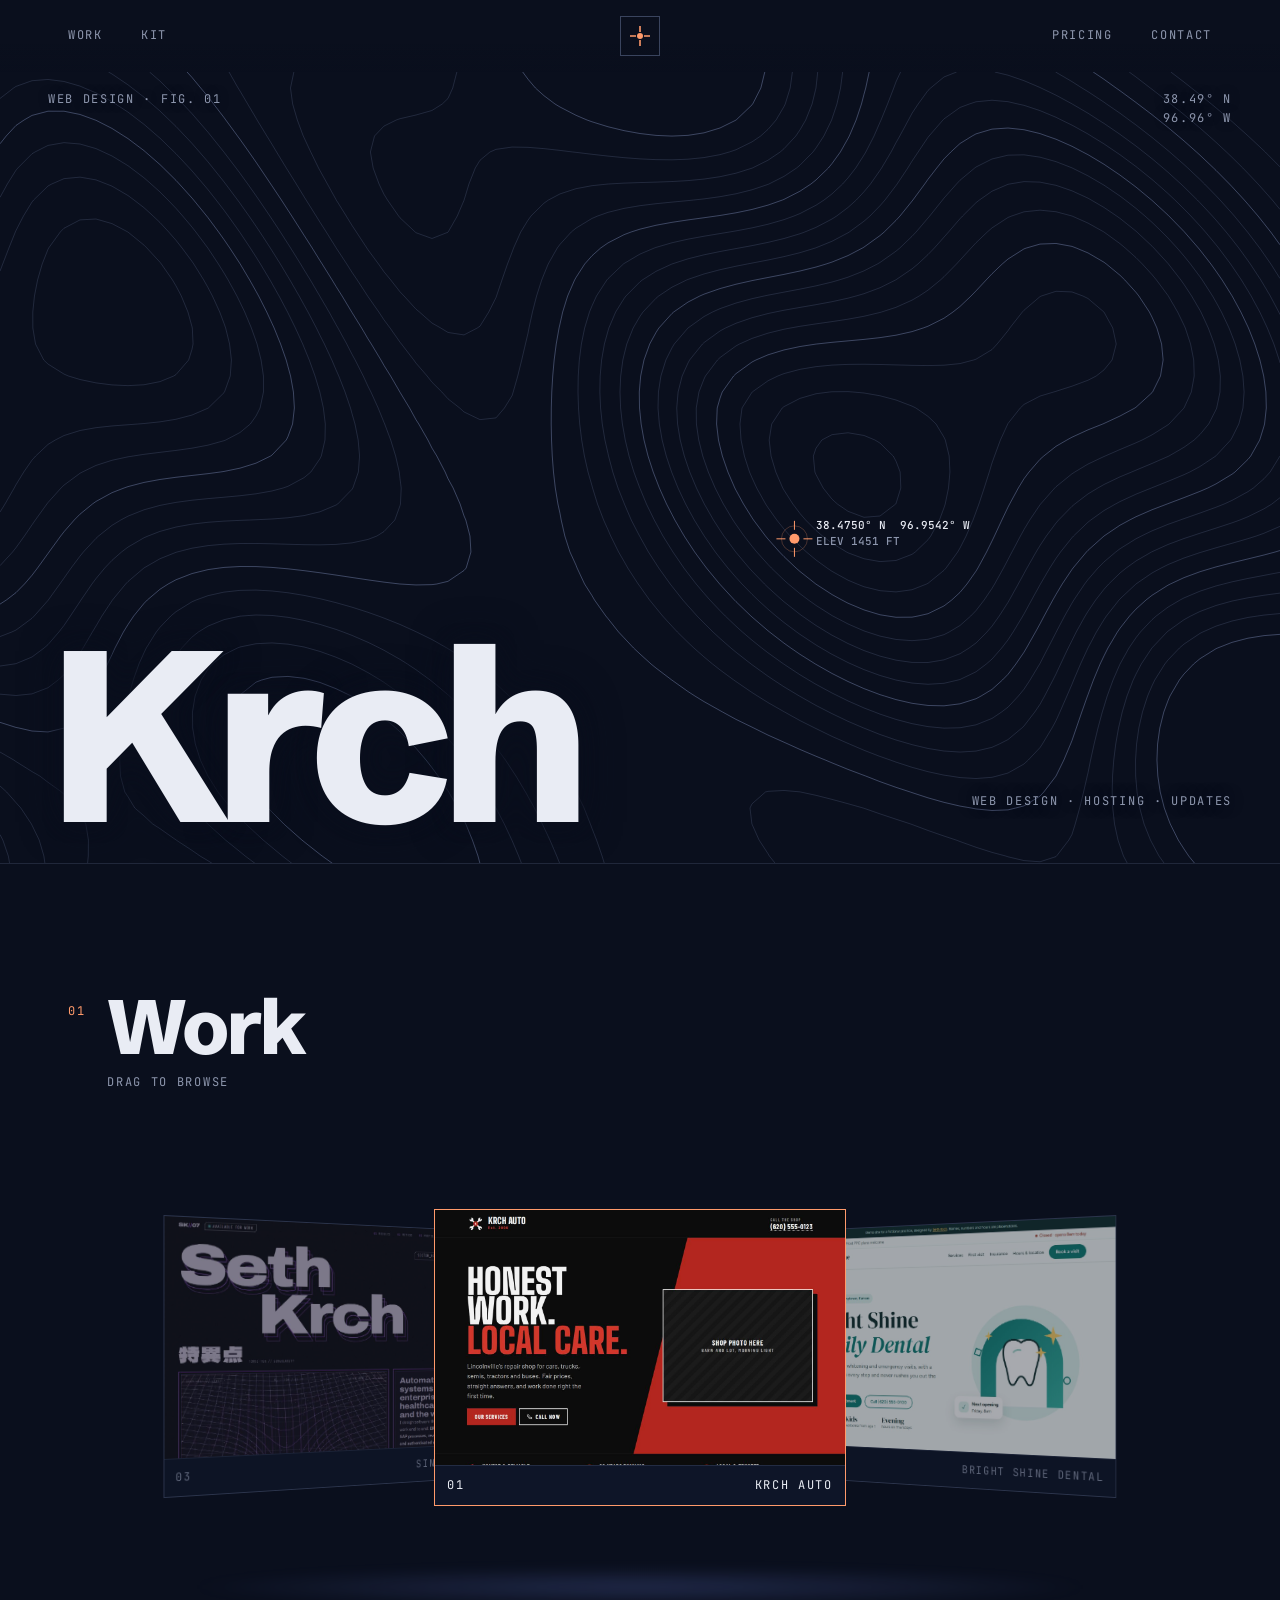
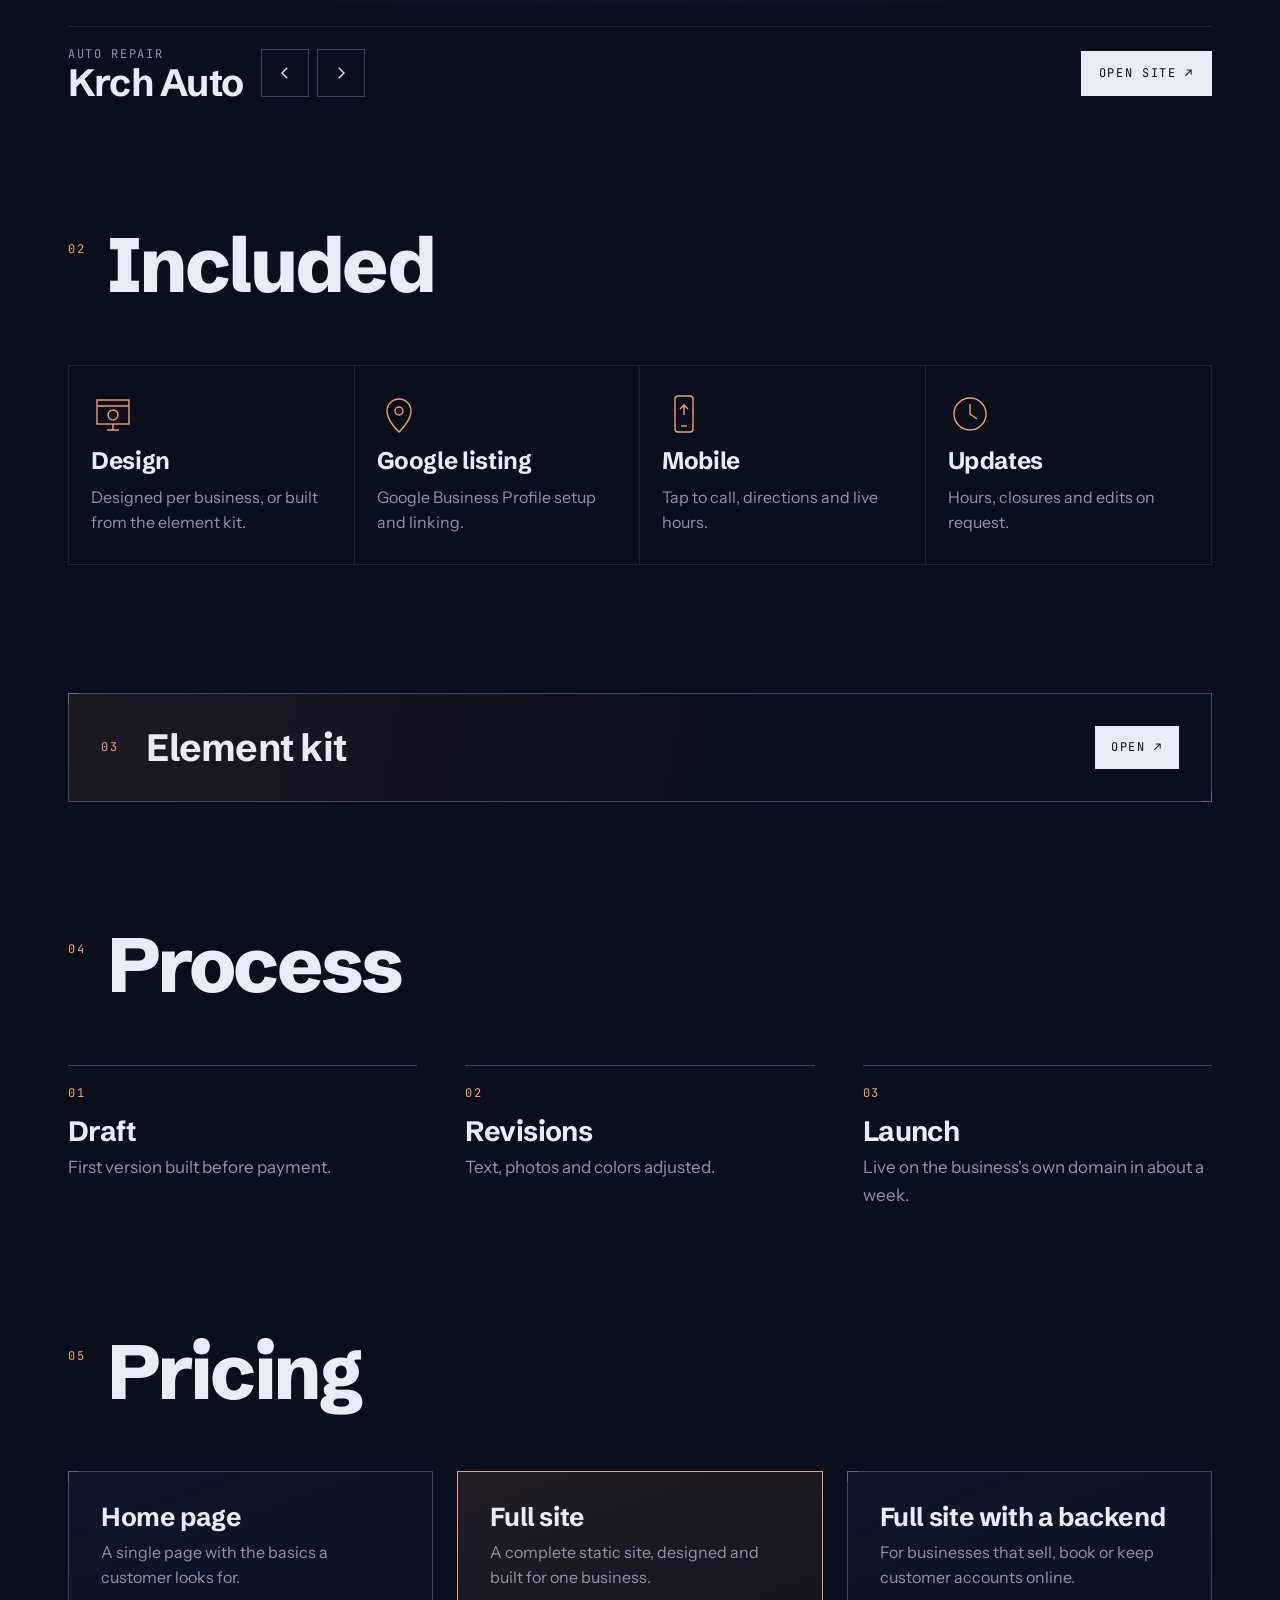
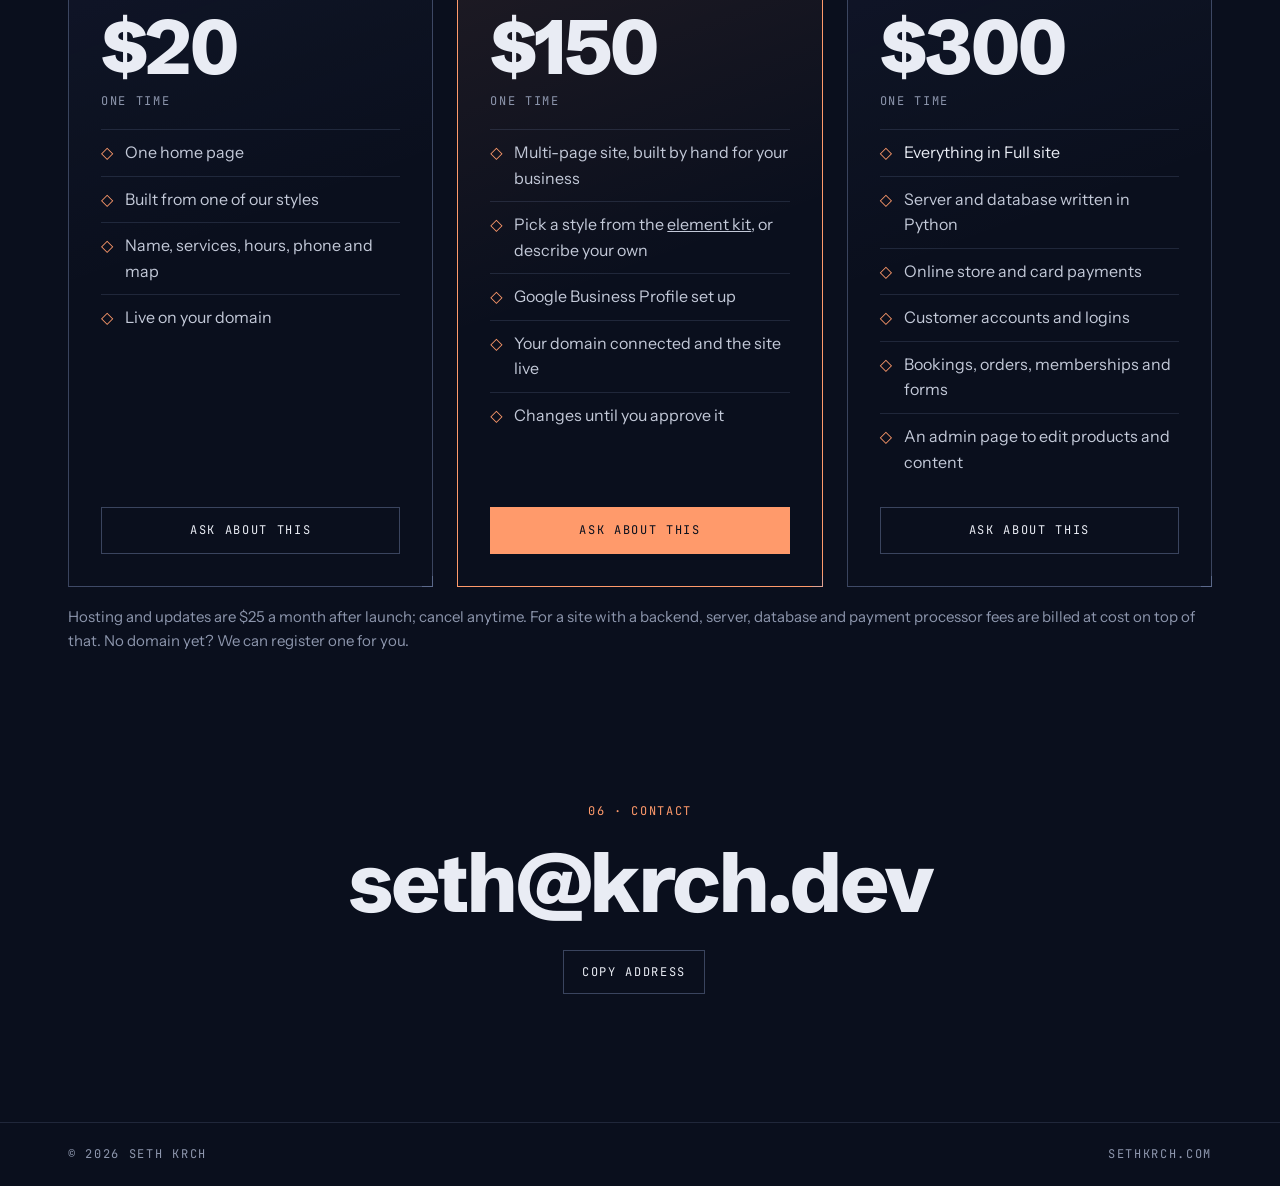
<file: index.html>
<!DOCTYPE html>
<html lang="en">
<head>
<meta charset="UTF-8">
<meta name="viewport" content="width=device-width, initial-scale=1, viewport-fit=cover">
<title>Seth Krch · Web Design</title>
<meta name="description" content="Website design and hosting for small businesses.">
<meta name="theme-color" content="#0a0f1d">
<meta property="og:title" content="Seth Krch · Web Design">
<meta property="og:description" content="Website design and hosting for small businesses.">
<meta property="og:url" content="https://sethkrch.com/">
<meta property="og:type" content="website">
<link rel="preconnect" href="https://fonts.googleapis.com">
<link rel="preconnect" href="https://fonts.gstatic.com" crossorigin>
<link rel="stylesheet" href="https://fonts.googleapis.com/css2?family=Schibsted+Grotesk:wght@400;500;700;800&family=JetBrains+Mono:wght@400;500&family=Instrument+Sans:wght@400;500;600&display=swap">
<link rel="icon" href="data:image/svg+xml,%3Csvg xmlns='http://www.w3.org/2000/svg' viewBox='0 0 64 64'%3E%3Crect width='64' height='64' fill='%230a0f1d'/%3E%3Cpath d='M6 32h16M42 32h16M32 6v16M32 42v16' stroke='%23ff9a6b' stroke-width='5'/%3E%3Ccircle cx='32' cy='32' r='8' fill='%23ff9a6b'/%3E%3C/svg%3E">
<style>
/* Layout: a quiet midnight page. A live topographic map fills the hero with the name set heavy at its foot; the work sits in a 3D ring and everything else in thin-ruled panels. */
:root {
  --bg: #0a0f1d;
  --panel: #0e1528;
  --line: rgb(160 180 230 / .14);
  --line-hi: rgb(160 180 230 / .32);
  --ink: #e9ecf4;
  --dim: #8d96ad;
  --peach: #ff9a6b;
  --blue: #7d94ff;

  --f-display: "Schibsted Grotesk", "Helvetica Neue", Arial, sans-serif;
  --f-mono: "JetBrains Mono", ui-monospace, Menlo, monospace;
  --f-body: "Instrument Sans", system-ui, -apple-system, "Segoe UI", sans-serif;
  --gut: clamp(16px, 4vw, 48px);
  color-scheme: dark;
}
* { box-sizing: border-box; }
html { scroll-behavior: smooth; }
body { margin: 0; background: var(--bg); color: var(--ink); font: 400 17px/1.6 var(--f-body); overflow-x: hidden; }
a { color: inherit; }
:focus-visible { outline: 2px solid var(--peach); outline-offset: 3px; }
.in { max-width: 1240px; margin-inline: auto; padding-inline: var(--gut); }
.mono { font-family: var(--f-mono); font-size: 12px; letter-spacing: .14em; text-transform: uppercase; }

main, header, footer { position: relative; z-index: 1; }

/* crop-mark corners on panels */
.ticks { position: relative; }
.ticks::before, .ticks::after { content: ""; position: absolute; width: 10px; height: 10px; border: 0 solid var(--line-hi); pointer-events: none; }
.ticks::before { top: -1px; left: -1px; border-top-width: 1px; border-left-width: 1px; }
.ticks::after { bottom: -1px; right: -1px; border-bottom-width: 1px; border-right-width: 1px; }

/* ---------- nav ---------- */
.nav { position: sticky; top: env(safe-area-inset-top, 0px); z-index: 20; background: linear-gradient(var(--bg) 60%, rgb(10 15 29 / 0)); }
.nav .in { display: grid; grid-template-columns: 1fr auto 1fr; align-items: center; padding-block: 16px; }
.nav__l, .nav__r { display: flex; gap: clamp(14px, 3vw, 40px); }
.nav__r { justify-content: flex-end; }
.nav a { text-decoration: none; color: var(--dim); transition: color .15s; }
.nav a:hover, .nav a.on { color: var(--peach); }
.mark { display: grid; place-items: center; width: 40px; height: 40px; border: 1px solid var(--line-hi); }
.mark svg { width: 24px; height: 24px; }

/* ---------- hero ---------- */
.hero { position: relative; height: clamp(520px, 88vh, 840px); overflow: hidden; border-bottom: 1px solid var(--line); }
.hero canvas { position: absolute; inset: 0; width: 100%; height: 100%; display: block; }
.hero__copy { position: absolute; left: var(--gut); right: var(--gut); bottom: clamp(24px, 5vh, 56px); display: flex; justify-content: space-between; align-items: flex-end; gap: 20px; flex-wrap: wrap; pointer-events: none; }
.hero h1 { margin: 0 0 -.06em; font: 800 clamp(96px, 19vw, 280px)/.8 var(--f-display); letter-spacing: -.06em; text-shadow: 0 0 40px var(--bg), 0 0 18px var(--bg); }
.hero h1 span { display: block; }
.hero__sub { margin: 0 0 .6em; text-align: right; color: var(--dim); text-shadow: 0 0 14px var(--bg); }
.hero__corner { position: absolute; top: 18px; color: var(--dim); text-shadow: 0 0 10px var(--bg); }
.hero__corner.l { left: var(--gut); }
.hero__corner.r { right: var(--gut); text-align: right; }

/* ---------- section heads ---------- */
.sec { padding-block: clamp(70px, 10vw, 130px); }
.head { display: grid; grid-template-columns: auto 1fr; gap: 10px 22px; align-items: end; margin-bottom: clamp(30px, 5vw, 54px); }
.head__no { color: var(--peach); grid-row: span 2; align-self: start; padding-top: 10px; }
.head h2 { margin: 0; font: 800 clamp(40px, 6vw, 80px)/.92 var(--f-display); letter-spacing: -.035em; text-wrap: balance; }
.head h2 em { font-style: normal; color: var(--peach); }
.head p { margin: 0; color: var(--dim); }

/* ---------- work carousel ---------- */
.stage { position: relative; overflow: hidden; height: clamp(330px, 38vw, 480px); perspective: 1600px; perspective-origin: 50% 40%; touch-action: pan-y; cursor: grab; user-select: none; }
.stage.dragging { cursor: grabbing; }
.ring { position: absolute; left: 50%; top: 44%; width: 0; height: 0; transform-style: preserve-3d; }
.card { will-change: transform; }
.card { position: absolute; width: var(--cw, 340px); left: calc(var(--cw, 340px) / -2); top: calc(var(--cw, 340px) * -0.36); text-decoration: none; background: var(--panel); border: 1px solid var(--line-hi); backface-visibility: hidden; transition: opacity .3s, border-color .2s; }
.card img { display: block; width: 100%; aspect-ratio: 16 / 10; object-fit: cover; object-position: top; border-bottom: 1px solid var(--line); pointer-events: none; }
.card__meta { display: flex; justify-content: space-between; gap: 10px; padding: 10px 12px; color: var(--dim); }
.card.front { border-color: var(--peach); }
.card.front .card__meta { color: var(--ink); }
.stage__floor { position: absolute; left: 10%; right: 10%; bottom: 4%; height: 40px; background: radial-gradient(ellipse at center, rgb(125 148 255 / .2), transparent 70%); filter: blur(6px); }
.now { display: grid; grid-template-columns: auto 1fr auto; gap: 18px; align-items: center; border-top: 1px solid var(--line); padding-top: 18px; }
.now__t { font: 700 clamp(26px, 3vw, 38px)/1 var(--f-display); letter-spacing: -.02em; }
.now__k { color: var(--dim); }
.now__ctrl { display: flex; gap: 8px; }
.iconbtn { width: 48px; height: 48px; display: grid; place-items: center; background: transparent; color: var(--ink); border: 1px solid var(--line-hi); cursor: pointer; transition: border-color .15s, color .15s; }
.iconbtn:hover { border-color: var(--peach); color: var(--peach); }
.iconbtn svg { width: 18px; height: 18px; }
.open { display: inline-flex; align-items: center; gap: 10px; text-decoration: none; padding: 13px 18px; background: var(--ink); color: var(--bg); font-family: var(--f-mono); font-size: 12px; letter-spacing: .14em; text-transform: uppercase; }
.open:hover { background: var(--peach); }

/* ---------- offer ---------- */
.tiles { display: grid; grid-template-columns: repeat(4, minmax(0, 1fr)); border: 1px solid var(--line); }
.tile { padding: 26px 22px 28px; border-right: 1px solid var(--line); display: grid; gap: 12px; align-content: start; }
.tile:last-child { border-right: 0; }
.tile svg { width: 44px; height: 44px; color: var(--peach); }
.tile h3 { margin: 0; font: 700 24px/1.05 var(--f-display); letter-spacing: -.015em; }
.tile p { margin: 0; color: var(--dim); font-size: 16px; }

/* ---------- kit link ---------- */
.kitlink { display: grid; grid-template-columns: auto 1fr auto; gap: 14px 28px; align-items: center; text-decoration: none; border: 1px solid var(--line-hi); padding: clamp(20px, 3vw, 32px); background: linear-gradient(100deg, rgb(255 154 107 / .08), transparent 60%); transition: border-color .2s; }
.kitlink:hover { border-color: var(--peach); }
.kitlink__t { font: 700 clamp(24px, 3vw, 38px)/1.1 var(--f-display); letter-spacing: -.02em; }
.kitlink__t em { font-style: normal; color: var(--dim); }
.kitlink__go { padding: 12px 16px; background: var(--ink); color: var(--bg); }
.kitlink:hover .kitlink__go { background: var(--peach); }
@media (max-width: 760px) { .kitlink { grid-template-columns: 1fr; } .kitlink__go { justify-self: start; } }

/* ---------- process ---------- */
.steps { list-style: none; margin: 0; padding: 0; display: grid; grid-template-columns: repeat(3, minmax(0, 1fr)); gap: var(--gut); counter-reset: s; }
.steps li { counter-increment: s; border-top: 1px solid var(--line-hi); padding-top: 18px; }
.steps li::before { content: "0" counter(s); display: block; font-family: var(--f-mono); font-size: 12px; letter-spacing: .14em; color: var(--peach); margin-bottom: 14px; }
.steps h3 { margin: 0 0 8px; font: 700 28px/1.05 var(--f-display); letter-spacing: -.02em; }
.steps p { margin: 0; color: var(--dim); }

/* ---------- pricing ---------- */
.prices { display: grid; grid-template-columns: repeat(3, minmax(0, 1fr)); gap: clamp(14px, 2vw, 24px); align-items: stretch; }
.price { display: flex; flex-direction: column; border: 1px solid var(--line-hi); padding: clamp(22px, 2.6vw, 32px); background: linear-gradient(160deg, rgb(125 148 255 / .06), transparent 50%); }
.price--mid { border-color: var(--peach); background: linear-gradient(160deg, rgb(255 154 107 / .10), transparent 55%); }
.price h3 { margin: 0; font: 700 26px/1.05 var(--f-display); letter-spacing: -.015em; }
.price__for { margin: 8px 0 0; color: var(--dim); font-size: 16px; min-height: 3.2em; }
.price__amt { font: 800 clamp(54px, 6vw, 80px)/1 var(--f-display); letter-spacing: -.04em; margin: 18px 0 6px; }
.price ul { list-style: none; margin: 18px 0 0; padding: 0; flex: 1; }
.price li { padding: 10px 0 10px 24px; border-top: 1px solid var(--line); color: #c3c9d8; position: relative; font-size: 16px; }
.price li::before { content: "◇"; color: var(--peach); position: absolute; left: 0; }
.price li.inc { color: var(--ink); }
.price__go { margin-top: 22px; display: block; text-align: center; text-decoration: none; padding: 13px 16px; border: 1px solid var(--line-hi); }
.price__go:hover { border-color: var(--peach); color: var(--peach); }
.price--mid .price__go { background: var(--peach); border-color: var(--peach); color: var(--bg); }
.price--mid .price__go:hover { background: var(--ink); border-color: var(--ink); color: var(--bg); }
.fine { color: var(--dim); font-size: 15px; margin-top: 18px; }

/* ---------- contact ---------- */
.contact { text-align: center; }
.contact__mail { display: block; font: 800 clamp(30px, 6.4vw, 96px)/1 var(--f-display); letter-spacing: -.04em; text-decoration: none; overflow-wrap: anywhere; margin: 18px 0 26px; }
.contact__mail:hover { color: var(--peach); }
.contact__row { display: flex; justify-content: center; gap: 12px; flex-wrap: wrap; align-items: center; }
.ghost { background: transparent; color: var(--ink); border: 1px solid var(--line-hi); padding: 13px 18px; cursor: pointer; font-family: var(--f-mono); font-size: 12px; letter-spacing: .14em; text-transform: uppercase; }
.ghost:hover { border-color: var(--peach); color: var(--peach); }

footer { border-top: 1px solid var(--line); color: var(--dim); }
footer .in { display: flex; justify-content: space-between; gap: 12px; flex-wrap: wrap; padding-block: 22px; }

@media (max-width: 900px) {
  .tiles { grid-template-columns: repeat(2, minmax(0, 1fr)); }
  .tile:nth-child(2) { border-right: 0; }
  .tile:nth-child(-n+2) { border-bottom: 1px solid var(--line); }
  .steps, .prices { grid-template-columns: 1fr; }
  .price__for { min-height: 0; }
  .hero__sub { text-align: left; }
  .hero__corner.r { display: none; }
}
@media (max-width: 600px) {
  .nav .in { grid-template-columns: auto 1fr; }
  .nav__l { display: none; }
  .tiles { grid-template-columns: 1fr; }
  .tile { border-right: 0; border-bottom: 1px solid var(--line); }
  .tile:last-child { border-bottom: 0; }
  .now { grid-template-columns: 1fr auto; }
  .now .open { grid-column: 1 / -1; justify-content: center; }
}
@media (prefers-reduced-motion: reduce) { html { scroll-behavior: auto; } * { transition: none !important; } }
</style>
</head>
<body>

<header class="nav mono">
  <div class="in">
    <nav class="nav__l" aria-label="Sections"><a href="#work">Work</a><a href="kit/">Kit</a></nav>
    <a class="mark" href="#top" aria-label="Seth Krch, home">
      <svg viewBox="0 0 24 24" aria-hidden="true"><path d="M2 12h6M16 12h6M12 2v6M12 16v6" stroke="#ff9a6b" stroke-width="1.6"/><circle cx="12" cy="12" r="3" fill="#ff9a6b"/></svg>
    </a>
    <nav class="nav__r" aria-label="More sections"><a href="#pricing">Pricing</a><a href="#contact">Contact</a></nav>
  </div>
</header>

<main id="top">
  <section class="hero" aria-label="Intro">
    <canvas id="topo" role="img" aria-label="Slowly shifting topographic map with an orange location marker"></canvas>
    <span class="hero__corner l mono">Web design · Fig. 01</span>
    <span class="hero__corner r mono">38.49° N<br>96.96° W</span>
    <div class="hero__copy">
      <h1 aria-label="Krch, Seth Krch web design">Krch</h1>
      <p class="hero__sub mono">Web design · Hosting · Updates</p>
    </div>
  </section>

  <section class="sec" id="work" aria-labelledby="work-t">
    <div class="in">
      <div class="head">
        <span class="head__no mono">01</span>
        <h2 id="work-t">Work</h2>
        <p class="mono">Drag to browse</p>
      </div>
      <div class="stage ticks" id="stage">
        <div class="stage__floor" aria-hidden="true"></div>
        <div class="ring" id="ring"></div>
      </div>
      <div class="now">
        <div><div class="now__k mono" id="nowK">Auto repair</div><div class="now__t" id="nowT">Krch Auto</div></div>
        <div class="now__ctrl">
          <button class="iconbtn" id="prev" type="button" aria-label="Previous site"><svg viewBox="0 0 24 24"><path d="M15 5l-7 7 7 7" fill="none" stroke="currentColor" stroke-width="1.8"/></svg></button>
          <button class="iconbtn" id="next" type="button" aria-label="Next site"><svg viewBox="0 0 24 24"><path d="M9 5l7 7-7 7" fill="none" stroke="currentColor" stroke-width="1.8"/></svg></button>
        </div>
        <a class="open" id="openLink" href="work/krch-auto/">Open site ↗</a>
      </div>
    </div>
  </section>

  <section class="sec" id="offer" aria-labelledby="offer-t" style="padding-top:0">
    <div class="in">
      <div class="head">
        <span class="head__no mono">02</span>
        <h2 id="offer-t">Included</h2>
      </div>
      <div class="tiles">
        <div class="tile"><svg viewBox="0 0 44 44" aria-hidden="true"><g fill="none" stroke="currentColor" stroke-width="1.4"><rect x="6" y="8" width="32" height="24"/><path d="M6 14h32M16 38h12M22 32v6"/><circle cx="22" cy="23" r="5"/></g></svg><h3>Design</h3><p>Designed per business, or built from the element kit.</p></div>
        <div class="tile"><svg viewBox="0 0 44 44" aria-hidden="true"><g fill="none" stroke="currentColor" stroke-width="1.4"><path d="M22 40s12-11 12-21a12 12 0 1 0-24 0c0 10 12 21 12 21z"/><circle cx="22" cy="19" r="4"/></g></svg><h3>Google listing</h3><p>Google Business Profile setup and linking.</p></div>
        <div class="tile"><svg viewBox="0 0 44 44" aria-hidden="true"><g fill="none" stroke="currentColor" stroke-width="1.4"><rect x="13" y="4" width="18" height="36" rx="3"/><path d="M19 34h6"/><path d="M18 17l4-4 4 4M22 13v10"/></g></svg><h3>Mobile</h3><p>Tap to call, directions and live hours.</p></div>
        <div class="tile"><svg viewBox="0 0 44 44" aria-hidden="true"><g fill="none" stroke="currentColor" stroke-width="1.4"><circle cx="22" cy="22" r="16"/><path d="M22 12v10l7 5"/></g></svg><h3>Updates</h3><p>Hours, closures and edits on request.</p></div>
      </div>
    </div>
  </section>

  <section class="sec" aria-labelledby="kit-t" style="padding-top:0">
    <div class="in">
      <a class="kitlink ticks" href="kit/">
        <span class="mono" style="color:var(--peach)">03</span>
        <span class="kitlink__t" id="kit-t">Element kit</span>
        <span class="kitlink__go mono">Open ↗</span>
      </a>
    </div>
  </section>

  <section class="sec" id="process" aria-labelledby="process-t" style="padding-top:0">
    <div class="in">
      <div class="head">
        <span class="head__no mono">04</span>
        <h2 id="process-t">Process</h2>
      </div>
      <ol class="steps">
        <li><h3>Draft</h3><p>First version built before payment.</p></li>
        <li><h3>Revisions</h3><p>Text, photos and colors adjusted.</p></li>
        <li><h3>Launch</h3><p>Live on the business's own domain in about a week.</p></li>
      </ol>
    </div>
  </section>

  <section class="sec" id="pricing" aria-labelledby="pricing-t" style="padding-top:0">
    <div class="in">
      <div class="head">
        <span class="head__no mono">05</span>
        <h2 id="pricing-t">Pricing</h2>
      </div>
      <div class="prices">
        <div class="price ticks">
          <h3>Home page</h3>
          <p class="price__for">A single page with the basics a customer looks for.</p>
          <div class="price__amt">$20</div>
          <span class="mono" style="color:var(--dim)">One time</span>
          <ul>
            <li>One home page</li>
            <li>Built from one of our styles</li>
            <li>Name, services, hours, phone and map</li>
            <li>Live on your domain</li>
          </ul>
          <a class="price__go mono" href="mailto:seth@krch.dev?subject=Home%20page">Ask about this</a>
        </div>
        <div class="price price--mid ticks">
          <h3>Full site</h3>
          <p class="price__for">A complete static site, designed and built for one business.</p>
          <div class="price__amt">$150</div>
          <span class="mono" style="color:var(--dim)">One time</span>
          <ul>
            <li>Multi-page site, built by hand for your business</li>
            <li>Pick a style from the <a href="kit/">element kit</a>, or describe your own</li>
            <li>Google Business Profile set up</li>
            <li>Your domain connected and the site live</li>
            <li>Changes until you approve it</li>
          </ul>
          <a class="price__go mono" href="mailto:seth@krch.dev?subject=Full%20site">Ask about this</a>
        </div>
        <div class="price ticks">
          <h3>Full site with a backend</h3>
          <p class="price__for">For businesses that sell, book or keep customer accounts online.</p>
          <div class="price__amt">$300</div>
          <span class="mono" style="color:var(--dim)">One time</span>
          <ul>
            <li class="inc">Everything in Full site</li>
            <li>Server and database written in Python</li>
            <li>Online store and card payments</li>
            <li>Customer accounts and logins</li>
            <li>Bookings, orders, memberships and forms</li>
            <li>An admin page to edit products and content</li>
          </ul>
          <a class="price__go mono" href="mailto:seth@krch.dev?subject=Full%20site%20with%20a%20backend">Ask about this</a>
        </div>
      </div>
      <p class="fine">Hosting and updates are $25 a month after launch; cancel anytime. For a site with a backend, server, database and payment processor fees are billed at cost on top of that. No domain yet? We can register one for you.</p>
    </div>
  </section>

  <section class="sec contact" id="contact" aria-labelledby="contact-t" style="padding-top:0">
    <div class="in">
      <span class="mono" style="color:var(--peach)" id="contact-t">06 · Contact</span>
      <a class="contact__mail" id="mail" href="mailto:seth@krch.dev">seth@krch.dev</a>
      <div class="contact__row">
        <button class="ghost" id="copy" type="button">Copy address</button>
        <span class="mono" style="color:var(--dim)" id="copyNote" aria-live="polite"></span>
      </div>
    </div>
  </section>
</main>

<footer class="mono"><div class="in"><span>© <span id="yr">2026</span> Seth Krch</span><span>sethkrch.com</span></div></footer>

<script>
(() => {
  const reduce = matchMedia("(prefers-reduced-motion: reduce)").matches;
  document.getElementById("yr").textContent = new Date().getFullYear();

  /* ---------- copy email ---------- */
  const note = document.getElementById("copyNote");
  document.getElementById("copy").addEventListener("click", () => {
    const addr = "seth@krch.dev";
    const fallback = () => { const r = document.createRange(); r.selectNodeContents(document.getElementById("mail")); const s = getSelection(); s.removeAllRanges(); s.addRange(r); note.textContent = "Selected. Press copy."; };
    try { navigator.clipboard.writeText(addr).then(() => (note.textContent = "Copied " + addr), fallback); } catch (e) { fallback(); }
  });

  /* ---------- work ring ---------- */
  const WORK = [
    { t: "Krch Auto", k: "Auto repair", img: "work/thumbs/krch-bold.jpg", href: "work/krch-auto/" },
    { t: "Bright Shine Dental", k: "Dental · Demo", img: "work/thumbs/bright-shine.jpg", href: "work/bright-shine/" },
    { t: "Singularity", k: "Developer portfolio", img: "work/thumbs/singularity.jpg", href: "work/singularity/" },
  ];
  const stage = document.getElementById("stage"), ring = document.getElementById("ring");
  const N = WORK.length, STEP = 360 / N;
  const cards = WORK.map((w, i) => {
    const a = document.createElement("a");
    a.className = "card"; a.href = w.href; a.draggable = false;
    a.innerHTML = `<img src="${w.img}" alt="Screenshot of ${w.t}" loading="lazy"><span class="card__meta mono"><span>${String(i + 1).padStart(2, "0")}</span><span>${w.t}</span></span>`;
    ring.appendChild(a); return a;
  });
  let CW = 340, angle = 0, target = 0, vel = 0, dragging = false, moved = 0, idle = 0;
  function layout() {
    const cw = Math.max(220, Math.min(420, stage.clientWidth * .36));
    stage.style.setProperty("--cw", cw + "px");
    CW = cw;
  }
  const frontIndex = () => ((Math.round(-angle / STEP) % N) + N) % N;
  const nowT = document.getElementById("nowT"), nowK = document.getElementById("nowK"), openLink = document.getElementById("openLink");
  let lastFront = -1;
  function render() {
    // cover flow: each card sits at its offset from the current position, wrapping around
    const pos = -angle / STEP, f = frontIndex();
    cards.forEach((c, i) => {
      let off = ((i - pos) % N + N) % N; if (off > N / 2) off -= N;
      const a = Math.abs(off);
      c.style.transform = `translateX(${off * CW * .82}px) translateZ(${-a * CW * .5}px) rotateY(${-Math.sign(off) * Math.min(a, 1) * 38}deg)`;
      c.style.zIndex = String(100 - Math.round(a * 10));
      c.style.opacity = String(Math.max(0, 1 - Math.max(0, a - .6) * .9));
      c.classList.toggle("front", i === f);
      c.tabIndex = i === f ? 0 : -1;
    });
    if (f !== lastFront) { lastFront = f; nowT.textContent = WORK[f].t; nowK.textContent = WORK[f].k; openLink.href = WORK[f].href; }
  }
  const snap = () => (target = Math.round(target / STEP) * STEP);
  function tick() {
    if (!dragging) {
      if (!reduce && idle > 240) target -= .04;          // gentle drift when idle
      angle += (target - angle) * .08;
      if (idle <= 240 || reduce) idle++;
      if (Math.abs(target - angle) < .01 && idle > 240 && !reduce) { /* drifting */ }
    }
    render();
    requestAnimationFrame(tick);
  }
  let startX = 0, startTarget = 0, lastX = 0;
  stage.addEventListener("pointerdown", e => { dragging = true; moved = 0; startX = lastX = e.clientX; startTarget = target; stage.classList.add("dragging"); idle = 0; });
  addEventListener("pointermove", e => { if (!dragging) return; const dx = e.clientX - startX; moved = Math.max(moved, Math.abs(dx)); vel = e.clientX - lastX; lastX = e.clientX; target = startTarget + dx * .25; angle = target; });
  addEventListener("pointerup", () => { if (!dragging) return; dragging = false; stage.classList.remove("dragging"); target += vel * 1.2; snap(); idle = 0; });
  cards.forEach((c, i) => c.addEventListener("click", e => {
    if (moved > 6) { e.preventDefault(); return; }
    if (i !== frontIndex()) { e.preventDefault(); let d = (-i * STEP) - target; d = ((d % 360) + 540) % 360 - 180; target += d; idle = 0; }
  }));
  document.getElementById("prev").addEventListener("click", () => { snap(); target += STEP; idle = 0; });
  document.getElementById("next").addEventListener("click", () => { snap(); target -= STEP; idle = 0; });
  stage.addEventListener("pointerenter", () => (idle = 0));
  addEventListener("resize", layout);
  layout(); render(); requestAnimationFrame(tick);

  /* ---------- hero: live contour map ---------- */
  const cvs = document.getElementById("topo"), ctx = cvs.getContext("2d"), hero = cvs.parentElement;
  const css = n => getComputedStyle(document.documentElement).getPropertyValue(n).trim();
  const C = { ink: css("--ink"), faint: "rgb(160 180 230 / .16)", mid: "rgb(160 180 230 / .34)", dim: css("--dim"), accent: css("--peach") };
  let W = 0, H = 0, dpr = 1;
  const m = { x: null, y: null, on: false };
  hero.addEventListener("pointermove", e => { const r = hero.getBoundingClientRect(); m.x = e.clientX - r.left; m.y = e.clientY - r.top; m.on = true; });
  hero.addEventListener("pointerleave", () => (m.on = false));
  function size() { dpr = Math.min(devicePixelRatio, 2); W = hero.clientWidth; H = hero.clientHeight; cvs.width = W * dpr; cvs.height = H * dpr; ctx.setTransform(dpr, 0, 0, dpr, 0, 0); }
  let ax = null, ay = null;
  function draw(t) {
    ctx.clearRect(0, 0, W, H);
    const cell = W < 700 ? 14 : 16, cols = Math.ceil(W / cell) + 1, rows = Math.ceil(H / cell) + 1;
    const cx = W * (W < 700 ? .5 : .58), cy = H * .42, sz = Math.min(W * (W < 700 ? .46 : .3), H * .36);
    const f = (x, y) => { const u = (x - cx) / 160, v = (y - cy) / 160; return Math.sin(u * 1.1 + t * .05) + Math.cos(v * 1.3 - t * .04) + .7 * Math.sin((u + v) * .9 + t * .07) + .5 * Math.cos(u * 2.1 - v * 1.7) - Math.hypot(u * .6, v * .9) * .35; };
    const g = new Float32Array(cols * rows);
    for (let j = 0; j < rows; j++) for (let i = 0; i < cols; i++) g[j * cols + i] = f(i * cell, j * cell);
    ctx.lineWidth = 1;
    let li = 0;
    for (let L = -2.4; L <= 2.6; L += .32, li++) {
      ctx.strokeStyle = li % 4 === 0 ? C.mid : C.faint; ctx.beginPath();
      for (let j = 0; j < rows - 1; j++) for (let i = 0; i < cols - 1; i++) {
        const a = g[j * cols + i], b = g[j * cols + i + 1], c = g[(j + 1) * cols + i + 1], d = g[(j + 1) * cols + i];
        const idx = (a > L) | ((b > L) << 1) | ((c > L) << 2) | ((d > L) << 3); if (idx === 0 || idx === 15) continue;
        const x = i * cell, y = j * cell, lp = (p, q) => (L - p) / (q - p);
        const T = [x + cell * lp(a, b), y], R = [x + cell, y + cell * lp(b, c)], B = [x + cell * lp(d, c), y + cell], Lf = [x, y + cell * lp(a, d)];
        const sg = { 1: [Lf, T], 2: [T, R], 3: [Lf, R], 4: [R, B], 5: [Lf, T, R, B], 6: [T, B], 7: [Lf, B], 8: [B, Lf], 9: [T, B], 10: [T, R, B, Lf], 11: [R, B], 12: [R, Lf], 13: [T, R], 14: [Lf, T] }[idx];
        for (let k = 0; k < sg.length; k += 2) { ctx.moveTo(sg[k][0], sg[k][1]); ctx.lineTo(sg[k + 1][0], sg[k + 1][1]); }
      }
      ctx.stroke();
    }
    // the marker wanders the terrain, or eases toward the cursor
    let tx = cx + Math.sin(t * .17) * sz * .9, ty = cy + Math.cos(t * .23) * sz * .5;
    if (m.on) { tx = m.x; ty = m.y; }
    ax = ax == null ? tx : ax + (tx - ax) * .05; ay = ay == null ? ty : ay + (ty - ay) * .05;
    ctx.strokeStyle = C.accent;
    ctx.beginPath(); ctx.moveTo(ax - 18, ay); ctx.lineTo(ax - 9, ay); ctx.moveTo(ax + 9, ay); ctx.lineTo(ax + 18, ay); ctx.moveTo(ax, ay - 18); ctx.lineTo(ax, ay - 9); ctx.moveTo(ax, ay + 9); ctx.lineTo(ax, ay + 18); ctx.stroke();
    ctx.fillStyle = C.accent; ctx.beginPath(); ctx.arc(ax, ay, 5, 0, 7); ctx.fill();
    ctx.globalAlpha = .25; ctx.beginPath(); ctx.arc(ax, ay, 13, 0, 7); ctx.stroke(); ctx.globalAlpha = 1;
    ctx.font = "500 11px 'JetBrains Mono', monospace";
    const flip = ax > W - 210, lx = flip ? ax - 22 : ax + 22;
    ctx.textAlign = flip ? "right" : "left";
    ctx.fillStyle = C.ink; ctx.fillText(`${(38.49 + (ay - cy) / -9000).toFixed(4)}° N  ${(96.96 - (ax - cx) / 9000).toFixed(4)}° W`, lx, ay - 10);
    ctx.fillStyle = C.dim; ctx.fillText(`ELEV ${Math.round(1380 + f(ax, ay) * 40)} FT`, lx, ay + 6);
    ctx.textAlign = "left";
  }
  new ResizeObserver(() => { size(); if (reduce) draw(30); }).observe(hero);
  size();
  let visible = true;
  new IntersectionObserver(([e]) => (visible = e.isIntersecting)).observe(hero);
  const t0 = performance.now();
  if (reduce) draw(30);
  else (function loop(now) { if (visible) draw((now - t0) / 1000); requestAnimationFrame(loop); })(t0);
})();
</script>
</body>
</html>
</file>
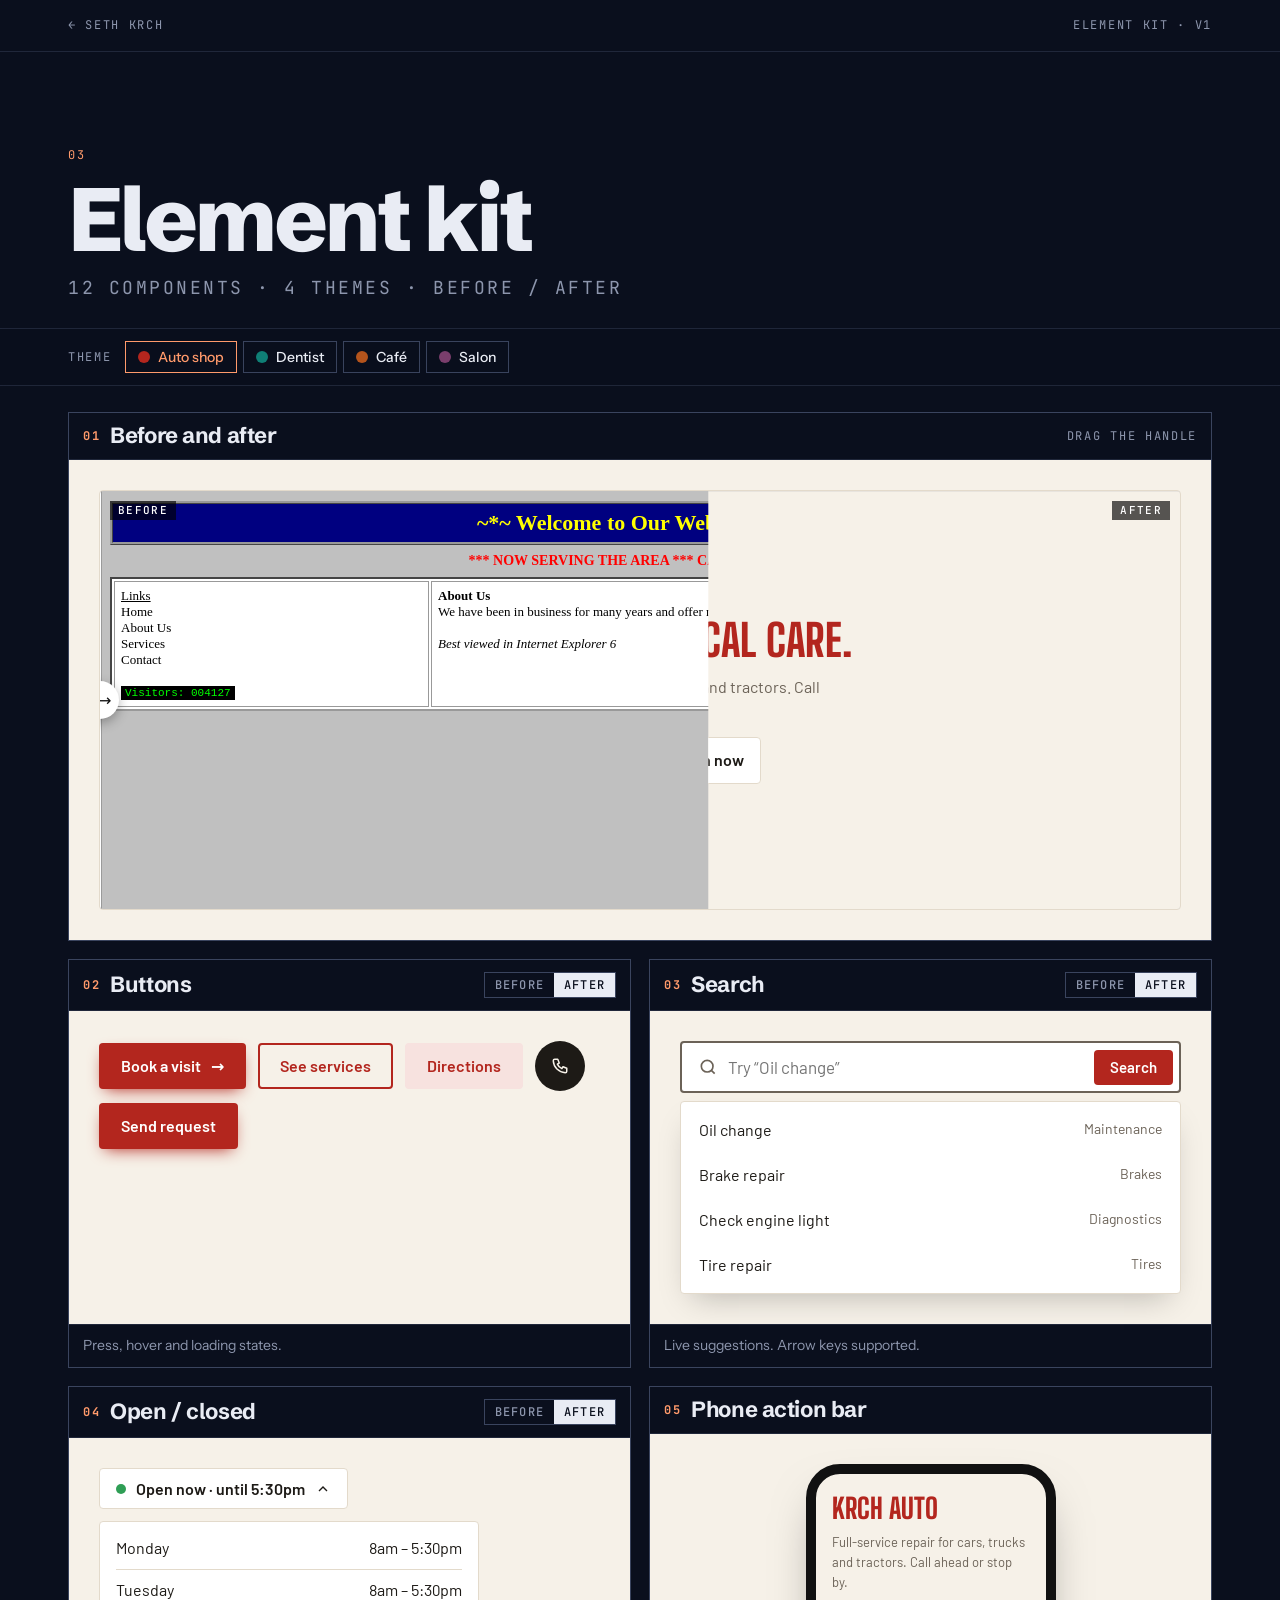
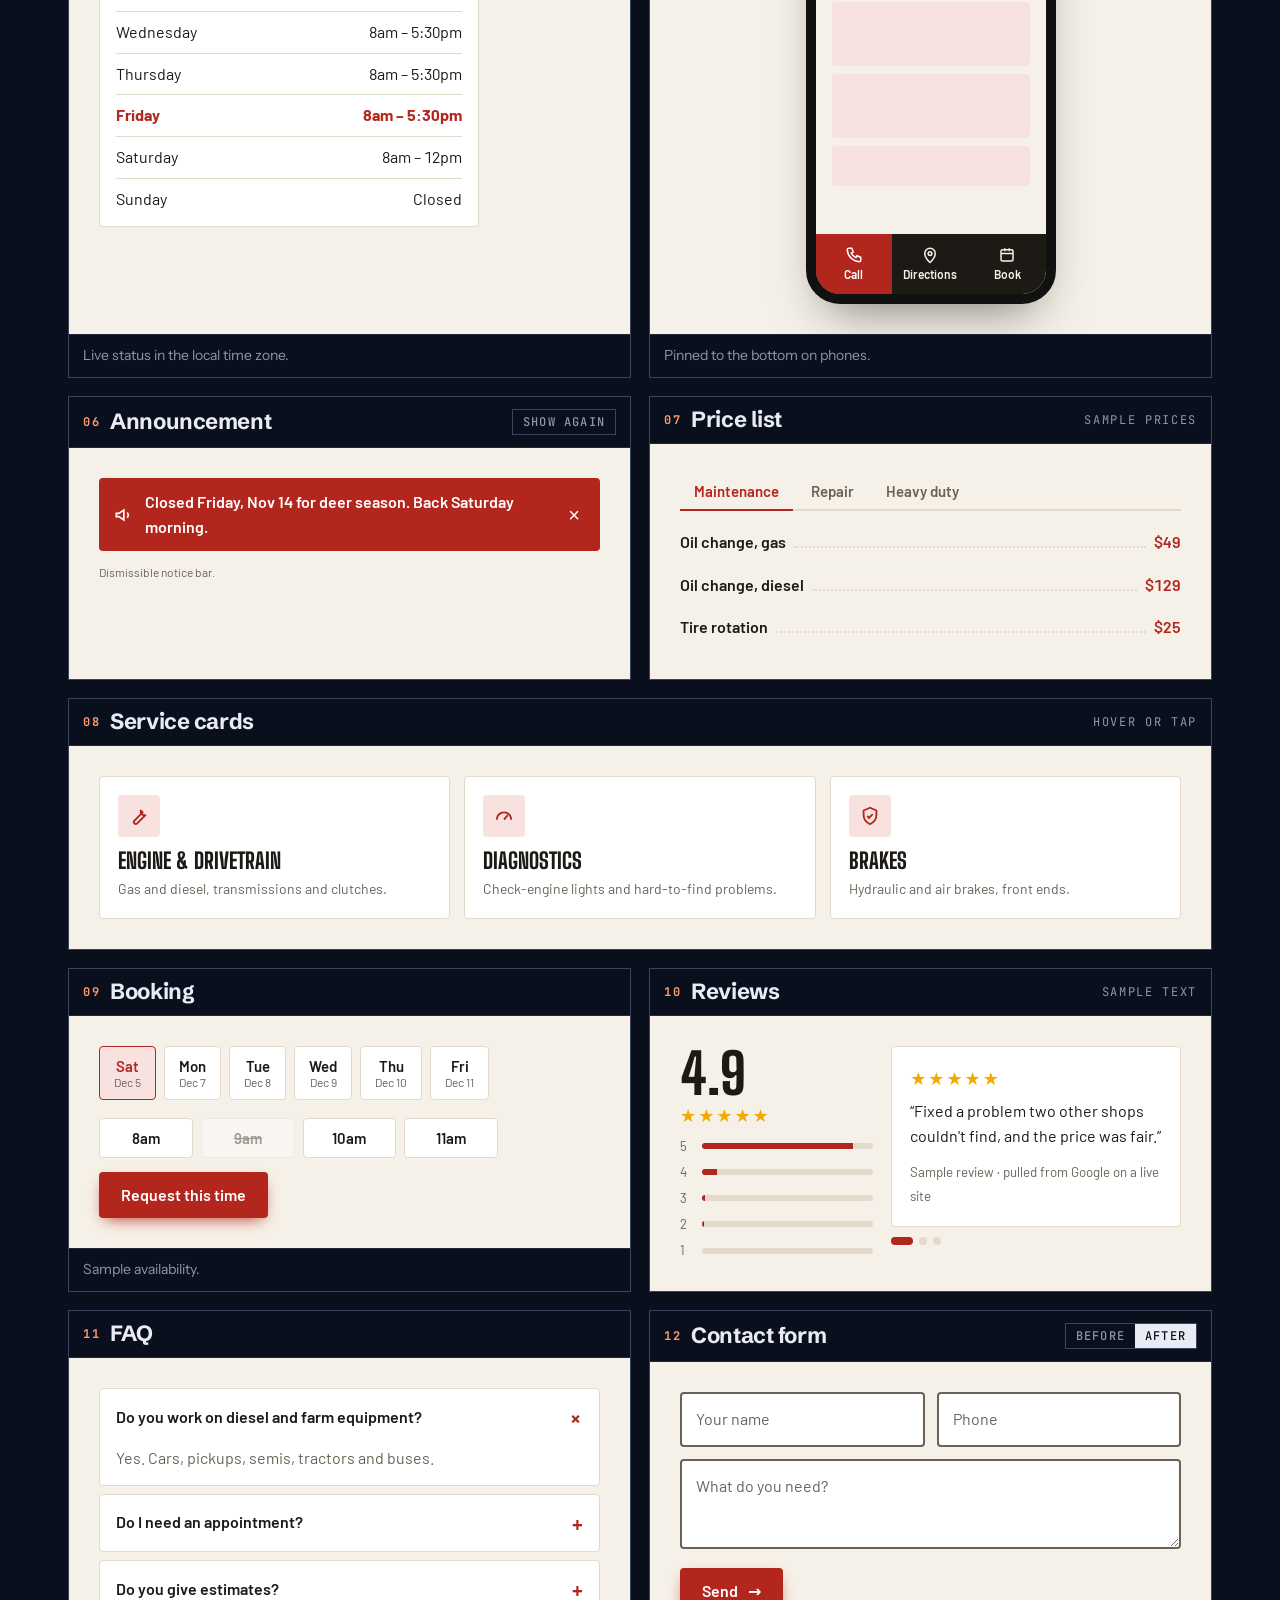
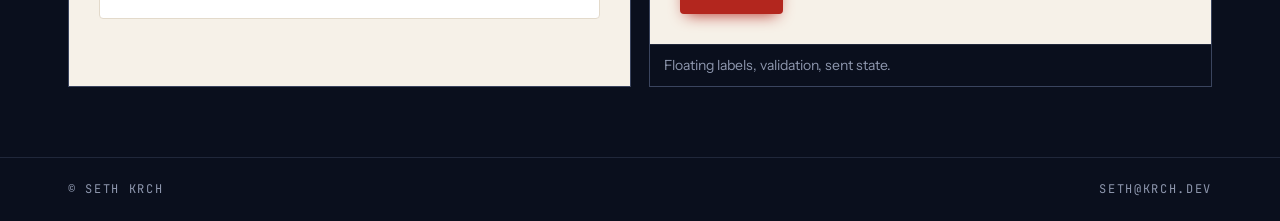
<file: kit/index.html>
<!DOCTYPE html>
<html lang="en">
<head>
<meta charset="UTF-8">
<meta name="viewport" content="width=device-width, initial-scale=1, viewport-fit=cover">
<title>Element Kit · Seth Krch</title>
<meta name="description" content="Website components: buttons, search, hours, booking, forms and more.">
<meta name="theme-color" content="#0a0f1d">
<link rel="preconnect" href="https://fonts.googleapis.com">
<link rel="preconnect" href="https://fonts.gstatic.com" crossorigin>
<link rel="stylesheet" href="https://fonts.googleapis.com/css2?family=Schibsted+Grotesk:wght@500;700;800&family=JetBrains+Mono:wght@400;500&family=Instrument+Sans:wght@400;500;600&family=Big+Shoulders+Display:wght@800&family=Barlow:wght@400;600&family=DM+Serif+Display&family=Figtree:wght@400;600&family=Fraunces:opsz,wght@9..144,600&family=Cormorant+Garamond:wght@600&display=swap">
<link rel="icon" href="data:image/svg+xml,%3Csvg xmlns='http://www.w3.org/2000/svg' viewBox='0 0 64 64'%3E%3Crect width='64' height='64' fill='%230a0f1d'/%3E%3Cpath d='M6 32h16M42 32h16M32 6v16M32 42v16' stroke='%23ff9a6b' stroke-width='5'/%3E%3Ccircle cx='32' cy='32' r='8' fill='%23ff9a6b'/%3E%3C/svg%3E">
<style>
/* Layout: the studio's dark frame around light, themeable specimen panels. Frame tokens stay fixed; panel tokens swap with the theme picker. */
:root {
  --bg: #0a0f1d;
  --line: rgb(160 180 230 / .14);
  --line-hi: rgb(160 180 230 / .32);
  --ink: #e9ecf4;
  --dim: #8d96ad;
  --peach: #ff9a6b;
  --f-display: "Schibsted Grotesk", "Helvetica Neue", Arial, sans-serif;
  --f-mono: "JetBrains Mono", ui-monospace, Menlo, monospace;
  --f-ui: "Instrument Sans", system-ui, -apple-system, "Segoe UI", sans-serif;
  --gut: clamp(16px, 4vw, 48px);
  color-scheme: dark;
}
/* theme tokens for the specimens (auto shop is the default) */
.kit {
  --k-bg: #f6f1e8; --k-surface: #ffffff; --k-ink: #1d1a16; --k-muted: #6b6257; --k-line: #e3dacb;
  --k-accent: #b3261e; --k-accent-ink: #ffffff; --k-soft: #f7e2df;
  --k-radius: 4px; --k-pill: 4px;
  --k-head: "Big Shoulders Display", Impact, sans-serif; --k-head-case: uppercase; --k-head-weight: 800;
  --k-body: "Barlow", system-ui, sans-serif;
}
.kit[data-theme="dental"] { --k-bg: #f4faf8; --k-ink: #12312e; --k-muted: #557571; --k-line: #d3e5e0; --k-accent: #0f7f76; --k-soft: #dcf1ec; --k-radius: 18px; --k-pill: 999px; --k-head: "DM Serif Display", Georgia, serif; --k-head-case: none; --k-head-weight: 400; --k-body: "Figtree", system-ui, sans-serif; }
.kit[data-theme="cafe"] { --k-bg: #fbf5ec; --k-ink: #2b1d14; --k-muted: #6b5646; --k-line: #ead9c4; --k-accent: #b5541c; --k-soft: #f6e1cf; --k-radius: 12px; --k-pill: 12px; --k-head: "Fraunces", Georgia, serif; --k-head-case: none; --k-head-weight: 600; --k-body: "Instrument Sans", system-ui, sans-serif; }
.kit[data-theme="salon"] { --k-bg: #faf6f8; --k-ink: #2a1b26; --k-muted: #7a6573; --k-line: #ead9e3; --k-accent: #7a3e6c; --k-soft: #f1e0ec; --k-radius: 2px; --k-pill: 999px; --k-head: "Cormorant Garamond", Georgia, serif; --k-head-case: none; --k-head-weight: 600; --k-body: "Instrument Sans", system-ui, sans-serif; }

* { box-sizing: border-box; }
body { margin: 0; background: var(--bg); color: var(--ink); font: 400 16px/1.55 var(--f-ui); }
a { color: inherit; }
:focus-visible { outline: 2px solid var(--peach); outline-offset: 3px; }
.kit :focus-visible { outline-color: var(--k-ink); }
.kit .phone__bar :focus-visible { outline-color: var(--k-bg); outline-offset: -4px; }
.in { max-width: 1240px; margin-inline: auto; padding-inline: var(--gut); }
.mono { font-family: var(--f-mono); font-size: 12px; letter-spacing: .14em; text-transform: uppercase; }

/* ---------- frame ---------- */
.top { border-bottom: 1px solid var(--line); }
.top .in { display: flex; justify-content: space-between; align-items: center; gap: 12px; padding-block: 16px; }
.top a { text-decoration: none; color: var(--dim); }
.top a:hover { color: var(--peach); }
.intro { padding-block: clamp(44px, 7vw, 90px) 26px; }
.intro .mono { color: var(--peach); }
.intro h1 { margin: 12px 0 14px; font: 800 clamp(44px, 7vw, 96px)/.92 var(--f-display); letter-spacing: -.04em; }
.intro h1 em { font-style: normal; color: var(--peach); }
.intro p { margin: 0; color: var(--dim); max-width: 56ch; font-size: 18px; }
.picker { position: sticky; top: env(safe-area-inset-top, 0px); z-index: 30; background: rgb(10 15 29 / .92); backdrop-filter: blur(8px); border-block: 1px solid var(--line); }
.picker .in { display: flex; align-items: center; gap: 10px 14px; flex-wrap: wrap; padding-block: 12px; }
.picker .mono { color: var(--dim); }
.chips { display: flex; gap: 6px; flex-wrap: wrap; }
.chips button { display: inline-flex; align-items: center; gap: 8px; background: transparent; color: var(--ink); border: 1px solid var(--line-hi); padding: 8px 12px; cursor: pointer; font: 500 14px/1 var(--f-ui); }
.chips button i { width: 12px; height: 12px; border-radius: 50%; }
.chips button[aria-pressed="true"] { border-color: var(--peach); color: var(--peach); }

.grid { display: grid; grid-template-columns: repeat(2, minmax(0, 1fr)); gap: 18px; padding-block: 26px 70px; }
.spec { border: 1px solid var(--line-hi); display: flex; flex-direction: column; min-width: 0; }
.spec--wide { grid-column: 1 / -1; }
.spec__bar { display: flex; justify-content: space-between; align-items: center; gap: 10px; padding: 12px 14px; border-bottom: 1px solid var(--line); flex-wrap: wrap; }
.spec__bar h2 { margin: 0; font: 700 22px/1 var(--f-display); letter-spacing: -.02em; }
.spec__bar h2 span { font-family: var(--f-mono); font-size: 12px; letter-spacing: .14em; color: var(--peach); margin-right: 10px; vertical-align: 3px; }
.ba { display: inline-flex; border: 1px solid var(--line-hi); }
.ba button { background: transparent; border: 0; color: var(--dim); padding: 6px 10px; cursor: pointer; font: 500 12px/1 var(--f-mono); letter-spacing: .1em; text-transform: uppercase; }
.ba button[aria-pressed="true"] { background: var(--ink); color: var(--bg); }
.spec__note { padding: 10px 14px; border-top: 1px solid var(--line); color: var(--dim); font-size: 14px; }

/* ---------- specimen canvas ---------- */
.kit { background: var(--k-bg); color: var(--k-ink); font-family: var(--k-body); padding: clamp(18px, 3vw, 30px); flex: 1; position: relative; transition: background .3s; }
.kit h3 { font-family: var(--k-head); font-weight: var(--k-head-weight); text-transform: var(--k-head-case); line-height: 1.05; margin: 0; }
.after, .before { display: block; }
.spec[data-view="after"] .before, .spec[data-view="before"] .after { display: none; }

/* buttons */
.row { display: flex; flex-wrap: wrap; gap: 12px; align-items: center; }
.kb { position: relative; display: inline-flex; align-items: center; gap: 10px; border: 2px solid transparent; border-radius: var(--k-pill); padding: 13px 20px; font: 600 16px/1 var(--k-body); cursor: pointer; text-decoration: none; overflow: hidden; transition: transform .12s, background .2s, color .2s, box-shadow .2s; }
.kb:active { transform: scale(.97); }
.kb svg { width: 18px; height: 18px; flex: none; }
.kb--primary { background: var(--k-accent); color: var(--k-accent-ink); box-shadow: 0 6px 16px -6px var(--k-accent); }
.kb--primary:hover { box-shadow: 0 10px 22px -8px var(--k-accent); transform: translateY(-1px); }
.kb--primary .arr { transition: transform .2s; }
.kb--primary:hover .arr { transform: translateX(4px); }
.kb--outline { border-color: var(--k-accent); color: var(--k-accent); background: transparent; }
.kb--outline:hover { background: var(--k-accent); color: var(--k-accent-ink); }
.kb--ghost { background: var(--k-soft); color: var(--k-accent); }
.kb--ghost:hover { filter: brightness(.96); }
.kb--icon { width: 50px; height: 50px; padding: 0; justify-content: center; border-radius: 50%; background: var(--k-ink); color: var(--k-bg); }
.kb .spin { width: 16px; height: 16px; border: 2px solid currentColor; border-right-color: transparent; border-radius: 50%; animation: spin .7s linear infinite; }
@keyframes spin { to { transform: rotate(360deg); } }
.ripple { position: absolute; border-radius: 50%; background: rgb(255 255 255 / .45); transform: scale(0); animation: rip .6s ease-out forwards; pointer-events: none; }
@keyframes rip { to { transform: scale(4); opacity: 0; } }
.old-btn { font: 15px "Times New Roman", serif; padding: 6px 14px; border: 2px outset #c9c9c9; background: linear-gradient(#fdfdfd, #b9b9b9); color: #0000ee; text-decoration: underline; cursor: pointer; text-shadow: 1px 1px 0 #fff; }
.old-btn.blue { background: linear-gradient(#7fb2ff, #1d4fb8); color: #ffff66; border-color: #3a6fd8; text-shadow: 1px 1px 0 #000; font-weight: bold; }

/* search */
.search { position: relative; max-width: 520px; }
.search__field { display: flex; align-items: center; gap: 10px; background: var(--k-surface); border: 2px solid var(--k-muted); border-radius: var(--k-pill); padding: 4px 6px 4px 16px; transition: border-color .2s, box-shadow .2s; }
.search__field:focus-within { border-color: var(--k-accent); box-shadow: 0 0 0 4px var(--k-soft); }
.search__field svg { width: 20px; height: 20px; color: var(--k-muted); flex: none; }
.search input { flex: 1; min-width: 0; border: 0; outline: 0; background: transparent; font: 400 17px/1 var(--k-body); color: var(--k-ink); padding: 10px 0; }
.search__go { border-radius: var(--k-pill); border: 0; background: var(--k-accent); color: var(--k-accent-ink); padding: 10px 16px; font: 600 15px/1 var(--k-body); cursor: pointer; }
.search__list { list-style: none; margin: 8px 0 0; padding: 6px; background: var(--k-surface); border: 1px solid var(--k-line); border-radius: var(--k-radius); box-shadow: 0 14px 30px -12px rgb(0 0 0 / .25); }
.search__list li { padding: 10px 12px; border-radius: calc(var(--k-radius) * .6); cursor: pointer; display: flex; justify-content: space-between; gap: 10px; }
.search__list li span { color: var(--k-muted); font-size: 14px; }
.search__list li mark { background: var(--k-soft); color: var(--k-accent); border-radius: 3px; padding: 0 1px; }
.search__list li[aria-selected="true"], .search__list li:hover { background: var(--k-soft); }
.search__empty { padding: 12px; color: var(--k-muted); }
.old-search { font: 15px "Times New Roman", serif; }
.old-search input { font: 15px "Times New Roman", serif; width: 220px; }

/* hours */
.status { display: inline-flex; align-items: center; gap: 10px; background: var(--k-surface); border: 1px solid var(--k-line); border-radius: var(--k-pill); padding: 10px 16px; font-weight: 600; cursor: pointer; color: var(--k-ink); font-family: var(--k-body); font-size: 16px; }
.status__dot { width: 10px; height: 10px; border-radius: 50%; background: #2f9e55; box-shadow: 0 0 0 0 rgb(47 158 85 / .6); animation: pulse 1.8s infinite; }
.status.closed .status__dot { background: #c2412d; animation: none; }
@keyframes pulse { 70% { box-shadow: 0 0 0 10px rgb(47 158 85 / 0); } 100% { box-shadow: 0 0 0 0 rgb(47 158 85 / 0); } }
.status svg { width: 16px; height: 16px; transition: transform .2s; }
.status[aria-expanded="true"] svg { transform: rotate(180deg); }
.week { margin-top: 12px; max-width: 380px; background: var(--k-surface); border: 1px solid var(--k-line); border-radius: var(--k-radius); padding: 6px 16px; }
.week div { display: flex; justify-content: space-between; padding: 8px 0; border-bottom: 1px solid var(--k-line); font-variant-numeric: tabular-nums; }
.week div:last-child { border-bottom: 0; }
.week .today { font-weight: 700; color: var(--k-accent); }
.old-hours { font: 15px "Times New Roman", serif; }

/* phone mock + action bar */
.phone { width: 250px; height: 440px; margin-inline: auto; border: 10px solid #111; border-radius: 34px; background: var(--k-bg); position: relative; overflow: hidden; box-shadow: 0 24px 50px -20px rgb(0 0 0 / .5); }
.phone__screen { padding: 20px 16px 80px; height: 100%; overflow: hidden; }
.phone__screen h3 { font-size: 28px; margin-bottom: 8px; color: var(--k-accent); }
.phone__screen p { margin: 0 0 10px; font-size: 13px; color: var(--k-muted); }
.phone__screen .blk { height: 64px; border-radius: var(--k-radius); background: var(--k-soft); margin-bottom: 8px; }
.phone__bar { position: absolute; left: 0; right: 0; bottom: 0; display: grid; grid-template-columns: repeat(3, 1fr); background: var(--k-ink); }
.phone__bar button { background: transparent; border: 0; color: var(--k-bg); padding: 12px 4px 14px; display: grid; justify-items: center; gap: 4px; font: 600 12px/1 var(--k-body); cursor: pointer; }
.phone__bar button:first-child { background: var(--k-accent); color: var(--k-accent-ink); }
.phone__bar svg { width: 18px; height: 18px; }
.toast { position: absolute; left: 50%; bottom: 78px; transform: translate(-50%, 20px); opacity: 0; background: var(--k-ink); color: var(--k-bg); border-radius: var(--k-pill); padding: 8px 14px; font-size: 13px; white-space: nowrap; transition: opacity .2s, transform .2s; pointer-events: none; }
.toast.on { opacity: 1; transform: translate(-50%, 0); }

/* service cards */
.svc { display: grid; grid-template-columns: repeat(3, minmax(0, 1fr)); gap: 14px; }
.svc article { background: var(--k-surface); border: 1px solid var(--k-line); border-radius: var(--k-radius); padding: 18px; position: relative; overflow: hidden; transition: transform .2s, box-shadow .2s; }
.svc article::after { content: ""; position: absolute; left: 0; bottom: 0; height: 3px; width: 100%; background: var(--k-accent); transform: scaleX(0); transform-origin: left; transition: transform .3s; }
.svc article:hover { transform: translateY(-4px); box-shadow: 0 14px 28px -14px rgb(0 0 0 / .3); }
.svc article:hover::after { transform: scaleX(1); }
.svc .ic { width: 42px; height: 42px; border-radius: var(--k-radius); background: var(--k-soft); color: var(--k-accent); display: grid; place-items: center; margin-bottom: 12px; }
.svc .ic svg { width: 22px; height: 22px; }
.svc h3 { font-size: 22px; margin-bottom: 6px; }
.svc p { margin: 0; color: var(--k-muted); font-size: 14px; }

/* reviews */
.rev { display: grid; grid-template-columns: minmax(0, 2fr) minmax(0, 3fr); gap: 18px; align-items: start; }
.rev__score { font: var(--k-head-weight) 56px/1 var(--k-head); }
.stars { color: #f2a900; letter-spacing: 2px; font-size: 18px; }
.bars div { display: grid; grid-template-columns: 14px 1fr; gap: 8px; align-items: center; font-size: 13px; color: var(--k-muted); margin-top: 6px; }
.bars span { height: 6px; background: var(--k-line); border-radius: 3px; overflow: hidden; }
.bars span i { display: block; height: 100%; background: var(--k-accent); }
.quote { background: var(--k-surface); border: 1px solid var(--k-line); border-radius: var(--k-radius); padding: 18px; min-height: 150px; }
.quote p { margin: 6px 0 10px; font-size: 16px; transition: opacity .25s; }
.quote small { color: var(--k-muted); }
.dots { display: flex; gap: 6px; margin-top: 10px; }
.dots button { width: 8px; height: 8px; border-radius: 50%; border: 0; background: var(--k-line); cursor: pointer; padding: 0; }
.dots button[aria-current="true"] { background: var(--k-accent); width: 22px; border-radius: 4px; }

/* before/after slider */
.compare { position: relative; height: clamp(300px, 34vw, 420px); max-width: 100%; border-radius: var(--k-radius); overflow: hidden; border: 1px solid var(--k-line); user-select: none; touch-action: pan-y; }
.compare > div { position: absolute; inset: 0; }
.cmp-old { background: #c0c0c0; text-align: center; font: 14px "Times New Roman", serif; color: #000; padding: 10px; }
.cmp-old .t { background: navy; color: yellow; text-align: center; font: bold 22px "Comic Sans MS", cursive; padding: 6px; border: 3px ridge #999; }
.cmp-old marquee, .cmp-old .mq { display: block; color: red; font-weight: bold; margin: 8px 0; }
.cmp-old table { width: 100%; text-align: left; border: 2px inset #999; background: #fff; }
.cmp-old td { border: 1px solid #999; padding: 6px; vertical-align: top; font-size: 13px; }
.cmp-old .ctr { font: 11px monospace; background: #000; color: #0f0; padding: 1px 4px; }
.cmp-new { background: var(--k-bg); padding: clamp(14px, 3vw, 26px); display: grid; align-content: center; justify-items: center; text-align: center; gap: 12px; }
.cmp-new h3 { font-size: clamp(24px, 4vw, 44px); color: var(--k-ink); }
.cmp-new h3 em { font-style: normal; color: var(--k-accent); }
.cmp-new .row { justify-content: center; }
.cmp-new p { margin: 0; color: var(--k-muted); max-width: 40ch; font-size: clamp(13px, 1.4vw, 16px); }
.cmp-new .row .kb { padding: 10px 14px; font-size: 14px; }
.compare .cmp-new { clip-path: inset(0 0 0 var(--split, 50%)); }
.handle { position: absolute; top: 0; bottom: 0; left: var(--split, 50%); width: 2px; margin-left: -1px; background: #fff; box-shadow: 0 0 0 1px rgb(0 0 0 / .2); cursor: ew-resize; }
.handle::after { content: "⟷"; position: absolute; top: 50%; left: 50%; transform: translate(-50%, -50%); width: 38px; height: 38px; border-radius: 50%; background: #fff; color: #111; display: grid; place-items: center; font-size: 16px; box-shadow: 0 4px 12px rgb(0 0 0 / .3); }
.cmp-lbl { position: absolute; top: 10px; padding: 4px 8px; background: rgb(0 0 0 / .65); color: #fff; font: 500 11px/1 var(--f-mono); letter-spacing: .12em; text-transform: uppercase; z-index: 2; }

/* booking */
.days { display: flex; gap: 8px; overflow-x: auto; padding-bottom: 4px; }
.days button, .slots button { flex: none; background: var(--k-surface); border: 1px solid var(--k-line); border-radius: var(--k-radius); padding: 10px 14px; cursor: pointer; font: 600 15px/1.2 var(--k-body); color: var(--k-ink); text-align: center; transition: border-color .15s, background .15s; }
.days button small { display: block; font-weight: 400; color: var(--k-muted); font-size: 12px; }
.days button[aria-pressed="true"], .slots button[aria-pressed="true"] { border-color: var(--k-accent); background: var(--k-soft); color: var(--k-accent); }
.slots { display: grid; grid-template-columns: repeat(auto-fill, minmax(92px, 1fr)); gap: 8px; margin: 14px 0; }
.slots button:disabled { opacity: .4; text-decoration: line-through; cursor: not-allowed; }
.booked { margin-top: 12px; padding: 12px 14px; border-radius: var(--k-radius); background: var(--k-soft); color: var(--k-accent); font-weight: 600; }

/* banner */
.banner { display: flex; align-items: center; gap: 12px; background: var(--k-accent); color: var(--k-accent-ink); border-radius: var(--k-radius); padding: 12px 14px; animation: drop .35s ease-out; }
@keyframes drop { from { transform: translateY(-10px); opacity: 0; } }
.banner svg { width: 20px; height: 20px; flex: none; }
.banner p { margin: 0; flex: 1; font-weight: 600; }
.banner button { background: transparent; border: 0; color: inherit; font-size: 20px; line-height: 1; cursor: pointer; padding: 4px 6px; }

/* faq */
.faq { background: var(--k-surface); border: 1px solid var(--k-line); border-radius: var(--k-radius); }
.faq + .faq { margin-top: 8px; }
.faq button { width: 100%; display: flex; justify-content: space-between; gap: 12px; align-items: center; background: transparent; border: 0; padding: 14px 16px; font: 600 16px/1.3 var(--k-body); color: var(--k-ink); cursor: pointer; text-align: left; }
.faq button i { font-style: normal; color: var(--k-accent); font-size: 22px; transition: transform .25s; }
.faq button[aria-expanded="true"] i { transform: rotate(45deg); }
.faq__a { display: grid; grid-template-rows: 0fr; transition: grid-template-rows .3s ease; }
.faq__a > div { overflow: hidden; }
.faq__a p { margin: 0; padding: 0 16px 14px; color: var(--k-muted); }
.faq button[aria-expanded="true"] + .faq__a { grid-template-rows: 1fr; }

/* form */
.kform { display: grid; grid-template-columns: 1fr 1fr; gap: 12px; }
.fl { position: relative; }
.fl.full { grid-column: 1 / -1; }
.fl input, .fl textarea { width: 100%; font: 400 16px/1.3 var(--k-body); color: var(--k-ink); background: var(--k-surface); border: 2px solid var(--k-muted); border-radius: var(--k-radius); padding: 22px 14px 8px; outline: 0; transition: border-color .2s; }
.fl textarea { min-height: 90px; resize: vertical; }
.fl label { position: absolute; left: 16px; top: 15px; color: var(--k-muted); pointer-events: none; transition: all .15s; font-size: 16px; }
.fl input:focus, .fl textarea:focus { border-color: var(--k-accent); }
.fl input:focus + label, .fl input:not(:placeholder-shown) + label, .fl textarea:focus + label, .fl textarea:not(:placeholder-shown) + label { top: 6px; font-size: 12px; color: var(--k-accent); }
.fl.bad input { border-color: #c2412d; }
.fl .err { display: none; color: #c2412d; font-size: 13px; margin-top: 4px; }
.fl.bad .err { display: block; }
.sent { text-align: center; padding: 24px; background: var(--k-surface); border: 1px solid var(--k-line); border-radius: var(--k-radius); }
.sent .tick { width: 54px; height: 54px; border-radius: 50%; background: var(--k-accent); color: var(--k-accent-ink); display: grid; place-items: center; margin: 0 auto 10px; font-size: 26px; animation: pop .4s cubic-bezier(.2,1.6,.4,1); }
@keyframes pop { from { transform: scale(0); } }
.old-form { font: 15px "Times New Roman", serif; }
.old-form td { padding: 3px; }

/* price list */
.tabs { display: flex; gap: 4px; border-bottom: 2px solid var(--k-line); margin-bottom: 10px; flex-wrap: wrap; }
.tabs button { background: transparent; border: 0; padding: 10px 14px; margin-bottom: -2px; border-bottom: 2px solid transparent; font: 600 15px/1 var(--k-body); color: var(--k-muted); cursor: pointer; }
.tabs button[aria-selected="true"] { color: var(--k-accent); border-bottom-color: var(--k-accent); }
.prices div { display: flex; align-items: baseline; gap: 8px; padding: 9px 0; }
.prices div::after { content: ""; order: 1; flex: 1; border-bottom: 2px dotted var(--k-line); }
.prices b { font-weight: 600; }
.prices span { order: 2; font-variant-numeric: tabular-nums; color: var(--k-accent); font-weight: 600; }
.kit .tag { font-size: 12px; color: var(--k-muted); }

.foot { border-top: 1px solid var(--line); color: var(--dim); }
.foot .in { display: flex; justify-content: space-between; gap: 12px; flex-wrap: wrap; padding-block: 22px; }

@media (max-width: 860px) {
  .grid { grid-template-columns: 1fr; }
  .svc { grid-template-columns: 1fr; }
  .rev { grid-template-columns: 1fr; }
}
@media (max-width: 520px) { .kform { grid-template-columns: 1fr; } }
@media (prefers-reduced-motion: reduce) { *, *::before, *::after { animation: none !important; transition: none !important; } }
</style>
</head>
<body>
<header class="top mono"><div class="in"><a href="../">← Seth Krch</a><span style="color:var(--dim)">Element kit · v1</span></div></header>

<section class="intro"><div class="in">
  <span class="mono">03</span>
  <h1>Element kit</h1>
  <p class="mono" style="color:var(--dim)">12 components · 4 themes · Before / after</p>
</div></section>

<div class="picker" role="region" aria-label="Theme">
  <div class="in">
    <span class="mono">Theme</span>
    <div class="chips" role="group" aria-label="Business type">
      <button type="button" data-theme="auto" aria-pressed="true"><i style="background:#b3261e"></i>Auto shop</button>
      <button type="button" data-theme="dental" aria-pressed="false"><i style="background:#0f7f76"></i>Dentist</button>
      <button type="button" data-theme="cafe" aria-pressed="false"><i style="background:#b5541c"></i>Café</button>
      <button type="button" data-theme="salon" aria-pressed="false"><i style="background:#7a3e6c"></i>Salon</button>
    </div>
  </div>
</div>

<main class="in grid" id="grid">

  <!-- 01 before/after slider -->
  <section class="spec spec--wide" aria-labelledby="h-compare">
    <div class="spec__bar"><h2 id="h-compare"><span>01</span>Before and after</h2><span class="mono" style="color:var(--dim)">Drag the handle</span></div>
    <div class="kit">
      <div class="compare" id="compare">
        <div class="cmp-old" aria-hidden="true">
          <div class="t">~*~ Welcome to Our Website!! ~*~</div>
          <span class="mq">*** NOW SERVING THE AREA *** CALL TODAY ***</span>
          <table><tr><td width="30%"><u>Links</u><br>Home<br>About Us<br>Services<br>Contact<br><br><span class="ctr">Visitors: 004127</span></td><td><b>About Us</b><br>We have been in business for many years and offer many services to our customers. Please call for more information. Hours may vary.<br><br><i>Best viewed in Internet Explorer 6</i></td></tr></table>
        </div>
        <div class="cmp-new">
          <h3 data-k="headline">Honest work. <em>Local care.</em></h3>
          <p data-k="sub">Full-service repair for cars, trucks and tractors. Call ahead or stop by.</p>
          <div class="row"><a class="kb kb--primary" href="#h-compare">Call now <span class="arr">→</span></a><span class="status" style="cursor:default"><span class="status__dot"></span><span data-status-short>Open now</span></span></div>
        </div>
        <span class="cmp-lbl" style="left:10px">Before</span><span class="cmp-lbl" style="right:10px">After</span>
        <div class="handle" id="handle" role="slider" tabindex="0" aria-label="Compare before and after" aria-valuemin="0" aria-valuemax="100" aria-valuenow="50"></div>
      </div>
    </div>
  </section>

  <!-- 02 buttons -->
  <section class="spec" data-view="after" aria-labelledby="h-btn">
    <div class="spec__bar"><h2 id="h-btn"><span>02</span>Buttons</h2><div class="ba" role="group" aria-label="Before or after"><button type="button" aria-pressed="false" data-ba="before">Before</button><button type="button" aria-pressed="true" data-ba="after">After</button></div></div>
    <div class="kit">
      <div class="after"><div class="row">
        <button class="kb kb--primary" type="button" data-ripple>Book a visit <span class="arr">→</span></button>
        <button class="kb kb--outline" type="button" data-ripple>See services</button>
        <button class="kb kb--ghost" type="button" data-ripple>Directions</button>
        <button class="kb kb--icon" type="button" aria-label="Call" data-ripple><svg viewBox="0 0 24 24"><path d="M5 3h4l2 5-2.5 1.5a11 11 0 0 0 6 6L16 13l5 2v4a2 2 0 0 1-2 2A17 17 0 0 1 3 5a2 2 0 0 1 2-2z" fill="none" stroke="currentColor" stroke-width="2" stroke-linejoin="round"/></svg></button>
        <button class="kb kb--primary" type="button" id="sendBtn">Send request</button>
      </div></div>
      <div class="before"><div class="row"><button class="old-btn" type="button">Click Here!!</button><button class="old-btn blue" type="button">SUBMIT</button><button class="old-btn" type="button">Contact Us</button></div></div>
    </div>
    <div class="spec__note">Press, hover and loading states.</div>
  </section>

  <!-- 03 search -->
  <section class="spec" data-view="after" aria-labelledby="h-search">
    <div class="spec__bar"><h2 id="h-search"><span>03</span>Search</h2><div class="ba" role="group" aria-label="Before or after"><button type="button" aria-pressed="false" data-ba="before">Before</button><button type="button" aria-pressed="true" data-ba="after">After</button></div></div>
    <div class="kit">
      <div class="after">
        <div class="search">
          <div class="search__field"><svg viewBox="0 0 24 24" aria-hidden="true"><g fill="none" stroke="currentColor" stroke-width="2"><circle cx="11" cy="11" r="7"/><path d="M20 20l-4-4"/></g></svg><input id="q" type="search" autocomplete="off" aria-label="Search services" aria-controls="qList"><button class="search__go" type="button">Search</button></div>
          <ul class="search__list" id="qList" role="listbox" aria-label="Matching services"></ul>
        </div>
      </div>
      <div class="before"><div class="old-search">Search: <input type="text" aria-label="Old search"> <input type="button" value="Go"></div></div>
    </div>
    <div class="spec__note">Live suggestions. Arrow keys supported.</div>
  </section>

  <!-- 04 hours -->
  <section class="spec" data-view="after" aria-labelledby="h-hours">
    <div class="spec__bar"><h2 id="h-hours"><span>04</span>Open / closed</h2><div class="ba" role="group" aria-label="Before or after"><button type="button" aria-pressed="false" data-ba="before">Before</button><button type="button" aria-pressed="true" data-ba="after">After</button></div></div>
    <div class="kit">
      <div class="after">
        <button class="status" id="statusBtn" type="button" aria-expanded="true" aria-controls="week"><span class="status__dot"></span><span id="statusText">Open now</span><svg viewBox="0 0 24 24" aria-hidden="true"><path d="M6 9l6 6 6-6" fill="none" stroke="currentColor" stroke-width="2"/></svg></button>
        <div class="week" id="week"></div>
      </div>
      <div class="before"><p class="old-hours"><b>Hours:</b> M-F 8-5, Sat 8-12 (call to confirm, hours may change)</p></div>
    </div>
    <div class="spec__note">Live status in the local time zone.</div>
  </section>

  <!-- 05 action bar -->
  <section class="spec" aria-labelledby="h-bar">
    <div class="spec__bar"><h2 id="h-bar"><span>05</span>Phone action bar</h2></div>
    <div class="kit" style="display:grid;place-items:center">
      <div class="phone">
        <div class="phone__screen"><h3 data-k="name">Krch Auto</h3><p data-k="sub">Full-service repair for cars, trucks and tractors.</p><div class="blk"></div><div class="blk"></div><div class="blk" style="height:40px"></div></div>
        <div class="toast" id="toast" role="status">Calling… (demo)</div>
        <div class="phone__bar">
          <button type="button" data-toast="Calling… (demo)"><svg viewBox="0 0 24 24" aria-hidden="true"><path d="M5 3h4l2 5-2.5 1.5a11 11 0 0 0 6 6L16 13l5 2v4a2 2 0 0 1-2 2A17 17 0 0 1 3 5a2 2 0 0 1 2-2z" fill="none" stroke="currentColor" stroke-width="2"/></svg>Call</button>
          <button type="button" data-toast="Opening Maps… (demo)"><svg viewBox="0 0 24 24" aria-hidden="true"><g fill="none" stroke="currentColor" stroke-width="2"><path d="M12 22s7-6.5 7-12a7 7 0 1 0-14 0c0 5.5 7 12 7 12z"/><circle cx="12" cy="10" r="2.5"/></g></svg>Directions</button>
          <button type="button" data-toast="Opening booking… (demo)"><svg viewBox="0 0 24 24" aria-hidden="true"><g fill="none" stroke="currentColor" stroke-width="2"><rect x="4" y="5" width="16" height="15" rx="2"/><path d="M4 10h16M9 3v4M15 3v4"/></g></svg>Book</button>
        </div>
      </div>
    </div>
    <div class="spec__note">Pinned to the bottom on phones.</div>
  </section>

  <!-- 06 announcement -->
  <section class="spec" aria-labelledby="h-banner">
    <div class="spec__bar"><h2 id="h-banner"><span>06</span>Announcement</h2><button class="ba" type="button" id="bannerReset" style="padding:6px 10px;color:var(--dim);background:transparent;cursor:pointer;font:500 12px/1 var(--f-mono);letter-spacing:.1em;text-transform:uppercase">Show again</button></div>
    <div class="kit" style="min-height:140px">
      <div class="banner" id="banner" role="status">
        <svg viewBox="0 0 24 24" aria-hidden="true"><g fill="none" stroke="currentColor" stroke-width="2"><path d="M4 10v4h3l6 4V6L7 10z"/><path d="M17 9a4 4 0 0 1 0 6"/></g></svg>
        <p data-k="notice">Closed Friday, Nov 14 for deer season. Back Saturday morning.</p>
        <button type="button" id="bannerX" aria-label="Dismiss">×</button>
      </div>
      <p class="tag" style="margin-top:12px">Dismissible notice bar.</p>
    </div>
  </section>

  <!-- 12 price list -->
  <section class="spec" aria-labelledby="h-price">
    <div class="spec__bar"><h2 id="h-price"><span>07</span>Price list</h2><span class="mono" style="color:var(--dim)">Sample prices</span></div>
    <div class="kit">
      <div class="tabs" id="tabs" role="tablist" aria-label="Categories"></div>
      <div class="prices" id="prices" role="tabpanel"></div>
    </div>
  </section>

  <!-- 07 services -->
  <section class="spec spec--wide" aria-labelledby="h-svc">
    <div class="spec__bar"><h2 id="h-svc"><span>08</span>Service cards</h2><span class="mono" style="color:var(--dim)">Hover or tap</span></div>
    <div class="kit"><div class="svc" id="svc"></div></div>
  </section>

  <!-- 08 booking -->
  <section class="spec" aria-labelledby="h-book">
    <div class="spec__bar"><h2 id="h-book"><span>09</span>Booking</h2></div>
    <div class="kit">
      <div class="days" id="days" role="group" aria-label="Day"></div>
      <div class="slots" id="slots" role="group" aria-label="Time"></div>
      <button class="kb kb--primary" type="button" id="bookBtn">Request this time</button>
      <div class="booked" id="booked" role="status" hidden></div>
    </div>
    <div class="spec__note">Sample availability.</div>
  </section>

  <!-- 09 reviews -->
  <section class="spec" aria-labelledby="h-rev">
    <div class="spec__bar"><h2 id="h-rev"><span>10</span>Reviews</h2><span class="mono" style="color:var(--dim)">Sample text</span></div>
    <div class="kit">
      <div class="rev">
        <div>
          <div class="rev__score">4.9</div>
          <div class="stars" role="img" aria-label="4.9 out of 5">★★★★★</div>
          <div class="bars" aria-hidden="true"><div>5<span><i style="width:88%"></i></span></div><div>4<span><i style="width:9%"></i></span></div><div>3<span><i style="width:2%"></i></span></div><div>2<span><i style="width:1%"></i></span></div><div>1<span><i style="width:0"></i></span></div></div>
        </div>
        <div>
          <div class="quote"><div class="stars" aria-hidden="true">★★★★★</div><p id="quoteText"></p><small>Sample review · pulled from Google on a live site</small></div>
          <div class="dots" id="dots"></div>
        </div>
      </div>
    </div>
  </section>

  <!-- 10 faq -->
  <section class="spec" aria-labelledby="h-faq">
    <div class="spec__bar"><h2 id="h-faq"><span>11</span>FAQ</h2></div>
    <div class="kit" id="faq"></div>
  </section>

  <!-- 11 contact form -->
  <section class="spec" data-view="after" aria-labelledby="h-form">
    <div class="spec__bar"><h2 id="h-form"><span>12</span>Contact form</h2><div class="ba" role="group" aria-label="Before or after"><button type="button" aria-pressed="false" data-ba="before">Before</button><button type="button" aria-pressed="true" data-ba="after">After</button></div></div>
    <div class="kit">
      <div class="after">
        <form class="kform" id="kform" novalidate>
          <div class="fl"><input id="kf-name" placeholder=" " required><label for="kf-name">Your name</label><div class="err">Add your name.</div></div>
          <div class="fl"><input id="kf-phone" type="tel" placeholder=" " required pattern="[0-9()\-\s.+]{10,}"><label for="kf-phone">Phone</label><div class="err">Enter a 10-digit number.</div></div>
          <div class="fl full"><textarea id="kf-msg" placeholder=" "></textarea><label for="kf-msg">What do you need?</label></div>
          <button class="kb kb--primary" type="submit" style="justify-self:start">Send <span class="arr">→</span></button>
        </form>
        <div class="sent" id="sent" hidden><div class="tick">✓</div><h3 style="font-size:24px">Thanks, we got it</h3><p style="margin:6px 0 12px;color:var(--k-muted)">Demo only. Nothing was sent.</p><button class="kb kb--ghost" type="button" id="again">Send another</button></div>
      </div>
      <div class="before"><table class="old-form"><tr><td>Name:</td><td><input aria-label="Old name"></td></tr><tr><td>Phone:</td><td><input aria-label="Old phone"></td></tr><tr><td>Message:</td><td><textarea aria-label="Old message"></textarea></td></tr><tr><td></td><td><input type="button" value="Submit"> <input type="button" value="Reset"></td></tr></table></div>
    </div>
    <div class="spec__note">Floating labels, validation, sent state.</div>
  </section>

</main>

<footer class="foot mono"><div class="in"><span>© Seth Krch</span><span>seth@krch.dev</span></div></footer>

<script>
(() => {
  const reduce = matchMedia("(prefers-reduced-motion: reduce)").matches;
  const $ = s => document.querySelector(s), $$ = s => [...document.querySelectorAll(s)];
  const ICONS = {
    wrench: '<path d="M14 6a4 4 0 0 0 5 5l-9 9a2 2 0 0 1-3-3l9-9a4 4 0 0 0-2-2z" fill="none" stroke="currentColor" stroke-width="2" stroke-linejoin="round"/>',
    gauge: '<g fill="none" stroke="currentColor" stroke-width="2"><path d="M4 16a8 8 0 1 1 16 0"/><path d="M12 16l4-5"/></g>',
    shield: '<g fill="none" stroke="currentColor" stroke-width="2"><path d="M12 3 5 6v5c0 5 3 8 7 10 4-2 7-5 7-10V6z"/><path d="m9 12 2 2 4-4"/></g>',
    tooth: '<path d="M12 5c-3-2-7-1-8 2s0 7 1 10 1 5 3 5 2-4 4-4 2 4 4 4 2-2 3-5 2-7 1-10-5-4-8-2z" fill="none" stroke="currentColor" stroke-width="2" stroke-linejoin="round"/>',
    spark: '<path d="M12 3l2 7 7 2-7 2-2 7-2-7-7-2 7-2z" fill="none" stroke="currentColor" stroke-width="2" stroke-linejoin="round"/>',
    heart: '<path d="M12 20s-7-4.5-7-10a4 4 0 0 1 7-2.5A4 4 0 0 1 19 10c0 5.5-7 10-7 10z" fill="none" stroke="currentColor" stroke-width="2"/>',
    cup: '<g fill="none" stroke="currentColor" stroke-width="2"><path d="M4 8h12v6a5 5 0 0 1-5 5H9a5 5 0 0 1-5-5z"/><path d="M16 10h2a2 2 0 0 1 0 4h-2M8 3v2M12 3v2"/></g>',
    bread: '<g fill="none" stroke="currentColor" stroke-width="2"><path d="M5 11a4 4 0 0 1 3-7h8a4 4 0 0 1 3 7v8H5z"/></g>',
    bag: '<g fill="none" stroke="currentColor" stroke-width="2"><path d="M5 8h14l-1 12H6z"/><path d="M9 8a3 3 0 0 1 6 0"/></g>',
    scissors: '<g fill="none" stroke="currentColor" stroke-width="2"><circle cx="6" cy="18" r="3"/><circle cx="6" cy="6" r="3"/><path d="M8.5 7.5 20 18M8.5 16.5 20 6"/></g>',
    drop: '<path d="M12 3s6 7 6 11a6 6 0 0 1-12 0c0-4 6-11 6-11z" fill="none" stroke="currentColor" stroke-width="2"/>',
    star: '<path d="M12 3l2.8 6 6.2.6-4.7 4.2 1.4 6.2L12 17l-5.7 3 1.4-6.2L3 9.6 9.2 9z" fill="none" stroke="currentColor" stroke-width="2" stroke-linejoin="round"/>'
  };
  const T = {
    auto: {
      name: "Krch Auto", headline: 'Honest work. <em>Local care.</em>', sub: "Full-service repair for cars, trucks and tractors. Call ahead or stop by.",
      notice: "Closed Friday, Nov 14 for deer season. Back Saturday morning.",
      hours: [null, [8, 17.5], [8, 17.5], [8, 17.5], [8, 17.5], [8, 17.5], [8, 12]],
      search: [["Oil change", "Maintenance"], ["Brake repair", "Brakes"], ["Check engine light", "Diagnostics"], ["Tire repair", "Tires"], ["A/C recharge", "Electrical & A/C"], ["Diesel service", "Engine"], ["Battery replacement", "Electrical"], ["Transmission", "Drivetrain"], ["Tractor repair", "Ag equipment"], ["Semi brakes (air)", "Heavy duty"]],
      svc: [["wrench", "Engine & drivetrain", "Gas and diesel, transmissions and clutches."], ["gauge", "Diagnostics", "Check-engine lights and hard-to-find problems."], ["shield", "Brakes", "Hydraulic and air brakes, front ends."]],
      reviews: ["Fixed a problem two other shops couldn't find, and the price was fair.", "Got our farm truck back the same day. They explained everything.", "Honest folks. They told me what could wait and what couldn't."],
      faq: [["Do you work on diesel and farm equipment?", "Yes. Cars, pickups, semis, tractors and buses."], ["Do I need an appointment?", "Calling ahead helps, but walk-ins are welcome."], ["Do you give estimates?", "Always, before any work starts."]],
      prices: { Maintenance: [["Oil change, gas", "$49"], ["Oil change, diesel", "$129"], ["Tire rotation", "$25"]], Repair: [["Diagnostic scan", "$89"], ["Front brake pads", "from $180"], ["Battery install", "$30 + part"]], "Heavy duty": [["Semi inspection", "$150"], ["Tractor service", "Call"], ["Air brake adjust", "from $95"]] }
    },
    dental: {
      name: "Bright Shine", headline: 'Family dentistry, <em>Monday to Friday</em>', sub: "Patients of all ages. New patients seen the same week.",
      notice: "Now open late Thursdays until 7pm.",
      hours: [null, [8, 17], [8, 17], [8, 17], [8, 19], [8, 14], null],
      search: [["Teeth cleaning", "Preventive"], ["Whitening", "Cosmetic"], ["Fillings", "Restorative"], ["Crowns", "Restorative"], ["Kids' first visit", "Pediatric"], ["Toothache", "Emergency"], ["Night guard", "Preventive"], ["X-rays", "Preventive"]],
      svc: [["tooth", "Cleanings & exams", "Checkups and cleanings twice a year."], ["spark", "Whitening", "In-office and take-home options."], ["heart", "Kids' dentistry", "Friendly first visits from age one."]],
      reviews: ["Everyone was kind and patient with my nervous kid.", "They explained the costs before starting. No surprises.", "Easy to book and they were right on time."],
      faq: [["Do you take new patients?", "Yes, usually within a week."], ["What if I have a toothache?", "Call early. We hold time for emergencies daily."], ["Do you take my insurance?", "Most PPO plans. We'll check for you."]],
      prices: { Preventive: [["Exam & cleaning", "$129"], ["X-rays", "$60"], ["Fluoride", "$30"]], Cosmetic: [["Whitening, in office", "$350"], ["Take-home kit", "$199"], ["Bonding", "from $150"]], Restorative: [["Filling", "from $140"], ["Crown", "from $950"], ["Night guard", "$300"]] }
    },
    cafe: {
      name: "Main Street Café", headline: 'Breakfast and lunch, <em>open every day</em>', sub: "Breakfast all day, daily specials and pie from scratch.",
      notice: "Today's special: chicken-fried steak with mashed potatoes.",
      hours: [[8, 13], [6, 14], [6, 14], [6, 14], [6, 14], [6, 20], [7, 14]],
      search: [["Breakfast burrito", "Breakfast"], ["Biscuits & gravy", "Breakfast"], ["Cinnamon roll", "Bakery"], ["Latte", "Coffee"], ["Daily special", "Lunch"], ["Pie of the day", "Dessert"], ["Catering", "Events"], ["Burger", "Lunch"]],
      svc: [["cup", "Coffee bar", "Drip, lattes and seasonal flavors."], ["bread", "Baked fresh", "Cinnamon rolls and pies every morning."], ["bag", "Catering", "Trays for church, school and family events."]],
      reviews: ["Best cinnamon rolls in the county, no contest.", "Friendly staff and the coffee's always hot.", "Catered our reunion and everyone asked who made the pie."],
      faq: [["Do you take call-in orders?", "Yes. Call ahead and it'll be ready."], ["Do you cater?", "Trays for 10 to 200 people. Give us a week's notice."], ["Is there gluten-free?", "Ask about today's options."]],
      prices: { Breakfast: [["Biscuits & gravy", "$8"], ["Breakfast burrito", "$9"], ["Short stack", "$7"]], Lunch: [["Daily special", "$12"], ["Cheeseburger & fries", "$11"], ["Soup & sandwich", "$10"]], Bakery: [["Cinnamon roll", "$4"], ["Slice of pie", "$5"], ["Whole pie", "$22"]] }
    },
    salon: {
      name: "Willow & Co.", headline: 'Hair salon, <em>Tuesday to Saturday</em>', sub: "Cuts, color and styling by appointment. Walk-ins when we can.",
      notice: "Booking prom and wedding updos now. Spots fill fast.",
      hours: [null, null, [9, 18], [9, 18], [9, 19], [9, 18], [8, 14]],
      search: [["Women's haircut", "Cuts"], ["Men's cut", "Cuts"], ["Kids' cut", "Cuts"], ["Color", "Color"], ["Highlights", "Color"], ["Blowout", "Styling"], ["Updo", "Styling"], ["Brow wax", "Extras"]],
      svc: [["scissors", "Cuts", "For everyone in the family."], ["drop", "Color", "Highlights, balayage and gray coverage."], ["star", "Special events", "Prom, wedding and party styling."]],
      reviews: ["Finally found someone who listens to what I want.", "My color has never looked this good.", "Booked online in a minute. So easy."],
      faq: [["Do you take walk-ins?", "When we have room. Booking is the safest bet."], ["How long does color take?", "Plan on two to three hours."], ["Can I book for a group?", "Yes, for weddings and events. Call us."]],
      prices: { Cuts: [["Women's cut", "$45"], ["Men's cut", "$25"], ["Kids' cut", "$18"]], Color: [["All-over color", "from $85"], ["Partial highlights", "from $95"], ["Toner", "$35"]], Styling: [["Blowout", "$35"], ["Updo", "$65"], ["Brow wax", "$15"]] }
    }
  };
  let theme = "auto";
  const DAYS = ["Sun", "Mon", "Tue", "Wed", "Thu", "Fri", "Sat"], DAYS_L = ["Sunday", "Monday", "Tuesday", "Wednesday", "Thursday", "Friday", "Saturday"];
  const fmt = t => { const h = Math.floor(t), m = Math.round((t - h) * 60); return `${((h + 11) % 12) + 1}${m ? ":" + String(m).padStart(2, "0") : ""}${h >= 12 ? "pm" : "am"}`; };
  const now = () => { const p = new Intl.DateTimeFormat("en-US", { timeZone: "America/Chicago", weekday: "short", hour: "numeric", minute: "numeric", hour12: false }).formatToParts(new Date()); const g = k => p.find(x => x.type === k).value; return { day: DAYS.indexOf(g("weekday")), t: (parseInt(g("hour"), 10) % 24) + parseInt(g("minute"), 10) / 60 }; };

  /* ---------- theme ---------- */
  function applyTheme(name) {
    theme = name; const d = T[name];
    $$(".kit").forEach(k => (k.dataset.theme = name));
    $$(".chips button").forEach(b => b.setAttribute("aria-pressed", String(b.dataset.theme === name)));
    $$('[data-k="headline"]').forEach(e => (e.innerHTML = d.headline));
    $$('[data-k="sub"]').forEach(e => (e.textContent = d.sub));
    $$('[data-k="name"]').forEach(e => (e.textContent = d.name));
    $$('[data-k="notice"]').forEach(e => (e.textContent = d.notice));
    paintHours(); renderSvc(); renderFaq(); renderPrices(Object.keys(d.prices)[0]); renderDays(); qIndex = -1; renderSearch(""); $("#q").value = ""; startTyping();
    quoteI = 0; renderQuote();
    try { localStorage.setItem("kit-theme", name); } catch (e) {}
  }
  $$(".chips button").forEach(b => b.addEventListener("click", () => applyTheme(b.dataset.theme)));

  /* ---------- before / after toggles ---------- */
  $$(".spec[data-view]").forEach(spec => spec.querySelectorAll("[data-ba]").forEach(b => b.addEventListener("click", () => {
    spec.dataset.view = b.dataset.ba;
    spec.querySelectorAll("[data-ba]").forEach(x => x.setAttribute("aria-pressed", String(x === b)));
  })));

  /* ---------- compare slider ---------- */
  const cmp = $("#compare"), handle = $("#handle");
  const setSplit = pct => { pct = Math.max(0, Math.min(100, pct)); cmp.style.setProperty("--split", pct + "%"); handle.setAttribute("aria-valuenow", Math.round(pct)); };
  let dragC = false;
  const fromEvent = e => { const r = cmp.getBoundingClientRect(); setSplit((e.clientX - r.left) / r.width * 100); };
  cmp.addEventListener("pointerdown", e => { dragC = true; cmp.setPointerCapture(e.pointerId); fromEvent(e); });
  cmp.addEventListener("pointermove", e => dragC && fromEvent(e));
  cmp.addEventListener("pointerup", () => (dragC = false));
  handle.addEventListener("keydown", e => { const v = parseFloat(handle.getAttribute("aria-valuenow")); if (e.key === "ArrowLeft") setSplit(v - 5); if (e.key === "ArrowRight") setSplit(v + 5); });
  if (!reduce) { let t = 0; const intro = setInterval(() => { t += .05; setSplit(50 + Math.sin(t) * 22); if (t > Math.PI * 2) { clearInterval(intro); setSplit(50); } }, 30); cmp.addEventListener("pointerdown", () => clearInterval(intro), { once: true }); }

  /* ---------- buttons ---------- */
  $$("[data-ripple]").forEach(b => b.addEventListener("click", e => {
    if (reduce) return; const r = b.getBoundingClientRect(), s = Math.max(r.width, r.height), el = document.createElement("span");
    el.className = "ripple"; el.style.cssText = `width:${s}px;height:${s}px;left:${e.clientX - r.left - s / 2}px;top:${e.clientY - r.top - s / 2}px`;
    b.appendChild(el); setTimeout(() => el.remove(), 650);
  }));
  const sendBtn = $("#sendBtn");
  sendBtn.addEventListener("click", () => {
    if (sendBtn.dataset.busy) return; sendBtn.dataset.busy = 1;
    sendBtn.innerHTML = '<span class="spin"></span>Sending';
    setTimeout(() => { sendBtn.innerHTML = "Sent ✓"; setTimeout(() => { sendBtn.textContent = "Send request"; delete sendBtn.dataset.busy; }, 1600); }, 1100);
  });

  /* ---------- search ---------- */
  const q = $("#q"), qList = $("#qList"); let qIndex = -1, typer = null;
  const esc = s => s.replace(/[&<>"]/g, c => ({ "&": "&amp;", "<": "&lt;", ">": "&gt;", '"': "&quot;" }[c]));
  function renderSearch(v) {
    const items = T[theme].search, term = v.trim().toLowerCase();
    const hits = term ? items.filter(([n, c]) => (n + " " + c).toLowerCase().includes(term)) : items.slice(0, 4);
    if (!hits.length) { qList.innerHTML = `<li class="search__empty" aria-disabled="true">No match for "${esc(v)}". Call us and ask.</li>`; return; }
    qList.innerHTML = hits.map(([n, c], i) => {
      const hl = term ? esc(n).replace(new RegExp("(" + term.replace(/[.*+?^${}()|[\]\\]/g, "\\$&") + ")", "i"), "<mark>$1</mark>") : esc(n);
      return `<li role="option" id="opt${i}" aria-selected="${i === qIndex}">${hl}<span>${c}</span></li>`;
    }).join("");
    qList.querySelectorAll("li[role=option]").forEach((li, i) => li.addEventListener("click", () => { q.value = hits[i][0]; renderSearch(q.value); }));
  }
  q.addEventListener("input", () => { qIndex = -1; stopTyping(); renderSearch(q.value); });
  q.addEventListener("focus", stopTyping);
  q.addEventListener("keydown", e => {
    const opts = qList.querySelectorAll("li[role=option]"); if (!opts.length) return;
    if (e.key === "ArrowDown") { qIndex = (qIndex + 1) % opts.length; e.preventDefault(); }
    else if (e.key === "ArrowUp") { qIndex = (qIndex - 1 + opts.length) % opts.length; e.preventDefault(); }
    else if (e.key === "Enter" && qIndex >= 0) { opts[qIndex].click(); return; }
    else return;
    opts.forEach((o, i) => o.setAttribute("aria-selected", String(i === qIndex)));
    q.setAttribute("aria-activedescendant", "opt" + qIndex);
  });
  function stopTyping() { clearTimeout(typer); typer = null; if (!q.value) q.placeholder = "Search services…"; }
  function startTyping() {
    clearTimeout(typer); if (reduce) { q.placeholder = "Search services…"; return; }
    const words = T[theme].search.map(x => x[0]).slice(0, 5); let w = 0, c = 0, del = false;
    const step = () => { const word = words[w]; c += del ? -1 : 1; q.placeholder = "Try “" + word.slice(0, c) + "”"; if (!del && c === word.length) { del = true; typer = setTimeout(step, 1300); return; } if (del && c === 0) { del = false; w = (w + 1) % words.length; } typer = setTimeout(step, del ? 35 : 80); };
    step();
  }

  /* ---------- hours ---------- */
  const statusBtn = $("#statusBtn"), week = $("#week");
  function paintHours() {
    const H = T[theme].hours, { day, t } = now(); let open = false, text = "Closed";
    if (H[day] && t >= H[day][0] && t < H[day][1]) { open = true; text = `Open now · until ${fmt(H[day][1])}`; }
    else for (let i = 0; i < 8; i++) { const d = (day + i) % 7, h = H[d]; if (!h) continue; if (i === 0 && t < h[0]) { text = `Closed · opens ${fmt(h[0])}`; break; } if (i > 0) { text = `Closed · opens ${i === 1 ? "tomorrow" : DAYS_L[d]} ${fmt(h[0])}`; break; } }
    $("#statusText").textContent = text; statusBtn.classList.toggle("closed", !open);
    $$("[data-status-short]").forEach(e => { e.textContent = open ? "Open now" : "Closed now"; e.parentElement.classList.toggle("closed", !open); });
    week.innerHTML = [1, 2, 3, 4, 5, 6, 0].map(d => `<div class="${d === day ? "today" : ""}"><span>${DAYS_L[d]}</span><span>${H[d] ? fmt(H[d][0]) + " – " + fmt(H[d][1]) : "Closed"}</span></div>`).join("");
  }
  statusBtn.addEventListener("click", () => { const o = statusBtn.getAttribute("aria-expanded") === "true"; statusBtn.setAttribute("aria-expanded", String(!o)); week.hidden = o; });

  /* ---------- action bar toast ---------- */
  const toast = $("#toast"); let tt;
  $$("[data-toast]").forEach(b => b.addEventListener("click", () => { toast.textContent = b.dataset.toast; toast.classList.add("on"); clearTimeout(tt); tt = setTimeout(() => toast.classList.remove("on"), 1400); }));

  /* ---------- banner ---------- */
  $("#bannerX").addEventListener("click", () => ($("#banner").hidden = true));
  $("#bannerReset").addEventListener("click", () => { const b = $("#banner"); b.hidden = false; b.style.animation = "none"; b.offsetHeight; b.style.animation = ""; });

  /* ---------- services ---------- */
  function renderSvc() { $("#svc").innerHTML = T[theme].svc.map(([ic, h, p]) => `<article><div class="ic"><svg viewBox="0 0 24 24" aria-hidden="true">${ICONS[ic]}</svg></div><h3>${h}</h3><p>${p}</p></article>`).join(""); }

  /* ---------- booking ---------- */
  let selDay = 0, selSlot = null;
  function renderDays() {
    const H = T[theme].hours, { day } = now(), out = [];
    for (let i = 1; out.length < 6 && i < 14; i++) { const d = (day + i) % 7; if (H[d]) out.push({ d, i }); }
    const base = new Date();
    $("#days").innerHTML = out.map((o, k) => { const dt = new Date(base.getTime() + o.i * 864e5); return `<button type="button" aria-pressed="${k === 0}" data-d="${o.d}">${DAYS[o.d]}<small>${dt.toLocaleDateString("en-US", { month: "short", day: "numeric", timeZone: "America/Chicago" })}</small></button>`; }).join("");
    $$("#days button").forEach((b, k) => b.addEventListener("click", () => { $$("#days button").forEach(x => x.setAttribute("aria-pressed", String(x === b))); renderSlots(+b.dataset.d, k); }));
    renderSlots(out[0].d, 0);
  }
  function renderSlots(d, k) {
    const h = T[theme].hours[d], slots = []; for (let t = h[0]; t < h[1] - .4; t += 1) slots.push(t);
    selSlot = null; $("#booked").hidden = true;
    $("#slots").innerHTML = slots.map((t, i) => `<button type="button" aria-pressed="false" ${((i + k * 2) % 4 === 1) ? "disabled" : ""} data-t="${t}">${fmt(t)}</button>`).join("");
    $$("#slots button").forEach(b => b.addEventListener("click", () => { $$("#slots button").forEach(x => x.setAttribute("aria-pressed", String(x === b))); selSlot = b; }));
  }
  $("#bookBtn").addEventListener("click", () => { const b = $("#booked"); const d = $("#days [aria-pressed=true]"); b.hidden = false; b.textContent = selSlot ? `Requested ${d.firstChild.textContent} at ${selSlot.textContent}. On a live site, the business would confirm by text.` : "Pick a time first."; });

  /* ---------- reviews ---------- */
  let quoteI = 0, qt;
  function renderQuote() {
    const R = T[theme].reviews; $("#quoteText").textContent = "“" + R[quoteI] + "”";
    $("#dots").innerHTML = R.map((_, i) => `<button type="button" aria-label="Review ${i + 1}" aria-current="${i === quoteI}"></button>`).join("");
    $$("#dots button").forEach((b, i) => b.addEventListener("click", () => { quoteI = i; renderQuote(); }));
  }
  if (!reduce) qt = setInterval(() => { quoteI = (quoteI + 1) % 3; renderQuote(); }, 4500);

  /* ---------- faq ---------- */
  function renderFaq() {
    $("#faq").innerHTML = T[theme].faq.map(([qq, a], i) => `<div class="faq"><button type="button" aria-expanded="${i === 0}" aria-controls="fa${i}">${qq}<i aria-hidden="true">+</i></button><div class="faq__a" id="fa${i}"><div><p>${a}</p></div></div></div>`).join("");
    $$("#faq button").forEach(b => b.addEventListener("click", () => b.setAttribute("aria-expanded", String(b.getAttribute("aria-expanded") !== "true"))));
  }

  /* ---------- form ---------- */
  const form = $("#kform");
  const check = el => { const ok = el.checkValidity(); el.parentElement.classList.toggle("bad", !ok); return ok; };
  ["#kf-name", "#kf-phone"].forEach(s => $(s).addEventListener("blur", e => e.target.value && check(e.target)));
  form.addEventListener("submit", e => { e.preventDefault(); const ok = [$("#kf-name"), $("#kf-phone")].map(check).every(Boolean); if (!ok) return; form.hidden = true; $("#sent").hidden = false; });
  $("#again").addEventListener("click", () => { form.reset(); form.hidden = false; $("#sent").hidden = true; });

  /* ---------- price list ---------- */
  function renderPrices(cat) {
    const P = T[theme].prices;
    $("#tabs").innerHTML = Object.keys(P).map(c => `<button type="button" role="tab" aria-selected="${c === cat}">${c}</button>`).join("");
    $$("#tabs button").forEach(b => b.addEventListener("click", () => renderPrices(b.textContent)));
    $("#prices").innerHTML = P[cat].map(([n, p]) => `<div><b>${n}</b><span>${p}</span></div>`).join("");
  }

  let start = "auto"; try { const s = localStorage.getItem("kit-theme"); if (T[s]) start = s; } catch (e) {}
  applyTheme(start);
  setInterval(paintHours, 60000);
})();
</script>
</body>
</html>
</file>
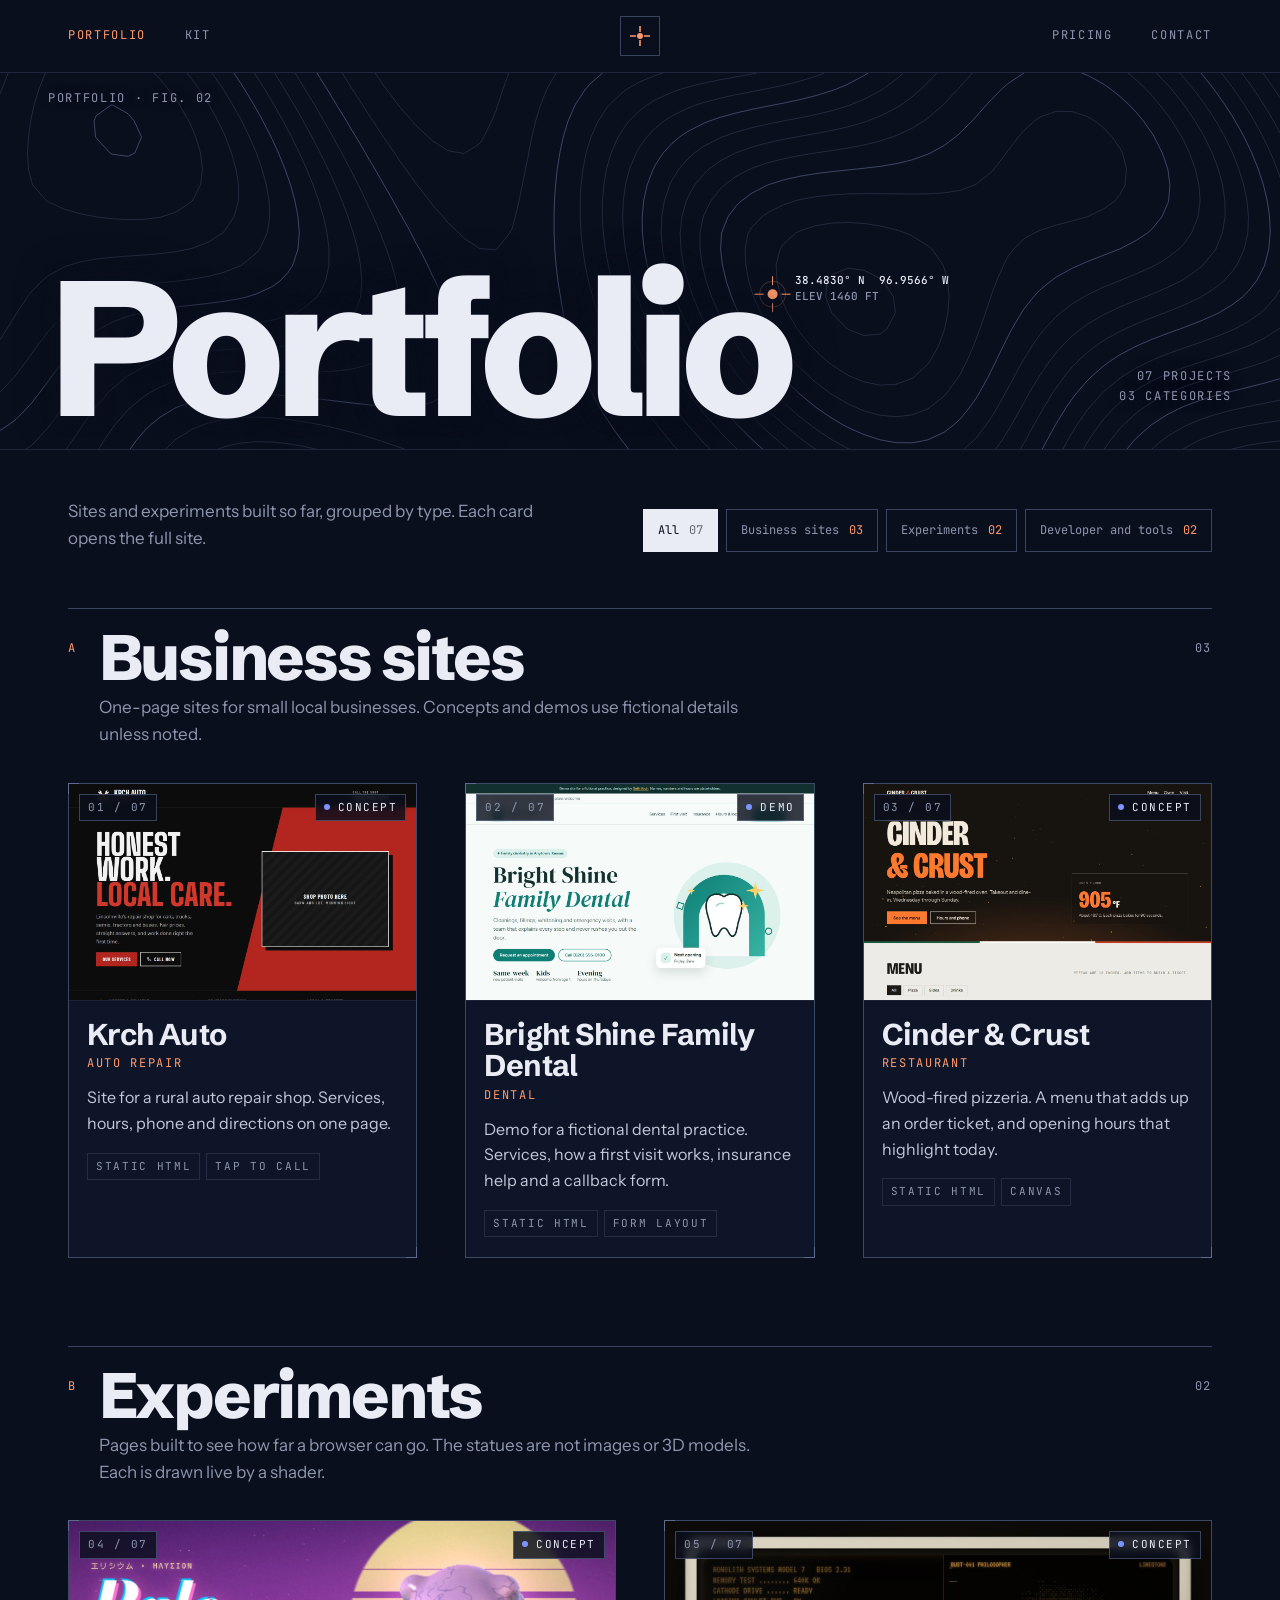
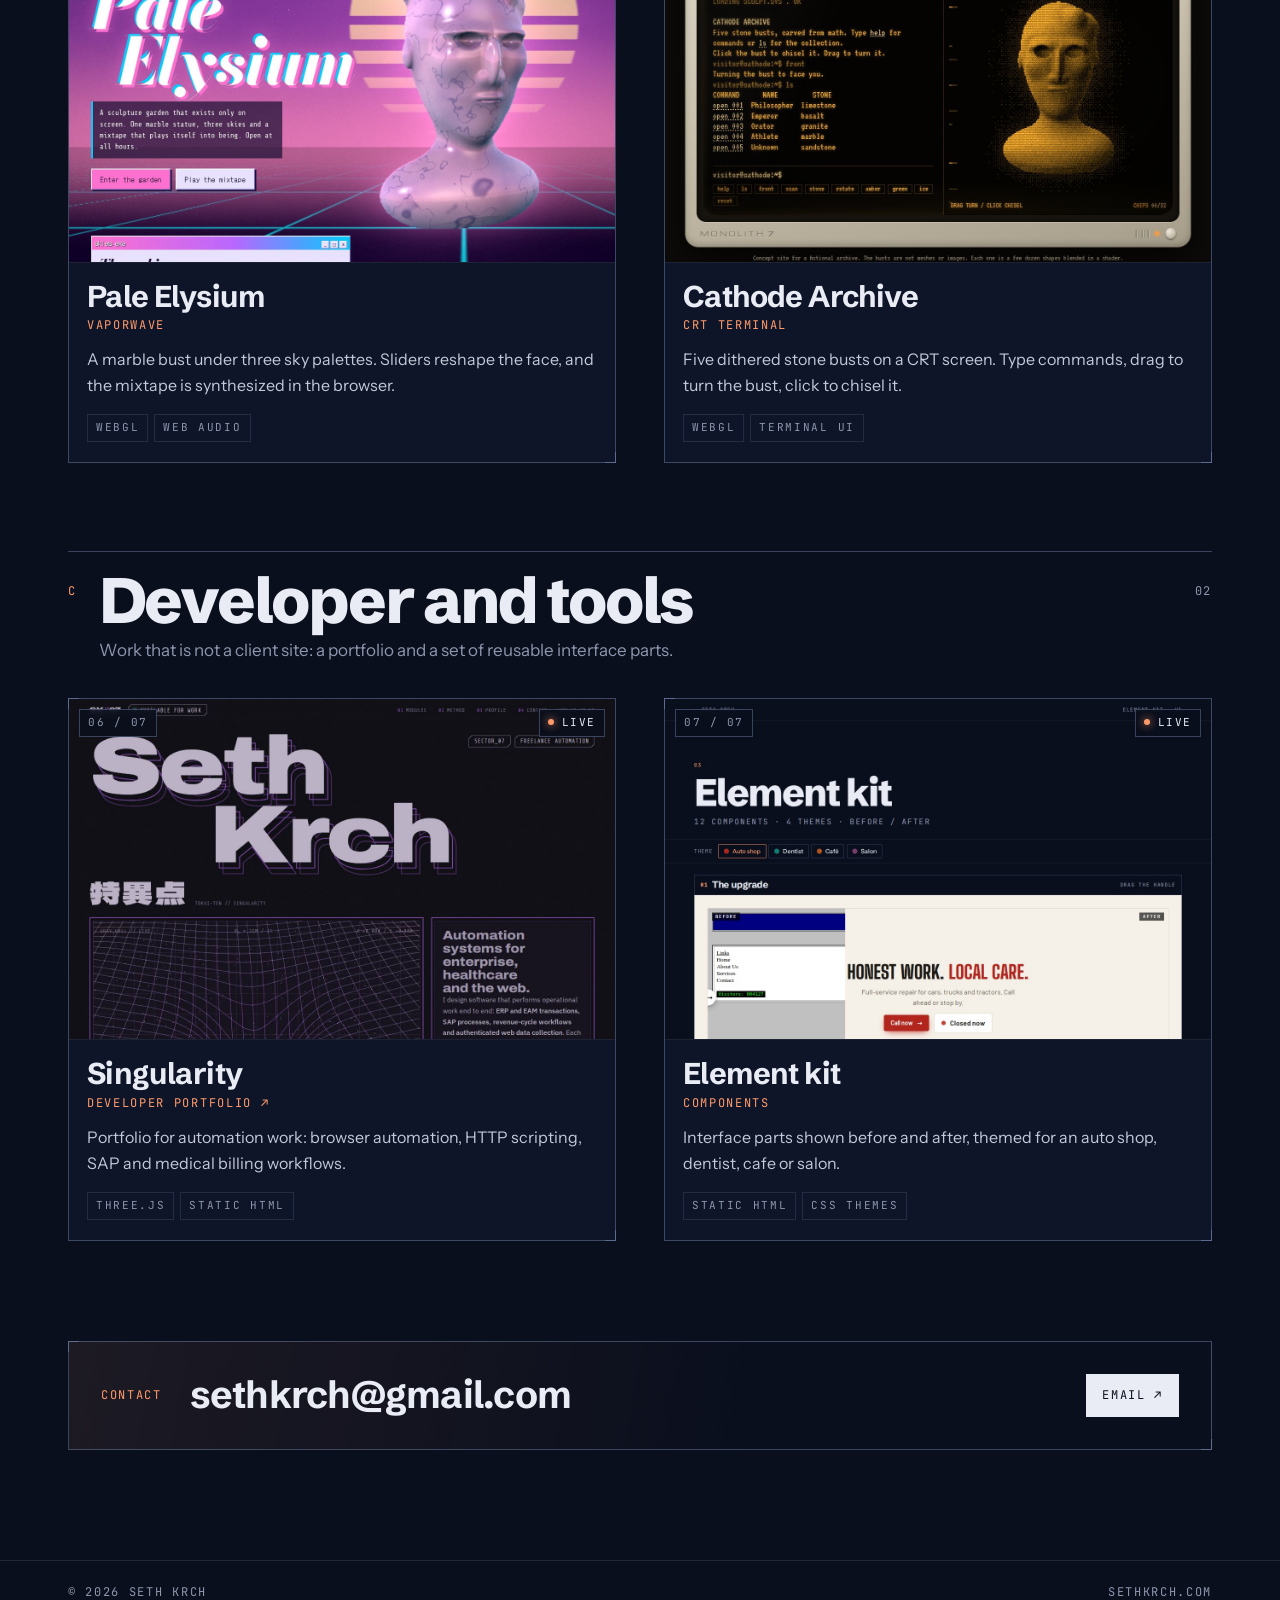
<file: portfolio/index.html>
<!DOCTYPE html>
<html lang="en">
<head>
<meta charset="UTF-8">
<meta name="viewport" content="width=device-width, initial-scale=1, viewport-fit=cover">
<title>Portfolio · Seth Krch</title>
<meta name="description" content="Sites and experiments by Seth Krch, grouped by type: business sites, experiments, and developer work.">
<meta name="theme-color" content="#0a0f1d">
<meta property="og:title" content="Portfolio · Seth Krch">
<meta property="og:description" content="Sites and experiments by Seth Krch, grouped by type.">
<meta property="og:url" content="https://sethkrch.com/portfolio/">
<meta property="og:type" content="website">
<link rel="canonical" href="https://sethkrch.com/portfolio/">
<link rel="preconnect" href="https://fonts.googleapis.com">
<link rel="preconnect" href="https://fonts.gstatic.com" crossorigin>
<link rel="stylesheet" href="https://fonts.googleapis.com/css2?family=Schibsted+Grotesk:wght@400;500;700;800&family=JetBrains+Mono:wght@400;500&family=Instrument+Sans:wght@400;500;600&display=swap">
<link rel="icon" href="data:image/svg+xml,%3Csvg xmlns='http://www.w3.org/2000/svg' viewBox='0 0 64 64'%3E%3Crect width='64' height='64' fill='%230a0f1d'/%3E%3Cpath d='M6 32h16M42 32h16M32 6v16M32 42v16' stroke='%23ff9a6b' stroke-width='5'/%3E%3Ccircle cx='32' cy='32' r='8' fill='%23ff9a6b'/%3E%3C/svg%3E">
<style>
/* Layout: the home page's midnight system. A short contour-map header, a category filter, then each category as a ruled group of project cards with crop-mark corners. */
:root {
  --bg: #0a0f1d;
  --panel: #0e1528;
  --line: rgb(160 180 230 / .14);
  --line-hi: rgb(160 180 230 / .32);
  --ink: #e9ecf4;
  --dim: #8d96ad;
  --peach: #ff9a6b;
  --blue: #7d94ff;

  --f-display: "Schibsted Grotesk", "Helvetica Neue", Arial, sans-serif;
  --f-mono: "JetBrains Mono", ui-monospace, Menlo, monospace;
  --f-body: "Instrument Sans", system-ui, -apple-system, "Segoe UI", sans-serif;
  --gut: clamp(16px, 4vw, 48px);
  color-scheme: dark;
}
* { box-sizing: border-box; }
html { scroll-behavior: smooth; }
body { margin: 0; background: var(--bg); color: var(--ink); font: 400 17px/1.6 var(--f-body); overflow-x: hidden; }
a { color: inherit; }
:focus-visible { outline: 2px solid var(--peach); outline-offset: 3px; }
.in { max-width: 1240px; margin-inline: auto; padding-inline: var(--gut); }
.mono { font-family: var(--f-mono); font-size: 12px; letter-spacing: .14em; text-transform: uppercase; }
.sr { position: absolute; width: 1px; height: 1px; overflow: hidden; clip: rect(0 0 0 0); white-space: nowrap; }
main, header, footer { position: relative; z-index: 1; }

.ticks { position: relative; }
.ticks::before, .ticks::after { content: ""; position: absolute; width: 10px; height: 10px; border: 0 solid var(--line-hi); pointer-events: none; z-index: 2; }
.ticks::before { top: -1px; left: -1px; border-top-width: 1px; border-left-width: 1px; }
.ticks::after { bottom: -1px; right: -1px; border-bottom-width: 1px; border-right-width: 1px; }

/* nav */
.nav { position: sticky; top: env(safe-area-inset-top, 0px); z-index: 20; background: linear-gradient(var(--bg) 60%, rgb(10 15 29 / 0)); }
.nav .in { display: grid; grid-template-columns: 1fr auto 1fr; align-items: center; padding-block: 16px; }
.nav__l, .nav__r { display: flex; gap: clamp(14px, 3vw, 40px); }
.nav__r { justify-content: flex-end; }
.nav a { text-decoration: none; color: var(--dim); transition: color .15s; }
.nav a:hover, .nav a[aria-current="page"] { color: var(--peach); }
.mark { display: grid; place-items: center; width: 40px; height: 40px; border: 1px solid var(--line-hi); }
.mark svg { width: 24px; height: 24px; }

/* header */
.ph { position: relative; height: clamp(300px, 42vh, 420px); overflow: hidden; border-block: 1px solid var(--line); }
.ph canvas { position: absolute; inset: 0; width: 100%; height: 100%; display: block; }
.ph__copy { position: absolute; left: var(--gut); right: var(--gut); bottom: clamp(18px, 4vh, 40px); display: flex; justify-content: space-between; align-items: flex-end; gap: 16px 24px; flex-wrap: wrap; pointer-events: none; }
.ph h1 { margin: 0 0 -.06em; font: 800 clamp(64px, 15vw, 210px)/.8 var(--f-display); letter-spacing: -.06em; text-shadow: 0 0 40px var(--bg), 0 0 18px var(--bg); }
.ph__sub { margin: 0 0 .6em; text-align: right; color: var(--dim); text-shadow: 0 0 14px var(--bg); }
.ph__corner { position: absolute; top: 16px; left: var(--gut); color: var(--dim); text-shadow: 0 0 10px var(--bg); }

.intro { padding-block: clamp(28px, 4vw, 48px) 0; display: grid; grid-template-columns: minmax(0, 1fr) auto; gap: 18px 40px; align-items: end; }
.intro p { margin: 0; color: var(--dim); max-width: 46ch; }
.filter { display: flex; flex-wrap: wrap; gap: 8px; }
.filter button { display: inline-flex; align-items: center; gap: 10px; background: transparent; color: var(--dim); border: 1px solid var(--line-hi); padding: 11px 14px; cursor: pointer; font: inherit; border-radius: 0; transition: border-color .15s, color .15s, background .15s; }
.filter button b { font-weight: 400; color: var(--peach); }
.filter button:hover { border-color: var(--peach); color: var(--ink); }
.filter button[aria-pressed="true"] { background: var(--ink); color: var(--bg); border-color: var(--ink); }
.filter button[aria-pressed="true"] b { color: var(--bg); opacity: .6; }

/* groups */
.groups { padding-block: clamp(30px, 5vw, 56px) clamp(50px, 8vw, 100px); display: grid; gap: clamp(46px, 7vw, 88px); }
.grp[hidden] { display: none; }
.grp__h { display: grid; grid-template-columns: auto minmax(0, 1fr) auto; gap: 6px 22px; align-items: end; border-top: 1px solid var(--line-hi); padding-top: 18px; margin-bottom: clamp(22px, 3vw, 34px); }
.grp__no { color: var(--peach); grid-row: span 2; align-self: start; padding-top: 12px; }
.grp__h h2 { margin: 0; font: 800 clamp(34px, 5vw, 64px)/.95 var(--f-display); letter-spacing: -.035em; text-wrap: balance; }
.grp__n { color: var(--dim); align-self: start; padding-top: 12px; }
.grp__h p { grid-column: 2 / -1; margin: 0; color: var(--dim); max-width: 60ch; }
.grid { display: grid; gap: var(--gut); }
.g3 { grid-template-columns: repeat(3, minmax(0, 1fr)); }
.g2 { grid-template-columns: repeat(2, minmax(0, 1fr)); }

/* project card */
.proj { background: var(--panel); border: 1px solid var(--line-hi); display: grid; grid-template-rows: auto 1fr; min-width: 0; transition: border-color .2s, transform .25s; }
.proj:hover, .proj:focus-within { border-color: var(--peach); }
.proj__img { position: relative; overflow: hidden; border-bottom: 1px solid var(--line); aspect-ratio: 16 / 10; background: #070b16; }
.proj__img img { display: block; width: 100%; height: 100%; object-fit: cover; object-position: top; transition: transform .5s cubic-bezier(.2, .7, .2, 1); }
.proj:hover .proj__img img { transform: scale(1.035); }
.proj__no, .proj__st { position: absolute; top: 10px; padding: 4px 8px; background: rgb(10 15 29 / .82); border: 1px solid var(--line-hi); backdrop-filter: blur(4px); font-size: 11px; }
.proj__no { left: 10px; color: var(--dim); }
.proj__st { right: 10px; color: var(--ink); }
.proj__st::before { content: ""; display: inline-block; width: 6px; height: 6px; margin-right: 8px; border-radius: 50%; background: var(--blue); vertical-align: 1px; }
.proj__st.live::before { background: var(--peach); box-shadow: 0 0 8px var(--peach); }
.proj__b { padding: 18px 18px 20px; display: grid; gap: 12px; align-content: start; }
.proj__top { display: grid; gap: 4px; }
.proj h3 { margin: 0; font: 700 clamp(24px, 2.4vw, 30px)/1.05 var(--f-display); letter-spacing: -.02em; }
.proj h3 a { text-decoration: none; }
.proj h3 a::after { content: ""; position: absolute; inset: 0; z-index: 1; }
.proj__k { color: var(--peach); }
.proj p { margin: 0; color: #c3c9d8; font-size: 16px; }
.tags { list-style: none; margin: 4px 0 0; padding: 0; display: flex; flex-wrap: wrap; gap: 6px; }
.tags li { padding: 4px 8px; border: 1px solid var(--line); color: var(--dim); font-size: 11px; }

/* closing */
.kitlink { display: grid; grid-template-columns: auto 1fr auto; gap: 14px 28px; align-items: center; text-decoration: none; border: 1px solid var(--line-hi); padding: clamp(20px, 3vw, 32px); background: linear-gradient(100deg, rgb(255 154 107 / .08), transparent 60%); transition: border-color .2s; overflow-wrap: anywhere; }
.kitlink:hover { border-color: var(--peach); }
.kitlink__t { font: 700 clamp(22px, 3vw, 38px)/1.1 var(--f-display); letter-spacing: -.02em; }
.kitlink__go { padding: 12px 16px; background: var(--ink); color: var(--bg); }
.kitlink:hover .kitlink__go { background: var(--peach); }
.closing { padding-bottom: clamp(60px, 9vw, 110px); }

footer { border-top: 1px solid var(--line); color: var(--dim); }
footer .in { display: flex; justify-content: space-between; gap: 12px; flex-wrap: wrap; padding-block: 22px; }

@media (max-width: 960px) {
  .g3 { grid-template-columns: repeat(2, minmax(0, 1fr)); }
  .intro { grid-template-columns: 1fr; }
  .ph__sub { text-align: left; }
}
@media (max-width: 640px) {
  .nav .in { grid-template-columns: auto 1fr; }
  .nav__l { display: none; }
  .g3, .g2 { grid-template-columns: 1fr; }
  .kitlink { grid-template-columns: 1fr; }
  .kitlink__go { justify-self: start; }
  .grp__h { grid-template-columns: auto minmax(0, 1fr) auto; }
}
@media (prefers-reduced-motion: reduce) { html { scroll-behavior: auto; } * { transition: none !important; } .proj:hover .proj__img img { transform: none; } }
</style>
</head>
<body>

<header class="nav mono">
  <div class="in">
    <nav class="nav__l" aria-label="Sections"><a href="./" aria-current="page">Portfolio</a><a href="../kit/">Kit</a></nav>
    <a class="mark" href="../" aria-label="Seth Krch, home">
      <svg viewBox="0 0 24 24" aria-hidden="true"><path d="M2 12h6M16 12h6M12 2v6M12 16v6" stroke="#ff9a6b" stroke-width="1.6"/><circle cx="12" cy="12" r="3" fill="#ff9a6b"/></svg>
    </a>
    <nav class="nav__r" aria-label="More sections"><a href="../#pricing">Pricing</a><a href="../#contact">Contact</a></nav>
  </div>
</header>

<main>
  <section class="ph" aria-label="Portfolio header">
    <canvas id="topo" role="img" aria-label="Slowly shifting topographic map with an orange location marker"></canvas>
    <span class="ph__corner mono">Portfolio · Fig. 02</span>
    <div class="ph__copy">
      <h1>Portfolio</h1>
      <p class="ph__sub mono">07 projects<br>03 categories</p>
    </div>
  </section>

  <div class="in">
    <div class="intro">
      <p>Sites and experiments built so far, grouped by type. Each card opens the full site.</p>
      <div class="filter mono" role="group" aria-label="Filter by category" id="filter"><button type="button" data-f="all" aria-pressed="true">All <b>07</b></button><button type="button" data-f="business" aria-pressed="false">Business sites <b>03</b></button><button type="button" data-f="experiments" aria-pressed="false">Experiments <b>02</b></button><button type="button" data-f="developer" aria-pressed="false">Developer and tools <b>02</b></button></div>
    </div>

    <div class="groups" id="groups">
    <section class="grp" id="business" data-cat="business" aria-labelledby="business-t">
      <header class="grp__h">
        <span class="grp__no mono" aria-hidden="true">A</span>
        <h2 id="business-t">Business sites</h2>
        <span class="grp__n mono">03</span>
        <p>One-page sites for small local businesses. Concepts and demos use fictional details unless noted.</p>
      </header>
      <div class="grid g3">
        <article class="proj ticks">
          <div class="proj__img"><img src="../work/thumbs/krch-bold.jpg" alt="" width="1280" height="800" loading="lazy"><span class="proj__no mono">01 / 07</span><span class="proj__st mono draft">Concept</span></div>
          <div class="proj__b">
            <div class="proj__top"><h3><a href="../work/krch-auto/">Krch Auto<span class="sr"> (opens the site)</span></a></h3><span class="proj__k mono">Auto repair</span></div>
            <p>Site for a rural auto repair shop. Services, hours, phone and directions on one page.</p>
            <ul class="tags mono" aria-label="Built with"><li>Static HTML</li><li>Tap to call</li></ul>
          </div>
        </article>
        <article class="proj ticks">
          <div class="proj__img"><img src="../work/thumbs/bright-shine.jpg" alt="" width="1280" height="800" loading="lazy"><span class="proj__no mono">02 / 07</span><span class="proj__st mono draft">Demo</span></div>
          <div class="proj__b">
            <div class="proj__top"><h3><a href="../work/bright-shine/">Bright Shine Family Dental<span class="sr"> (opens the site)</span></a></h3><span class="proj__k mono">Dental</span></div>
            <p>Demo for a fictional dental practice. Services, how a first visit works, insurance help and a callback form.</p>
            <ul class="tags mono" aria-label="Built with"><li>Static HTML</li><li>Form layout</li></ul>
          </div>
        </article>
        <article class="proj ticks">
          <div class="proj__img"><img src="../work/thumbs/cinder-and-crust.jpg" alt="" width="1280" height="800" loading="lazy"><span class="proj__no mono">03 / 07</span><span class="proj__st mono draft">Concept</span></div>
          <div class="proj__b">
            <div class="proj__top"><h3><a href="../work/cinder-and-crust/">Cinder &amp; Crust<span class="sr"> (opens the site)</span></a></h3><span class="proj__k mono">Restaurant</span></div>
            <p>Wood-fired pizzeria. A menu that adds up an order ticket, and opening hours that highlight today.</p>
            <ul class="tags mono" aria-label="Built with"><li>Static HTML</li><li>Canvas</li></ul>
          </div>
        </article>
      </div>
    </section>
    <section class="grp" id="experiments" data-cat="experiments" aria-labelledby="experiments-t">
      <header class="grp__h">
        <span class="grp__no mono" aria-hidden="true">B</span>
        <h2 id="experiments-t">Experiments</h2>
        <span class="grp__n mono">02</span>
        <p>Pages built to see how far a browser can go. The statues are not images or 3D models. Each is drawn live by a shader.</p>
      </header>
      <div class="grid g2">
        <article class="proj ticks">
          <div class="proj__img"><img src="../work/thumbs/pale-elysium.jpg" alt="" width="1280" height="800" loading="lazy"><span class="proj__no mono">04 / 07</span><span class="proj__st mono draft">Concept</span></div>
          <div class="proj__b">
            <div class="proj__top"><h3><a href="../work/pale-elysium/">Pale Elysium<span class="sr"> (opens the site)</span></a></h3><span class="proj__k mono">Vaporwave</span></div>
            <p>A marble bust under three sky palettes. Sliders reshape the face, and the mixtape is synthesized in the browser.</p>
            <ul class="tags mono" aria-label="Built with"><li>WebGL</li><li>Web Audio</li></ul>
          </div>
        </article>
        <article class="proj ticks">
          <div class="proj__img"><img src="../work/thumbs/cathode-archive.jpg" alt="" width="1280" height="800" loading="lazy"><span class="proj__no mono">05 / 07</span><span class="proj__st mono draft">Concept</span></div>
          <div class="proj__b">
            <div class="proj__top"><h3><a href="../work/cathode-archive/">Cathode Archive<span class="sr"> (opens the site)</span></a></h3><span class="proj__k mono">CRT terminal</span></div>
            <p>Five dithered stone busts on a CRT screen. Type commands, drag to turn the bust, click to chisel it.</p>
            <ul class="tags mono" aria-label="Built with"><li>WebGL</li><li>Terminal UI</li></ul>
          </div>
        </article>
      </div>
    </section>
    <section class="grp" id="developer" data-cat="developer" aria-labelledby="developer-t">
      <header class="grp__h">
        <span class="grp__no mono" aria-hidden="true">C</span>
        <h2 id="developer-t">Developer and tools</h2>
        <span class="grp__n mono">02</span>
        <p>Work that is not a client site: a portfolio and a set of reusable interface parts.</p>
      </header>
      <div class="grid g2">
        <article class="proj ticks">
          <div class="proj__img"><img src="../work/thumbs/singularity.jpg" alt="" width="1280" height="800" loading="lazy"><span class="proj__no mono">06 / 07</span><span class="proj__st mono live">Live</span></div>
          <div class="proj__b">
            <div class="proj__top"><h3><a href="https://krch.dev" target="_blank" rel="noopener">Singularity<span class="sr"> (opens the site)</span></a></h3><span class="proj__k mono">Developer portfolio ↗</span></div>
            <p>Portfolio for automation work: browser automation, HTTP scripting, SAP and medical billing workflows.</p>
            <ul class="tags mono" aria-label="Built with"><li>Three.js</li><li>Static HTML</li></ul>
          </div>
        </article>
        <article class="proj ticks">
          <div class="proj__img"><img src="../work/thumbs/kit.jpg" alt="" width="1280" height="800" loading="lazy"><span class="proj__no mono">07 / 07</span><span class="proj__st mono live">Live</span></div>
          <div class="proj__b">
            <div class="proj__top"><h3><a href="../kit/">Element kit<span class="sr"> (opens the site)</span></a></h3><span class="proj__k mono">Components</span></div>
            <p>Interface parts shown before and after, themed for an auto shop, dentist, cafe or salon.</p>
            <ul class="tags mono" aria-label="Built with"><li>Static HTML</li><li>CSS themes</li></ul>
          </div>
        </article>
      </div>
    </section>
    </div>

    <div class="closing">
      <a class="kitlink ticks" href="mailto:sethkrch@gmail.com">
        <span class="mono" style="color:var(--peach)">Contact</span>
        <span class="kitlink__t">sethkrch@gmail.com</span>
        <span class="kitlink__go mono">Email ↗</span>
      </a>
    </div>
  </div>
</main>

<footer class="mono"><div class="in"><span>© <span id="yr">2026</span> Seth Krch</span><span>sethkrch.com</span></div></footer>

<script>
(() => {
  const reduce = matchMedia("(prefers-reduced-motion: reduce)").matches;
  document.getElementById("yr").textContent = new Date().getFullYear();

  /* ---------- category filter, kept in the URL hash ---------- */
  const btns = [...document.querySelectorAll("#filter button")];
  const groups = [...document.querySelectorAll(".grp")];
  const valid = new Set(["all", ...groups.map(g => g.dataset.cat)]);
  function show(f, push) {
    if (!valid.has(f)) f = "all";
    btns.forEach(b => b.setAttribute("aria-pressed", String(b.dataset.f === f)));
    groups.forEach(g => (g.hidden = f !== "all" && g.dataset.cat !== f));
    if (push) { try { history.replaceState(null, "", f === "all" ? location.pathname + location.search : "#" + f); } catch (e) {} }
  }
  btns.forEach(b => b.addEventListener("click", () => show(b.dataset.f, true)));
  addEventListener("hashchange", () => show(location.hash.slice(1), false));
  show(location.hash.slice(1), false);

  /* ---------- hero: live contour map ---------- */
  const cvs = document.getElementById("topo"), ctx = cvs.getContext("2d"), hero = cvs.parentElement;
  const css = n => getComputedStyle(document.documentElement).getPropertyValue(n).trim();
  const C = { ink: css("--ink"), faint: "rgb(160 180 230 / .16)", mid: "rgb(160 180 230 / .34)", dim: css("--dim"), accent: css("--peach") };
  let W = 0, H = 0, dpr = 1;
  const m = { x: null, y: null, on: false };
  hero.addEventListener("pointermove", e => { const r = hero.getBoundingClientRect(); m.x = e.clientX - r.left; m.y = e.clientY - r.top; m.on = true; });
  hero.addEventListener("pointerleave", () => (m.on = false));
  function size() { dpr = Math.min(devicePixelRatio, 2); W = hero.clientWidth; H = hero.clientHeight; cvs.width = W * dpr; cvs.height = H * dpr; ctx.setTransform(dpr, 0, 0, dpr, 0, 0); }
  let ax = null, ay = null;
  function draw(t) {
    ctx.clearRect(0, 0, W, H);
    const cell = W < 700 ? 14 : 16, cols = Math.ceil(W / cell) + 1, rows = Math.ceil(H / cell) + 1;
    const cx = W * (W < 700 ? .5 : .58), cy = H * .42, sz = Math.min(W * (W < 700 ? .46 : .3), H * .36);
    const f = (x, y) => { const u = (x - cx) / 160, v = (y - cy) / 160; return Math.sin(u * 1.1 + t * .05) + Math.cos(v * 1.3 - t * .04) + .7 * Math.sin((u + v) * .9 + t * .07) + .5 * Math.cos(u * 2.1 - v * 1.7) - Math.hypot(u * .6, v * .9) * .35; };
    const g = new Float32Array(cols * rows);
    for (let j = 0; j < rows; j++) for (let i = 0; i < cols; i++) g[j * cols + i] = f(i * cell, j * cell);
    ctx.lineWidth = 1;
    let li = 0;
    for (let L = -2.4; L <= 2.6; L += .32, li++) {
      ctx.strokeStyle = li % 4 === 0 ? C.mid : C.faint; ctx.beginPath();
      for (let j = 0; j < rows - 1; j++) for (let i = 0; i < cols - 1; i++) {
        const a = g[j * cols + i], b = g[j * cols + i + 1], c = g[(j + 1) * cols + i + 1], d = g[(j + 1) * cols + i];
        const idx = (a > L) | ((b > L) << 1) | ((c > L) << 2) | ((d > L) << 3); if (idx === 0 || idx === 15) continue;
        const x = i * cell, y = j * cell, lp = (p, q) => (L - p) / (q - p);
        const T = [x + cell * lp(a, b), y], R = [x + cell, y + cell * lp(b, c)], B = [x + cell * lp(d, c), y + cell], Lf = [x, y + cell * lp(a, d)];
        const sg = { 1: [Lf, T], 2: [T, R], 3: [Lf, R], 4: [R, B], 5: [Lf, T, R, B], 6: [T, B], 7: [Lf, B], 8: [B, Lf], 9: [T, B], 10: [T, R, B, Lf], 11: [R, B], 12: [R, Lf], 13: [T, R], 14: [Lf, T] }[idx];
        for (let k = 0; k < sg.length; k += 2) { ctx.moveTo(sg[k][0], sg[k][1]); ctx.lineTo(sg[k + 1][0], sg[k + 1][1]); }
      }
      ctx.stroke();
    }
    // the marker wanders the terrain, or eases toward the cursor
    let tx = cx + Math.sin(t * .17) * sz * .9, ty = cy + Math.cos(t * .23) * sz * .5;
    if (m.on) { tx = m.x; ty = m.y; }
    ax = ax == null ? tx : ax + (tx - ax) * .05; ay = ay == null ? ty : ay + (ty - ay) * .05;
    ctx.strokeStyle = C.accent;
    ctx.beginPath(); ctx.moveTo(ax - 18, ay); ctx.lineTo(ax - 9, ay); ctx.moveTo(ax + 9, ay); ctx.lineTo(ax + 18, ay); ctx.moveTo(ax, ay - 18); ctx.lineTo(ax, ay - 9); ctx.moveTo(ax, ay + 9); ctx.lineTo(ax, ay + 18); ctx.stroke();
    ctx.fillStyle = C.accent; ctx.beginPath(); ctx.arc(ax, ay, 5, 0, 7); ctx.fill();
    ctx.globalAlpha = .25; ctx.beginPath(); ctx.arc(ax, ay, 13, 0, 7); ctx.stroke(); ctx.globalAlpha = 1;
    ctx.font = "500 11px 'JetBrains Mono', monospace";
    const flip = ax > W - 210, lx = flip ? ax - 22 : ax + 22;
    ctx.textAlign = flip ? "right" : "left";
    ctx.fillStyle = C.ink; ctx.fillText(`${(38.49 + (ay - cy) / -9000).toFixed(4)}° N  ${(96.96 - (ax - cx) / 9000).toFixed(4)}° W`, lx, ay - 10);
    ctx.fillStyle = C.dim; ctx.fillText(`ELEV ${Math.round(1380 + f(ax, ay) * 40)} FT`, lx, ay + 6);
    ctx.textAlign = "left";
  }
  new ResizeObserver(() => { size(); if (reduce) draw(30); }).observe(hero);
  size();
  let visible = true;
  new IntersectionObserver(([e]) => (visible = e.isIntersecting)).observe(hero);
  const t0 = performance.now();
  if (reduce) draw(30);
  else (function loop(now) { if (visible) draw((now - t0) / 1000); requestAnimationFrame(loop); })(t0);
})();
</script>
</body>
</html>
</file>
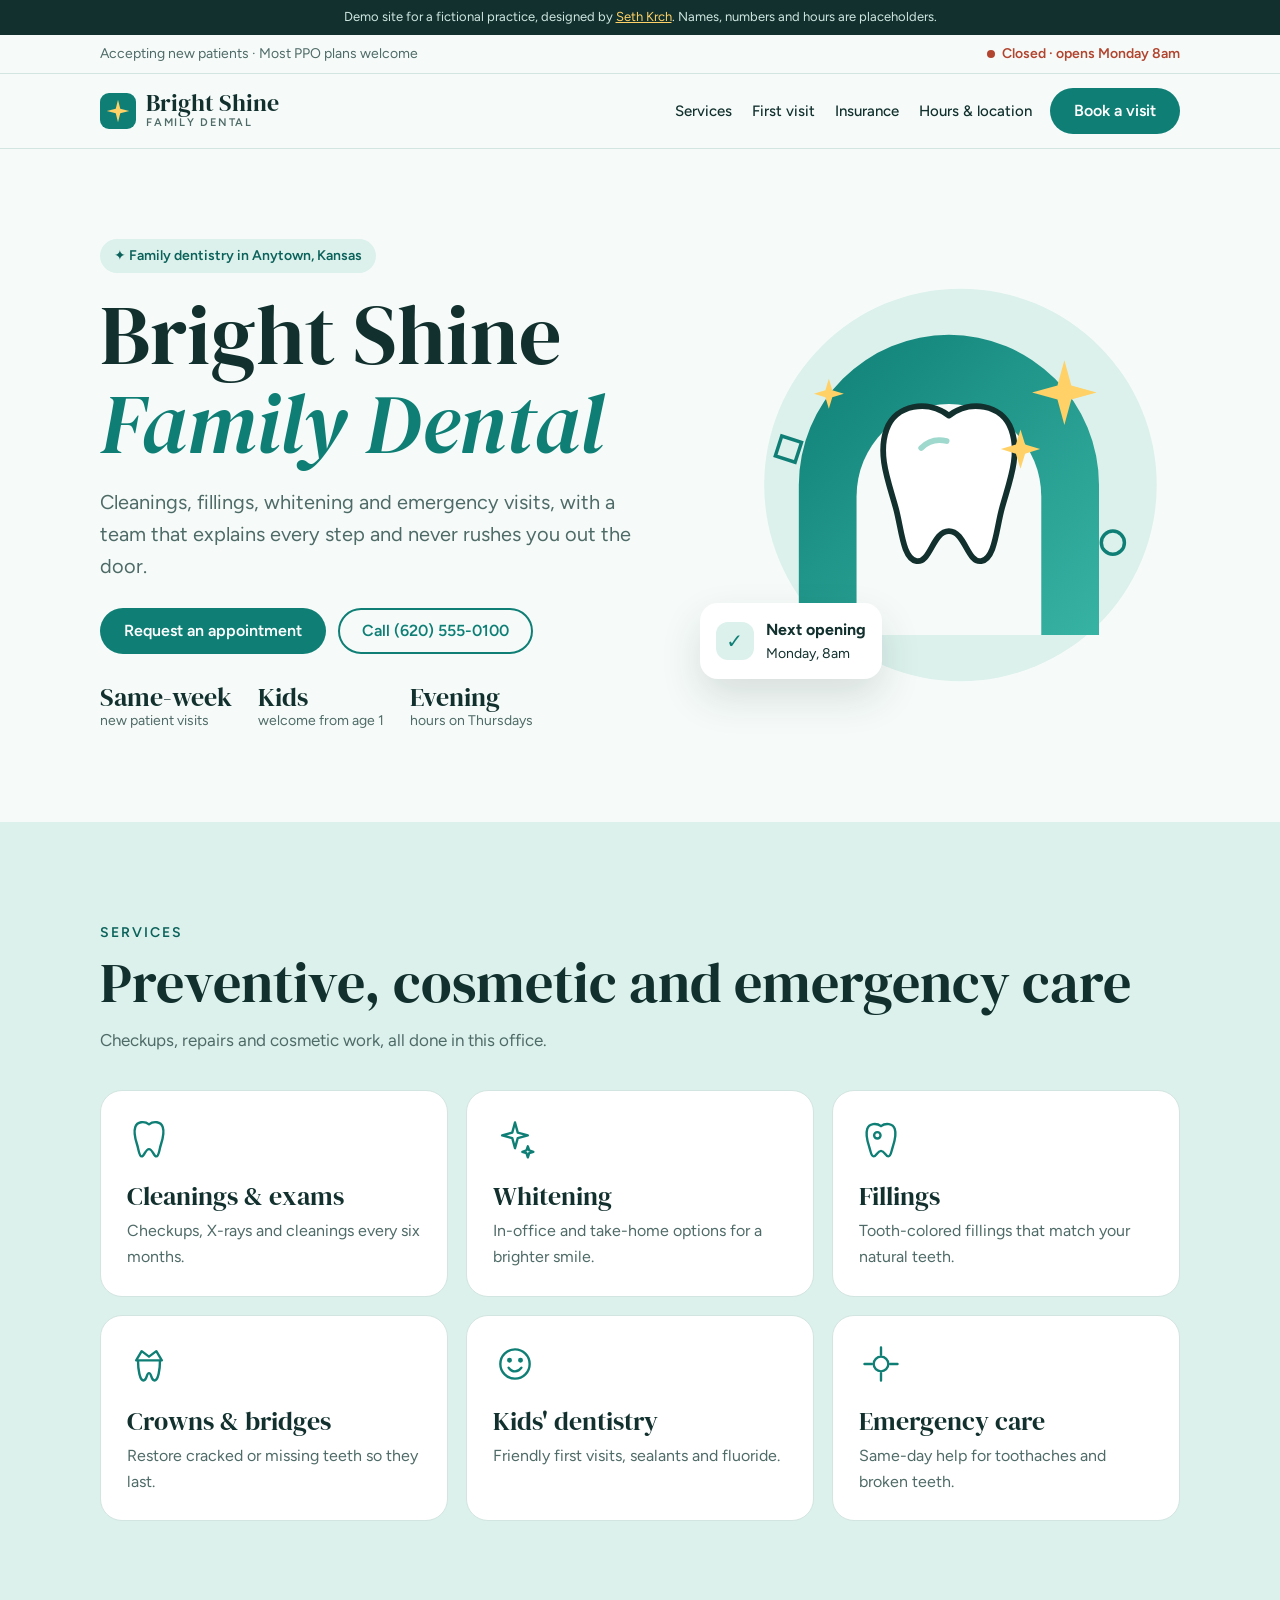
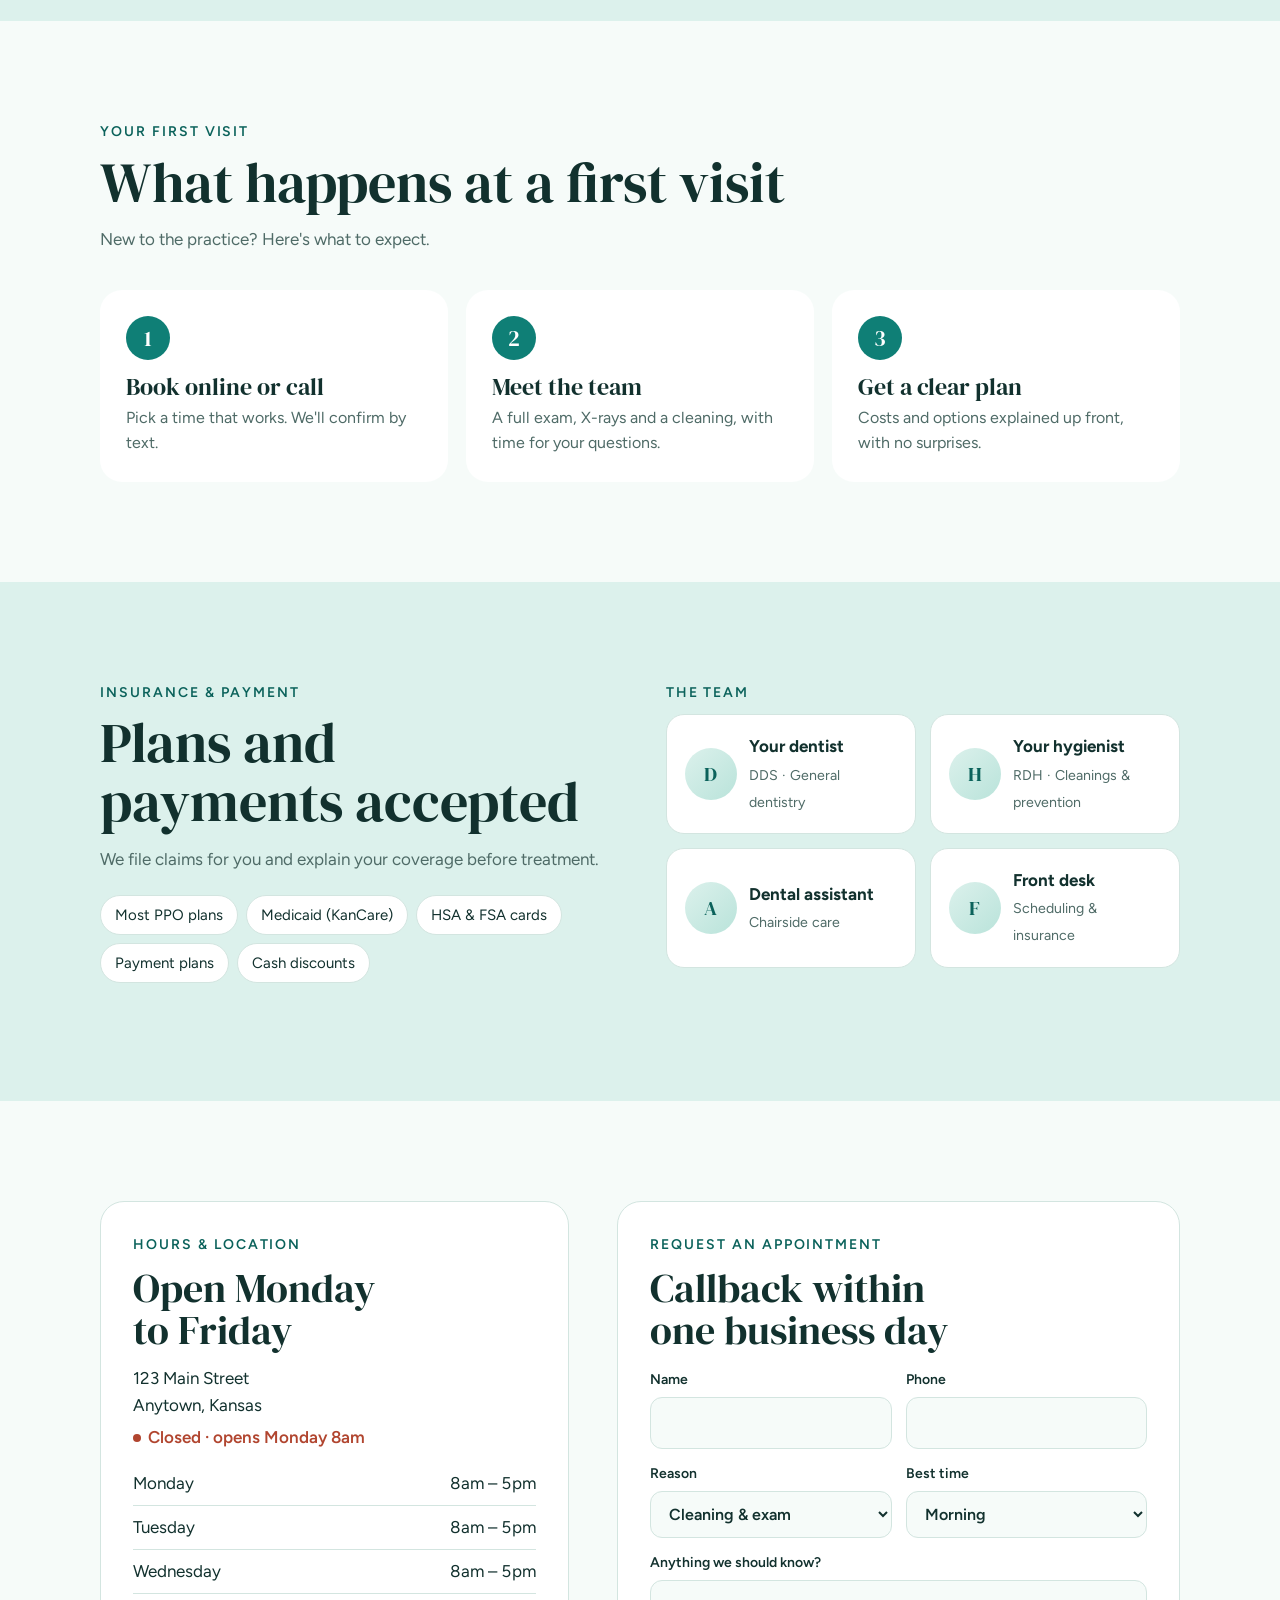
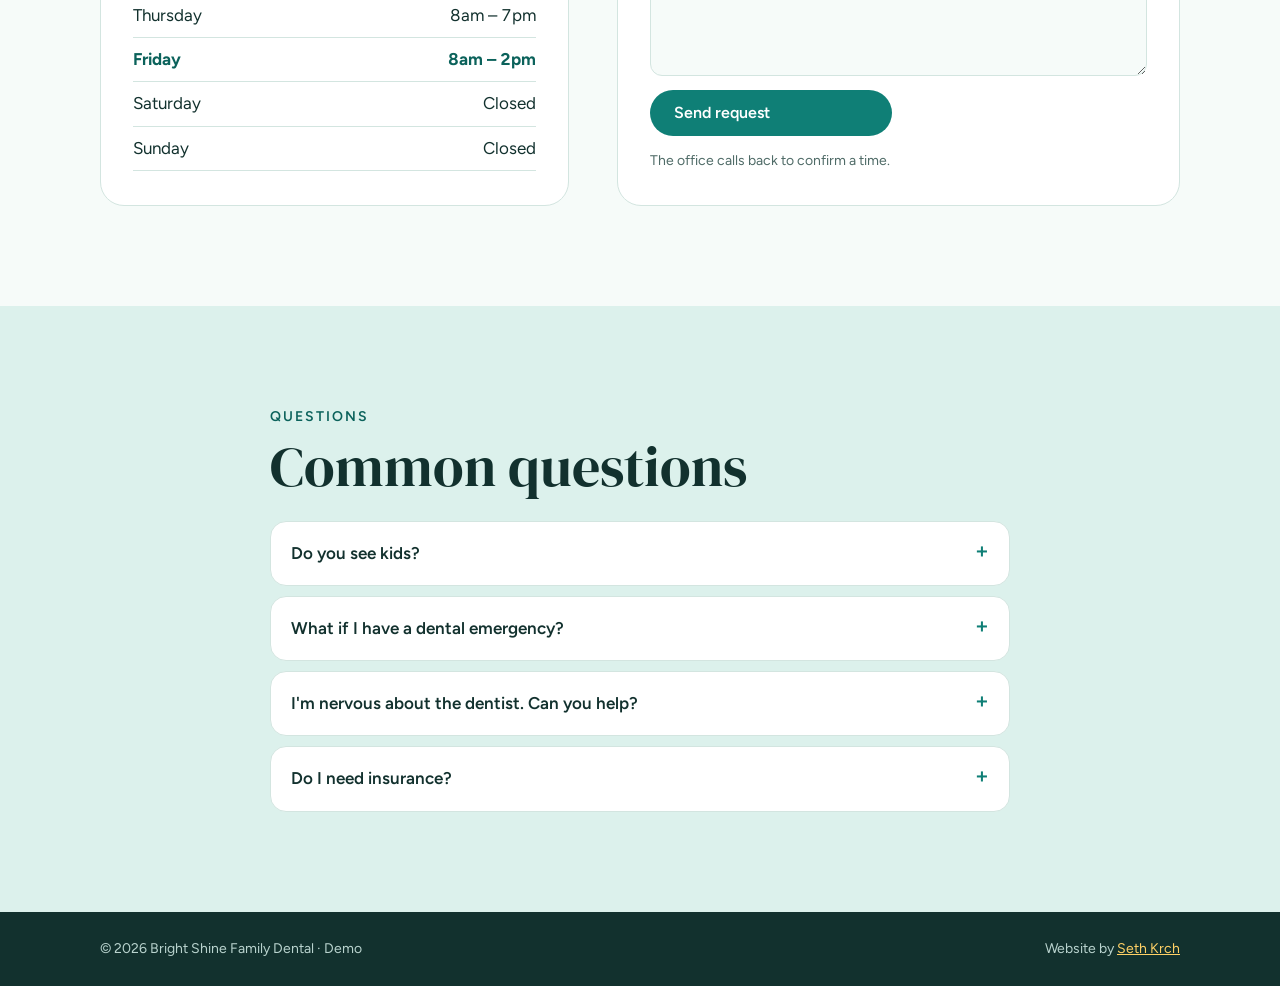
<file: work/bright-shine/index.html>
<!DOCTYPE html>
<html lang="en">
<head>
<meta charset="UTF-8">
<meta name="viewport" content="width=device-width, initial-scale=1, viewport-fit=cover">
<title>Bright Shine Family Dental · Demo</title>
<meta name="description" content="Demo website for a fictional family dental practice, designed by Seth Krch.">
<meta name="robots" content="noindex">
<link rel="preconnect" href="https://fonts.googleapis.com">
<link rel="preconnect" href="https://fonts.gstatic.com" crossorigin>
<link rel="stylesheet" href="https://fonts.googleapis.com/css2?family=DM+Serif+Display:ital@0;1&family=Figtree:wght@400;500;600;700&display=swap">
<link rel="icon" href="data:image/svg+xml,%3Csvg xmlns='http://www.w3.org/2000/svg' viewBox='0 0 64 64'%3E%3Crect width='64' height='64' rx='14' fill='%230f7f76'/%3E%3Cpath d='M32 12l4 16 16 4-16 4-4 16-4-16-16-4 16-4z' fill='%23ffd166'/%3E%3C/svg%3E">
<style>
/* Layout: an airy, rounded practice site. Soft mint ground, deep teal type, a single warm "shine" accent. */
:root {
  --bg: #f6fbf9;
  --card: #ffffff;
  --mint: #dcf1ec;
  --ink: #12312e;
  --muted: #4f6b67;
  --teal: #0f7f76;
  --teal-dk: #0b625b;
  --shine: #ffd166;
  --line: #d3e5e0;
  --f-display: "DM Serif Display", Georgia, serif;
  --f-body: "Figtree", system-ui, -apple-system, "Segoe UI", sans-serif;
  --gut: clamp(16px, 4vw, 40px);
  color-scheme: light;
}
* { box-sizing: border-box; }
html { scroll-behavior: smooth; }
body { margin: 0; background: var(--bg); color: var(--ink); font: 400 17px/1.6 var(--f-body); }
a { color: inherit; }
:focus-visible { outline: 3px solid var(--ink); outline-offset: 3px; }
.demo :focus-visible, footer :focus-visible, .callbar :focus-visible { outline-color: var(--shine); }
.in { max-width: 1160px; margin-inline: auto; padding-inline: var(--gut); }
h1, h2, h3 { font-family: var(--f-display); font-weight: 400; line-height: 1.05; text-wrap: balance; margin: 0; }

.demo { background: var(--ink); color: #cfe6e1; font-size: 13px; text-align: center; padding: 7px var(--gut); }
.demo a { color: var(--shine); }
.topbar { border-bottom: 1px solid var(--line); font-size: 14px; color: var(--muted); }
.topbar .in { display: flex; justify-content: space-between; gap: 10px; flex-wrap: wrap; padding-block: 8px; }
.status { display: inline-flex; align-items: center; gap: 7px; font-weight: 600; }
.status::before { content: ""; width: 8px; height: 8px; border-radius: 50%; background: currentColor; }
.status.is-open { color: #177a45; }
.status.is-closed { color: #b1452f; }

.nav { position: sticky; top: env(safe-area-inset-top, 0px); z-index: 20; background: rgb(246 251 249 / .92); backdrop-filter: blur(8px); border-bottom: 1px solid var(--line); }
.nav .in { display: flex; align-items: center; gap: 18px; padding-block: 14px; }
.logo { display: flex; align-items: center; gap: 10px; text-decoration: none; font: 400 24px/1 var(--f-display); }
.logo svg { width: 36px; height: 36px; }
.logo small { display: block; font: 600 11px/1.4 var(--f-body); letter-spacing: .16em; text-transform: uppercase; color: var(--muted); }
.nav__links { display: flex; gap: 20px; margin-left: auto; font-weight: 500; font-size: 15px; }
.nav__links a { text-decoration: none; }
.nav__links a:hover { color: var(--teal); }
.btn { display: inline-flex; align-items: center; gap: 8px; border-radius: 999px; padding: 13px 22px; font: 600 16px/1 var(--f-body); text-decoration: none; border: 2px solid transparent; cursor: pointer; transition: background .15s, color .15s, border-color .15s; }
.btn--teal { background: var(--teal); color: #fff; }
.btn--teal:hover { background: var(--teal-dk); }
.btn--line { border-color: var(--teal); color: var(--teal); background: transparent; }
.btn--line:hover { background: var(--teal); color: #fff; }

.hero .in { display: grid; grid-template-columns: minmax(0, 6fr) minmax(0, 5fr); gap: clamp(28px, 5vw, 64px); align-items: center; padding-block: clamp(40px, 7vw, 96px); }
.eyebrow { display: inline-flex; align-items: center; gap: 8px; background: var(--mint); color: var(--teal-dk); border-radius: 999px; padding: 6px 14px; font-weight: 600; font-size: 14px; margin-bottom: 18px; }
.hero h1 { font-size: clamp(46px, 6.6vw, 84px); }
.hero h1 em { color: var(--teal); }
.hero p { margin: 18px 0 26px; color: var(--muted); font-size: clamp(18px, 1.7vw, 20px); max-width: 44ch; }
.hero__actions { display: flex; gap: 12px; flex-wrap: wrap; }
.hero__facts { display: flex; gap: 26px; flex-wrap: wrap; margin-top: 30px; font-size: 14px; color: var(--muted); }
.hero__facts b { display: block; font: 400 26px/1 var(--f-display); color: var(--ink); }
.art { position: relative; aspect-ratio: 1; max-width: 100%; }
.art svg { width: 100%; height: 100%; display: block; }
.art__card { position: absolute; left: -4%; bottom: 8%; background: var(--card); border-radius: 18px; padding: 14px 16px; box-shadow: 0 18px 40px rgb(18 49 46 / .14); display: flex; gap: 12px; align-items: center; font-size: 14px; }
.art__card b { display: block; font-size: 16px; }
.art__card i { width: 38px; height: 38px; border-radius: 12px; background: var(--mint); display: grid; place-items: center; font-style: normal; font-size: 20px; color: var(--teal); }
.twinkle { transform-box: fill-box; transform-origin: center; animation: twinkle 3.2s ease-in-out infinite; }
@keyframes twinkle { 0%, 100% { transform: scale(1) rotate(0); opacity: 1; } 50% { transform: scale(.7) rotate(20deg); opacity: .6; } }

.sec { padding-block: clamp(56px, 8vw, 100px); }
.sec--mint { background: var(--mint); }
.kicker { font-weight: 600; font-size: 14px; letter-spacing: .14em; text-transform: uppercase; color: var(--teal-dk); margin: 0 0 10px; }
.sec h2 { font-size: clamp(36px, 4.6vw, 56px); margin-bottom: 14px; }
.lede { color: var(--muted); max-width: 56ch; margin: 0 0 36px; }
.svc { display: grid; grid-template-columns: repeat(3, minmax(0, 1fr)); gap: 18px; }
.svc article { background: var(--card); border: 1px solid var(--line); border-radius: 22px; padding: 26px; transition: transform .2s, box-shadow .2s; }
.svc article:hover { transform: translateY(-4px); box-shadow: 0 16px 34px rgb(18 49 46 / .1); }
.svc svg { width: 44px; height: 44px; color: var(--teal); }
.svc h3 { font-size: 26px; margin: 14px 0 8px; }
.svc p { margin: 0; color: var(--muted); font-size: 16px; }

.steps { list-style: none; margin: 0; padding: 0; display: grid; grid-template-columns: repeat(3, minmax(0, 1fr)); gap: 18px; counter-reset: s; }
.steps li { counter-increment: s; background: var(--card); border-radius: 22px; padding: 26px; position: relative; }
.steps li::before { content: counter(s); display: grid; place-items: center; width: 44px; height: 44px; border-radius: 50%; background: var(--teal); color: #fff; font: 400 22px/1 var(--f-display); margin-bottom: 14px; }
.steps h3 { font-size: 24px; margin-bottom: 6px; }
.steps p { margin: 0; color: var(--muted); font-size: 16px; }

.split { display: grid; grid-template-columns: minmax(0, 1fr) minmax(0, 1fr); gap: clamp(24px, 4vw, 56px); align-items: start; }
.chips { display: flex; flex-wrap: wrap; gap: 8px; padding: 0; margin: 0 0 18px; list-style: none; }
.chips li { background: var(--card); border: 1px solid var(--line); border-radius: 999px; padding: 7px 14px; font-size: 15px; }
.team { display: grid; grid-template-columns: repeat(2, minmax(0, 1fr)); gap: 14px; }
.team div { background: var(--card); border: 1px solid var(--line); border-radius: 18px; padding: 18px; display: flex; gap: 12px; align-items: center; }
.team span.av { flex: none; width: 52px; height: 52px; border-radius: 50%; background: linear-gradient(135deg, var(--mint), #b9e3da); display: grid; place-items: center; color: var(--teal-dk); font: 400 20px/1 var(--f-display); }
.team b { display: block; }
.team small { color: var(--muted); }

.visit { display: grid; grid-template-columns: minmax(0, 5fr) minmax(0, 6fr); gap: clamp(24px, 4vw, 48px); }
.panel { background: var(--card); border: 1px solid var(--line); border-radius: 24px; padding: clamp(20px, 3vw, 32px); }
.hours { width: 100%; border-collapse: collapse; font-variant-numeric: tabular-nums; margin-top: 10px; }
.hours td { padding: 8px 0; border-bottom: 1px solid var(--line); }
.hours td + td { text-align: right; }
.hours tr.today td { font-weight: 700; color: var(--teal-dk); }
form { display: grid; grid-template-columns: 1fr 1fr; gap: 14px; }
label { display: grid; gap: 6px; font-size: 14px; font-weight: 600; }
label.full { grid-column: 1 / -1; }
input, select, textarea { font: inherit; font-size: 16px; padding: 12px 14px; border: 1px solid var(--line); border-radius: 12px; background: var(--bg); color: var(--ink); }
textarea { min-height: 96px; resize: vertical; }
.formnote { grid-column: 1 / -1; font-size: 14px; color: var(--muted); margin: 0; }
.formnote.ok { color: var(--teal-dk); font-weight: 600; }

details { background: var(--card); border: 1px solid var(--line); border-radius: 16px; padding: 4px 20px; }
details + details { margin-top: 10px; }
summary { cursor: pointer; padding: 14px 0; font-weight: 600; list-style: none; display: flex; justify-content: space-between; gap: 12px; }
summary::after { content: "+"; color: var(--teal); font-size: 22px; line-height: 1; }
details[open] summary::after { content: "–"; }
details p { margin: 0 0 16px; color: var(--muted); }

footer { background: var(--ink); color: #b9d3ce; font-size: 14px; }
footer .in { display: flex; justify-content: space-between; gap: 12px; flex-wrap: wrap; padding-block: 26px; }
footer a { color: var(--shine); }
.callbar { display: none; }

@media (max-width: 900px) {
  .hero .in, .split, .visit { grid-template-columns: 1fr; }
  .art { max-width: 460px; }
  .svc, .steps { grid-template-columns: repeat(2, minmax(0, 1fr)); }
}
@media (max-width: 640px) {
  .nav__links { display: none; }
  .nav .btn { margin-left: auto; padding: 10px 16px; }
  .svc, .steps, .team, form { grid-template-columns: 1fr; }
  .callbar { display: grid; grid-template-columns: 1fr 1fr; position: sticky; bottom: 0; z-index: 25; padding-bottom: env(safe-area-inset-bottom, 0px); background: var(--ink); }
  .callbar a { text-align: center; padding: 15px; color: #fff; font-weight: 600; text-decoration: none; }
  .callbar a:first-child { background: var(--teal); }
}
@media (prefers-reduced-motion: reduce) { *, *::before, *::after { animation: none !important; transition: none !important; } html { scroll-behavior: auto; } }
</style>
</head>
<body>
<div class="demo">Demo site for a fictional practice, designed by <a href="https://sethkrch.com/">Seth Krch</a>. Names, numbers and hours are placeholders.</div>
<div class="topbar"><div class="in"><span>Accepting new patients · Most PPO plans welcome</span><span class="status" data-status></span></div></div>

<header class="nav">
  <div class="in">
    <a class="logo" href="#top">
      <svg viewBox="0 0 64 64" aria-hidden="true"><rect width="64" height="64" rx="16" fill="#0f7f76"/><path d="M32 12l4 16 16 4-16 4-4 16-4-16-16-4 16-4z" fill="#ffd166"/></svg>
      <span>Bright Shine<small>Family Dental</small></span>
    </a>
    <nav class="nav__links" aria-label="Primary"><a href="#services">Services</a><a href="#first-visit">First visit</a><a href="#insurance">Insurance</a><a href="#visit">Hours &amp; location</a></nav>
    <a class="btn btn--teal" href="#book">Book a visit</a>
  </div>
</header>

<main id="top">
  <section class="hero">
    <div class="in">
      <div>
        <span class="eyebrow">✦ Family dentistry in Anytown, Kansas</span>
        <h1>Bright Shine <em>Family Dental</em></h1>
        <p>Cleanings, fillings, whitening and emergency visits, with a team that explains every step and never rushes you out the door.</p>
        <div class="hero__actions">
          <a class="btn btn--teal" href="#book">Request an appointment</a>
          <a class="btn btn--line" href="tel:+16205550100">Call (620) 555-0100</a>
        </div>
        <div class="hero__facts">
          <span><b>Same-week</b>new patient visits</span>
          <span><b>Kids</b>welcome from age 1</span>
          <span><b>Evening</b>hours on Thursdays</span>
        </div>
      </div>
      <div class="art">
        <svg viewBox="0 0 400 400" aria-hidden="true">
          <defs>
            <linearGradient id="g1" x1="0" y1="0" x2="1" y2="1"><stop offset="0" stop-color="#0f7f76"/><stop offset="1" stop-color="#37b3a3"/></linearGradient>
          </defs>
          <circle cx="210" cy="200" r="170" fill="#dcf1ec"/>
          <path d="M70 330V200a130 130 0 0 1 260 0v130z" fill="url(#g1)"/>
          <path d="M120 330V210a80 80 0 0 1 160 0v120z" fill="#f6fbf9"/>
          <path d="M200 140c-18-14-46-10-54 12-8 22 2 46 8 68 5 18 6 44 18 46 12 2 14-26 28-26s16 28 28 26c12-2 13-28 18-46 6-22 16-46 8-68-8-22-36-26-54-12z" fill="#fff" stroke="#12312e" stroke-width="5" stroke-linejoin="round"/>
          <path d="M176 168c6-6 14-8 22-6" fill="none" stroke="#9fd8cd" stroke-width="5" stroke-linecap="round"/>
          <g fill="#ffd166">
            <path class="twinkle" d="M300 92l6 22 22 6-22 6-6 22-6-22-22-6 22-6z"/>
            <path class="twinkle" style="animation-delay:-1s" d="M262 152l4 13 13 4-13 4-4 13-4-13-13-4 13-4z"/>
            <path class="twinkle" style="animation-delay:-2s" d="M96 108l3 10 10 3-10 3-3 10-3-10-10-3 10-3z"/>
          </g>
          <circle cx="342" cy="250" r="10" fill="none" stroke="#0f7f76" stroke-width="3"/>
          <rect x="52" y="160" width="18" height="18" fill="none" stroke="#0f7f76" stroke-width="3" transform="rotate(18 61 169)"/>
        </svg>
        <div class="art__card"><i>✓</i><span><b>Next opening</b><span data-next>This week</span></span></div>
      </div>
    </div>
  </section>

  <section class="sec sec--mint" id="services">
    <div class="in">
      <p class="kicker">Services</p>
      <h2>Preventive, cosmetic and emergency care</h2>
      <p class="lede">Checkups, repairs and cosmetic work, all done in this office.</p>
      <div class="svc">
        <article><svg viewBox="0 0 48 48" aria-hidden="true"><path d="M24 8c-5-4-13-3-15 3s0 13 2 19c2 6 2 13 5 13s4-8 8-8 5 8 8 8 3-7 5-13c2-6 4-13 2-19s-10-7-15-3z" fill="none" stroke="currentColor" stroke-width="2.6" stroke-linejoin="round"/></svg><h3>Cleanings &amp; exams</h3><p>Checkups, X-rays and cleanings every six months.</p></article>
        <article><svg viewBox="0 0 48 48" aria-hidden="true"><g fill="none" stroke="currentColor" stroke-width="2.6"><path d="M24 6l3 11 11 3-11 3-3 11-3-11-11-3 11-3z" stroke-linejoin="round"/><path d="M38 32l1.5 4.5L44 38l-4.5 1.5L38 44l-1.5-4.5L32 38l4.5-1.5z" stroke-linejoin="round"/></g></svg><h3>Whitening</h3><p>In-office and take-home options for a brighter smile.</p></article>
        <article><svg viewBox="0 0 48 48" aria-hidden="true"><g fill="none" stroke="currentColor" stroke-width="2.6" stroke-linejoin="round"><path d="M24 10c-5-4-13-3-15 3s0 13 2 19c2 6 2 11 5 11s4-6 8-6 5 6 8 6 3-5 5-11c2-6 4-13 2-19s-10-7-15-3z"/><circle cx="20" cy="20" r="3.5"/></g></svg><h3>Fillings</h3><p>Tooth-colored fillings that match your natural teeth.</p></article>
        <article><svg viewBox="0 0 48 48" aria-hidden="true"><g fill="none" stroke="currentColor" stroke-width="2.6" stroke-linejoin="round"><path d="M10 20l6-10 8 6 8-6 6 10z"/><path d="M12 20c0 10 2 22 6 22s3-8 6-8 2 8 6 8 6-12 6-22"/></g></svg><h3>Crowns &amp; bridges</h3><p>Restore cracked or missing teeth so they last.</p></article>
        <article><svg viewBox="0 0 48 48" aria-hidden="true"><g fill="none" stroke="currentColor" stroke-width="2.6" stroke-linecap="round"><circle cx="24" cy="24" r="16"/><path d="M17 28c2 3 4.5 4 7 4s5-1 7-4"/><circle cx="18" cy="20" r="1.4" fill="currentColor"/><circle cx="30" cy="20" r="1.4" fill="currentColor"/></g></svg><h3>Kids' dentistry</h3><p>Friendly first visits, sealants and fluoride.</p></article>
        <article><svg viewBox="0 0 48 48" aria-hidden="true"><g fill="none" stroke="currentColor" stroke-width="2.6" stroke-linecap="round" stroke-linejoin="round"><path d="M24 6v8M24 34v8M6 24h8M34 24h8"/><circle cx="24" cy="24" r="8"/></g></svg><h3>Emergency care</h3><p>Same-day help for toothaches and broken teeth.</p></article>
      </div>
    </div>
  </section>

  <section class="sec" id="first-visit">
    <div class="in">
      <p class="kicker">Your first visit</p>
      <h2>What happens at a first visit</h2>
      <p class="lede">New to the practice? Here's what to expect.</p>
      <ol class="steps">
        <li><h3>Book online or call</h3><p>Pick a time that works. We'll confirm by text.</p></li>
        <li><h3>Meet the team</h3><p>A full exam, X-rays and a cleaning, with time for your questions.</p></li>
        <li><h3>Get a clear plan</h3><p>Costs and options explained up front, with no surprises.</p></li>
      </ol>
    </div>
  </section>

  <section class="sec sec--mint" id="insurance">
    <div class="in split">
      <div>
        <p class="kicker">Insurance &amp; payment</p>
        <h2>Plans and payments accepted</h2>
        <p class="lede" style="margin-bottom:22px">We file claims for you and explain your coverage before treatment.</p>
        <ul class="chips"><li>Most PPO plans</li><li>Medicaid (KanCare)</li><li>HSA &amp; FSA cards</li><li>Payment plans</li><li>Cash discounts</li></ul>
      </div>
      <div>
        <p class="kicker">The team</p>
        <div class="team">
          <div><span class="av">D</span><span><b>Your dentist</b><small>DDS · General dentistry</small></span></div>
          <div><span class="av">H</span><span><b>Your hygienist</b><small>RDH · Cleanings &amp; prevention</small></span></div>
          <div><span class="av">A</span><span><b>Dental assistant</b><small>Chairside care</small></span></div>
          <div><span class="av">F</span><span><b>Front desk</b><small>Scheduling &amp; insurance</small></span></div>
        </div>
      </div>
    </div>
  </section>

  <section class="sec" id="visit">
    <div class="in visit">
      <div class="panel">
        <p class="kicker">Hours &amp; location</p>
        <h2 style="font-size:clamp(30px,3.4vw,40px)">Open Monday to Friday</h2>
        <p style="margin:12px 0 4px">123 Main Street<br>Anytown, Kansas</p>
        <p style="margin:0 0 8px"><span class="status" data-status></span></p>
        <table class="hours" data-hours></table>
      </div>
      <div class="panel" id="book">
        <p class="kicker">Request an appointment</p>
        <h2 style="font-size:clamp(30px,3.4vw,40px);margin-bottom:18px">Callback within one business day</h2>
        <form id="bookForm">
          <label>Name<input id="f-name" name="name" autocomplete="name" required></label>
          <label>Phone<input id="f-phone" name="phone" type="tel" autocomplete="tel" required></label>
          <label>Reason<select id="f-reason" name="reason"><option>Cleaning &amp; exam</option><option>Toothache</option><option>Whitening</option><option>Child's visit</option><option>Something else</option></select></label>
          <label>Best time<select id="f-time" name="time"><option>Morning</option><option>Afternoon</option><option>Thursday evening</option></select></label>
          <label class="full">Anything we should know?<textarea id="f-notes" name="notes"></textarea></label>
          <button class="btn btn--teal" type="submit">Send request</button>
          <p class="formnote" id="formNote" role="status">The office calls back to confirm a time.</p>
        </form>
      </div>
    </div>
  </section>

  <section class="sec sec--mint">
    <div class="in" style="max-width:820px">
      <p class="kicker">Questions</p>
      <h2 style="margin-bottom:24px">Common questions</h2>
      <details><summary>Do you see kids?</summary><p>Yes. We recommend a first visit by age one, and we keep it short and fun.</p></details>
      <details><summary>What if I have a dental emergency?</summary><p>Call as early as you can. We hold time each day for toothaches, chips and broken teeth.</p></details>
      <details><summary>I'm nervous about the dentist. Can you help?</summary><p>Tell us when you book. We'll go at your pace, explain each step, and stop whenever you need.</p></details>
      <details><summary>Do I need insurance?</summary><p>No. We offer cash discounts and payment plans for patients without coverage.</p></details>
    </div>
  </section>
</main>

<footer><div class="in"><span>© <span data-yr>2026</span> Bright Shine Family Dental · Demo</span><span>Website by <a href="https://sethkrch.com/">Seth Krch</a></span></div></footer>
<nav class="callbar" aria-label="Quick actions"><a href="tel:+16205550100">Call</a><a href="#book">Book</a></nav>

<script>
(() => {
  const HOURS = [null, [8, 17], [8, 17], [8, 17], [8, 19], [8, 14], null];
  const DAYS = ["Sunday", "Monday", "Tuesday", "Wednesday", "Thursday", "Friday", "Saturday"];
  const fmt = t => { const h = Math.floor(t), m = Math.round((t - h) * 60); return `${((h + 11) % 12) + 1}${m ? ":" + String(m).padStart(2, "0") : ""}${h >= 12 ? "pm" : "am"}`; };
  const parts = new Intl.DateTimeFormat("en-US", { timeZone: "America/Chicago", weekday: "short", hour: "numeric", minute: "numeric", hour12: false }).formatToParts(new Date());
  const get = k => parts.find(p => p.type === k).value;
  const day = ["Sun", "Mon", "Tue", "Wed", "Thu", "Fri", "Sat"].indexOf(get("weekday"));
  const t = (parseInt(get("hour"), 10) % 24) + parseInt(get("minute"), 10) / 60;
  let text = "Closed", open = false;
  if (HOURS[day] && t >= HOURS[day][0] && t < HOURS[day][1]) { open = true; text = `Open now · until ${fmt(HOURS[day][1])}`; }
  else for (let i = 0; i < 8; i++) { const d = (day + i) % 7, h = HOURS[d]; if (!h) continue; if (i === 0 && t < h[0]) { text = `Closed · opens ${fmt(h[0])} today`; break; } if (i > 0) { text = `Closed · opens ${i === 1 ? "tomorrow" : DAYS[d]} ${fmt(h[0])}`; break; } }
  document.querySelectorAll("[data-status]").forEach(el => { el.textContent = text; el.classList.add(open ? "is-open" : "is-closed"); });
  document.querySelectorAll("[data-hours]").forEach(tb => { tb.innerHTML = [1, 2, 3, 4, 5, 6, 0].map(d => `<tr class="${d === day ? "today" : ""}"><td>${DAYS[d]}</td><td>${HOURS[d] ? fmt(HOURS[d][0]) + " – " + fmt(HOURS[d][1]) : "Closed"}</td></tr>`).join(""); });
  document.querySelectorAll("[data-yr]").forEach(e => (e.textContent = new Date().getFullYear()));
  const next = [1, 2, 3, 4, 5].map(i => (day + i) % 7).find(d => HOURS[d]);
  document.querySelector("[data-next]").textContent = `${DAYS[next]}, ${fmt(HOURS[next][0])}`;
  const form = document.getElementById("bookForm"), note = document.getElementById("formNote");
  form.addEventListener("submit", e => { e.preventDefault(); note.textContent = "This is a demo, so nothing was sent. On a live site, the office would get this request."; note.classList.add("ok"); });
})();
</script>
</body>
</html>
</file>
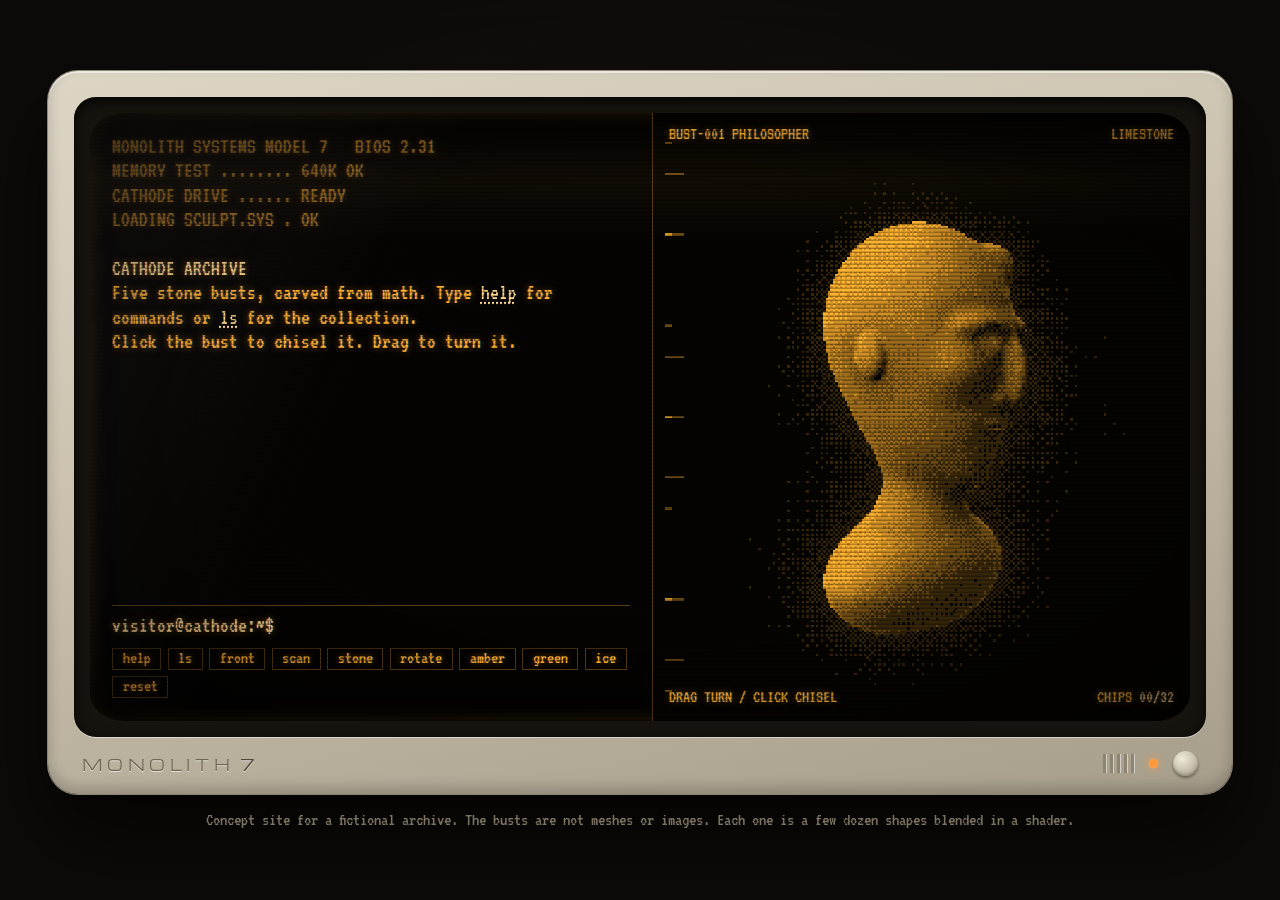
<file: work/cathode-archive/index.html>
<!doctype html>
<html lang="en">
<head>
<meta charset="utf-8">
<meta name="viewport" content="width=device-width, initial-scale=1, viewport-fit=cover">
<meta name="description" content="Concept site for a fictional archive of stone busts, shown on a CRT terminal. Everything is generated in the browser.">
<style>html{margin:0}body{margin:0}</style>
<title>Cathode Archive</title>
<link rel="preconnect" href="https://fonts.googleapis.com">
<link rel="preconnect" href="https://fonts.gstatic.com" crossorigin>
<link rel="stylesheet" href="https://fonts.googleapis.com/css2?family=Michroma&family=VT323&display=swap">
<style>
/* Layout: a beige 1980s monitor in a dark room. The tube holds a command line on the left and a dithered, raymarched stone bust on the right. Click the bust to chisel it, drag to turn it. */
:root {
  --room: #0d0b09;
  --case: #cbc3b0;
  --case-hi: #ddd6c5;
  --case-lo: #a69e8b;
  --glass: #050403;
  --ph: #ffb02e;
  --ph-hi: #ffd88a;
  --ph-dim: rgba(255, 176, 46, 0.35);
  --glow: rgba(255, 150, 20, 0.55);
  --f-term: "VT323", "Courier New", ui-monospace, monospace;
  --f-brand: "Michroma", "Eurostile", "Arial Narrow", sans-serif;
}
* { box-sizing: border-box; }
body { background: #0d0b09; color: #cbc3b0; font-family: var(--f-term); padding-inline: 0; }
p { margin: 0; }
button { font: inherit; }
:focus-visible { outline: 2px solid var(--ph-hi); outline-offset: 2px; }

.room { min-height: 100svh; display: grid; place-items: center; padding: clamp(0.75rem, 3vw, 2.5rem) clamp(0.5rem, 2vw, 1.5rem); background: radial-gradient(ellipse 70% 60% at 50% 40%, rgba(255, 170, 60, 0.07), transparent 70%), #0d0b09; }
.stage { width: 100%; max-width: 74rem; display: grid; gap: 1rem; }

/* monitor case */
.monitor { background: linear-gradient(165deg, var(--case-hi), var(--case) 40%, var(--case-lo)); border-radius: clamp(14px, 2.5vw, 30px); padding: clamp(0.6rem, 2.2vw, 1.6rem) clamp(0.6rem, 2.2vw, 1.6rem) 0; box-shadow: 0 0 0 1px #8d8574, 0 2.5rem 5rem rgba(0, 0, 0, 0.7), inset 0 2px 0 rgba(255, 255, 255, 0.55), inset 0 -6px 14px rgba(0, 0, 0, 0.2); }
.bezel { background: #17140f; border-radius: clamp(10px, 2vw, 22px); padding: clamp(0.4rem, 1.4vw, 1rem); box-shadow: inset 0 4px 14px rgba(0, 0, 0, 0.9), 0 1px 0 rgba(255, 255, 255, 0.5); }
.screen { position: relative; border-radius: 3.2% / 4.5%; overflow: hidden; background: var(--glass); box-shadow: inset 0 0 90px rgba(0, 0, 0, 0.95), inset 0 0 18px var(--ph-dim); isolation: isolate; }
.inner { display: grid; grid-template-columns: minmax(0, 1.05fr) minmax(0, 1fr); min-height: min(38rem, 78svh); color: var(--ph); text-shadow: -0.7px 0 rgba(255, 70, 70, 0.28), 0.7px 0 rgba(70, 200, 255, 0.28), 0 0 7px var(--glow); transform-origin: center; }
.on .inner { animation: poweron 1.1s cubic-bezier(0.2, 0.7, 0.2, 1) both; }
@keyframes poweron { 0% { transform: scale(0, 0.004); filter: brightness(9); } 30% { transform: scale(1, 0.004); filter: brightness(9); } 62% { transform: scale(1, 1); filter: brightness(2.2); } 100% { transform: none; filter: none; } }
.screen::before { content: ""; position: absolute; inset: 0; z-index: 5; pointer-events: none; background: repeating-linear-gradient(to bottom, rgba(0, 0, 0, 0) 0 2px, rgba(0, 0, 0, 0.3) 3px 4px); mix-blend-mode: multiply; }
.screen::after { content: ""; position: absolute; inset: 0; z-index: 6; pointer-events: none; background: radial-gradient(ellipse at 50% 50%, transparent 55%, rgba(0, 0, 0, 0.55) 100%), linear-gradient(115deg, rgba(255, 255, 255, 0.06), transparent 28%); animation: flick 0.18s steps(2) infinite; }
@keyframes flick { 0% { opacity: 0.94; } 50% { opacity: 1; } 100% { opacity: 0.97; } }
.hum { position: absolute; left: 0; right: 0; height: 22%; z-index: 4; pointer-events: none; background: linear-gradient(to bottom, transparent, rgba(255, 190, 90, 0.06), transparent); animation: roll 8s linear infinite; }
@keyframes roll { from { top: -25%; } to { top: 105%; } }

/* terminal */
.term { display: grid; grid-template-columns: minmax(0, 1fr); grid-template-rows: minmax(0, 1fr) auto auto; min-width: 0; padding: clamp(0.8rem, 2vw, 1.4rem); border-right: 1px solid var(--ph-dim); font-size: clamp(1.15rem, 1.7vw, 1.4rem); line-height: 1.12; min-height: 0; }
#out { overflow-y: auto; scrollbar-width: none; padding-bottom: 0.5rem; max-height: min(30rem, 62svh); }
#out::-webkit-scrollbar { display: none; }
#out p { white-space: pre-wrap; overflow-wrap: anywhere; min-height: 1.12em; }
#out .dim { opacity: 0.6; }
#out .hi { color: var(--ph-hi); }
#out .err { color: #ff7a5c; text-shadow: 0 0 7px rgba(255, 90, 60, 0.6); }
#out .cmd { background: none; border: 0; padding: 0; color: var(--ph-hi); cursor: pointer; text-decoration: underline; text-underline-offset: 3px; text-decoration-style: dotted; }
#out .cmd:hover { background: var(--ph); color: #000; text-shadow: none; }
.line { display: flex; gap: 0.6ch; align-items: baseline; border-top: 1px solid var(--ph-dim); padding-top: 0.5rem; }
.line label { white-space: nowrap; color: var(--ph-hi); }
.line input { flex: 1; min-width: 0; background: none; border: 0; color: var(--ph); font: inherit; text-shadow: inherit; caret-color: var(--ph-hi); caret-shape: block; padding: 0; outline: none; }
.chips { display: flex; flex-wrap: wrap; gap: 0.4rem; padding-top: 0.6rem; }
.chips button { background: transparent; color: var(--ph); border: 1px solid var(--ph-dim); padding: 0 0.6rem; font-size: 1.1rem; cursor: pointer; border-radius: 0; text-shadow: inherit; }
.chips button:hover { background: var(--ph); color: #000; text-shadow: none; }

/* view */
.view { position: relative; min-width: 0; min-height: 22rem; }
#gl { position: absolute; inset: 0; width: 100%; height: 100%; display: block; image-rendering: pixelated; cursor: crosshair; touch-action: none; }
.hud { position: absolute; inset: 0; pointer-events: none; padding: 0.8rem 1rem; display: flex; flex-direction: column; justify-content: space-between; font-size: 1.1rem; line-height: 1.1; }
.hud div { display: flex; justify-content: space-between; gap: 1rem; }
.hud b { font-weight: 400; color: var(--ph-hi); }

/* case chin */
.chin { display: flex; align-items: center; justify-content: space-between; gap: 1rem; padding: 0.9rem 0.5rem 1.1rem; }
.brand { font-family: var(--f-brand); font-size: clamp(0.65rem, 1.4vw, 0.95rem); letter-spacing: 0.3em; color: #6e6755; text-shadow: 0 1px 0 rgba(255, 255, 255, 0.6); }
.brand b { color: #4d4738; font-weight: 400; margin-left: 0.4em; }
.knobs { display: flex; align-items: center; gap: 0.9rem; }
.vents { display: flex; gap: 4px; }
.vents i { display: block; width: 3px; height: 1.2rem; background: #8d8574; box-shadow: 1px 0 0 rgba(255, 255, 255, 0.5); }
.led { width: 0.6rem; height: 0.6rem; border-radius: 50%; background: #5a2a14; box-shadow: inset 0 1px 1px rgba(0, 0, 0, 0.5); }
.on .led { background: #ff9a3c; box-shadow: 0 0 8px #ff9a3c, 0 0 2px #fff6; }
.pbtn { width: 1.6rem; height: 1.6rem; border-radius: 50%; border: 0; cursor: pointer; background: radial-gradient(circle at 35% 30%, #efe9da, #a69e8b); box-shadow: 0 2px 3px rgba(0, 0, 0, 0.4), inset 0 -2px 3px rgba(0, 0, 0, 0.2); }
.pbtn:active { transform: translateY(1px); }
.note { color: #7c7463; font-size: 1.15rem; text-align: center; }

@media (max-width: 52rem) {
  .inner { grid-template-columns: minmax(0, 1fr); }
  .view { order: -1; height: min(80vw, 24rem); min-height: 0; }
  .term { border-right: 0; border-top: 1px solid var(--ph-dim); }
  #out { max-height: 17rem; }
  .hud { font-size: 0.95rem; padding: 0.5rem 0.7rem; }
  .hud div:last-child span:first-child { display: none; }
  .hud div:last-child { justify-content: flex-end; }
}
@media (prefers-reduced-motion: reduce) {
  .on .inner { animation: none; }
  .screen::after { animation: none; }
  .hum { display: none; }
}
</style>
</head>
<body>
<div class="room">
  <div class="stage">
    <div class="monitor" id="monitor">
      <div class="bezel">
        <div class="screen" id="screen">
          <div class="hum" aria-hidden="true"></div>
          <div class="inner">
            <section class="term" aria-label="Terminal">
              <div id="out" role="log" aria-live="polite"></div>
              <form class="line" id="form" autocomplete="off">
                <label for="cmd">visitor@cathode:~$</label>
                <input id="cmd" type="text" spellcheck="false" autocapitalize="off" autocomplete="off" autocorrect="off" aria-label="Command">
              </form>
              <div class="chips" id="chips" aria-label="Quick commands"></div>
            </section>
            <section class="view" aria-label="Stone bust viewer">
              <canvas id="gl" aria-hidden="true"></canvas>
              <div class="hud" aria-hidden="true">
                <div><span id="hName">BUST-001 PHILOSOPHER</span><span id="hStone">LIMESTONE</span></div>
                <div><span>DRAG TURN / CLICK CHISEL</span><span>CHIPS <b id="hChips">00/32</b></span></div>
              </div>
            </section>
          </div>
        </div>
      </div>
      <div class="chin">
        <span class="brand">MONOLITH<b>7</b></span>
        <span class="knobs"><span class="vents" aria-hidden="true"><i></i><i></i><i></i><i></i><i></i></span><span class="led" aria-hidden="true"></span><button class="pbtn" id="power" type="button" aria-label="Power: restart the monitor"></button></span>
      </div>
    </div>
    <p class="note">Concept site for a fictional archive. The busts are not meshes or images. Each one is a few dozen shapes blended in a shader.</p>
  </div>
</div>

<script type="x-shader/x-vertex" id="vs">
attribute vec2 a;
void main(){ gl_Position = vec4(a, 0.0, 1.0); }
</script>
<script type="x-shader/x-fragment" id="fs">
precision highp float;
uniform vec2 uRes; uniform float uTime; uniform float uYaw; uniform float uPitch;
uniform vec4 uP; uniform float uStone; uniform float uWire; uniform float uGlitch;
uniform vec3 uTint; uniform vec4 uDent[32]; uniform int uDentN;
mat3 gR;

float sdEll(vec3 p, vec3 r){ float k0 = length(p / r); float k1 = length(p / (r * r)); return k0 * (k0 - 1.0) / k1; }
float smin(float a, float b, float k){ float h = max(k - abs(a - b), 0.0) / k; return min(a, b) - h * h * k * 0.25; }
float smax(float a, float b, float k){ return -smin(-a, -b, k); }

float bust(vec3 p){
  float jaw = uP.x, nose = uP.y, brow = uP.z, curls = uP.w;
  float d = sdEll(p - vec3(0.0, 0.16, -0.02), vec3(0.43, 0.5, 0.47));
  float f = sdEll(p - vec3(0.0, -0.2, 0.07), vec3(0.34 * jaw, 0.42, 0.36));
  d = smin(d, f, 0.2);
  d = smin(d, length(p - vec3(0.0, -0.5, 0.2)) - 0.13 * jaw, 0.12);
  vec3 q = vec3(abs(p.x), p.y, p.z);
  d = smin(d, length(q - vec3(0.22, -0.04, 0.32)) - 0.1, 0.12);
  d = smin(d, sdEll(q - vec3(0.1, 0.14, 0.36), vec3(0.2, 0.05 * brow, 0.12)), 0.06);
  d = smax(d, -sdEll(q - vec3(0.155, 0.09, 0.4), vec3(0.085, 0.055 * (0.6 + 0.4 * brow), 0.09)), 0.04);
  d = smin(d, sdEll(p - vec3(0.0, -0.06, 0.45), vec3(0.045, 0.15 * nose, 0.09 * nose)), 0.05);
  d = smin(d, length(q - vec3(0.05, -0.04 - 0.13 * nose, 0.42)) - 0.04, 0.04);
  d = smin(d, sdEll(p - vec3(0.0, -0.3, 0.39), vec3(0.1, 0.03, 0.05)), 0.03);
  d = smax(d, -sdEll(p - vec3(0.0, -0.325, 0.42), vec3(0.09, 0.008, 0.05)), 0.01);
  d = smin(d, sdEll(q - vec3(0.43, 0.0, -0.03), vec3(0.035, 0.1, 0.07)), 0.04);
  float n = max(length(p.xz * vec2(1.0, 1.15)) - 0.2, abs(p.y + 0.72) - 0.3);
  d = smin(d, n, 0.1);
  float c = sdEll(p - vec3(0.0, -1.02, -0.02), vec3(0.64, 0.3, 0.34));
  c = max(c, -(p.y + 1.25));
  d = smin(d, c, 0.2);
  for (int i = 0; i < 12; i++) {
    if (float(i) >= curls) break;
    float a = 0.55 + float(i) * 0.4767;
    vec3 cp = vec3(sin(a) * 0.35, 0.42 + 0.06 * sin(a * 3.0 + 1.0), cos(a) * 0.37 - 0.03);
    d = smin(d, length(p - cp) - 0.11, 0.08);
  }
  for (int i = 0; i < 32; i++) {
    if (i >= uDentN) break;
    d = smax(d, -(length(p - uDent[i].xyz) - uDent[i].w), 0.03);
  }
  return d;
}
float map(vec3 p){ return bust(gR * p); }

float h31(vec3 p){ p = fract(p * 0.3183099 + 0.1); p *= 17.0; return fract(p.x * p.y * p.z * (p.x + p.y + p.z)); }
float vn(vec3 x){
  vec3 i = floor(x); vec3 f = fract(x); f = f * f * (3.0 - 2.0 * f);
  return mix(mix(mix(h31(i), h31(i + vec3(1,0,0)), f.x), mix(h31(i + vec3(0,1,0)), h31(i + vec3(1,1,0)), f.x), f.y),
             mix(mix(h31(i + vec3(0,0,1)), h31(i + vec3(1,0,1)), f.x), mix(h31(i + vec3(0,1,1)), h31(i + vec3(1,1,1)), f.x), f.y), f.z);
}
float fbm(vec3 p){ float a = 0.5, s = 0.0; for (int i = 0; i < 4; i++) { s += a * vn(p); p = p * 2.03 + 7.1; a *= 0.5; } return s; }

float stoneTex(vec3 pl){
  float s = uStone;
  if (s < 0.5) return 0.6 + 0.4 * fbm(vec3(pl.x * 1.3, pl.y * 17.0, pl.z * 1.3));
  if (s < 1.5) { float pits = smoothstep(0.6, 0.68, fbm(pl * 15.0)); return 0.55 - 0.3 * pits + 0.25 * fbm(pl * 5.0); }
  if (s < 2.5) return 0.5 + 0.35 * step(0.58, vn(pl * 40.0)) + 0.25 * fbm(pl * 6.0);
  if (s < 3.5) { float v = 1.0 - smoothstep(0.0, 0.05, abs(fbm(pl * 2.2 + 4.0) - 0.5)); return 0.95 - 0.5 * v + 0.1 * fbm(pl * 9.0); }
  return 0.7 + 0.3 * fbm(pl * vec3(3.0, 24.0, 3.0)) - 0.15 * fbm(pl * 30.0);
}

float b2(vec2 p){ p = mod(p, 2.0); return mod(2.0 * p.x + 3.0 * p.y, 4.0); }
float bayer(vec2 p){ return (b2(p) * 4.0 + b2(floor(p * 0.5))) / 16.0; }

mat3 rotY(float a){ float c = cos(a), s = sin(a); return mat3(c, 0.0, -s, 0.0, 1.0, 0.0, s, 0.0, c); }
mat3 rotX(float a){ float c = cos(a), s = sin(a); return mat3(1.0, 0.0, 0.0, 0.0, c, s, 0.0, -s, c); }

void main(){
  vec2 fc = gl_FragCoord.xy;
  float band = floor(fc.y / 5.0);
  float rnd = h31(vec3(band, floor(uTime * 24.0), 1.0));
  if (uGlitch > 0.01 && rnd > 1.0 - uGlitch * 0.55) fc.x += (rnd - 0.5) * uGlitch * 90.0;
  vec2 uv = (fc - 0.5 * uRes) / uRes.y;
  vec3 ro = vec3(0.0, -0.1, 4.6);
  vec3 ta = vec3(0.0, -0.28, 0.0);
  vec3 fw = normalize(ta - ro);
  vec3 rt = normalize(cross(fw, vec3(0.0, 1.0, 0.0)));
  vec3 up = cross(rt, fw);
  vec3 rd = normalize(uv.x * rt + uv.y * up + 1.55 * fw);
  gR = rotX(-uPitch) * rotY(-uYaw);

  vec3 oc = ro - vec3(0.0, -0.3, 0.0);
  float b = dot(oc, rd);
  float disc = b * b - (dot(oc, oc) - 2.89);
  float dm = 1e9; bool hit = false; float t = 0.0;
  if (disc > 0.0) {
    t = -b - sqrt(disc);
    for (int i = 0; i < 80; i++) {
      float d = map(ro + rd * t);
      dm = min(dm, d);
      if (d < 0.002) { hit = true; break; }
      t += d * 0.9;
      if (t > 8.0) break;
    }
  }
  float L = 0.0;
  float sy = 1.0 - gl_FragCoord.y / uRes.y;
  float sweep = uWire * 1.1 - 0.05;
  if (hit) {
    vec3 p = ro + rd * t;
    vec2 k = vec2(1.0, -1.0); float h = 0.0015;
    vec3 n = normalize(k.xyy * map(p + k.xyy * h) + k.yyx * map(p + k.yyx * h) + k.yxy * map(p + k.yxy * h) + k.xxx * map(p + k.xxx * h));
    vec3 pl = gR * p;
    float ao = 0.4 + 0.6 * clamp(map(p + n * 0.14) / 0.14, 0.0, 1.0);
    vec3 Ld = normalize(vec3(-0.55, 0.65, 0.6));
    float diff = clamp(dot(n, Ld) * 0.5 + 0.5, 0.0, 1.0); diff *= diff;
    float rim = pow(1.0 - max(dot(n, -rd), 0.0), 2.5);
    float tex = stoneTex(pl);
    float stone = (diff * 1.05 * (0.45 + 0.7 * tex) + rim * 0.38) * ao;
    float ly = smoothstep(0.42, 0.5, abs(fract(pl.y * 15.0) - 0.5));
    float lx = smoothstep(0.43, 0.5, abs(fract(pl.x * 11.0) - 0.5));
    float lz = smoothstep(0.43, 0.5, abs(fract(pl.z * 11.0) - 0.5));
    float wire = (0.12 + 0.3 * diff) + 0.75 * max(ly, max(lx, lz) * 0.7);
    L = (sy < sweep) ? wire : stone;
  } else {
    L = 0.16 * exp(-max(dm, 0.0) * 5.0) * step(dm, 1e8) * step(0.0, dm);
    L += 0.03 * (0.5 + 0.5 * sin(uTime * 0.8 + sy * 6.0));
  }
  // measuring ticks on the left edge
  float ex = uv.x + 0.5 * uRes.x / uRes.y;
  float tickMajor = step(abs(fract(uv.y * 10.0 + 0.5) - 0.5), 0.012) * step(ex, 0.05) * step(0.02, ex);
  float tickMinor = step(abs(fract(uv.y * 20.0 + 0.5) - 0.5), 0.012) * step(ex, 0.03) * step(0.02, ex);
  L = max(L, (tickMajor + tickMinor) * 0.45);
  // the scan line itself
  float edge = exp(-abs(sy - sweep) * 90.0) * step(0.001, uWire) * step(uWire, 0.999);
  L += edge * 0.9;
  L += (h31(vec3(gl_FragCoord.xy, uTime * 40.0)) - 0.5) * 0.04 + uGlitch * (h31(vec3(gl_FragCoord.xy, uTime * 77.0)) - 0.5) * 0.7;
  L = clamp(L, 0.0, 1.0);
  float lv = floor(L * 5.0 + bayer(floor(gl_FragCoord.xy)) - 0.3) / 5.0;
  lv = clamp(lv, 0.0, 1.0);
  vec3 col = uTint * lv;
  col += uTint * 0.02;
  gl_FragColor = vec4(col, 1.0);
}
</script>

<script>
(function () {
  var $ = function (id) { return document.getElementById(id); };
  var reduce = matchMedia("(prefers-reduced-motion: reduce)").matches;

  /* ---------- the collection ---------- */
  var BUSTS = [
    { id: "001", name: "Philosopher", stone: "limestone", s: 0, P: [0.95, 1.15, 1.5, 4] },
    { id: "002", name: "Emperor", stone: "basalt", s: 1, P: [1.15, 1.0, 1.2, 12] },
    { id: "003", name: "Orator", stone: "granite", s: 2, P: [0.9, 0.8, 0.8, 8] },
    { id: "004", name: "Athlete", stone: "marble", s: 3, P: [1.2, 0.7, 1.7, 10] },
    { id: "005", name: "Unknown", stone: "sandstone", s: 4, P: [0.82, 1.5, 0.5, 0] }
  ];
  var cur = 0, P = BUSTS[0].P.slice(), Pt = BUSTS[0].P.slice(), stoneId = 0;
  var COLORS = {
    amber: { t: [1.0, 0.69, 0.18], ph: "#ffb02e", hi: "#ffd88a", dim: "rgba(255,176,46,0.35)", glow: "rgba(255,150,20,0.55)" },
    green: { t: [0.25, 1.0, 0.45], ph: "#4dff77", hi: "#b8ffc8", dim: "rgba(77,255,119,0.33)", glow: "rgba(40,255,100,0.5)" },
    ice: { t: [0.45, 0.85, 1.0], ph: "#74d9ff", hi: "#cdf0ff", dim: "rgba(116,217,255,0.33)", glow: "rgba(60,190,255,0.5)" },
    white: { t: [0.92, 0.95, 0.9], ph: "#e8f0e4", hi: "#ffffff", dim: "rgba(232,240,228,0.3)", glow: "rgba(220,235,215,0.45)" }
  };
  var tint = COLORS.amber.t.slice(), tintT = COLORS.amber.t.slice();
  function setColor(n) {
    var c = COLORS[n], r = document.documentElement.style;
    tintT = c.t.slice();
    r.setProperty("--ph", c.ph); r.setProperty("--ph-hi", c.hi); r.setProperty("--ph-dim", c.dim); r.setProperty("--glow", c.glow);
  }

  /* ---------- state ---------- */
  var yaw = 0.4, pitch = 0.0, yawGoal = null, auto = !reduce, wire = 0, wireT = 0, glitch = 0, dents = [];
  var MAXD = 32;
  var FOCAL = 1.55;

  /* ---------- JS copy of the distance field, for picking where a click lands ---------- */
  function sub(a, b) { return [a[0] - b[0], a[1] - b[1], a[2] - b[2]]; }
  function len(a) { return Math.sqrt(a[0] * a[0] + a[1] * a[1] + a[2] * a[2]); }
  function ell(p, r) {
    var a = [p[0] / r[0], p[1] / r[1], p[2] / r[2]], k0 = len(a);
    var b = [p[0] / (r[0] * r[0]), p[1] / (r[1] * r[1]), p[2] / (r[2] * r[2])], k1 = len(b);
    return k0 * (k0 - 1) / k1;
  }
  function smin(a, b, k) { var h = Math.max(k - Math.abs(a - b), 0) / k; return Math.min(a, b) - h * h * k * 0.25; }
  function smax(a, b, k) { return -smin(-a, -b, k); }
  function bustJ(p) {
    var jaw = P[0], nose = P[1], brow = P[2], curls = P[3];
    var d = ell(sub(p, [0, 0.16, -0.02]), [0.43, 0.5, 0.47]);
    var f = ell(sub(p, [0, -0.2, 0.07]), [0.34 * jaw, 0.42, 0.36]);
    d = smin(d, f, 0.2);
    d = smin(d, len(sub(p, [0, -0.5, 0.2])) - 0.13 * jaw, 0.12);
    var q = [Math.abs(p[0]), p[1], p[2]];
    d = smin(d, len(sub(q, [0.22, -0.04, 0.32])) - 0.1, 0.12);
    d = smin(d, ell(sub(q, [0.1, 0.14, 0.36]), [0.2, 0.05 * brow, 0.12]), 0.06);
    d = smax(d, -ell(sub(q, [0.155, 0.09, 0.4]), [0.085, 0.055 * (0.6 + 0.4 * brow), 0.09]), 0.04);
    d = smin(d, ell(sub(p, [0, -0.06, 0.45]), [0.045, 0.15 * nose, 0.09 * nose]), 0.05);
    d = smin(d, len(sub(q, [0.05, -0.04 - 0.13 * nose, 0.42])) - 0.04, 0.04);
    d = smin(d, ell(sub(p, [0, -0.3, 0.39]), [0.1, 0.03, 0.05]), 0.03);
    d = smax(d, -ell(sub(p, [0, -0.325, 0.42]), [0.09, 0.008, 0.05]), 0.01);
    d = smin(d, ell(sub(q, [0.43, 0, -0.03]), [0.035, 0.1, 0.07]), 0.04);
    var n = Math.max(Math.hypot(p[0], p[2] * 1.15) - 0.2, Math.abs(p[1] + 0.72) - 0.3);
    d = smin(d, n, 0.1);
    var c = ell(sub(p, [0, -1.02, -0.02]), [0.64, 0.3, 0.34]);
    c = Math.max(c, -(p[1] + 1.25));
    d = smin(d, c, 0.2);
    for (var i = 0; i < 12; i++) {
      if (i >= curls) break;
      var a = 0.55 + i * 0.4767;
      d = smin(d, len(sub(p, [Math.sin(a) * 0.35, 0.42 + 0.06 * Math.sin(a * 3 + 1), Math.cos(a) * 0.37 - 0.03])) - 0.11, 0.08);
    }
    for (var j = 0; j < dents.length; j++) d = smax(d, -(len(sub(p, dents[j])) - dents[j][3]), 0.03);
    return d;
  }
  function toLocal(p) {
    var a = -yaw, c = Math.cos(a), s = Math.sin(a);
    var x = c * p[0] + s * p[2], y = p[1], z = -s * p[0] + c * p[2];
    var b = -pitch, c2 = Math.cos(b), s2 = Math.sin(b);
    return [x, c2 * y - s2 * z, s2 * y + c2 * z];
  }
  function pickPoint(cx, cy, rect) {
    var ro = [0, -0.1, 4.6], ta = [0, -0.28, 0];
    var fw = sub(ta, ro), fl = len(fw); fw = [fw[0] / fl, fw[1] / fl, fw[2] / fl];
    var rt = [-fw[2], 0, fw[0]], rl = len(rt); rt = [rt[0] / rl, 0, rt[2] / rl];
    var up = [rt[1] * fw[2] - rt[2] * fw[1], rt[2] * fw[0] - rt[0] * fw[2], rt[0] * fw[1] - rt[1] * fw[0]];
    var ux = (cx - rect.left - rect.width / 2) / rect.height, uy = -((cy - rect.top) - rect.height / 2) / rect.height;
    var rd = [ux * rt[0] + uy * up[0] + FOCAL * fw[0], ux * rt[1] + uy * up[1] + FOCAL * fw[1], ux * rt[2] + uy * up[2] + FOCAL * fw[2]];
    var rn = len(rd); rd = [rd[0] / rn, rd[1] / rn, rd[2] / rn];
    var t = 1.5;
    for (var i = 0; i < 90; i++) {
      var p = [ro[0] + rd[0] * t, ro[1] + rd[1] * t, ro[2] + rd[2] * t];
      var d = bustJ(toLocal(p));
      if (d < 0.003) return toLocal(p);
      t += d * 0.9;
      if (t > 8) break;
    }
    return null;
  }
  function chisel(cx, cy, rect) {
    if (dents.length >= MAXD) { say("The stone will take no more chips. Type [[reset]] to restore it.", "err"); return; }
    var p = pickPoint(cx, cy, rect);
    if (!p) return;
    dents.push([p[0], p[1], p[2], 0.05 + Math.random() * 0.045]);
    glitch = Math.max(glitch, 0.18);
    updateHud();
  }
  function updateHud() {
    $("hChips").textContent = String(dents.length).padStart(2, "0") + "/" + MAXD;
    $("hName").textContent = "BUST-" + BUSTS[cur].id + " " + BUSTS[cur].name.toUpperCase();
    $("hStone").textContent = BUSTS[cur].stone.toUpperCase();
  }

  /* ---------- WebGL ---------- */
  var cv = $("gl"), gl = cv.getContext("webgl", { antialias: false, alpha: false }) || cv.getContext("experimental-webgl");
  var U = {}, pxScale = 2.4;
  if (!gl) { cv.style.display = "none"; }
  else {
    var mk = function (type, src) { var s = gl.createShader(type); gl.shaderSource(s, src); gl.compileShader(s); if (!gl.getShaderParameter(s, gl.COMPILE_STATUS)) throw new Error(gl.getShaderInfoLog(s)); return s; };
    var pr = gl.createProgram();
    gl.attachShader(pr, mk(gl.VERTEX_SHADER, $("vs").textContent));
    gl.attachShader(pr, mk(gl.FRAGMENT_SHADER, $("fs").textContent));
    gl.linkProgram(pr);
    if (!gl.getProgramParameter(pr, gl.LINK_STATUS)) { console.error('LINK ' + gl.getProgramInfoLog(pr)); }
    gl.useProgram(pr);
    var buf = gl.createBuffer(); gl.bindBuffer(gl.ARRAY_BUFFER, buf);
    gl.bufferData(gl.ARRAY_BUFFER, new Float32Array([-1, -1, 3, -1, -1, 3]), gl.STATIC_DRAW);
    var loc = gl.getAttribLocation(pr, "a"); gl.enableVertexAttribArray(loc); gl.vertexAttribPointer(loc, 2, gl.FLOAT, false, 0, 0);
    ["uRes", "uTime", "uYaw", "uPitch", "uP", "uStone", "uWire", "uGlitch", "uTint", "uDent", "uDentN"].forEach(function (n) { U[n] = gl.getUniformLocation(pr, n); });
    var resize = function () {
      // layout size, so the power-on squash animation can't shrink the canvas
      var w = Math.max(2, Math.round(cv.clientWidth / pxScale)), h = Math.max(2, Math.round(cv.clientHeight / pxScale));
      if (cv.width !== w || cv.height !== h) { cv.width = w; cv.height = h; gl.viewport(0, 0, w, h); }
    };
    addEventListener("resize", resize);
    setInterval(resize, 700);
    if (window.ResizeObserver) new ResizeObserver(resize).observe(cv);
    resize();

    // drag turns the bust, a click without movement chisels it
    var down = null, moved = false;
    cv.addEventListener("pointerdown", function (e) { down = { x: e.clientX, y: e.clientY, px: e.clientX, py: e.clientY }; moved = false; cv.setPointerCapture(e.pointerId); });
    cv.addEventListener("pointermove", function (e) {
      if (!down) return;
      if (Math.abs(e.clientX - down.x) + Math.abs(e.clientY - down.y) > 5) moved = true;
      if (moved) { yawGoal = null; yaw += (e.clientX - down.px) * 0.011; pitch = Math.max(-0.5, Math.min(0.5, pitch + (e.clientY - down.py) * 0.005)); auto = false; }
      down.px = e.clientX; down.py = e.clientY;
    });
    cv.addEventListener("pointerup", function (e) { if (down && !moved) chisel(e.clientX, e.clientY, cv.getBoundingClientRect()); down = null; });
    cv.addEventListener("pointercancel", function () { down = null; });

    var t0 = performance.now(), last = t0, running = true, dbuf = new Float32Array(32 * 4);
    var frame = function (now) {
      if (!running) return;
      var dt = Math.min(0.1, (now - last) / 1000); last = now;
      if (auto) yaw += dt * 0.45;
      if (yawGoal !== null) { yaw += (yawGoal - yaw) * Math.min(1, dt * 5); pitch *= 1 - Math.min(1, dt * 5); if (Math.abs(yawGoal - yaw) < 0.003) { yaw = yawGoal; yawGoal = null; } }
      glitch = Math.max(0, glitch - dt * 1.4);
      var k = Math.min(1, dt * 6);
      for (var i = 0; i < 4; i++) P[i] += (Pt[i] - P[i]) * k;
      for (i = 0; i < 3; i++) tint[i] += (tintT[i] - tint[i]) * Math.min(1, dt * 5);
      wire += Math.sign(wireT - wire) * Math.min(Math.abs(wireT - wire), dt * 0.45);
      for (i = 0; i < 32; i++) { var d = dents[i] || [0, 0, 0, 0]; dbuf[i * 4] = d[0]; dbuf[i * 4 + 1] = d[1]; dbuf[i * 4 + 2] = d[2]; dbuf[i * 4 + 3] = d[3]; }
      gl.uniform2f(U.uRes, cv.width, cv.height);
      gl.uniform1f(U.uTime, (now - t0) / 1000);
      gl.uniform1f(U.uYaw, yaw); gl.uniform1f(U.uPitch, pitch);
      gl.uniform4f(U.uP, P[0], P[1], P[2], P[3]);
      gl.uniform1f(U.uStone, stoneId); gl.uniform1f(U.uWire, wire); gl.uniform1f(U.uGlitch, glitch);
      gl.uniform3fv(U.uTint, tint);
      gl.uniform4fv(U.uDent, dbuf); gl.uniform1i(U.uDentN, dents.length);
      gl.drawArrays(gl.TRIANGLES, 0, 3);
      requestAnimationFrame(frame);
    };
    document.addEventListener("visibilitychange", function () { running = !document.hidden; if (running) { last = performance.now(); requestAnimationFrame(frame); } });
    requestAnimationFrame(frame);
  }

  /* ---------- terminal ---------- */
  var out = $("out"), inp = $("cmd"), hist = [], hi = 0, queue = Promise.resolve();
  function say(text, cls, instant) {
    queue = queue.then(function () {
      return new Promise(function (res) {
        var p = document.createElement("p"); if (cls) p.className = cls;
        var parts = String(text).split(/(\[\[[^\]]+\]\])/);
        parts.forEach(function (s) {
          var m = s.match(/^\[\[([^\]]+)\]\]$/);
          if (m) { var b = document.createElement("button"); b.type = "button"; b.className = "cmd"; b.textContent = m[1]; b.dataset.cmd = m[1]; p.appendChild(b); }
          else p.appendChild(document.createTextNode(s));
        });
        out.appendChild(p); out.scrollTop = out.scrollHeight;
        if (instant || reduce) res(); else setTimeout(res, 16);
      });
    });
    return queue;
  }
  out.addEventListener("click", function (e) { var c = e.target.closest && e.target.closest("[data-cmd]"); if (c) run(c.dataset.cmd); });

  var CMDS = ["help", "ls", "open", "front", "rotate", "scan", "stone", "chisel", "undo", "reset", "color", "about", "whoami", "date", "clear"];
  function find(arg) {
    if (!arg) return null; arg = arg.toLowerCase();
    return BUSTS.findIndex(function (b) { return b.id === arg.padStart(3, "0") || b.name.toLowerCase() === arg || ("bust-" + b.id) === arg; });
  }
  function faceFront() { auto = false; yawGoal = Math.round(yaw / 6.2832) * 6.2832; }
  function openBust(i) {
    cur = i; Pt = BUSTS[i].P.slice(); stoneId = BUSTS[i].s; dents = []; glitch = 1; faceFront(); updateHud();
  }
  var HANDLERS = {
    help: function () {
      ["Commands:", "  [[ls]]            list the busts in the archive", "  [[open 003]]      show a bust by number or name", "  [[front]]         turn the bust to face you", "  [[rotate]]        turn the auto-rotation on or off", "  [[scan]]          sweep the bust into a wireframe", "  [[stone]]         sweep it back to stone", "  [[undo]]          put back the last chip", "  [[reset]]         restore the stone to its original state", "  [[color amber]]   amber, green, ice or white phosphor", "  [[about]]         what this is", "  clear           clear the screen", "", "You can also click the bust to chisel it and drag to turn it."].forEach(function (l) { say(l); });
    },
    ls: function () {
      say("COMMAND      NAME         STONE");
      BUSTS.forEach(function (b) { say("[[open " + b.id + "]]  " + (b.name + "            ").slice(0, 12) + " " + b.stone); });
    },
    open: function (a) {
      var i = find(a);
      if (i == null || i < 0) { say(a ? "No bust matches '" + a + "'. Type [[ls]] for the list." : "Usage: open <number or name>", "err"); return; }
      openBust(i); say("Loading BUST-" + BUSTS[i].id + " " + BUSTS[i].name.toUpperCase() + " (" + BUSTS[i].stone + ")... done.", "hi");
    },
    rotate: function (a) {
      auto = a === "on" ? true : a === "off" ? false : !auto;
      say("Auto-rotation " + (auto ? "on" : "off") + ".");
    },
    front: function () { faceFront(); say("Turning the bust to face you."); },
    scan: function () { wireT = 1; say("Scanning surface... sweep started.", "hi"); },
    stone: function () { wireT = 0; say("Restoring stone render.", "hi"); },
    chisel: function () { say("Click anywhere on the bust to remove a chip. " + dents.length + " of " + MAXD + " chips used."); },
    undo: function () { if (!dents.length) { say("Nothing to undo.", "err"); return; } dents.pop(); updateHud(); say("Chip restored. " + dents.length + " remaining."); },
    reset: function () { dents = []; Pt = BUSTS[cur].P.slice(); glitch = 0.6; updateHud(); say("Stone restored.", "hi"); },
    color: function (a) {
      if (!a || !COLORS[a]) { say("Usage: color amber | green | ice | white", "err"); return; }
      setColor(a); say("Phosphor set to " + a + ".");
    },
    about: function () {
      ["CATHODE ARCHIVE", "A catalogue of five stone busts. None of them is a mesh or a photograph.", "Each head is a few dozen shapes blended by distance functions, drawn by a", "shader at about 300 by 380 pixels and dithered down to five brightness levels.", "The chisel finds where your click lands by running the same math in JavaScript."].forEach(function (l, i) { say(l, i ? "" : "hi"); });
    },
    whoami: function () { say("visitor. no account is required."); },
    date: function () { say(new Date().toString().replace(/ GMT.*/, "")); },
    clear: function () { out.innerHTML = ""; },
    sudo: function () { say("visitor is not in the sudoers file. This incident will not be reported.", "err"); },
    exit: function () { say("There is no exit. Close the tab.", "dim"); }
  };
  function run(line) {
    line = (line || "").trim(); if (!line) return;
    hist.push(line); hi = hist.length;
    say("visitor@cathode:~$ " + line, "dim", true);
    var parts = line.split(/\s+/), c = parts[0].toLowerCase();
    if (HANDLERS[c]) HANDLERS[c](parts.slice(1).join(" ").toLowerCase());
    else say("command not found: " + c + ". Type [[help]].", "err");
  }
  $("form").addEventListener("submit", function (e) { e.preventDefault(); var v = inp.value; inp.value = ""; run(v); });
  inp.addEventListener("keydown", function (e) {
    if (e.key === "ArrowUp") { if (hi > 0) { hi--; inp.value = hist[hi]; } e.preventDefault(); }
    else if (e.key === "ArrowDown") { if (hi < hist.length - 1) { hi++; inp.value = hist[hi]; } else { hi = hist.length; inp.value = ""; } e.preventDefault(); }
    else if (e.key === "Tab") {
      e.preventDefault(); var v = inp.value.toLowerCase(); if (!v || v.indexOf(" ") >= 0) return;
      var m = CMDS.filter(function (c) { return c.indexOf(v) === 0; }); if (m.length === 1) inp.value = m[0] + " ";
    }
  });
  [["help", "help"], ["ls", "ls"], ["front", "front"], ["scan", "scan"], ["stone", "stone"], ["rotate", "rotate"], ["amber", "color amber"], ["green", "color green"], ["ice", "color ice"], ["reset", "reset"]].forEach(function (c) {
    var b = document.createElement("button"); b.type = "button"; b.textContent = c[0];
    b.addEventListener("click", function () { run(c[1]); });
    $("chips").appendChild(b);
  });

  /* ---------- boot ---------- */
  function boot() {
    out.innerHTML = ""; dents = []; updateHud();
    var lines = [
      ["MONOLITH SYSTEMS MODEL 7   BIOS 2.31", "dim"], ["MEMORY TEST ........ 640K OK", "dim"], ["CATHODE DRIVE ...... READY", "dim"], ["LOADING SCULPT.SYS . OK", "dim"], ["", ""],
      ["CATHODE ARCHIVE", "hi"], ["Five stone busts, carved from math. Type [[help]] for commands or [[ls]] for the collection.", ""], ["Click the bust to chisel it. Drag to turn it.", ""]
    ];
    lines.forEach(function (l) { say(l[0], l[1]); });
  }
  var mon = $("monitor");
  function powerOn() {
    mon.classList.remove("on"); void mon.offsetWidth;
    mon.classList.add("on");
    glitch = 1; boot();
  }
  $("power").addEventListener("click", function () { powerOn(); });
  mon.classList.add("on"); boot();
  document.addEventListener("keydown", function (e) { if (e.target === document.body && e.key.length === 1) inp.focus(); });
  updateHud();
})();
</script>

</body>
</html>
</file>
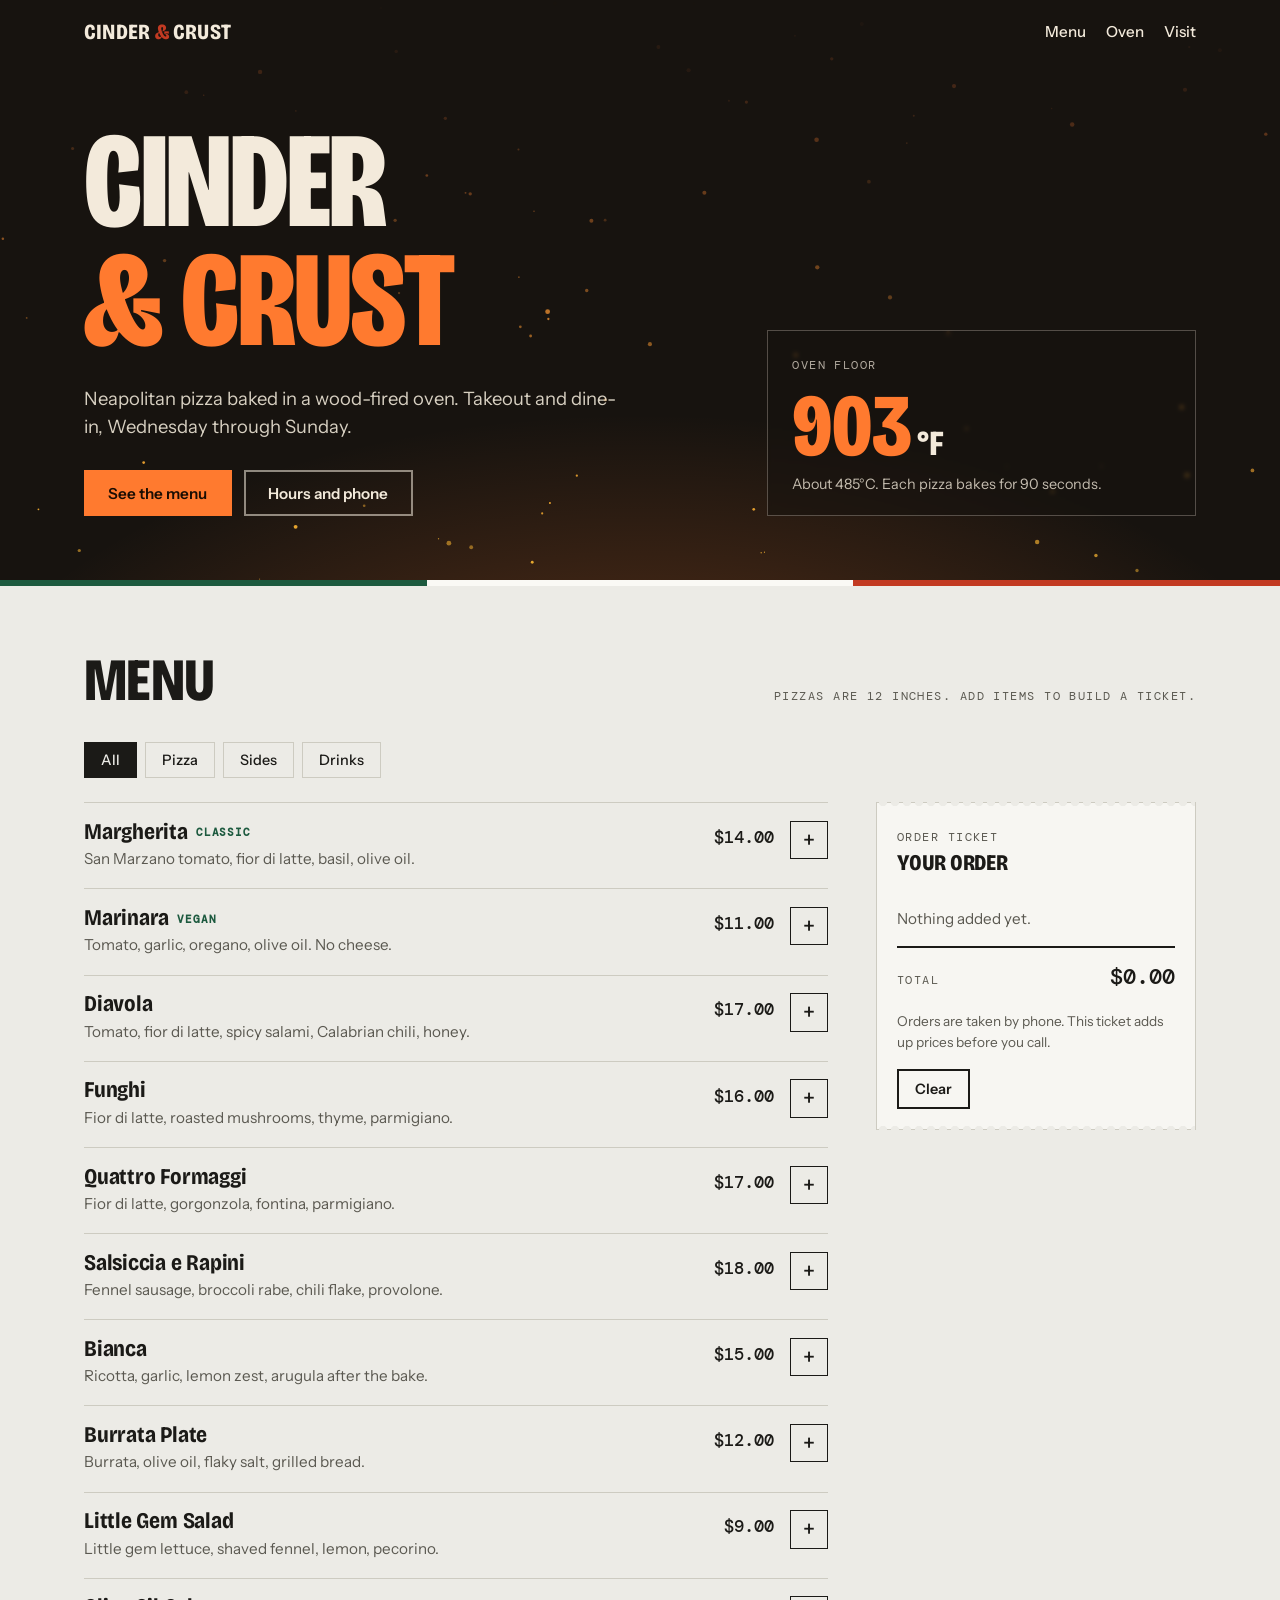
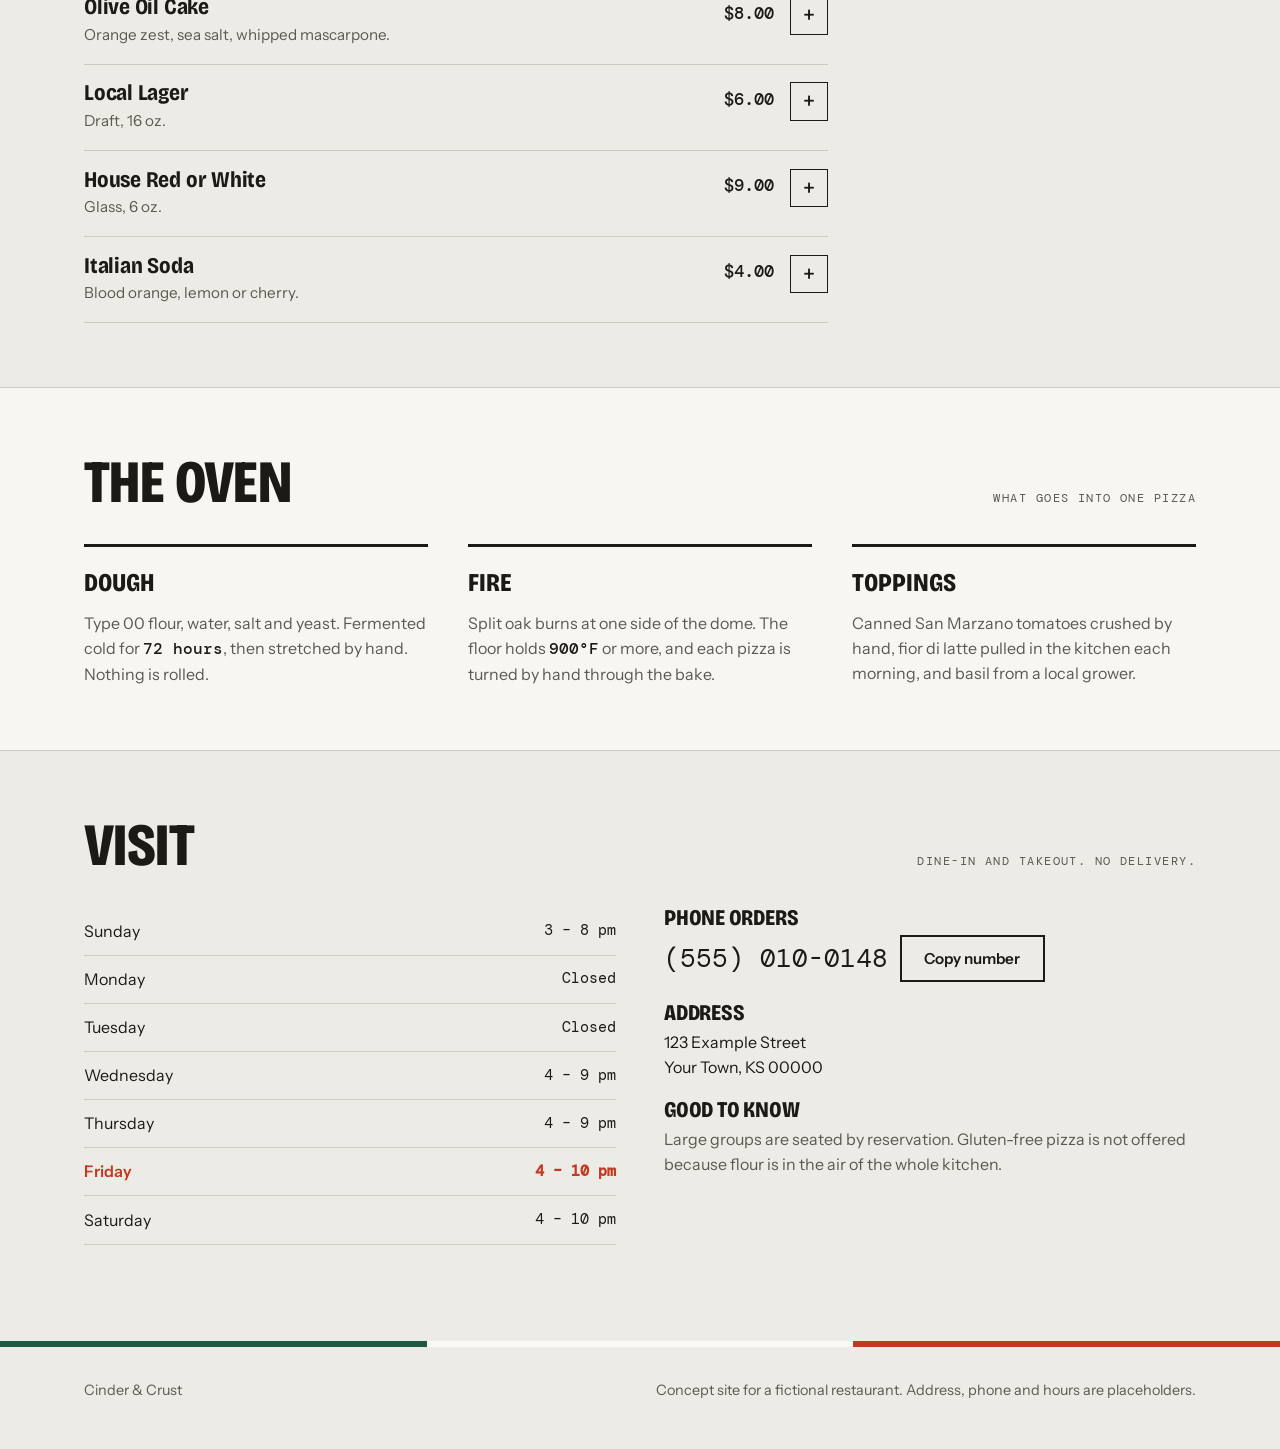
<file: work/cinder-and-crust/index.html>
<!doctype html>
<html lang="en">
<head>
<meta charset="utf-8">
<meta name="viewport" content="width=device-width, initial-scale=1, viewport-fit=cover">
<meta name="description" content="Concept site for Cinder &amp; Crust, a fictional wood-fired pizzeria.">
<title>Cinder & Crust</title>
<link rel="preconnect" href="https://fonts.googleapis.com">
<link rel="preconnect" href="https://fonts.gstatic.com" crossorigin>
<link rel="stylesheet" href="https://fonts.googleapis.com/css2?family=Bricolage+Grotesque:opsz,wdth,wght@12..96,75..100,400..800&family=DM+Mono:wght@400;500&family=Instrument+Sans:wght@400;500;600&display=swap">
<style>
html, body { margin: 0; }
/* Layout: a dark oven-mouth hero with drifting embers, then a light menu that builds an order ticket beside it. Colors come from a Margherita: basil, mozzarella, tomato. */
:root {
  --bg: #ecebe6;
  --surface: #f7f6f2;
  --fg: #1b1a17;
  --muted: #5b5951;
  --line: #cdcbc1;
  --basil: #1d5a3f;
  --on-basil: #f7f6f2;
  --tomato: #c23a22;
  --flour: #faf9f5;
  --oven: #17130f;
  --oven-fg: #f3eadb;
  --ember: #ff7a2f;
  --f-display: "Bricolage Grotesque", "Arial Narrow", Impact, sans-serif;
  --f-body: "Instrument Sans", system-ui, -apple-system, "Segoe UI", sans-serif;
  --f-mono: "DM Mono", ui-monospace, "SF Mono", Menlo, monospace;
}
@media (prefers-color-scheme: dark) {
  :root:not([data-theme="light"]) {
    --bg: #141512; --surface: #1d1f1b; --fg: #efede6; --muted: #a5a399; --line: #34362f;
    --basil: #66c595; --on-basil: #10241a; --tomato: #f0694b; --flour: #efede6;
    color-scheme: dark;
  }
}
:root[data-theme="dark"] {
  --bg: #141512; --surface: #1d1f1b; --fg: #efede6; --muted: #a5a399; --line: #34362f;
  --basil: #66c595; --on-basil: #10241a; --tomato: #f0694b; --flour: #efede6;
  color-scheme: dark;
}
* { box-sizing: border-box; }
body { background: var(--bg); color: var(--fg); font-family: var(--f-body); font-size: 16px; line-height: 1.55; padding-inline: 0; padding-block: 0; }
h1, h2, h3 { font-family: var(--f-display); margin: 0; text-wrap: balance; line-height: 1; letter-spacing: -0.01em; }
p { margin: 0; }
a { color: inherit; }
:focus-visible { outline: 3px solid var(--tomato); outline-offset: 2px; }
.wrap { width: 100%; max-width: 72rem; margin-inline: auto; padding-inline: 1.25rem; }
.label { font-family: var(--f-mono); font-size: 0.75rem; letter-spacing: 0.12em; text-transform: uppercase; color: var(--muted); }
.tri { display: grid; grid-template-columns: 1fr 1fr 1fr; height: 6px; }
.tri i:nth-child(1) { background: var(--basil); }
.tri i:nth-child(2) { background: var(--flour); }
.tri i:nth-child(3) { background: var(--tomato); }

/* header */
.bar { display: flex; align-items: center; justify-content: space-between; gap: 1rem; padding-block: 1rem; }
.mark { font-family: var(--f-display); font-weight: 800; font-stretch: 80%; font-size: 1.35rem; letter-spacing: 0.01em; text-decoration: none; text-transform: uppercase; white-space: nowrap; }
.mark span { color: var(--tomato); }
.bar nav { display: flex; gap: 1.25rem; font-size: 0.95rem; font-weight: 500; }
.bar nav a { text-decoration: none; padding-block: 0.25rem; border-bottom: 2px solid transparent; }
.bar nav a:hover { border-color: var(--tomato); }

/* hero */
.hero { position: relative; background: var(--oven); color: var(--oven-fg); overflow: hidden; isolation: isolate; }
.hero canvas { position: absolute; inset: 0; width: 100%; height: 100%; z-index: -1; }
.hero::before { content: ""; position: absolute; inset: auto -10% -35% -10%; height: 70%; background: radial-gradient(ellipse at 50% 100%, rgba(255, 122, 47, 0.34), transparent 65%); z-index: -1; }
.hero .bar { color: var(--oven-fg); }
.hero-grid { display: grid; grid-template-columns: minmax(0, 1.5fr) minmax(0, 1fr); gap: 2.5rem; align-items: end; padding-block: 3.5rem 4rem; }
.hero h1 { font-weight: 800; font-stretch: 75%; font-size: clamp(3.5rem, 11vw, 8.5rem); text-transform: uppercase; line-height: 0.88; }
.hero h1 span { display: block; color: var(--ember); }
.hero .lede { margin-top: 1.5rem; max-width: 34rem; font-size: 1.15rem; color: rgba(243, 234, 219, 0.88); }
.cta { display: flex; flex-wrap: wrap; gap: 0.75rem; margin-top: 1.75rem; }
.btn { display: inline-flex; align-items: center; justify-content: center; min-height: 2.9rem; padding-inline: 1.4rem; font: 600 0.95rem var(--f-body); text-decoration: none; border: 2px solid var(--basil); background: var(--basil); color: var(--on-basil); cursor: pointer; border-radius: 0; }
.btn:hover { filter: brightness(1.08); }
.btn.ghost { background: transparent; color: inherit; border-color: currentColor; }
.hero .btn { background: var(--ember); border-color: var(--ember); color: #1a0d03; }
.hero .btn.ghost { background: transparent; color: var(--oven-fg); border-color: rgba(243, 234, 219, 0.55); }
.gauge { border: 1px solid rgba(243, 234, 219, 0.28); padding: 1.25rem 1.5rem; background: rgba(23, 19, 15, 0.55); backdrop-filter: blur(2px); }
.gauge .label { color: rgba(243, 234, 219, 0.7); }
.gauge output { display: block; font-family: var(--f-display); font-weight: 800; font-stretch: 80%; font-size: clamp(3.5rem, 8vw, 5.5rem); line-height: 1; margin-block: 0.4rem 0.2rem; font-variant-numeric: tabular-nums; color: var(--ember); }
.gauge output small { font-size: 0.4em; margin-left: 0.15em; color: var(--oven-fg); }
.gauge p { font-size: 0.9rem; color: rgba(243, 234, 219, 0.78); }

/* sections */
section { padding-block: 4rem; }
.head { display: flex; align-items: baseline; justify-content: space-between; flex-wrap: wrap; gap: 0.75rem 2rem; margin-bottom: 2rem; }
.head h2 { font-weight: 800; font-stretch: 80%; font-size: clamp(2.25rem, 6vw, 3.75rem); text-transform: uppercase; }

/* menu */
.tabs { display: flex; flex-wrap: wrap; gap: 0.5rem; margin-bottom: 1.5rem; }
.tabs button { font: 500 0.9rem var(--f-body); padding: 0.5rem 1rem; background: transparent; color: var(--fg); border: 1.5px solid var(--line); cursor: pointer; border-radius: 0; }
.tabs button[aria-pressed="true"] { background: var(--fg); color: var(--bg); border-color: var(--fg); }
.menu-grid { display: grid; grid-template-columns: minmax(0, 1fr) 20rem; gap: 3rem; align-items: start; }
.items { list-style: none; margin: 0; padding: 0; border-top: 1px solid var(--line); }
.item { display: grid; grid-template-columns: minmax(0, 1fr) auto auto; gap: 0.25rem 1rem; align-items: start; padding-block: 1.1rem; border-bottom: 1px solid var(--line); }
.item h3 { font-weight: 700; font-stretch: 85%; font-size: 1.4rem; }
.item p { grid-column: 1; color: var(--muted); font-size: 0.95rem; max-width: 40rem; }
.item .tag { font-family: var(--f-mono); font-size: 0.7rem; letter-spacing: 0.08em; text-transform: uppercase; color: var(--basil); margin-left: 0.5rem; vertical-align: middle; }
.price { font-family: var(--f-mono); font-weight: 500; font-size: 1.05rem; padding-top: 0.2rem; font-variant-numeric: tabular-nums; }
.add { width: 2.4rem; height: 2.4rem; display: grid; place-items: center; font: 500 1.4rem/1 var(--f-body); background: transparent; color: var(--fg); border: 1.5px solid var(--fg); cursor: pointer; border-radius: 0; grid-row: 1 / span 2; grid-column: 3; }
.add:hover { background: var(--tomato); border-color: var(--tomato); color: #fff; }
.item .price { grid-column: 2; grid-row: 1 / span 2; }

.ticket { position: sticky; top: 1rem; background: var(--surface); border: 1px solid var(--line); padding: 1.25rem; display: grid; gap: 1rem; }
.ticket::before, .ticket::after { content: ""; position: absolute; left: 0; right: 0; height: 8px; background: radial-gradient(circle at 6px 0, var(--bg) 4px, transparent 4.5px) 0 0 / 12px 8px repeat-x; }
.ticket::before { top: -1px; }
.ticket::after { bottom: -1px; transform: scaleY(-1); }
.ticket h3 { font-weight: 800; font-stretch: 80%; font-size: 1.4rem; text-transform: uppercase; margin-top: 0.25rem; }
.ticket ol { list-style: none; margin: 0; padding: 0; display: grid; gap: 0.5rem; font-size: 0.95rem; }
.ticket li { display: grid; grid-template-columns: 1fr auto auto; gap: 0.5rem; align-items: center; }
.ticket li .q { display: inline-flex; align-items: center; gap: 0.35rem; font-family: var(--f-mono); }
.ticket li button { width: 1.6rem; height: 1.6rem; background: transparent; color: var(--fg); border: 1px solid var(--line); cursor: pointer; font: 500 1rem/1 var(--f-body); border-radius: 0; }
.ticket .empty { color: var(--muted); font-size: 0.95rem; }
.total { display: flex; justify-content: space-between; align-items: baseline; border-top: 2px solid var(--fg); padding-top: 0.75rem; font-family: var(--f-mono); }
.total b { font-size: 1.4rem; font-weight: 500; }
.ticket .note { font-size: 0.85rem; color: var(--muted); }
.ticket .row { display: flex; flex-wrap: wrap; gap: 0.5rem; }
.ticket .btn { min-height: 2.5rem; padding-inline: 1rem; font-size: 0.9rem; }

/* process */
.process { background: var(--surface); border-block: 1px solid var(--line); }
.facts { display: grid; grid-template-columns: repeat(3, minmax(0, 1fr)); gap: 2.5rem; margin: 0; }
.facts div { border-top: 3px solid var(--fg); padding-top: 1rem; }
.facts dt { font-family: var(--f-display); font-weight: 800; font-stretch: 80%; font-size: 1.6rem; text-transform: uppercase; margin-bottom: 0.5rem; }
.facts dd { margin: 0; color: var(--muted); }
.facts dd strong { color: var(--fg); font-family: var(--f-mono); font-weight: 500; }

/* visit */
.visit { display: grid; grid-template-columns: minmax(0, 1fr) minmax(0, 1fr); gap: 3rem; }
table { width: 100%; border-collapse: collapse; font-variant-numeric: tabular-nums; }
th, td { text-align: left; padding: 0.7rem 0; border-bottom: 1px solid var(--line); font-weight: 400; }
td { font-family: var(--f-mono); font-size: 0.95rem; text-align: right; }
tr.today th, tr.today td { font-weight: 600; color: var(--tomato); }
.contact { display: grid; gap: 1.25rem; align-content: start; }
.contact h3 { font-family: var(--f-display); font-weight: 800; font-stretch: 80%; font-size: 1.4rem; text-transform: uppercase; margin-bottom: 0.35rem; }
.phone { display: flex; flex-wrap: wrap; align-items: center; gap: 0.75rem; }
.phone output { font-family: var(--f-mono); font-size: 1.6rem; }
footer { padding-block: 2rem 3rem; color: var(--muted); font-size: 0.9rem; }
footer .wrap { display: flex; flex-wrap: wrap; justify-content: space-between; gap: 0.5rem 2rem; }

@media (max-width: 56rem) {
  .hero-grid { grid-template-columns: minmax(0, 1fr); padding-block: 2.5rem 3rem; }
  .menu-grid, .visit { grid-template-columns: minmax(0, 1fr); gap: 2.5rem; }
  .ticket { position: relative; top: 0; }
  .facts { grid-template-columns: minmax(0, 1fr); gap: 1.75rem; }
  section { padding-block: 3rem; }
}
@media (max-width: 30rem) {
  .bar nav { gap: 0.8rem; font-size: 0.85rem; }
  .mark { font-size: 1.1rem; }
  .item { grid-template-columns: minmax(0, 1fr) auto; }
  .item .price { grid-column: 2; grid-row: 1; }
  .add { grid-column: 2; grid-row: 2; }
}
@media (prefers-reduced-motion: reduce) { * { transition: none !important; } }
</style>
</head>
<body>
<header class="hero" id="top">
  <canvas id="embers" aria-hidden="true"></canvas>
  <div class="wrap">
    <div class="bar">
      <a class="mark" href="#top">Cinder <span>&amp;</span> Crust</a>
      <nav aria-label="Main"><a href="#menu">Menu</a><a href="#oven">Oven</a><a href="#visit">Visit</a></nav>
    </div>
    <div class="hero-grid">
      <div>
        <h1>Cinder <span>&amp; Crust</span></h1>
        <p class="lede">Neapolitan pizza baked in a wood-fired oven. Takeout and dine-in, Wednesday through Sunday.</p>
        <div class="cta">
          <a class="btn" href="#menu">See the menu</a>
          <a class="btn ghost" href="#visit">Hours and phone</a>
        </div>
      </div>
      <div class="gauge" role="group" aria-label="Oven temperature">
        <span class="label">Oven floor</span>
        <output id="temp">905<small>°F</small></output>
        <p>About 485°C. Each pizza bakes for 90 seconds.</p>
      </div>
    </div>
  </div>
  <div class="tri" aria-hidden="true"><i></i><i></i><i></i></div>
</header>

<main>
  <section id="menu">
    <div class="wrap">
      <div class="head">
        <h2>Menu</h2>
        <span class="label">Pizzas are 12 inches. Add items to build a ticket.</span>
      </div>
      <div class="tabs" role="group" aria-label="Menu section">
        <button type="button" data-cat="all" aria-pressed="true">All</button>
        <button type="button" data-cat="pizza" aria-pressed="false">Pizza</button>
        <button type="button" data-cat="side" aria-pressed="false">Sides</button>
        <button type="button" data-cat="drink" aria-pressed="false">Drinks</button>
      </div>
      <div class="menu-grid">
        <ul class="items" id="items"></ul>
        <aside class="ticket" aria-labelledby="ticket-h">
          <div>
            <span class="label">Order ticket</span>
            <h3 id="ticket-h">Your order</h3>
          </div>
          <ol id="lines"></ol>
          <p class="empty" id="empty">Nothing added yet.</p>
          <div class="total"><span class="label">Total</span><b id="sum">$0.00</b></div>
          <p class="note">Orders are taken by phone. This ticket adds up prices before you call.</p>
          <div class="row"><button type="button" class="btn ghost" id="clear" style="color:var(--fg)">Clear</button></div>
        </aside>
      </div>
    </div>
  </section>

  <section class="process" id="oven">
    <div class="wrap">
      <div class="head"><h2>The oven</h2><span class="label">What goes into one pizza</span></div>
      <dl class="facts">
        <div><dt>Dough</dt><dd>Type 00 flour, water, salt and yeast. Fermented cold for <strong>72 hours</strong>, then stretched by hand. Nothing is rolled.</dd></div>
        <div><dt>Fire</dt><dd>Split oak burns at one side of the dome. The floor holds <strong>900°F</strong> or more, and each pizza is turned by hand through the bake.</dd></div>
        <div><dt>Toppings</dt><dd>Canned San Marzano tomatoes crushed by hand, fior di latte pulled in the kitchen each morning, and basil from a local grower.</dd></div>
      </dl>
    </div>
  </section>

  <section id="visit">
    <div class="wrap">
      <div class="head"><h2>Visit</h2><span class="label">Dine-in and takeout. No delivery.</span></div>
      <div class="visit">
        <table aria-label="Opening hours">
          <tbody id="hours"></tbody>
        </table>
        <div class="contact">
          <div>
            <h3>Phone orders</h3>
            <div class="phone"><output id="num">(555) 010-0148</output><button type="button" class="btn ghost" id="copy" style="color:var(--fg)">Copy number</button></div>
            <p class="note label" id="copied" role="status" style="margin-top:0.5rem" hidden>Copied</p>
          </div>
          <div>
            <h3>Address</h3>
            <p>123 Example Street<br>Your Town, KS 00000</p>
          </div>
          <div>
            <h3>Good to know</h3>
            <p style="color:var(--muted)">Large groups are seated by reservation. Gluten-free pizza is not offered because flour is in the air of the whole kitchen.</p>
          </div>
        </div>
      </div>
    </div>
  </section>
</main>

<footer>
  <div class="tri" aria-hidden="true" style="margin-bottom:2rem"><i></i><i></i><i></i></div>
  <div class="wrap">
    <span>Cinder &amp; Crust</span>
    <span>Concept site for a fictional restaurant. Address, phone and hours are placeholders.</span>
  </div>
</footer>

<script>
(function () {
  var MENU = [
    { n: "Margherita", c: "pizza", p: 14, d: "San Marzano tomato, fior di latte, basil, olive oil.", t: "Classic" },
    { n: "Marinara", c: "pizza", p: 11, d: "Tomato, garlic, oregano, olive oil. No cheese.", t: "Vegan" },
    { n: "Diavola", c: "pizza", p: 17, d: "Tomato, fior di latte, spicy salami, Calabrian chili, honey." },
    { n: "Funghi", c: "pizza", p: 16, d: "Fior di latte, roasted mushrooms, thyme, parmigiano." },
    { n: "Quattro Formaggi", c: "pizza", p: 17, d: "Fior di latte, gorgonzola, fontina, parmigiano." },
    { n: "Salsiccia e Rapini", c: "pizza", p: 18, d: "Fennel sausage, broccoli rabe, chili flake, provolone." },
    { n: "Bianca", c: "pizza", p: 15, d: "Ricotta, garlic, lemon zest, arugula after the bake." },
    { n: "Burrata Plate", c: "side", p: 12, d: "Burrata, olive oil, flaky salt, grilled bread." },
    { n: "Little Gem Salad", c: "side", p: 9, d: "Little gem lettuce, shaved fennel, lemon, pecorino." },
    { n: "Olive Oil Cake", c: "side", p: 8, d: "Orange zest, sea salt, whipped mascarpone." },
    { n: "Local Lager", c: "drink", p: 6, d: "Draft, 16 oz." },
    { n: "House Red or White", c: "drink", p: 9, d: "Glass, 6 oz." },
    { n: "Italian Soda", c: "drink", p: 4, d: "Blood orange, lemon or cherry." }
  ];
  var HOURS = [["Sunday", "3 – 8 pm"], ["Monday", "Closed"], ["Tuesday", "Closed"], ["Wednesday", "4 – 9 pm"], ["Thursday", "4 – 9 pm"], ["Friday", "4 – 10 pm"], ["Saturday", "4 – 10 pm"]];
  var cat = "all", cart = {};
  var $ = function (id) { return document.getElementById(id); };
  var money = function (n) { return "$" + n.toFixed(2); };

  function renderItems() {
    var ul = $("items"); ul.innerHTML = "";
    MENU.forEach(function (m, i) {
      if (cat !== "all" && m.c !== cat) return;
      var li = document.createElement("li"); li.className = "item";
      var h = document.createElement("h3"); h.textContent = m.n;
      if (m.t) { var t = document.createElement("span"); t.className = "tag"; t.textContent = m.t; h.appendChild(t); }
      var d = document.createElement("p"); d.textContent = m.d;
      var pr = document.createElement("span"); pr.className = "price"; pr.textContent = money(m.p);
      var b = document.createElement("button"); b.type = "button"; b.className = "add"; b.textContent = "+";
      b.setAttribute("aria-label", "Add " + m.n + " to ticket");
      b.addEventListener("click", function () { cart[i] = (cart[i] || 0) + 1; renderTicket(); });
      li.append(h, d, pr, b); ul.appendChild(li);
    });
  }
  function renderTicket() {
    var ol = $("lines"); ol.innerHTML = ""; var sum = 0, count = 0;
    Object.keys(cart).forEach(function (k) {
      var m = MENU[k], q = cart[k]; if (!q) return;
      sum += m.p * q; count += q;
      var li = document.createElement("li");
      var nm = document.createElement("span"); nm.textContent = m.n;
      var qty = document.createElement("span"); qty.className = "q";
      var minus = document.createElement("button"); minus.type = "button"; minus.textContent = "−"; minus.setAttribute("aria-label", "Remove one " + m.n);
      var num = document.createElement("span"); num.textContent = q;
      var plus = document.createElement("button"); plus.type = "button"; plus.textContent = "+"; plus.setAttribute("aria-label", "Add one " + m.n);
      minus.addEventListener("click", function () { cart[k] = Math.max(0, cart[k] - 1); renderTicket(); });
      plus.addEventListener("click", function () { cart[k] += 1; renderTicket(); });
      qty.append(minus, num, plus);
      var pr = document.createElement("span"); pr.className = "price"; pr.style.paddingTop = "0"; pr.textContent = money(m.p * q);
      li.append(nm, qty, pr); ol.appendChild(li);
    });
    $("empty").hidden = count > 0; $("sum").textContent = money(sum);
  }
  document.querySelectorAll(".tabs button").forEach(function (b) {
    b.addEventListener("click", function () {
      cat = b.dataset.cat;
      document.querySelectorAll(".tabs button").forEach(function (x) { x.setAttribute("aria-pressed", String(x === b)); });
      renderItems();
    });
  });
  $("clear").addEventListener("click", function () { cart = {}; renderTicket(); });

  var today = new Date().getDay(), tb = $("hours");
  HOURS.forEach(function (h, i) {
    var tr = document.createElement("tr"); if (i === today) tr.className = "today";
    var th = document.createElement("th"); th.scope = "row"; th.textContent = h[0];
    var td = document.createElement("td"); td.textContent = h[1];
    tr.append(th, td); tb.appendChild(tr);
  });

  $("copy").addEventListener("click", function () {
    var text = $("num").textContent, done = function () { $("copied").hidden = false; setTimeout(function () { $("copied").hidden = true; }, 1800); };
    var fallback = function () { var r = document.createRange(); r.selectNodeContents($("num")); var s = getSelection(); s.removeAllRanges(); s.addRange(r); };
    if (navigator.clipboard && navigator.clipboard.writeText) navigator.clipboard.writeText(text).then(done, fallback); else fallback();
  });

  renderItems(); renderTicket();

  // oven reading drifts a few degrees, as a real dome does
  var temp = $("temp"), base = 905;
  var reduce = matchMedia("(prefers-reduced-motion: reduce)").matches;
  if (!reduce) setInterval(function () { temp.firstChild.nodeValue = String(base + Math.round((Math.random() - 0.5) * 12)); }, 1400);

  // embers
  var cv = $("embers"), cx = cv.getContext("2d"), W, H, ps = [], dpr = Math.min(devicePixelRatio || 1, 2);
  function size() { var r = cv.getBoundingClientRect(); W = r.width; H = r.height; cv.width = W * dpr; cv.height = H * dpr; cx.setTransform(dpr, 0, 0, dpr, 0, 0); }
  function spawn(initial) { return { x: Math.random() * W, y: initial ? Math.random() * H : H + 10, r: 0.6 + Math.random() * 1.8, v: 14 + Math.random() * 38, s: Math.random() * 6.28, a: 0.35 + Math.random() * 0.65 }; }
  function init() { size(); ps = []; var n = Math.round(Math.min(90, W / 14)); for (var i = 0; i < n; i++) ps.push(spawn(true)); }
  var last = 0;
  function frame(t) {
    var dt = Math.min(0.05, (t - last) / 1000 || 0.016); last = t;
    cx.clearRect(0, 0, W, H); cx.globalCompositeOperation = "lighter";
    ps.forEach(function (p, i) {
      p.y -= p.v * dt; p.x += Math.sin(t / 900 + p.s) * 14 * dt;
      var life = p.y / H; if (p.y < -10) ps[i] = spawn(false);
      cx.beginPath(); cx.fillStyle = "rgba(255," + Math.round(110 + 80 * life) + ",50," + (p.a * Math.min(1, life * 1.4)).toFixed(3) + ")";
      cx.arc(p.x, p.y, p.r, 0, 6.283); cx.fill();
    });
    if (!reduce) requestAnimationFrame(frame);
  }
  init(); requestAnimationFrame(frame);
  addEventListener("resize", init);
})();
</script>

</body>
</html>
</file>
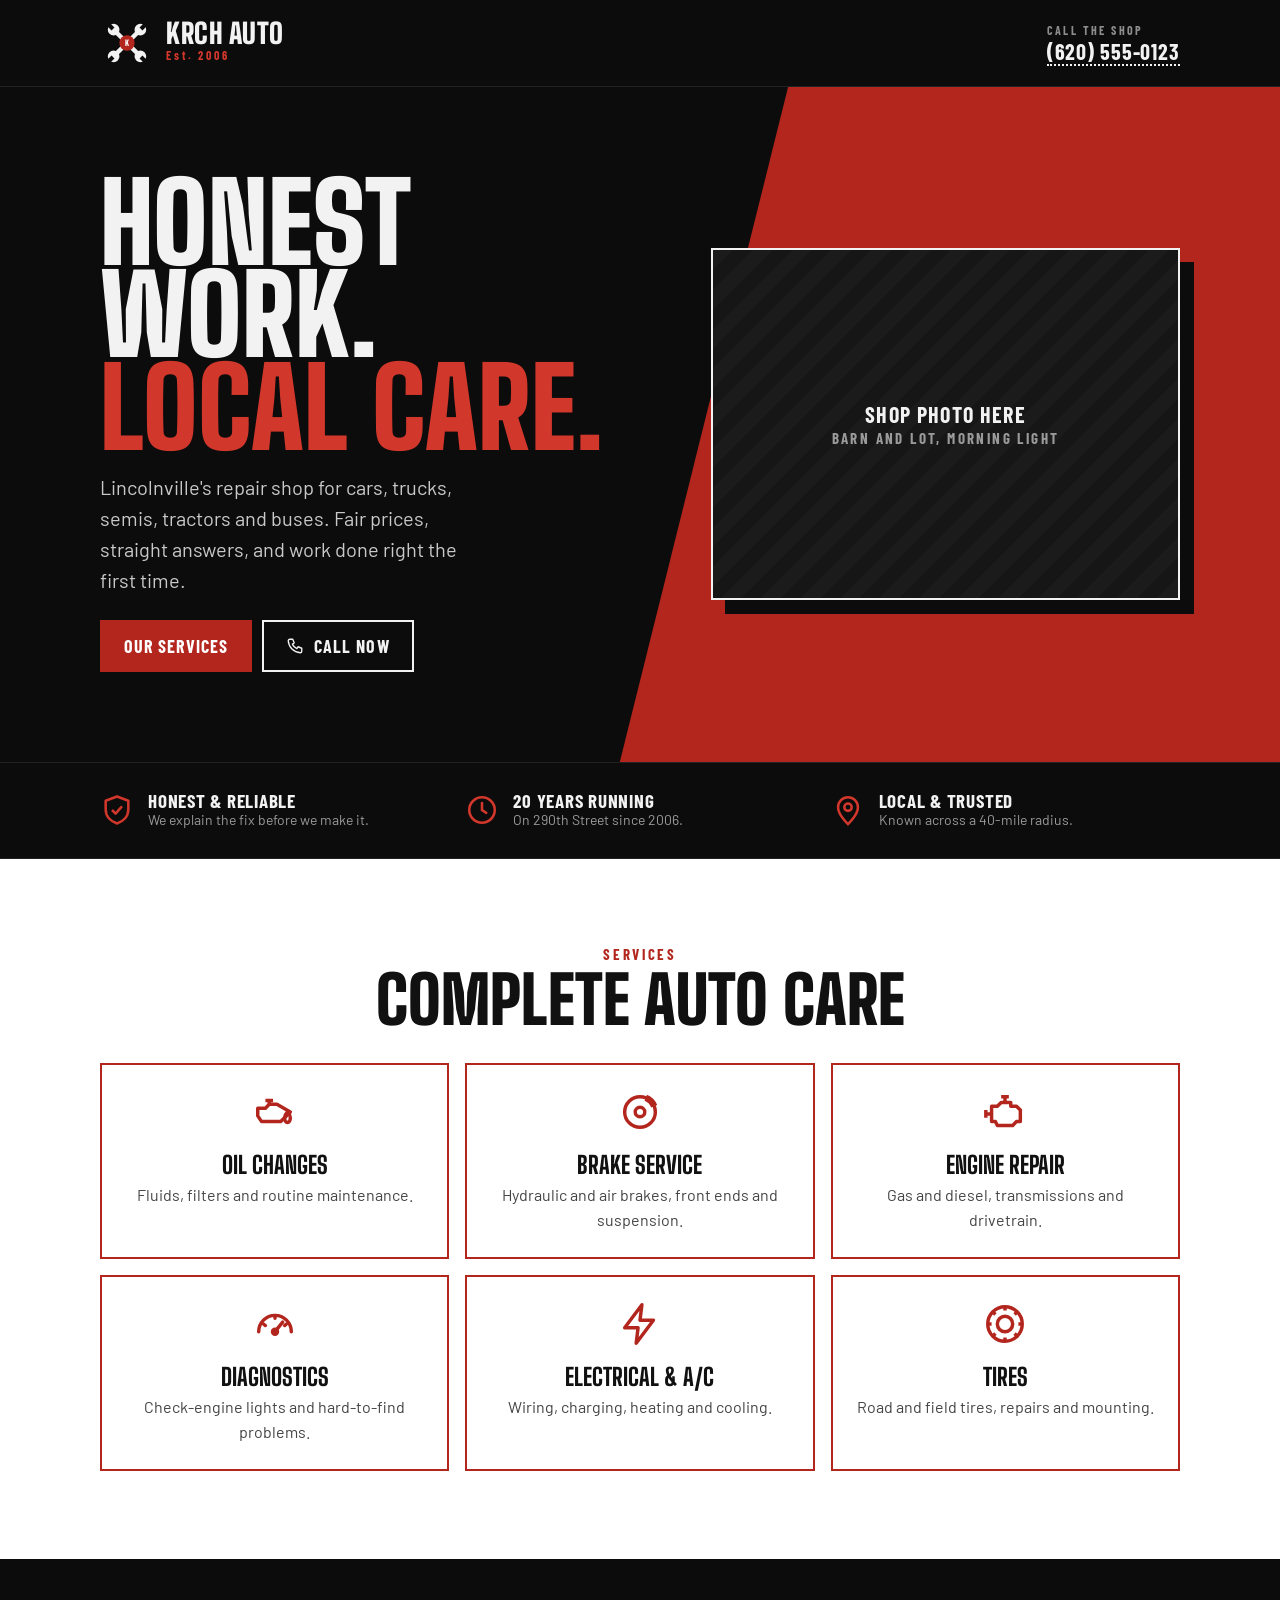
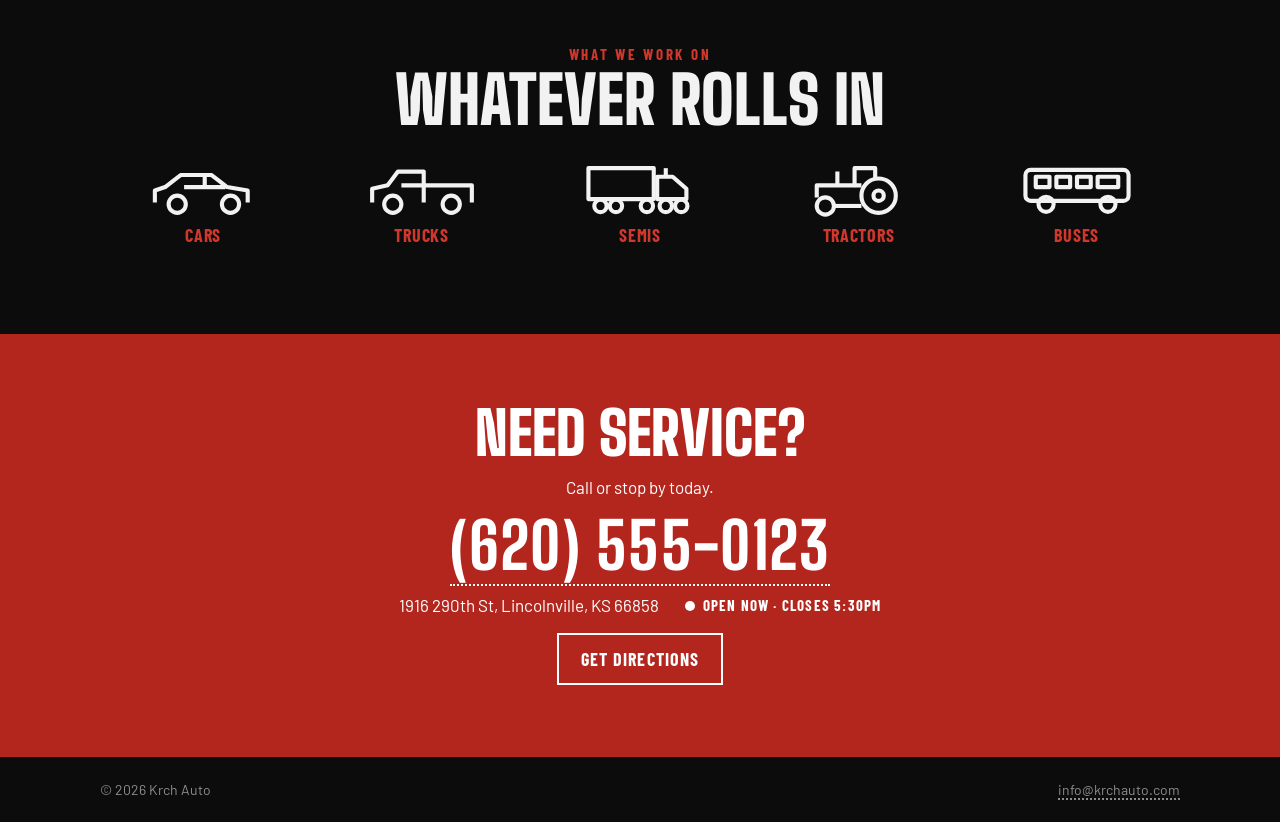
<file: work/krch-auto/index.html>
<!DOCTYPE html>
<html lang="en">
<head>
<meta charset="UTF-8">
<meta name="viewport" content="width=device-width, initial-scale=1, viewport-fit=cover">
<title>Krch Auto · Concept</title>
<meta name="robots" content="noindex">
<link rel="preconnect" href="https://fonts.googleapis.com">
<link rel="preconnect" href="https://fonts.gstatic.com" crossorigin>
<link rel="stylesheet" href="https://fonts.googleapis.com/css2?family=Big+Shoulders+Display:wght@700;800;900&family=Barlow:wght@400;500;600&family=Barlow+Condensed:wght@500;600;700&family=Alfa+Slab+One&family=Special+Elite&family=Caveat:wght@600;700&family=UnifrakturMaguntia&family=Playfair+Display:wght@900&family=Libre+Caslon+Text:ital,wght@0,400;0,700;1,400&family=Permanent+Marker&display=swap">
<style>
/* Layout: a review page for three directions. A slim switcher bar on top; each draft is a full one-page site with its own fixed palette. */
:root {
  --red: #b3261e;
  --red-hi: #d2372c;
  --ink: #17140f;
  --paper: #f3ecdf;
  --wheat: #d9a441;
  --steel: #e6e3dc;
  --navy: #1e2c45;

  --f-display: "Big Shoulders Display", "Arial Narrow", Impact, sans-serif;
  --f-body: "Barlow", system-ui, -apple-system, "Segoe UI", sans-serif;
  --f-cond: "Barlow Condensed", "Arial Narrow", sans-serif;
  --f-slab: "Alfa Slab One", Rockwell, Georgia, serif;
  --gut: clamp(16px, 4vw, 40px);
  color-scheme: light;
}
* { box-sizing: border-box; }
body { margin: 0; background: var(--ink); color: var(--ink); font: 400 17px/1.55 var(--f-body); }
a { color: inherit; }
:focus-visible { outline: 3px solid var(--wheat); outline-offset: 3px; }
.in { max-width: 1160px; margin-inline: auto; padding-inline: var(--gut); }
.draft[hidden] { display: none !important; }

/* ---------- review switcher ---------- */
.switch { position: sticky; top: env(safe-area-inset-top, 0px); z-index: 30; background: #0d0b08; color: #e8e2d6; border-bottom: 1px solid #2d2820; }
.switch .in { display: flex; align-items: center; gap: 10px 16px; flex-wrap: wrap; padding-block: 10px; }
.switch__label { font: 600 13px/1.2 var(--f-cond); letter-spacing: .12em; text-transform: uppercase; color: #a39a88; }
.switch__tabs { display: flex; gap: 6px; flex-wrap: wrap; }
.switch__tabs button { font: 600 15px/1 var(--f-cond); letter-spacing: .04em; text-transform: uppercase; color: #e8e2d6; background: transparent; border: 1px solid #4a4235; padding: 9px 14px; cursor: pointer; border-radius: 2px; }
.switch__tabs button[aria-pressed="true"] { background: var(--red); border-color: var(--red); color: #fff; }
.switch__note { margin-left: auto; font-size: 13px; color: #a39a88; }

/* ---------- shared bits ---------- */
.vehicles { list-style: none; margin: 0; padding: 0; display: grid; grid-template-columns: repeat(5, minmax(0, 1fr)); gap: 12px; }
.vehicles li { display: flex; flex-direction: column; align-items: center; gap: 8px; text-align: center; font: 700 18px/1.1 var(--f-cond); text-transform: uppercase; letter-spacing: .04em; }
.vehicles svg { width: 100%; max-width: 110px; height: auto; }
.status { display: inline-flex; align-items: center; gap: 8px; font: 700 15px/1 var(--f-cond); text-transform: uppercase; letter-spacing: .08em; }
.status::before { content: ""; width: 10px; height: 10px; border-radius: 50%; background: currentColor; }
.status.is-open { color: #2f9e55; }
.status.is-closed { color: var(--red-hi); }
.hours { width: 100%; border-collapse: collapse; font-variant-numeric: tabular-nums; }
.hours td { padding: 7px 0; border-bottom: 1px solid currentColor; border-color: rgb(127 127 127 / .25); }
.hours td + td { text-align: right; }
.hours tr.today td { font-weight: 600; }
.ph { font-style: normal; border-bottom: 2px dotted currentColor; }
.btnrow { display: flex; gap: 10px; flex-wrap: wrap; }
.btn { display: inline-flex; align-items: center; gap: 10px; text-decoration: none; font: 700 18px/1 var(--f-cond); letter-spacing: .06em; text-transform: uppercase; padding: 15px 22px; border: 2px solid transparent; cursor: pointer; }
.btn svg { width: 18px; height: 18px; }
.callbar { display: none; }
@media (max-width: 700px) {
  .vehicles { grid-template-columns: repeat(3, minmax(0, 1fr)); row-gap: 20px; }
  .switch__note { margin-left: 0; width: 100%; }
  .callbar { display: grid; grid-template-columns: 1fr 1fr; position: sticky; bottom: 0; z-index: 25; padding-bottom: env(safe-area-inset-bottom, 0px); }
  .callbar a { text-align: center; padding: 15px 8px; font: 700 17px/1 var(--f-cond); letter-spacing: .06em; text-transform: uppercase; text-decoration: none; }
}

/* =========================================================
   DRAFT A — Barn at the edge of town (illustrated, live sky)
   ========================================================= */
.da { background: var(--paper); color: var(--ink); }
.da__top { background: var(--paper); }
.da__top .in { display: flex; align-items: center; justify-content: space-between; gap: 14px; padding-block: 14px; flex-wrap: wrap; }
.da__brand { font: 900 30px/0.9 var(--f-display); text-transform: uppercase; letter-spacing: .01em; text-decoration: none; }
.da__brand span { color: var(--red); }
.da__brand small { display: block; font: 600 12px/1.4 var(--f-cond); letter-spacing: .2em; color: #6f6352; }
.da__nav { display: flex; gap: 18px; font: 600 16px/1 var(--f-cond); text-transform: uppercase; letter-spacing: .06em; }
.da__nav a { text-decoration: none; }
.da__nav a:hover { color: var(--red); }

.da__hero { position: relative; background: #2a3a52; overflow: hidden; }
.da__scene { display: block; width: 100%; height: clamp(380px, 60vw, 760px); }
.da__copy { position: absolute; inset: 0 auto auto 0; width: 100%; padding-block: clamp(22px, 4vw, 52px) 28px; background: radial-gradient(ellipse 60% 75% at 22% 38%, rgb(12 20 38 / .42), rgb(12 20 38 / .18) 55%, transparent 80%); }
.da__copy h1 { margin: 0; font: 900 clamp(46px, 7.4vw, 104px)/.86 var(--f-display); text-transform: uppercase; color: #fff; text-shadow: 0 2px 0 rgb(0 0 0 / .15); max-width: 11ch; text-wrap: balance; }
.da__copy h1 em { font-style: normal; color: var(--wheat); }
.da__copy p { margin: 14px 0 20px; max-width: 34ch; color: #fff; font-size: clamp(17px, 1.6vw, 20px); text-shadow: 0 1px 8px rgb(0 0 0 / .35); }
.da .btn--red { background: var(--red); color: #fff; }
.da .btn--red:hover { background: var(--red-hi); }
.da .btn--ghost { border-color: #fff; color: #fff; }
.da .btn--ghost:hover { background: #fff; color: var(--ink); }
.da__sky-note { position: absolute; right: var(--gut); bottom: 12px; font: 600 12px/1 var(--f-cond); letter-spacing: .14em; text-transform: uppercase; color: rgb(255 255 255 / .8); }

.da__band { background: var(--red); color: #fff; }
.da__band .in { display: grid; grid-template-columns: repeat(3, minmax(0, 1fr)); gap: 16px; padding-block: 18px; }
.da__band div { font: 800 22px/1.05 var(--f-display); text-transform: uppercase; letter-spacing: .02em; }
.da__band small { display: block; font: 500 14px/1.3 var(--f-body); text-transform: none; letter-spacing: 0; opacity: .85; margin-top: 4px; }

.da__sec { padding-block: clamp(48px, 7vw, 88px); }
.da__h { margin: 0 0 6px; font: 900 clamp(34px, 5vw, 60px)/.9 var(--f-display); text-transform: uppercase; text-wrap: balance; }
.da__kicker { margin: 0 0 10px; font: 700 15px/1 var(--f-cond); letter-spacing: .16em; text-transform: uppercase; color: var(--red); }
.da__lede { margin: 0 0 32px; max-width: 58ch; color: #4f4637; }
.da .vehicles { color: var(--ink); }
.da .vehicles svg { color: var(--red); }
.da__svc { display: grid; grid-template-columns: repeat(3, minmax(0, 1fr)); gap: 2px; background: #d8cdb8; border: 2px solid #d8cdb8; }
.da__svc article { background: #fbf7ef; padding: 22px 22px 24px; }
.da__svc svg { width: 34px; height: 34px; color: var(--red); }
.da__svc h3 { margin: 12px 0 6px; font: 800 24px/1 var(--f-display); text-transform: uppercase; }
.da__svc p { margin: 0; font-size: 16px; color: #4f4637; }
.da__visit { background: #ece2cf; }
.da__visit .in { display: grid; grid-template-columns: minmax(0, 5fr) minmax(0, 6fr); gap: clamp(24px, 4vw, 48px); align-items: start; }
.da__map { background: #f6efe1; border: 2px solid var(--ink); }
.da__map svg { display: block; width: 100%; height: auto; }
.da__addr { font: 800 clamp(26px, 3vw, 34px)/1 var(--f-display); text-transform: uppercase; margin: 14px 0 6px; }
.da__foot { background: var(--ink); color: #c9bfae; font-size: 14px; }
.da__foot .in { display: flex; justify-content: space-between; gap: 12px; flex-wrap: wrap; padding-block: 22px; }
.da .callbar { background: var(--ink); }
.da .callbar a:first-child { background: var(--red); color: #fff; }
.da .callbar a:last-child { color: #fff; }

@media (max-width: 860px) {
  .da__svc { grid-template-columns: repeat(2, minmax(0, 1fr)); }
  .da__visit .in { grid-template-columns: 1fr; }
}
@media (max-width: 700px) {
  .da__nav { display: none; }
  .da__copy { position: static; background: #2a3a52; padding-block: 22px 24px; }
  .da__scene { height: 300px; }
  .da__band .in { grid-template-columns: 1fr; gap: 10px; }
  .da__svc { grid-template-columns: 1fr; }
}

/* scene animation */
.cloud { animation: drift linear infinite; }
@keyframes drift { from { transform: translateX(-260px); } to { transform: translateX(1460px); } }
.wheat { transform-origin: 50% 100%; animation: sway 4s ease-in-out infinite alternate; }
@keyframes sway { from { transform: skewX(-3deg); } to { transform: skewX(3deg); } }

/* =========================================================
   DRAFT B — Her mockup, sharpened (black / red / white)
   ========================================================= */
.db { background: #0c0c0c; color: #f2f2f2; }
.db__top .in { display: flex; align-items: center; justify-content: space-between; gap: 14px; padding-block: 16px; flex-wrap: wrap; }
.db__logo { display: flex; align-items: center; gap: 12px; text-decoration: none; }
.db__logo svg { width: 54px; height: 54px; }
.db__logo b { display: block; font: 900 28px/.85 var(--f-display); text-transform: uppercase; letter-spacing: .02em; }
.db__logo small { display: block; font: 700 12px/1.5 var(--f-cond); letter-spacing: .24em; color: var(--red-hi); }
.db__phone { font: 700 22px/1 var(--f-cond); letter-spacing: .04em; text-decoration: none; }
.db__phone small { display: block; font-size: 12px; letter-spacing: .2em; color: #8d8d8d; text-transform: uppercase; margin-bottom: 4px; }
.db__hero { position: relative; overflow: hidden; border-block: 1px solid #222; }
.db__hero .in { display: grid; grid-template-columns: minmax(0, 6fr) minmax(0, 5fr); gap: clamp(20px, 4vw, 48px); align-items: center; padding-block: clamp(40px, 7vw, 90px); position: relative; }
.db__hero::before { content: ""; position: absolute; right: -10%; top: 0; bottom: 0; width: 55%; background: var(--red); transform: skewX(-14deg); }
.db h1 { margin: 0; font: 900 clamp(54px, 8.6vw, 124px)/.84 var(--f-display); text-transform: uppercase; text-wrap: balance; }
.db h1 span { color: var(--red-hi); display: block; }
.db__hero p { margin: 18px 0 24px; max-width: 36ch; color: #c9c9c9; font-size: clamp(17px, 1.6vw, 20px); }
.db .btn--red { background: var(--red); color: #fff; }
.db .btn--red:hover { background: var(--red-hi); }
.db .btn--line { border-color: #f2f2f2; color: #f2f2f2; }
.db .btn--line:hover { background: #f2f2f2; color: #0c0c0c; }
.db__photo { position: relative; aspect-ratio: 4 / 3; max-width: 100%; background:
  repeating-linear-gradient(135deg, #1b1b1b 0 14px, #161616 14px 28px); border: 2px solid #f2f2f2; display: grid; place-items: center; text-align: center; box-shadow: 14px 14px 0 #0c0c0c; }
.db__photo span { font: 700 15px/1.3 var(--f-cond); letter-spacing: .16em; text-transform: uppercase; color: #9a9a9a; padding: 16px; }
.db__photo span b { display: block; font-size: 22px; color: #f2f2f2; letter-spacing: .06em; }
.db__trust { border-bottom: 1px solid #222; }
.db__trust .in { display: grid; grid-template-columns: repeat(3, minmax(0, 1fr)); gap: 16px; padding-block: 28px; }
.db__trust div { display: flex; gap: 14px; align-items: center; font: 700 19px/1.1 var(--f-cond); text-transform: uppercase; letter-spacing: .04em; }
.db__trust svg { width: 34px; height: 34px; color: var(--red-hi); flex: none; }
.db__trust small { display: block; font: 400 14px/1.3 var(--f-body); text-transform: none; letter-spacing: 0; color: #9a9a9a; }
.db__light { background: #fff; color: #111; }
.db__sec { padding-block: clamp(48px, 7vw, 88px); }
.db__kick { margin: 0 0 8px; font: 700 15px/1 var(--f-cond); letter-spacing: .18em; text-transform: uppercase; color: var(--red); text-align: center; }
.db__h { margin: 0 0 34px; font: 900 clamp(38px, 5.4vw, 66px)/.9 var(--f-display); text-transform: uppercase; text-align: center; text-wrap: balance; }
.db__svc { display: grid; grid-template-columns: repeat(3, minmax(0, 1fr)); gap: 16px; }
.db__svc article { border: 2px solid var(--red); padding: 24px 22px; text-align: center; transition: transform .15s, box-shadow .15s; }
.db__svc article:hover { transform: translate(-3px, -3px); box-shadow: 6px 6px 0 var(--red); }
.db__svc svg { width: 46px; height: 46px; color: var(--red); }
.db__svc h3 { margin: 12px 0 6px; font: 800 24px/1 var(--f-display); text-transform: uppercase; }
.db__svc p { margin: 0; font-size: 16px; color: #444; }
.db__rolls { background: #0c0c0c; }
.db__rolls .db__h { color: #f2f2f2; }
.db .vehicles svg { color: #f2f2f2; }
.db .vehicles li { color: var(--red-hi); }
.db__cta { background: var(--red); color: #fff; text-align: center; }
.db__cta .in { padding-block: clamp(40px, 6vw, 72px); display: grid; gap: 14px; justify-items: center; }
.db__cta h2 { margin: 0; font: 900 clamp(36px, 5vw, 60px)/.9 var(--f-display); text-transform: uppercase; }
.db__cta .big { font: 800 clamp(34px, 5.4vw, 64px)/1 var(--f-display); text-decoration: none; letter-spacing: .02em; }
.db__cta .meta { display: flex; gap: 8px 26px; flex-wrap: wrap; justify-content: center; font-size: 17px; }
.db__cta .status { color: #fff; }
.db__foot { color: #8d8d8d; font-size: 14px; }
.db__foot .in { display: flex; justify-content: space-between; gap: 12px; flex-wrap: wrap; padding-block: 22px; }
.db .callbar { background: #0c0c0c; }
.db .callbar a:first-child { background: var(--red); color: #fff; }
.db .callbar a:last-child { color: #fff; }
@media (max-width: 860px) {
  .db__hero .in { grid-template-columns: 1fr; }
  .db__hero::before { width: 100%; right: -60%; }
  .db__svc { grid-template-columns: repeat(2, minmax(0, 1fr)); }
  .db__trust .in { grid-template-columns: 1fr; }
}
@media (max-width: 560px) { .db__svc { grid-template-columns: 1fr; } .db__phone { display: none; } }

/* =========================================================
   DRAFT C — Roadside service station (retro enamel signage)
   ========================================================= */
.dc { background: var(--paper); color: var(--navy);
  background-image: radial-gradient(rgb(30 44 69 / .06) 1px, transparent 1px); background-size: 6px 6px; }
.dc__stripes { height: 14px; background: linear-gradient(var(--red) 0 33%, var(--paper) 33% 66%, var(--navy) 66%); }
.dc__top .in { display: flex; align-items: center; justify-content: space-between; gap: 14px; padding-block: 14px; flex-wrap: wrap; }
.dc__nav { display: flex; gap: 18px; font: 700 16px/1 var(--f-cond); text-transform: uppercase; letter-spacing: .08em; }
.dc__nav a { text-decoration: none; }
.dc__nav a:hover { color: var(--red); }
.dc__mark { font: 400 22px/1 var(--f-slab); text-decoration: none; color: var(--red); }
.dc__hero .in { display: grid; grid-template-columns: minmax(0, 7fr) minmax(0, 5fr); gap: clamp(24px, 4vw, 56px); align-items: center; padding-block: clamp(36px, 6vw, 80px); }
.dc__sign { background: var(--red); color: var(--paper); border: 6px solid var(--navy); border-radius: 22px; padding: clamp(22px, 4vw, 44px); box-shadow: inset 0 0 0 4px var(--paper), 10px 10px 0 var(--navy); text-align: center; }
.dc__sign .est { font: 700 15px/1 var(--f-cond); letter-spacing: .3em; text-transform: uppercase; }
.dc__sign h1 { margin: 10px 0 4px; font: 400 clamp(52px, 9vw, 120px)/.9 var(--f-slab); letter-spacing: .01em; }
.dc__sign .sub { display: inline-block; background: var(--paper); color: var(--red); font: 700 clamp(18px, 2.4vw, 28px)/1 var(--f-cond); letter-spacing: .18em; text-transform: uppercase; padding: 10px 18px; margin-top: 8px; }
.dc__right { display: grid; gap: 18px; justify-items: start; }
.dc__right p { margin: 0; font-size: clamp(18px, 1.8vw, 21px); color: #2c3a52; max-width: 32ch; }
.dc__flower { width: clamp(120px, 14vw, 170px); height: auto; }
.dc .btn--red { background: var(--red); color: var(--paper); box-shadow: 4px 4px 0 var(--navy); }
.dc .btn--red:hover { background: var(--red-hi); }
.dc .btn--navy { border-color: var(--navy); color: var(--navy); }
.dc .btn--navy:hover { background: var(--navy); color: var(--paper); }
.dc__sec { padding-block: clamp(44px, 6vw, 80px); }
.dc__h { margin: 0 0 30px; display: flex; align-items: center; gap: 16px; font: 400 clamp(30px, 4.4vw, 52px)/1 var(--f-slab); color: var(--navy); }
.dc__h::after { content: ""; flex: 1; height: 10px; background: linear-gradient(var(--red) 0 40%, transparent 40% 60%, var(--red) 60%); }
.dc__board { background: var(--navy); color: var(--paper); border-radius: 14px; padding: clamp(18px, 3vw, 34px); border: 4px solid var(--navy); box-shadow: inset 0 0 0 3px var(--paper); }
.dc__board ul { list-style: none; margin: 0; padding: 0; columns: 2; column-gap: 48px; }
.dc__board li { break-inside: avoid; display: flex; align-items: baseline; gap: 10px; padding: 10px 0; font: 700 clamp(19px, 2vw, 23px)/1.1 var(--f-cond); text-transform: uppercase; letter-spacing: .05em; }
.dc__board li::after { content: ""; flex: 1; order: 1; border-bottom: 3px dotted rgb(243 236 223 / .4); }
.dc__board li span { order: 2; font: 600 14px/1 var(--f-cond); letter-spacing: .12em; color: var(--wheat); }
.dc__board p { margin: 18px 0 0; text-align: center; font: 600 15px/1.3 var(--f-cond); letter-spacing: .14em; text-transform: uppercase; color: var(--wheat); }
.dc .vehicles svg { color: var(--red); }
.dc .vehicles li { color: var(--navy); }
.dc__visit .in { display: grid; grid-template-columns: repeat(3, minmax(0, 1fr)); gap: 20px; }
.dc__card { background: #fbf6ec; border: 3px solid var(--navy); border-radius: 12px; padding: 22px; }
.dc__card h3 { margin: 0 0 10px; font: 400 24px/1 var(--f-slab); color: var(--red); }
.dc__card p { margin: 0 0 12px; }
.dc__open { display: inline-block; font: 400 30px/1 var(--f-slab); padding: 10px 18px; border-radius: 10px; border: 3px solid currentColor; }
.dc__open.is-open { color: #2f7d4a; }
.dc__open.is-closed { color: var(--red); }
.dc__foot { background: var(--navy); color: var(--paper); font-size: 14px; }
.dc__foot .in { display: flex; justify-content: space-between; gap: 12px; flex-wrap: wrap; padding-block: 22px; }
.dc .callbar { background: var(--navy); }
.dc .callbar a:first-child { background: var(--red); color: var(--paper); }
.dc .callbar a:last-child { color: var(--paper); }
@media (max-width: 860px) {
  .dc__hero .in { grid-template-columns: 1fr; }
  .dc__visit .in { grid-template-columns: 1fr; }
  .dc__board ul { columns: 1; }
}
@media (max-width: 700px) { .dc__nav { display: none; } }

/* =========================================================
   DRAFT D — Repair order (clipboard + carbon ticket)
   ========================================================= */
.dd { background: #8a6a45; background-image: linear-gradient(90deg, rgb(0 0 0 / .05) 1px, transparent 1px), linear-gradient(rgb(255 255 255 / .04) 1px, transparent 1px); background-size: 7px 7px, 11px 11px; color: #23201b; padding-block: 40px 0; }
.dd__board { max-width: 900px; margin: 0 auto 40px; margin-inline: max(var(--gut), calc((100% - 900px) / 2)); position: relative; padding-top: 34px; }
.dd__clip { position: absolute; top: 0; left: 50%; transform: translateX(-50%); width: 200px; height: 58px; background: linear-gradient(#cfd2d6, #8f959c); border-radius: 10px 10px 4px 4px; box-shadow: 0 4px 0 #5f646a; z-index: 2; }
.dd__clip::after { content: ""; position: absolute; left: 50%; top: -14px; width: 70px; height: 28px; transform: translateX(-50%); border: 6px solid #9aa0a7; border-bottom: 0; border-radius: 30px 30px 0 0; }
.dd__paper { position: relative; background: #fffdf4; padding: clamp(40px, 6vw, 64px) clamp(18px, 5vw, 56px) clamp(28px, 5vw, 48px); box-shadow: 0 2px 0 #e8e1cc, 0 4px 0 #ddd4bb, 0 18px 40px rgb(0 0 0 / .35); font-family: "Special Elite", "Courier New", monospace;
  background-image: linear-gradient(transparent 31px, #c9d8ea 31px 32px); background-size: 100% 32px; background-position: 0 6px; }
.dd__paper::before { content: ""; position: absolute; left: clamp(10px, 3vw, 36px); top: 0; bottom: 0; width: 2px; background: #e6a3a3; }
.dd__hdr { display: flex; justify-content: space-between; align-items: flex-start; gap: 12px; flex-wrap: wrap; border-bottom: 3px double #23201b; padding-bottom: 12px; margin-bottom: 18px; }
.dd__hdr b { font: 900 clamp(30px, 5vw, 46px)/.9 var(--f-display); text-transform: uppercase; letter-spacing: .02em; }
.dd__hdr small { display: block; font-size: 14px; margin-top: 6px; }
.dd__no { text-align: right; font-size: 15px; }
.dd__no span { display: block; color: var(--red); font-size: 26px; }
.dd__field { display: grid; grid-template-columns: 150px 1fr; gap: 10px; align-items: baseline; padding: 6px 0; font-size: 16px; }
.dd__field > span:first-child { text-transform: uppercase; font-size: 13px; letter-spacing: .08em; color: #6d6656; }
.dd__hand { font: 700 clamp(22px, 2.6vw, 28px)/1.1 "Caveat", "Comic Sans MS", cursive; color: #1d3f8a; }
.dd__stamp { position: absolute; right: clamp(10px, 4vw, 40px); top: clamp(120px, 16vw, 150px); transform: rotate(-9deg); border: 5px solid var(--red); color: var(--red); padding: 10px 16px 8px; font: 900 clamp(28px, 4.6vw, 48px)/.88 var(--f-display); text-transform: uppercase; text-align: center; opacity: .88; mix-blend-mode: multiply; border-radius: 6px;
  -webkit-mask-image: radial-gradient(circle at 30% 40%, #000 60%, rgb(0 0 0 / .7) 61%, #000 75%); mask-image: radial-gradient(circle at 30% 40%, #000 60%, rgb(0 0 0 / .7) 61%, #000 75%); }
.dd__stamp small { display: block; font: 700 13px/1.4 var(--f-cond); letter-spacing: .2em; margin-top: 4px; }
.dd__h { margin: 26px 0 8px; font-size: 15px; text-transform: uppercase; letter-spacing: .12em; border-bottom: 1px solid #23201b; padding-bottom: 4px; }
.dd__checks { list-style: none; margin: 0; padding: 0; display: grid; grid-template-columns: repeat(auto-fit, minmax(150px, 1fr)); gap: 0 18px; }
.dd__checks li { display: flex; align-items: baseline; gap: 10px; line-height: 32px; font-size: 16px; }
.dd__checks li::before { content: "✓"; flex: none; width: 20px; height: 20px; border: 1.5px solid #23201b; display: inline-grid; place-items: center; font: 700 24px/1 "Caveat", cursive; color: #1d3f8a; }
.dd__work { margin: 0; padding: 0; list-style: none; counter-reset: w; }
.dd__work li { counter-increment: w; display: grid; grid-template-columns: 36px 1fr; gap: 6px; line-height: 32px; font-size: 16px; }
.dd__work li::before { content: counter(w) "."; color: #6d6656; }
.dd__work li span { color: #6d6656; }
.dd__sig { display: grid; grid-template-columns: repeat(auto-fit, minmax(240px, 1fr)); gap: 18px 36px; margin-top: 28px; }
.dd__sig div { border-top: 1.5px solid #23201b; padding-top: 6px; font-size: 13px; text-transform: uppercase; letter-spacing: .08em; color: #6d6656; position: relative; }
.dd__sig .dd__hand { position: absolute; bottom: 100%; left: 6px; margin-bottom: 2px; text-transform: none; letter-spacing: 0; }
.dd .btn--red { background: var(--red); color: #fff; font-family: var(--f-cond); }
.dd .btn--line { border-color: #23201b; color: #23201b; font-family: var(--f-cond); }
.dd__carbon { background: #f6d8de; margin-top: 10px; padding: 18px clamp(18px, 5vw, 56px); font: 14px/1.5 "Special Elite", monospace; color: #6a3a45; box-shadow: 0 10px 24px rgb(0 0 0 / .25); }
.dd__carbon b { color: #3a1d24; }
.dd .hours td { padding: 4px 0; border-color: transparent; font-size: 15px; }
.dd .callbar { background: #23201b; }
.dd .callbar a:first-child { background: var(--red); color: #fff; }
.dd .callbar a:last-child { color: #fff; }
@media (max-width: 640px) { .dd__field { grid-template-columns: 1fr; gap: 0; } .dd__stamp { position: static; display: inline-block; margin: 6px 0 10px; } }

/* =========================================================
   DRAFT E — Dashboard (instrument cluster, warning lights)
   ========================================================= */
.de { background: #121314; color: #e9e6df; background-image: radial-gradient(ellipse at 50% -10%, #2a2c30, transparent 60%); }
.de__top .in { display: flex; justify-content: space-between; align-items: center; gap: 12px; padding-block: 16px; flex-wrap: wrap; }
.de__brand { font: 900 26px/1 var(--f-display); text-transform: uppercase; letter-spacing: .04em; text-decoration: none; }
.de__brand span { color: #ff7a1a; }
.de__hero { text-align: center; padding-block: clamp(26px, 5vw, 56px) 0; }
.de__hero h1 { margin: 0; font: 900 clamp(48px, 8vw, 110px)/.86 var(--f-display); text-transform: uppercase; text-wrap: balance; }
.de__hero h1 span { color: #ff7a1a; }
.de__hero > .in > p { margin: 14px auto 0; max-width: 46ch; color: #a8a49b; font-size: clamp(17px, 1.6vw, 20px); }
.de__cluster { margin: clamp(26px, 4vw, 44px) auto 0; max-width: 1000px; background: #08090a; border-radius: 160px 160px 28px 28px; padding: clamp(18px, 3vw, 34px) clamp(14px, 3vw, 36px) 22px; border: 3px solid #2c2e33; box-shadow: inset 0 0 60px #000, 0 30px 60px rgb(0 0 0 / .5); }
.de__gauges { display: grid; grid-template-columns: minmax(0, 1fr) minmax(0, .7fr) minmax(0, 1fr); align-items: center; gap: clamp(8px, 2vw, 22px); }
.de__gauges svg { width: 100%; height: auto; display: block; }
.de__odo { text-align: center; font: 600 13px/1.4 var(--f-cond); letter-spacing: .2em; text-transform: uppercase; color: #7d7a72; }
.de__odo .digits { display: flex; justify-content: center; gap: 3px; margin: 8px 0; }
.de__odo .digits b { display: grid; place-items: center; width: clamp(20px, 3vw, 30px); height: clamp(30px, 4.4vw, 44px); background: #e9e6df; color: #111; font: 700 clamp(20px, 3vw, 30px)/1 var(--f-cond); border-radius: 3px; }
.de__odo .digits b:last-child { background: #ff7a1a; }
.de__lights { display: flex; justify-content: center; flex-wrap: wrap; gap: 8px; margin-top: 18px; border-top: 1px solid #22252a; padding-top: 16px; }
.de__lights button { display: grid; justify-items: center; gap: 6px; background: transparent; border: 1px solid #22252a; border-radius: 8px; color: #3b3d42; padding: 10px 12px 8px; cursor: pointer; min-width: 92px; font: 600 12px/1 var(--f-cond); letter-spacing: .12em; text-transform: uppercase; transition: color .2s, border-color .2s, box-shadow .2s; }
.de__lights button svg { width: 30px; height: 30px; }
.de__lights button:hover, .de__lights button[aria-pressed="true"] { color: #ffb21a; border-color: #ffb21a; box-shadow: 0 0 18px rgb(255 178 26 / .35), inset 0 0 14px rgb(255 178 26 / .15); }
.de__readout { max-width: 1000px; margin: 14px auto 0; min-height: 110px; background: #0c1a12; border: 2px solid #1d3a28; border-radius: 10px; padding: 16px 20px; text-align: left; color: #79f2a0; font: 500 16px/1.5 "Special Elite", monospace; }
.de__readout b { display: block; color: #b9ffd0; font: 700 20px/1.2 var(--f-cond); letter-spacing: .12em; text-transform: uppercase; margin-bottom: 4px; }
.de__sec { padding-block: clamp(48px, 7vw, 84px); }
.de__h { margin: 0 0 26px; font: 900 clamp(34px, 5vw, 56px)/.9 var(--f-display); text-transform: uppercase; text-align: center; }
.de .vehicles svg { color: #ff7a1a; }
.de__info { display: grid; grid-template-columns: repeat(3, minmax(0, 1fr)); gap: 16px; }
.de__info > div { background: #1a1b1e; border: 1px solid #2c2e33; border-radius: 12px; padding: 20px; }
.de__info h3 { margin: 0 0 10px; font: 700 15px/1 var(--f-cond); letter-spacing: .18em; text-transform: uppercase; color: #ff7a1a; }
.de__info p { margin: 0 0 8px; }
.de .btn--orange { background: #ff7a1a; color: #121314; }
.de .btn--line { border-color: #e9e6df; color: #e9e6df; }
.de__foot { border-top: 1px solid #2c2e33; color: #7d7a72; font-size: 14px; }
.de__foot .in { display: flex; justify-content: space-between; flex-wrap: wrap; gap: 12px; padding-block: 22px; }
.de .callbar { background: #08090a; }
.de .callbar a:first-child { background: #ff7a1a; color: #121314; }
.de .callbar a:last-child { color: #e9e6df; }
.needle { transition: transform 2.2s cubic-bezier(.2,.9,.25,1.15); }
@media (max-width: 760px) { .de__gauges { grid-template-columns: 1fr 1fr; } .de__odo { grid-column: 1 / -1; order: -1; } .de__cluster { border-radius: 28px; } .de__info { grid-template-columns: 1fr; } .de__lights button { min-width: 0; flex: 1 1 28%; } }

/* =========================================================
   DRAFT F — Hometown paper (front page)
   ========================================================= */
.df { background: #efe9dc; color: #1b1a17; font-family: "Libre Caslon Text", Georgia, serif; }
.df__page { max-width: 1120px; margin-inline: auto; padding: clamp(18px, 3vw, 34px) var(--gut) 30px; }
.df__ears { display: flex; justify-content: space-between; gap: 12px; font: 600 13px/1.3 var(--f-cond); letter-spacing: .12em; text-transform: uppercase; }
.df__ears span { border: 1px solid #1b1a17; padding: 6px 10px; max-width: 220px; text-align: center; }
.df__mast { text-align: center; margin: 6px 0 0; font: 400 clamp(46px, 9vw, 112px)/1 "UnifrakturMaguntia", "Old English Text MT", serif; }
.df__line { display: flex; justify-content: space-between; gap: 10px; flex-wrap: wrap; border-block: 3px double #1b1a17; padding: 6px 0; font: 600 13px/1.3 var(--f-cond); letter-spacing: .14em; text-transform: uppercase; }
.df h1 { margin: 22px 0 6px; text-align: center; font: 900 clamp(48px, 9.4vw, 128px)/.9 "Playfair Display", Georgia, serif; letter-spacing: -.015em; text-transform: uppercase; text-wrap: balance; }
.df__deck { text-align: center; font-style: italic; font-size: clamp(18px, 2vw, 23px); margin: 8px auto 22px; max-width: 46ch; }
.df__grid { display: grid; grid-template-columns: minmax(0, 7fr) minmax(0, 3fr); gap: 0; border-top: 1px solid #1b1a17; }
.df__main { padding: 18px 22px 18px 0; border-right: 1px solid #1b1a17; }
.df__side { padding: 18px 0 18px 22px; display: grid; gap: 18px; align-content: start; }
.df__photo { margin: 0 0 14px; border: 1px solid #1b1a17; }
.df__photo svg { display: block; width: 100%; height: auto; }
.df__photo figcaption { font-size: 13px; font-style: italic; padding: 6px 8px; border-top: 1px solid #1b1a17; }
.df__story h2 { margin: 0 0 10px; font: 900 clamp(24px, 2.8vw, 34px)/1.05 "Playfair Display", Georgia, serif; }
.df__story .by { font: 600 12px/1 var(--f-cond); letter-spacing: .16em; text-transform: uppercase; margin-bottom: 12px; }
.df__cols { columns: 2; column-gap: 26px; column-rule: 1px solid #b9b2a2; font-size: 16px; line-height: 1.55; text-align: justify; hyphens: auto; }
.df__cols p { margin: 0 0 10px; }
.df__cols p:first-child::first-letter { float: left; font: 900 54px/.8 "Playfair Display", serif; padding: 6px 6px 0 0; }
.df__box { border: 2px solid #1b1a17; padding: 12px 14px; }
.df__box h3 { margin: 0 0 8px; font: 700 14px/1 var(--f-cond); letter-spacing: .2em; text-transform: uppercase; border-bottom: 1px solid #1b1a17; padding-bottom: 6px; }
.df__box ul { margin: 0; padding-left: 18px; font-size: 15px; }
.df__status { font: 900 26px/1 "Playfair Display", serif; }
.df .hours td { padding: 3px 0; font-size: 14px; border-color: #b9b2a2; }
.df__classi { border-top: 3px double #1b1a17; margin-top: 8px; padding-top: 10px; }
.df__classi > h3 { margin: 0 0 10px; text-align: center; font: 700 15px/1 var(--f-cond); letter-spacing: .3em; text-transform: uppercase; }
.df__ads { display: grid; grid-template-columns: repeat(5, minmax(0, 1fr)); gap: 10px; }
.df__ads div { border: 1px solid #1b1a17; padding: 10px; font-size: 14px; line-height: 1.35; }
.df__ads svg { width: 100%; height: auto; color: #1b1a17; margin-bottom: 6px; }
.df__ads b { display: block; font: 700 15px/1.1 var(--f-cond); letter-spacing: .1em; text-transform: uppercase; }
.df .btn { font-family: var(--f-cond); }
.df .btn--ink { background: #1b1a17; color: #efe9dc; }
.df__foot { border-top: 1px solid #1b1a17; margin-top: 18px; padding-top: 10px; display: flex; justify-content: space-between; flex-wrap: wrap; gap: 10px; font-size: 13px; font-style: italic; }
.df .callbar { background: #1b1a17; }
.df .callbar a:first-child { background: var(--red); color: #fff; }
.df .callbar a:last-child { color: #efe9dc; }
@media (max-width: 860px) { .df__grid { grid-template-columns: 1fr; } .df__main { border-right: 0; padding-right: 0; } .df__side { padding-left: 0; } .df__ads { grid-template-columns: repeat(2, minmax(0, 1fr)); } }
@media (max-width: 560px) { .df__cols { columns: 1; } .df__ears span:last-child { display: none; } }

/* =========================================================
   DRAFT G — Shadow board (pegboard, painted tool outlines, tape)
   ========================================================= */
.dg { background-color: #b98b57; background-image: radial-gradient(circle, #4a3220 3px, transparent 3.6px), linear-gradient(135deg, rgb(255 255 255 / .05), rgb(0 0 0 / .08)); background-size: 26px 26px, 100% 100%; color: #1f1a14; }
.dg__in { max-width: 1160px; margin-inline: auto; padding: clamp(28px, 5vw, 60px) var(--gut); }
.dg__tape { display: inline-block; background: #efe2b8; padding: 10px 26px 8px; font: 400 clamp(40px, 7.4vw, 96px)/1 "Permanent Marker", "Comic Sans MS", cursive; box-shadow: 0 3px 6px rgb(0 0 0 / .25); clip-path: polygon(1% 4%, 99% 0, 100% 96%, 0 100%); }
.dg__tape--a { transform: rotate(-2.4deg); }
.dg__tape--b { transform: rotate(1.6deg); margin-left: clamp(30px, 10vw, 140px); color: var(--red); }
.dg__hero { display: grid; grid-template-columns: minmax(0, 7fr) minmax(0, 5fr); gap: clamp(20px, 4vw, 48px); align-items: center; }
.dg__note { background: #fffef6; padding: 20px 22px; transform: rotate(-1deg); box-shadow: 0 10px 20px rgb(0 0 0 / .3); position: relative; font-size: 17px; }
.dg__note::before { content: ""; position: absolute; top: -12px; left: 50%; width: 22px; height: 22px; margin-left: -11px; border-radius: 50%; background: radial-gradient(circle at 35% 35%, #ff7a6e, #b3261e 60%, #6e140f); box-shadow: 0 3px 4px rgb(0 0 0 / .35); }
.dg__note p { margin: 0 0 14px; }
.dg__brand { font: 900 30px/1 var(--f-display); text-transform: uppercase; margin: 0 0 6px; }
.dg__board { display: grid; grid-template-columns: repeat(3, minmax(0, 1fr)); gap: clamp(14px, 2.4vw, 26px); margin-top: clamp(30px, 5vw, 56px); }
.dg__tool { position: relative; text-align: center; padding: 10px 10px 14px; }
.dg__tool svg { width: min(100%, 220px); height: 120px; color: #c0392b; }
.dg__tool svg .fill { fill: #c0392b; opacity: .85; transition: opacity .2s; }
.dg__tool:hover svg .fill { opacity: 1; }
.dg__tag { display: inline-block; background: #f2e5bd; padding: 8px 14px 6px; transform: rotate(-1.5deg); box-shadow: 0 2px 4px rgb(0 0 0 / .2); font: 400 22px/1.1 "Permanent Marker", cursive; }
.dg__tool:nth-child(even) .dg__tag { transform: rotate(1.8deg); }
.dg__tool p { margin: 10px auto 0; max-width: 28ch; font-size: 15px; background: rgb(255 254 246 / .9); padding: 8px 10px; }
.dg__strip { margin-top: clamp(30px, 5vw, 56px); background: #2b2520; color: #f2e5bd; padding: 18px 20px; box-shadow: 0 8px 18px rgb(0 0 0 / .3); }
.dg__strip h2 { margin: 0 0 14px; font: 400 26px/1 "Permanent Marker", cursive; color: #f2e5bd; }
.dg .vehicles svg { color: #f2e5bd; }
.dg .vehicles li { color: #f2e5bd; }
.dg__contact { display: grid; grid-template-columns: repeat(3, minmax(0, 1fr)); gap: 20px; margin-top: clamp(30px, 5vw, 56px); }
.dg__card { background: #fffef6; padding: 18px 20px; box-shadow: 0 8px 16px rgb(0 0 0 / .25); }
.dg__card:nth-child(1) { transform: rotate(-1deg); } .dg__card:nth-child(3) { transform: rotate(1.2deg); }
.dg__card h3 { margin: 0 0 10px; font: 400 24px/1 "Permanent Marker", cursive; color: var(--red); }
.dg__card p { margin: 0 0 10px; }
.dg .hours td { padding: 4px 0; font-size: 15px; }
.dg .btn--red { background: var(--red); color: #fff; }
.dg__foot { background: #2b2520; color: #cbbd97; font-size: 14px; }
.dg__foot .in { display: flex; justify-content: space-between; flex-wrap: wrap; gap: 12px; padding-block: 20px; }
.dg .callbar { background: #2b2520; }
.dg .callbar a:first-child { background: var(--red); color: #fff; }
.dg .callbar a:last-child { color: #f2e5bd; }
@media (max-width: 860px) { .dg__hero { grid-template-columns: 1fr; } .dg__board { grid-template-columns: repeat(2, minmax(0, 1fr)); } .dg__contact { grid-template-columns: 1fr; } }
@media (max-width: 520px) { .dg__board { grid-template-columns: 1fr; } }

@media (prefers-reduced-motion: reduce) {
  *, *::before, *::after { animation: none !important; transition: none !important; }
}
</style>
</head>
<body>

<!-- shared icon symbols -->
<svg width="0" height="0" style="position:absolute" aria-hidden="true">
  <defs>
    <symbol id="v-car" viewBox="0 0 64 32"><g fill="none" stroke="currentColor" stroke-width="2.4" stroke-linejoin="round"><path d="M4 23v-7l6-2 9-7h18l9 7 12 2v7"/><path d="M21 14h24M33 7v7"/><circle cx="17" cy="24" r="5"/><circle cx="48" cy="24" r="5"/></g></symbol>
    <symbol id="v-pickup" viewBox="0 0 64 32"><g fill="none" stroke="currentColor" stroke-width="2.4" stroke-linejoin="round"><path d="M3 23v-8l9-2 6-8h15v8h28v10"/><path d="M33 13v10M20 13h13"/><circle cx="15" cy="24" r="5"/><circle cx="49" cy="24" r="5"/></g></symbol>
    <symbol id="v-semi" viewBox="0 0 64 32"><g fill="none" stroke="currentColor" stroke-width="2.4" stroke-linejoin="round"><rect x="2" y="3" width="38" height="18"/><path d="M42 21V8h9l8 7v6z"/><path d="M47 8V3"/><circle cx="9" cy="25" r="3.6"/><circle cx="18" cy="25" r="3.6"/><circle cx="36" cy="25" r="3.6"/><circle cx="47" cy="25" r="3.6"/><circle cx="56" cy="25" r="3.6"/></g></symbol>
    <symbol id="v-tractor" viewBox="0 0 64 32"><g fill="none" stroke="currentColor" stroke-width="2.4" stroke-linejoin="round"><circle cx="44" cy="19" r="10"/><circle cx="44" cy="19" r="3"/><circle cx="13" cy="25" r="5"/><path d="M8 20v-7h22V3h12v6"/><path d="M30 13h4M20 13V5"/><path d="M18 25h16"/></g></symbol>
    <symbol id="v-bus" viewBox="0 0 64 32"><g fill="none" stroke="currentColor" stroke-width="2.4" stroke-linejoin="round"><rect x="2" y="4" width="60" height="18" rx="3"/><path d="M8 8h8v6H8zM20 8h8v6h-8zM32 8h8v6h-8zM44 8h12v6H44z"/><circle cx="14" cy="24" r="4.4"/><circle cx="50" cy="24" r="4.4"/></g></symbol>

    <symbol id="i-diag" viewBox="0 0 24 24"><g fill="none" stroke="currentColor" stroke-width="1.8" stroke-linecap="round"><path d="M3.5 16a8.5 8.5 0 1 1 17 0"/><path d="M12 16l4-5"/><circle cx="12" cy="16" r="1.3"/><path d="M6 12l1 .8M12 7.5V9M18 12l-1 .8"/></g></symbol>
    <symbol id="i-engine" viewBox="0 0 24 24"><g fill="none" stroke="currentColor" stroke-width="1.8" stroke-linejoin="round"><path d="M5 9h3l2-2h5v2h3l2 2v6h-2l-2 2H8l-1-2H5z"/><path d="M2 11v4M5 13H2M10 4h4M12 4v3"/></g></symbol>
    <symbol id="i-brake" viewBox="0 0 24 24"><g fill="none" stroke="currentColor" stroke-width="1.8"><circle cx="12" cy="12" r="8"/><circle cx="12" cy="12" r="2.5"/><path d="M15 4.6a8 8 0 0 1 4.4 4.4" stroke-width="3.4"/></g></symbol>
    <symbol id="i-oil" viewBox="0 0 24 24"><g fill="none" stroke="currentColor" stroke-width="1.8" stroke-linejoin="round"><path d="M3 10h4l2-2h4l7 4-5 5H5l-2-3z"/><path d="M9 8V6M7 6h4M20 15c0 1.5-.7 2.5-1.5 2.5S17 16.5 17 15s1.5-3 1.5-3 1.5 1.5 1.5 3z"/></g></symbol>
    <symbol id="i-bolt" viewBox="0 0 24 24"><path d="M13 2 4 14h7l-1 8 9-12h-7z" fill="none" stroke="currentColor" stroke-width="1.8" stroke-linejoin="round"/></symbol>
    <symbol id="i-tire" viewBox="0 0 24 24"><g fill="none" stroke="currentColor" stroke-width="1.8"><circle cx="12" cy="12" r="9"/><circle cx="12" cy="12" r="4"/><path d="M12 3v2M12 19v2M3 12h2M19 12h2M5.6 5.6 7 7M17 17l1.4 1.4M5.6 18.4 7 17M17 7l1.4-1.4"/></g></symbol>
    <symbol id="i-shield" viewBox="0 0 24 24"><g fill="none" stroke="currentColor" stroke-width="1.8" stroke-linejoin="round"><path d="M12 2.5 4 5.5v6c0 5 3.4 8.6 8 10 4.6-1.4 8-5 8-10v-6z"/><path d="m8.5 12 2.5 2.5 4.5-5"/></g></symbol>
    <symbol id="i-pin" viewBox="0 0 24 24"><g fill="none" stroke="currentColor" stroke-width="1.8"><path d="M12 22s7-6.5 7-12a7 7 0 1 0-14 0c0 5.5 7 12 7 12z"/><circle cx="12" cy="10" r="2.6"/></g></symbol>
    <symbol id="i-clock" viewBox="0 0 24 24"><g fill="none" stroke="currentColor" stroke-width="1.8" stroke-linecap="round"><circle cx="12" cy="12" r="9"/><path d="M12 7v5l3 2"/></g></symbol>
    <symbol id="i-phone" viewBox="0 0 24 24"><path d="M5 3h4l2 5-2.5 1.5a11 11 0 0 0 6 6L16 13l5 2v4a2 2 0 0 1-2 2A17 17 0 0 1 3 5a2 2 0 0 1 2-2z" fill="none" stroke="currentColor" stroke-width="1.8" stroke-linejoin="round"/></symbol>
    <symbol id="i-arrow" viewBox="0 0 24 24"><path d="M4 12h15M13 6l6 6-6 6" fill="none" stroke="currentColor" stroke-width="2.2" stroke-linecap="round" stroke-linejoin="round"/></symbol>
  </defs>
</svg>

<div class="switch" role="region" aria-label="Draft picker" hidden>
  <div class="in">
    <span class="switch__label">Krch Auto · concepts</span>
    <div class="switch__tabs" role="group" aria-label="Drafts">
      <button type="button" id="tab-a" data-d="a" aria-pressed="true">A · Barn</button>
      <button type="button" id="tab-b" data-d="b" aria-pressed="false">B · Bold</button>
      <button type="button" id="tab-c" data-d="c" aria-pressed="false">C · Station</button>
      <button type="button" id="tab-d" data-d="d" aria-pressed="false">D · Work order</button>
      <button type="button" id="tab-e" data-d="e" aria-pressed="false">E · Dashboard</button>
      <button type="button" id="tab-f" data-d="f" aria-pressed="false">F · Gazette</button>
      <button type="button" id="tab-g" data-d="g" aria-pressed="false">G · Shadow board</button>
    </div>
    <span class="switch__note">Concept drafts by <a href="https://sethkrch.com/" style="color:#e8e2d6">Seth Krch</a>. Phone, hours and email are placeholders.</span>
  </div>
</div>

<!-- ======================= DRAFT A ======================= -->
<div class="draft da" id="d-a">
  <header class="da__top">
    <div class="in">
      <a class="da__brand" href="#d-a">Krch <span>Auto</span><small>Lincolnville, Kansas · Est. 2006</small></a>
      <nav class="da__nav" aria-label="Draft A sections"><a href="#a-work">What we fix</a><a href="#a-svc">Services</a><a href="#a-visit">Hours &amp; directions</a></nav>
    </div>
  </header>

  <section class="da__hero" aria-label="Krch Auto shop">
    <svg class="da__scene" id="scene" viewBox="0 -170 1200 770" preserveAspectRatio="xMidYMax slice" role="img" aria-label="Illustration of the Krch Auto shop: a red barn and a white steel shop building on a gravel lot with wheat fields behind">
      <defs>
        <linearGradient id="sky" x1="0" y1="0" x2="0" y2="1"><stop id="sky0" offset="0" stop-color="#5d8fc7"/><stop id="sky1" offset="1" stop-color="#cfe2f1"/></linearGradient>
        <pattern id="corr" width="10" height="10" patternUnits="userSpaceOnUse"><rect width="10" height="10" fill="#eceae4"/><rect width="2" height="10" fill="#d4d0c6"/></pattern>
        <pattern id="barnboard" width="14" height="10" patternUnits="userSpaceOnUse"><rect width="14" height="10" fill="#a8261f"/><rect width="1.6" height="10" fill="#8c1e18"/></pattern>
        <pattern id="roll" width="10" height="8" patternUnits="userSpaceOnUse"><rect width="10" height="8" fill="#dcd8cf"/><rect width="10" height="1.4" fill="#bdb8ad"/></pattern>
        <pattern id="gravel" width="40" height="20" patternUnits="userSpaceOnUse"><rect width="40" height="20" fill="#b9ad97"/><circle cx="5" cy="4" r="1.2" fill="#9d917c"/><circle cx="22" cy="12" r="1" fill="#cfc4af"/><circle cx="33" cy="6" r="1.3" fill="#9d917c"/><circle cx="14" cy="16" r="1" fill="#a69a84"/></pattern>
        <pattern id="wheatpat" width="12" height="40" patternUnits="userSpaceOnUse"><rect width="12" height="40" fill="#d6a446"/><path d="M3 40V8M9 40V14" stroke="#b9852f" stroke-width="1.4"/><ellipse cx="3" cy="7" rx="1.8" ry="4" fill="#e9c271"/><ellipse cx="9" cy="13" rx="1.8" ry="4" fill="#e9c271"/></pattern>
        <radialGradient id="glow"><stop offset="0" stop-color="#ffd27a" stop-opacity=".9"/><stop offset="1" stop-color="#ffd27a" stop-opacity="0"/></radialGradient>
      </defs>
      <rect y="-170" width="1200" height="770" fill="url(#sky)"/>
      <g id="stars" opacity="0" fill="#fff"></g>
      <circle id="sun" cx="980" cy="120" r="42" fill="#fff4d6"/>
      <g opacity=".95" fill="#fff">
        <g class="cloud" style="animation-duration:120s;animation-delay:-30s"><ellipse cx="0" cy="110" rx="90" ry="26"/><ellipse cx="40" cy="96" rx="54" ry="30"/><ellipse cx="-40" cy="104" rx="40" ry="22"/></g>
        <g class="cloud" style="animation-duration:160s;animation-delay:-110s"><ellipse cx="0" cy="200" rx="120" ry="22"/><ellipse cx="50" cy="186" rx="60" ry="26"/></g>
        <g class="cloud" style="animation-duration:140s;animation-delay:-70s"><ellipse cx="0" cy="70" rx="70" ry="18"/><ellipse cx="30" cy="60" rx="40" ry="20"/></g>
      </g>
      <!-- tree line + fields -->
      <path d="M0 440 Q40 412 80 430 Q120 400 170 428 Q210 410 250 432 Q300 405 350 430 Q400 415 440 434 L1200 434 Q1160 410 1120 428 Q1080 400 1030 426 Q990 412 960 434 Z" fill="#3f5a3a"/>
      <rect y="432" width="1200" height="90" fill="url(#wheatpat)"/>
      <g class="wheat" style="animation-delay:-1s"><rect x="0" y="470" width="1200" height="52" fill="url(#wheatpat)" opacity=".7"/></g>
      <!-- steel shop -->
      <polygon points="168,372 400,322 632,372" fill="#c9c5bb"/>
      <rect x="180" y="368" width="440" height="152" fill="url(#corr)"/>
      <rect x="226" y="414" width="124" height="106" fill="url(#roll)"/>
      <rect x="416" y="414" width="124" height="106" fill="url(#roll)"/>
      <rect x="566" y="440" width="34" height="80" fill="#5a5751"/>
      <rect x="300" y="380" width="200" height="26" fill="#1f1c18"/>
      <text x="400" y="399" text-anchor="middle" font-family="Big Shoulders Display, Impact, sans-serif" font-weight="900" font-size="20" fill="#fff" letter-spacing="2">KRCH AUTO</text>
      <rect id="shopGlow1" x="226" y="414" width="124" height="106" fill="url(#glow)" opacity="0"/>
      <!-- barn -->
      <polygon points="676,334 716,246 850,196 984,246 1024,334" fill="#8f1f19"/>
      <polygon points="682,334 720,252 850,204 980,252 1018,334" fill="url(#barnboard)"/>
      <rect x="690" y="330" width="320" height="190" fill="url(#barnboard)"/>
      <path d="M676 334h348" stroke="#f3efe6" stroke-width="6"/>
      <rect x="820" y="250" width="60" height="56" fill="#f3efe6"/>
      <rect x="826" y="256" width="48" height="44" fill="#8f1f19"/>
      <path d="M826 256l48 44M874 256l-48 44" stroke="#f3efe6" stroke-width="4"/>
      <rect x="784" y="398" width="132" height="122" fill="#f3efe6"/>
      <rect x="790" y="404" width="58" height="116" fill="#a8261f"/>
      <rect x="852" y="404" width="58" height="116" fill="#a8261f"/>
      <path d="M790 404l58 116M848 404l-58 116M852 404l58 116M910 404l-58 116" stroke="#f3efe6" stroke-width="4"/>
      <rect id="barnGlow" x="784" y="398" width="132" height="122" fill="url(#glow)" opacity="0"/>
      <!-- open sign -->
      <g id="sign">
        <rect x="934" y="372" width="64" height="30" rx="4" fill="#1f1c18"/>
        <text id="signText" x="966" y="393" text-anchor="middle" font-family="Barlow Condensed, Arial Narrow, sans-serif" font-weight="700" font-size="17" fill="#ff5a4d" letter-spacing="1.5">OPEN</text>
      </g>
      <!-- gravel lot + vehicles -->
      <rect y="518" width="1200" height="82" fill="url(#gravel)"/>
      <g transform="translate(600 486) scale(1.5)" color="#1f1c18"><use href="#v-pickup" width="64" height="32"/></g>
      <g transform="translate(1036 470) scale(1.9)" color="#2f5b3a"><use href="#v-tractor" width="64" height="32"/></g>
      <rect id="dark" y="-170" width="1200" height="770" fill="#0b1426" opacity="0" pointer-events="none"/>
    </svg>
    <div class="da__copy">
      <div class="in">
        <h1>Honest work. <em>Local care.</em></h1>
        <p>If it rolls in, we fix it. Cars, trucks, semis, tractors and buses on 290th Street since 2006.</p>
        <div class="btnrow">
          <a class="btn btn--red" href="tel:+16205550123"><svg aria-hidden="true"><use href="#i-phone"/></svg>Call <i class="ph">(620) 555-0123</i></a>
          <a class="btn btn--ghost" href="https://www.google.com/maps/search/?api=1&amp;query=1916+290th+St+Lincolnville+KS" target="_blank" rel="noopener">Get directions</a>
        </div>
      </div>
    </div>
    <span class="da__sky-note" id="skyNote">Sky follows Lincolnville time</span>
  </section>

  <div class="da__band">
    <div class="in">
      <div>20 years on 290th St.<small>Serving Lincolnville since 2006.</small></div>
      <div>Within 40 miles<small>Marion County and the towns around it.</small></div>
      <div>Anything with an engine<small>From the family car to the combine.</small></div>
    </div>
  </div>

  <section class="da__sec" id="a-work">
    <div class="in">
      <p class="da__kicker">What we work on</p>
      <h2 class="da__h">Light duty to heavy iron</h2>
      <p class="da__lede">One shop for the whole driveway. Bring in the commuter car, the farm truck, the semi or the school bus.</p>
      <ul class="vehicles">
        <li><svg viewBox="0 0 64 32" aria-hidden="true"><use href="#v-car"/></svg>Cars</li>
        <li><svg viewBox="0 0 64 32" aria-hidden="true"><use href="#v-pickup"/></svg>Trucks</li>
        <li><svg viewBox="0 0 64 32" aria-hidden="true"><use href="#v-semi"/></svg>Semis</li>
        <li><svg viewBox="0 0 64 32" aria-hidden="true"><use href="#v-tractor"/></svg>Tractors</li>
        <li><svg viewBox="0 0 64 32" aria-hidden="true"><use href="#v-bus"/></svg>Buses</li>
      </ul>
    </div>
  </section>

  <section class="da__sec" id="a-svc" style="padding-top:0">
    <div class="in">
      <p class="da__kicker">Services</p>
      <h2 class="da__h" style="margin-bottom:28px">Full-service repair</h2>
      <div class="da__svc">
        <article><svg aria-hidden="true"><use href="#i-diag"/></svg><h3>Diagnostics</h3><p>Check-engine lights, scan tools and the odd noise nobody else could find.</p></article>
        <article><svg aria-hidden="true"><use href="#i-engine"/></svg><h3>Engine &amp; drivetrain</h3><p>Gas and diesel engines, transmissions, clutches and differentials.</p></article>
        <article><svg aria-hidden="true"><use href="#i-brake"/></svg><h3>Brakes &amp; suspension</h3><p>Pads, rotors, air brakes, steering, shocks and front ends.</p></article>
        <article><svg aria-hidden="true"><use href="#i-oil"/></svg><h3>Oil &amp; maintenance</h3><p>Oil changes, fluids, filters, belts and seasonal checkups.</p></article>
        <article><svg aria-hidden="true"><use href="#i-bolt"/></svg><h3>Electrical &amp; A/C</h3><p>Starting, charging, wiring, lighting, heating and air conditioning.</p></article>
        <article><svg aria-hidden="true"><use href="#i-tire"/></svg><h3>Tires &amp; wheels</h3><p>Repairs, replacements and mounting for road and field tires.</p></article>
      </div>
    </div>
  </section>

  <section class="da__sec da__visit" id="a-visit">
    <div class="in">
      <div>
        <p class="da__kicker">Hours &amp; directions</p>
        <h2 class="da__h">Come on out</h2>
        <p class="da__addr">1916 290th St<br>Lincolnville, KS 66858</p>
        <p style="margin:0 0 18px"><span class="status" data-status></span></p>
        <table class="hours" data-hours></table>
        <div class="btnrow" style="margin-top:22px">
          <a class="btn btn--red" href="tel:+16205550123"><svg aria-hidden="true"><use href="#i-phone"/></svg>Call the shop</a>
          <a class="btn" style="border-color:var(--ink)" href="https://www.google.com/maps/search/?api=1&amp;query=1916+290th+St+Lincolnville+KS" target="_blank" rel="noopener">Open in Maps</a>
        </div>
      </div>
      <figure class="da__map" style="margin:0">
        <svg viewBox="0 0 480 360" role="img" aria-label="Simple sketch of the county road grid with 290th Street highlighted and the shop marked">
          <rect width="480" height="360" fill="#f6efe1"/>
          <g stroke="#d8ccb5" stroke-width="2">
            <path d="M0 60h480M0 300h480M80 0v360M200 0v360M320 0v360M440 0v360"/>
          </g>
          <path d="M0 180h480" stroke="#b3261e" stroke-width="6"/>
          <text x="16" y="170" font-family="Barlow Condensed, sans-serif" font-weight="700" font-size="16" fill="#b3261e" letter-spacing="1">290TH ST</text>
          <text x="16" y="52" font-family="Barlow Condensed, sans-serif" font-weight="600" font-size="13" fill="#8a7c64" letter-spacing="1">COUNTY ROAD GRID · 1 MILE SQUARES</text>
          <g transform="translate(260 180)">
            <circle r="26" fill="#b3261e" opacity=".15"/>
            <path d="M0 -6c0-14 -18-14 -18-28a18 18 0 1 1 36 0c0 14-18 14-18 28z" transform="translate(0 -4)" fill="#17140f"/>
            <circle cy="-38" r="6" fill="#f6efe1"/>
          </g>
          <text x="260" y="222" text-anchor="middle" font-family="Big Shoulders Display, sans-serif" font-weight="900" font-size="22" fill="#17140f">KRCH AUTO</text>
          <text x="464" y="344" text-anchor="end" font-family="Barlow Condensed, sans-serif" font-weight="600" font-size="12" fill="#8a7c64" letter-spacing="1">SKETCH · NOT TO SCALE</text>
        </svg>
      </figure>
    </div>
  </section>

  <footer class="da__foot"><div class="in"><span>© <span data-yr>2026</span> Krch Auto · Lincolnville, Kansas</span><span><i class="ph">info@krchauto.com</i></span></div></footer>
  <nav class="callbar" aria-label="Quick actions"><a href="tel:+16205550123">Call</a><a href="https://www.google.com/maps/search/?api=1&amp;query=1916+290th+St+Lincolnville+KS" target="_blank" rel="noopener">Directions</a></nav>
</div>

<!-- ======================= DRAFT B ======================= -->
<div class="draft db" id="d-b" hidden>
  <header class="db__top">
    <div class="in">
      <a class="db__logo" href="#d-b">
        <svg viewBox="-60 -60 120 120" aria-hidden="true">
          <g fill="#f2f2f2">
            <g transform="rotate(45)"><rect x="-5" y="-40" width="10" height="80" rx="3"/><circle cy="-42" r="13"/><circle cy="42" r="13"/></g>
            <g transform="rotate(-45)"><rect x="-5" y="-40" width="10" height="80" rx="3"/><circle cy="-42" r="13"/><circle cy="42" r="13"/></g>
          </g>
          <g fill="#0c0c0c">
            <g transform="rotate(45)"><rect x="-4.5" y="-58" width="9" height="14"/><rect x="-4.5" y="44" width="9" height="14"/></g>
            <g transform="rotate(-45)"><rect x="-4.5" y="-58" width="9" height="14"/><rect x="-4.5" y="44" width="9" height="14"/></g>
          </g>
          <circle r="17" fill="#b3261e"/>
          <text y="6" text-anchor="middle" font-family="Big Shoulders Display, Impact, sans-serif" font-weight="900" font-size="18" fill="#fff">K</text>
        </svg>
        <span><b>Krch Auto</b><small>Est. 2006</small></span>
      </a>
      <a class="db__phone" href="tel:+16205550123"><small>Call the shop</small><i class="ph">(620) 555-0123</i></a>
    </div>
  </header>

  <section class="db__hero" aria-label="Intro">
    <div class="in">
      <div>
        <h1>Honest work. <span>Local care.</span></h1>
        <p>Lincolnville's repair shop for cars, trucks, semis, tractors and buses. Fair prices, straight answers, and work done right the first time.</p>
        <div class="btnrow">
          <a class="btn btn--red" href="#b-svc">Our services</a>
          <a class="btn btn--line" href="tel:+16205550123"><svg aria-hidden="true"><use href="#i-phone"/></svg>Call now</a>
        </div>
      </div>
      <div class="db__photo" role="img" aria-label="Placeholder for a shop photo"><span><b>Shop photo here</b>Barn and lot, morning light</span></div>
    </div>
  </section>

  <div class="db__trust">
    <div class="in">
      <div><svg aria-hidden="true"><use href="#i-shield"/></svg><span>Honest &amp; reliable<small>We explain the fix before we make it.</small></span></div>
      <div><svg aria-hidden="true"><use href="#i-clock"/></svg><span>20 years running<small>On 290th Street since 2006.</small></span></div>
      <div><svg aria-hidden="true"><use href="#i-pin"/></svg><span>Local &amp; trusted<small>Known across a 40-mile radius.</small></span></div>
    </div>
  </div>

  <section class="db__light db__sec" id="b-svc">
    <div class="in">
      <p class="db__kick">Services</p>
      <h2 class="db__h">Complete auto care</h2>
      <div class="db__svc">
        <article><svg aria-hidden="true"><use href="#i-oil"/></svg><h3>Oil changes</h3><p>Fluids, filters and routine maintenance.</p></article>
        <article><svg aria-hidden="true"><use href="#i-brake"/></svg><h3>Brake service</h3><p>Hydraulic and air brakes, front ends and suspension.</p></article>
        <article><svg aria-hidden="true"><use href="#i-engine"/></svg><h3>Engine repair</h3><p>Gas and diesel, transmissions and drivetrain.</p></article>
        <article><svg aria-hidden="true"><use href="#i-diag"/></svg><h3>Diagnostics</h3><p>Check-engine lights and hard-to-find problems.</p></article>
        <article><svg aria-hidden="true"><use href="#i-bolt"/></svg><h3>Electrical &amp; A/C</h3><p>Wiring, charging, heating and cooling.</p></article>
        <article><svg aria-hidden="true"><use href="#i-tire"/></svg><h3>Tires</h3><p>Road and field tires, repairs and mounting.</p></article>
      </div>
    </div>
  </section>

  <section class="db__rolls db__sec">
    <div class="in">
      <p class="db__kick" style="color:var(--red-hi)">What we work on</p>
      <h2 class="db__h">Whatever rolls in</h2>
      <ul class="vehicles">
        <li><svg viewBox="0 0 64 32" aria-hidden="true"><use href="#v-car"/></svg>Cars</li>
        <li><svg viewBox="0 0 64 32" aria-hidden="true"><use href="#v-pickup"/></svg>Trucks</li>
        <li><svg viewBox="0 0 64 32" aria-hidden="true"><use href="#v-semi"/></svg>Semis</li>
        <li><svg viewBox="0 0 64 32" aria-hidden="true"><use href="#v-tractor"/></svg>Tractors</li>
        <li><svg viewBox="0 0 64 32" aria-hidden="true"><use href="#v-bus"/></svg>Buses</li>
      </ul>
    </div>
  </section>

  <section class="db__cta">
    <div class="in">
      <h2>Need service?</h2>
      <p style="margin:0">Call or stop by today.</p>
      <a class="big" href="tel:+16205550123"><i class="ph">(620) 555-0123</i></a>
      <div class="meta"><span>1916 290th St, Lincolnville, KS 66858</span><span class="status" data-status></span></div>
      <a class="btn btn--line" style="border-color:#fff;color:#fff" href="https://www.google.com/maps/search/?api=1&amp;query=1916+290th+St+Lincolnville+KS" target="_blank" rel="noopener">Get directions</a>
    </div>
  </section>

  <footer class="db__foot"><div class="in"><span>© <span data-yr>2026</span> Krch Auto</span><span><i class="ph">info@krchauto.com</i></span></div></footer>
  <nav class="callbar" aria-label="Quick actions"><a href="tel:+16205550123">Call</a><a href="https://www.google.com/maps/search/?api=1&amp;query=1916+290th+St+Lincolnville+KS" target="_blank" rel="noopener">Directions</a></nav>
</div>

<!-- ======================= DRAFT C ======================= -->
<div class="draft dc" id="d-c" hidden>
  <div class="dc__stripes" aria-hidden="true"></div>
  <header class="dc__top">
    <div class="in">
      <a class="dc__mark" href="#d-c">Krch Auto</a>
      <nav class="dc__nav" aria-label="Draft C sections"><a href="#c-svc">Services</a><a href="#c-work">What we fix</a><a href="#c-visit">Visit</a></nav>
    </div>
  </header>

  <section class="dc__hero" aria-label="Intro">
    <div class="in">
      <div class="dc__sign">
        <div class="est">★ Service &amp; repair · Est. 2006 ★</div>
        <h1>Krch Auto</h1>
        <div class="sub">Honest work · Local care</div>
      </div>
      <div class="dc__right">
        <svg class="dc__flower" viewBox="0 0 120 120" role="img" aria-label="Kansas sunflower road marker reading 290">
          <g transform="translate(60 60)" fill="#d9a441" stroke="#1e2c45" stroke-width="2">
            <g id="petals"></g>
          </g>
          <circle cx="60" cy="60" r="31" fill="#1e2c45"/>
          <circle cx="60" cy="60" r="27" fill="#f3ecdf"/>
          <text x="60" y="70" text-anchor="middle" font-family="Alfa Slab One, Georgia, serif" font-size="27" fill="#1e2c45">290</text>
        </svg>
        <p>A full-service shop on 290th Street in Lincolnville. Cars, trucks, semis, tractors and buses, all under one roof for 20 years.</p>
        <div class="btnrow">
          <a class="btn btn--red" href="tel:+16205550123"><svg aria-hidden="true"><use href="#i-phone"/></svg><i class="ph">(620) 555-0123</i></a>
          <a class="btn btn--navy" href="https://www.google.com/maps/search/?api=1&amp;query=1916+290th+St+Lincolnville+KS" target="_blank" rel="noopener">Directions</a>
        </div>
      </div>
    </div>
  </section>

  <section class="dc__sec" id="c-svc" style="padding-top:0">
    <div class="in">
      <h2 class="dc__h">Services</h2>
      <div class="dc__board">
        <ul>
          <li>Diagnostics<span>All makes</span></li>
          <li>Oil &amp; fluids<span>Gas · diesel</span></li>
          <li>Brakes<span>Hydraulic · air</span></li>
          <li>Engine repair<span>Gas · diesel</span></li>
          <li>Transmissions<span>Drivetrain</span></li>
          <li>Suspension<span>Steering · front end</span></li>
          <li>Electrical<span>Starting · charging</span></li>
          <li>Heat &amp; A/C<span>Cab comfort</span></li>
          <li>Tires<span>Road · field</span></li>
          <li>Maintenance<span>Seasonal</span></li>
        </ul>
        <p>Call for a quote · Fair prices since 2006</p>
      </div>
    </div>
  </section>

  <section class="dc__sec" id="c-work" style="padding-top:0">
    <div class="in">
      <h2 class="dc__h">We work on</h2>
      <ul class="vehicles">
        <li><svg viewBox="0 0 64 32" aria-hidden="true"><use href="#v-car"/></svg>Cars</li>
        <li><svg viewBox="0 0 64 32" aria-hidden="true"><use href="#v-pickup"/></svg>Trucks</li>
        <li><svg viewBox="0 0 64 32" aria-hidden="true"><use href="#v-semi"/></svg>Semis</li>
        <li><svg viewBox="0 0 64 32" aria-hidden="true"><use href="#v-tractor"/></svg>Tractors</li>
        <li><svg viewBox="0 0 64 32" aria-hidden="true"><use href="#v-bus"/></svg>Buses</li>
      </ul>
    </div>
  </section>

  <section class="dc__sec dc__visit" id="c-visit" style="padding-top:0">
    <div class="in">
      <div class="dc__card">
        <h3>Right now</h3>
        <span class="dc__open" id="openSign">Open</span>
        <p style="margin-top:14px"><span class="status" data-status></span></p>
      </div>
      <div class="dc__card">
        <h3>Hours</h3>
        <table class="hours" data-hours></table>
      </div>
      <div class="dc__card">
        <h3>Find us</h3>
        <p><b>1916 290th St</b><br>Lincolnville, KS 66858</p>
        <p>Phone: <i class="ph">(620) 555-0123</i><br>Email: <i class="ph">info@krchauto.com</i></p>
        <a class="btn btn--red" href="https://www.google.com/maps/search/?api=1&amp;query=1916+290th+St+Lincolnville+KS" target="_blank" rel="noopener">Open in Maps</a>
      </div>
    </div>
  </section>

  <footer class="dc__foot"><div class="in"><span>© <span data-yr>2026</span> Krch Auto · Lincolnville, Kansas</span><span>Serving folks within 40 miles since 2006</span></div></footer>
  <nav class="callbar" aria-label="Quick actions"><a href="tel:+16205550123">Call</a><a href="https://www.google.com/maps/search/?api=1&amp;query=1916+290th+St+Lincolnville+KS" target="_blank" rel="noopener">Directions</a></nav>
</div>


<!-- ======================= DRAFT D ======================= -->
<div class="draft dd" id="d-d" hidden>
  <div class="dd__board">
    <div class="dd__clip" aria-hidden="true"></div>
    <div class="dd__paper">
      <div class="dd__hdr">
        <div><b>Krch Auto</b><small>1916 290th St · Lincolnville, KS 66858</small></div>
        <div class="dd__no">Repair order<span>No. 2006</span></div>
      </div>
      <div class="dd__stamp" role="img" aria-label="Stamp: Honest work. Local care.">Honest work.<br>Local care.<small>★ Lincolnville, KS ★</small></div>
      <h1 style="position:absolute;width:1px;height:1px;overflow:hidden;clip:rect(0 0 0 0)">Honest work. Local care.</h1>
      <div class="dd__field"><span>Customer</span><span class="dd__hand">Anybody within 40 miles</span></div>
      <div class="dd__field"><span>Date in</span><span class="dd__hand" data-today>Today</span></div>
      <div class="dd__field"><span>Complaint</span><span class="dd__hand">"It's making a noise."</span></div>
      <div class="dd__field"><span>Phone</span><span><i class="ph">(620) 555-0123</i></span></div>

      <h2 class="dd__h">Vehicle type</h2>
      <ul class="dd__checks"><li>Car</li><li>Pickup truck</li><li>Semi</li><li>Tractor</li><li>Bus</li><li>Whatever else</li></ul>

      <h2 class="dd__h">Work we perform</h2>
      <ol class="dd__work">
        <li><div>Diagnostics <span>· check-engine lights, scan tools, odd noises</span></div></li>
        <li><div>Engine &amp; drivetrain <span>· gas and diesel, transmissions</span></div></li>
        <li><div>Brakes &amp; suspension <span>· hydraulic and air brakes, front ends</span></div></li>
        <li><div>Oil &amp; maintenance <span>· fluids, filters, belts</span></div></li>
        <li><div>Electrical &amp; A/C <span>· starting, charging, heat and air</span></div></li>
        <li><div>Tires <span>· road and field</span></div></li>
      </ol>

      <h2 class="dd__h">Shop hours</h2>
      <p style="margin:0 0 4px"><span class="status" data-status></span></p>
      <table class="hours" data-hours></table>

      <div class="btnrow" style="margin-top:22px">
        <a class="btn btn--red" href="tel:+16205550123"><svg aria-hidden="true"><use href="#i-phone"/></svg>Call the shop</a>
        <a class="btn btn--line" href="https://www.google.com/maps/search/?api=1&amp;query=1916+290th+St+Lincolnville+KS" target="_blank" rel="noopener">Get directions</a>
      </div>

      <div class="dd__sig">
        <div><span class="dd__hand">Krch Auto</span>Technician</div>
        <div><span class="dd__hand">Est. 2006</span>Serving Lincolnville since</div>
      </div>
    </div>
    <div class="dd__carbon"><b>Customer copy.</b> Estimates before work starts. We call before anything changes. <i class="ph">info@krchauto.com</i></div>
  </div>
  <nav class="callbar" aria-label="Quick actions"><a href="tel:+16205550123">Call</a><a href="https://www.google.com/maps/search/?api=1&amp;query=1916+290th+St+Lincolnville+KS" target="_blank" rel="noopener">Directions</a></nav>
</div>

<!-- ======================= DRAFT E ======================= -->
<div class="draft de" id="d-e" hidden>
  <header class="de__top"><div class="in"><a class="de__brand" href="#d-e">Krch <span>Auto</span></a><a class="btn btn--orange" href="tel:+16205550123" style="padding:11px 16px"><svg aria-hidden="true"><use href="#i-phone"/></svg><i class="ph">(620) 555-0123</i></a></div></header>
  <section class="de__hero" aria-label="Intro">
    <div class="in">
      <h1>Honest work. <span>Local care.</span></h1>
      <p>Full-service repair in Lincolnville, Kansas. Tap a warning light to see how we handle it.</p>
      <div class="de__cluster">
        <div class="de__gauges">
          <svg id="gaugeL" viewBox="0 0 200 170" role="img" aria-label="Gauge showing 20 years in business"></svg>
          <div class="de__odo">Established<div class="digits" aria-label="2006"><b>0</b><b>0</b><b>2</b><b>0</b><b>0</b><b>6</b></div>Lincolnville, KS</div>
          <svg id="gaugeR" viewBox="0 0 200 170" role="img" aria-label="Gauge showing a 40 mile service radius"></svg>
        </div>
        <div class="de__lights" role="group" aria-label="Warning lights">
          <button type="button" data-light="0"><svg aria-hidden="true"><use href="#i-engine"/></svg>Check engine</button>
          <button type="button" data-light="1"><svg aria-hidden="true"><use href="#i-oil"/></svg>Oil</button>
          <button type="button" data-light="2"><svg aria-hidden="true"><use href="#i-brake"/></svg>Brakes</button>
          <button type="button" data-light="3"><svg aria-hidden="true"><use href="#i-bolt"/></svg>Battery</button>
          <button type="button" data-light="4"><svg aria-hidden="true"><use href="#i-tire"/></svg>Tires</button>
          <button type="button" data-light="5"><svg aria-hidden="true"><use href="#i-diag"/></svg>Service due</button>
        </div>
      </div>
      <div class="de__readout" id="readout" aria-live="polite"></div>
    </div>
  </section>
  <section class="de__sec">
    <div class="in">
      <h2 class="de__h">Whatever rolls in</h2>
      <ul class="vehicles"><li><svg viewBox="0 0 64 32" aria-hidden="true"><use href="#v-car"/></svg>Cars</li><li><svg viewBox="0 0 64 32" aria-hidden="true"><use href="#v-pickup"/></svg>Trucks</li><li><svg viewBox="0 0 64 32" aria-hidden="true"><use href="#v-semi"/></svg>Semis</li><li><svg viewBox="0 0 64 32" aria-hidden="true"><use href="#v-tractor"/></svg>Tractors</li><li><svg viewBox="0 0 64 32" aria-hidden="true"><use href="#v-bus"/></svg>Buses</li></ul>
    </div>
  </section>
  <section class="de__sec" style="padding-top:0">
    <div class="in de__info">
      <div><h3>Status</h3><p><span class="status" data-status></span></p><table class="hours" data-hours></table></div>
      <div><h3>Location</h3><p style="font:800 26px/1 var(--f-display);text-transform:uppercase">1916 290th St<br>Lincolnville, KS 66858</p><a class="btn btn--line" href="https://www.google.com/maps/search/?api=1&amp;query=1916+290th+St+Lincolnville+KS" target="_blank" rel="noopener">Get directions</a></div>
      <div><h3>Contact</h3><p>Phone: <i class="ph">(620) 555-0123</i></p><p>Email: <i class="ph">info@krchauto.com</i></p><a class="btn btn--orange" href="tel:+16205550123">Call the shop</a></div>
    </div>
  </section>
  <footer class="de__foot"><div class="in"><span>© <span data-yr>2026</span> Krch Auto</span><span>20 years on 290th Street</span></div></footer>
  <nav class="callbar" aria-label="Quick actions"><a href="tel:+16205550123">Call</a><a href="https://www.google.com/maps/search/?api=1&amp;query=1916+290th+St+Lincolnville+KS" target="_blank" rel="noopener">Directions</a></nav>
</div>

<!-- ======================= DRAFT F ======================= -->
<div class="draft df" id="d-f" hidden>
  <div class="df__page">
    <div class="df__ears"><span>Est. 2006<br>Twenty years</span><span>Call ahead<br><i class="ph">(620) 555-0123</i></span></div>
    <div class="df__mast" aria-hidden="true">The Krch Auto Gazette</div>
    <div class="df__line"><span>Lincolnville, Kansas</span><span data-today>Today</span><span>Price: fair</span></div>
    <h1>Honest work. Local care.</h1>
    <p class="df__deck">Shop on 290th Street marks twenty years fixing cars, trucks, semis, tractors and buses for neighbors within forty miles.</p>
    <div class="df__grid">
      <div class="df__main">
        <figure class="df__photo">
          <svg viewBox="0 0 640 300" role="img" aria-label="Halftone illustration of the shop's red barn and steel building">
            <defs>
              <pattern id="ht1" width="6" height="6" patternUnits="userSpaceOnUse"><circle cx="3" cy="3" r="2.3" fill="#1b1a17"/></pattern>
              <pattern id="ht2" width="6" height="6" patternUnits="userSpaceOnUse"><circle cx="3" cy="3" r="1.2" fill="#1b1a17"/></pattern>
              <pattern id="ht3" width="6" height="6" patternUnits="userSpaceOnUse"><circle cx="3" cy="3" r=".6" fill="#1b1a17"/></pattern>
            </defs>
            <rect width="640" height="300" fill="#efe9dc"/>
            <rect width="640" height="200" fill="url(#ht3)"/>
            <rect y="190" width="640" height="40" fill="url(#ht2)"/>
            <rect y="226" width="640" height="74" fill="url(#ht3)"/>
            <polygon points="60,140 210,112 360,140" fill="url(#ht2)"/>
            <rect x="70" y="138" width="280" height="90" fill="#efe9dc" stroke="#1b1a17" stroke-width="2"/>
            <rect x="96" y="160" width="80" height="68" fill="url(#ht2)"/><rect x="216" y="160" width="80" height="68" fill="url(#ht2)"/>
            <polygon points="380,128 404,74 485,46 566,74 590,128" fill="url(#ht1)"/>
            <rect x="388" y="126" width="196" height="102" fill="url(#ht1)"/>
            <rect x="452" y="160" width="68" height="68" fill="#efe9dc"/>
            <path d="M452 160l68 68M520 160l-68 68" stroke="#1b1a17" stroke-width="3"/>
            <rect x="466" y="80" width="38" height="32" fill="#efe9dc"/>
          </svg>
          <figcaption>The shop at 1916 290th St., where it has stood since 2006. (Illustration)</figcaption>
        </figure>
        <article class="df__story">
          <h2>If it rolls in, they fix it</h2>
          <div class="by">Lincolnville · Staff report</div>
          <div class="df__cols">
            <p>For twenty years, folks in and around Lincolnville have brought just about everything with an engine to the shop on 290th Street. Commuter cars, farm pickups, semis, tractors and school buses all come through the same doors.</p>
            <p>The shop handles diagnostics, engine and drivetrain work, brakes and suspension, electrical and A/C, tires, and routine maintenance on both gas and diesel equipment.</p>
            <p>Customers say the approach hasn't changed since day one: explain the problem, quote it fairly, and do the job right the first time.</p>
            <p>The shop is open weekdays and Saturday mornings. Those needing service are encouraged to call ahead or simply stop by.</p>
          </div>
        </article>
      </div>
      <aside class="df__side">
        <div class="df__box"><h3>Shop status</h3><div class="df__status" data-status-word>Open</div><p style="margin:6px 0 10px;font-size:14px"><span class="status" data-status></span></p><table class="hours" data-hours></table></div>
        <div class="df__box"><h3>Services</h3><ul><li>Diagnostics</li><li>Engine &amp; drivetrain</li><li>Brakes &amp; suspension</li><li>Oil &amp; maintenance</li><li>Electrical &amp; A/C</li><li>Tires</li></ul></div>
        <div class="df__box"><h3>Find the shop</h3><p style="margin:0 0 10px">1916 290th St<br>Lincolnville, KS 66858</p><p style="margin:0 0 12px"><i class="ph">(620) 555-0123</i><br><i class="ph">info@krchauto.com</i></p><a class="btn btn--ink" href="https://www.google.com/maps/search/?api=1&amp;query=1916+290th+St+Lincolnville+KS" target="_blank" rel="noopener">Directions</a></div>
      </aside>
    </div>
    <section class="df__classi" aria-label="Classifieds">
      <h3>Classifieds</h3>
      <div class="df__ads">
        <div><svg viewBox="0 0 64 32" aria-hidden="true"><use href="#v-car"/></svg><b>Wanted: cars</b>Check-engine light on? Bring it by.</div>
        <div><svg viewBox="0 0 64 32" aria-hidden="true"><use href="#v-pickup"/></svg><b>Wanted: trucks</b>Farm, work or daily driver.</div>
        <div><svg viewBox="0 0 64 32" aria-hidden="true"><use href="#v-semi"/></svg><b>Wanted: semis</b>Diesel and air brake work.</div>
        <div><svg viewBox="0 0 64 32" aria-hidden="true"><use href="#v-tractor"/></svg><b>Wanted: tractors</b>Before harvest, not during.</div>
        <div><svg viewBox="0 0 64 32" aria-hidden="true"><use href="#v-bus"/></svg><b>Wanted: buses</b>Keep the route running.</div>
      </div>
    </section>
    <div class="df__foot"><span>© <span data-yr>2026</span> Krch Auto. All the news that's fit to fix.</span><span>Serving folks within 40 miles</span></div>
  </div>
  <nav class="callbar" aria-label="Quick actions"><a href="tel:+16205550123">Call</a><a href="https://www.google.com/maps/search/?api=1&amp;query=1916+290th+St+Lincolnville+KS" target="_blank" rel="noopener">Directions</a></nav>
</div>

<!-- ======================= DRAFT G ======================= -->
<div class="draft dg" id="d-g" hidden>
  <div class="dg__in">
    <div class="dg__hero">
      <h1 style="margin:0;display:grid;gap:14px;justify-items:start"><span class="dg__tape dg__tape--a">Honest work.</span><span class="dg__tape dg__tape--b">Local care.</span></h1>
      <div class="dg__note">
        <p class="dg__brand">Krch Auto</p>
        <p>Full-service repair on 290th Street in Lincolnville, Kansas, since 2006. Cars, trucks, semis, tractors and buses.</p>
        <div class="btnrow"><a class="btn btn--red" href="tel:+16205550123"><svg aria-hidden="true"><use href="#i-phone"/></svg><i class="ph">(620) 555-0123</i></a></div>
      </div>
    </div>
    <div class="dg__board" aria-label="Services">
      <div class="dg__tool"><svg viewBox="0 0 220 120" aria-hidden="true"><g class="fill"><circle cx="110" cy="56" r="40"/><rect x="104" y="94" width="12" height="20"/></g><circle cx="110" cy="56" r="30" fill="#b98b57"/><path d="M110 56l18-16" stroke="#c0392b" stroke-width="5" stroke-linecap="round"/></svg><div><span class="dg__tag">Diagnostics</span></div><p>Check-engine lights, scan tools and hard-to-find problems.</p></div>
      <div class="dg__tool"><svg viewBox="0 0 220 120" aria-hidden="true"><g class="fill" transform="rotate(-20 110 60)"><rect x="50" y="52" width="120" height="16" rx="6"/><circle cx="44" cy="60" r="22"/><circle cx="176" cy="60" r="18"/></g><g fill="#b98b57" transform="rotate(-20 110 60)"><rect x="18" y="53" width="26" height="14"/><circle cx="176" cy="60" r="8"/></g></svg><div><span class="dg__tag">Engine work</span></div><p>Gas and diesel engines, transmissions and drivetrain.</p></div>
      <div class="dg__tool"><svg viewBox="0 0 220 120" aria-hidden="true"><g class="fill"><rect x="20" y="54" width="120" height="12" rx="4"/><circle cx="160" cy="60" r="22"/></g><circle cx="160" cy="60" r="10" fill="#b98b57"/><g class="fill"><rect x="20" y="88" width="34" height="18" rx="4"/><rect x="62" y="88" width="34" height="18" rx="4"/><rect x="104" y="88" width="34" height="18" rx="4"/></g></svg><div><span class="dg__tag">Brakes</span></div><p>Hydraulic and air brakes, suspension and front ends.</p></div>
      <div class="dg__tool"><svg viewBox="0 0 220 120" aria-hidden="true"><g class="fill"><rect x="20" y="46" width="70" height="28" rx="12"/><rect x="88" y="55" width="96" height="10"/><path d="M184 53l18 7-18 7z"/></g></svg><div><span class="dg__tag">Maintenance</span></div><p>Oil changes, fluids, filters and belts.</p></div>
      <div class="dg__tool"><svg viewBox="0 0 220 120" aria-hidden="true"><g class="fill"><path d="M30 40c40 6 80 10 104 16l6 8-6 8c-24 6-64 10-104 16l-4-6 96-18-96-18z"/><circle cx="140" cy="64" r="10"/><path d="M146 58l56-14 4 8-48 16zM146 70l56 14 4-8-48-16z"/></g></svg><div><span class="dg__tag">Electrical</span></div><p>Starting, charging, wiring, heat and A/C.</p></div>
      <div class="dg__tool"><svg viewBox="0 0 220 120" aria-hidden="true"><g class="fill"><rect x="40" y="56" width="140" height="14" rx="5"/><path d="M150 26h40v40h-40zM190 34l18-8v34l-18-8z"/></g></svg><div><span class="dg__tag">Tires</span></div><p>Road and field tires, repairs and mounting.</p></div>
    </div>
    <div class="dg__strip">
      <h2>We work on</h2>
      <ul class="vehicles"><li><svg viewBox="0 0 64 32" aria-hidden="true"><use href="#v-car"/></svg>Cars</li><li><svg viewBox="0 0 64 32" aria-hidden="true"><use href="#v-pickup"/></svg>Trucks</li><li><svg viewBox="0 0 64 32" aria-hidden="true"><use href="#v-semi"/></svg>Semis</li><li><svg viewBox="0 0 64 32" aria-hidden="true"><use href="#v-tractor"/></svg>Tractors</li><li><svg viewBox="0 0 64 32" aria-hidden="true"><use href="#v-bus"/></svg>Buses</li></ul>
    </div>
    <div class="dg__contact">
      <div class="dg__card"><h3>Hours</h3><p><span class="status" data-status></span></p><table class="hours" data-hours></table></div>
      <div class="dg__card"><h3>Find us</h3><p><b>1916 290th St</b><br>Lincolnville, KS 66858</p><a class="btn btn--red" href="https://www.google.com/maps/search/?api=1&amp;query=1916+290th+St+Lincolnville+KS" target="_blank" rel="noopener">Get directions</a></div>
      <div class="dg__card"><h3>Holler at us</h3><p>Phone: <i class="ph">(620) 555-0123</i></p><p>Email: <i class="ph">info@krchauto.com</i></p></div>
    </div>
  </div>
  <footer class="dg__foot"><div class="in"><span>© <span data-yr>2026</span> Krch Auto · Lincolnville, Kansas</span><span>Est. 2006</span></div></footer>
  <nav class="callbar" aria-label="Quick actions"><a href="tel:+16205550123">Call</a><a href="https://www.google.com/maps/search/?api=1&amp;query=1916+290th+St+Lincolnville+KS" target="_blank" rel="noopener">Directions</a></nav>
</div>

<script>
(() => {
  /* ---------- draft switcher ---------- */
  const tabs = [...document.querySelectorAll(".switch__tabs button")];
  const show = d => {
    tabs.forEach(t => t.setAttribute("aria-pressed", String(t.dataset.d === d)));
    document.querySelectorAll(".draft").forEach(el => (el.hidden = el.id !== "d-" + d));
    try { localStorage.setItem("krch-draft", d); } catch (e) {}
  };
  tabs.forEach(t => t.addEventListener("click", () => { show(t.dataset.d); scrollTo({ top: 0 }); }));
  let start = "a";
  const h = location.hash.replace("#", "");
  if ("abcdefg".split("").includes(h)) start = h;
  else { try { const s = localStorage.getItem("krch-draft"); if ("abcdefg".split("").includes(s)) start = s; } catch (e) {} }
  show("b");
  document.querySelectorAll("[data-yr]").forEach(e => (e.textContent = new Date().getFullYear()));

  /* ---------- hours (placeholder) + live open status in Kansas time ---------- */
  const HOURS = [null, [8, 17.5], [8, 17.5], [8, 17.5], [8, 17.5], [8, 17.5], [8, 12]]; // Sun..Sat
  const DAYS = ["Sunday", "Monday", "Tuesday", "Wednesday", "Thursday", "Friday", "Saturday"];
  const fmt = t => { const hh = Math.floor(t), mm = Math.round((t - hh) * 60); const ap = hh >= 12 ? "pm" : "am"; return `${((hh + 11) % 12) + 1}${mm ? ":" + String(mm).padStart(2, "0") : ""}${ap}`; };
  function ksNow() {
    const parts = new Intl.DateTimeFormat("en-US", { timeZone: "America/Chicago", weekday: "short", hour: "numeric", minute: "numeric", hour12: false }).formatToParts(new Date());
    const get = k => parts.find(p => p.type === k).value;
    const day = ["Sun", "Mon", "Tue", "Wed", "Thu", "Fri", "Sat"].indexOf(get("weekday"));
    return { day, t: (parseInt(get("hour"), 10) % 24) + parseInt(get("minute"), 10) / 60 };
  }
  function status() {
    const { day, t } = ksNow(), today = HOURS[day];
    if (today && t >= today[0] && t < today[1]) return { open: true, text: `Open now · closes ${fmt(today[1])}` };
    for (let i = 0; i < 8; i++) {
      const d = (day + i) % 7, hrs = HOURS[d];
      if (!hrs) continue;
      if (i === 0 && t < hrs[0]) return { open: false, text: `Closed · opens ${fmt(hrs[0])} today` };
      if (i > 0) return { open: false, text: `Closed · opens ${i === 1 ? "tomorrow" : DAYS[d]} ${fmt(hrs[0])}` };
    }
    return { open: false, text: "Closed" };
  }
  function paintStatus() {
    const s = status();
    document.querySelectorAll("[data-status]").forEach(el => { el.textContent = s.text; el.classList.toggle("is-open", s.open); el.classList.toggle("is-closed", !s.open); });
    const sign = document.getElementById("openSign");
    sign.textContent = s.open ? "Open" : "Closed"; sign.className = "dc__open " + (s.open ? "is-open" : "is-closed");
    const st = document.getElementById("signText");
    st.textContent = s.open ? "OPEN" : "CLOSED"; st.setAttribute("fill", s.open ? "#ff5a4d" : "#6b655b"); st.setAttribute("font-size", s.open ? "17" : "13");
  }
  const { day } = ksNow();
  document.querySelectorAll("[data-hours]").forEach(tb => {
    tb.innerHTML = [1, 2, 3, 4, 5, 6, 0].map(d => `<tr class="${d === day ? "today" : ""}"><td>${DAYS[d]}</td><td>${HOURS[d] ? fmt(HOURS[d][0]) + " – " + fmt(HOURS[d][1]) : "Closed"}</td></tr>`).join("");
    tb.insertAdjacentHTML("afterend", '<p style="margin:8px 0 0;font-size:13px;opacity:.7">Placeholder hours.</p>');
  });

  /* ---------- draft A: sky follows Lincolnville time ---------- */
  const lerp = (a, b, k) => a + (b - a) * k;
  const mix = (c1, c2, k) => { const p = h => [1, 3, 5].map(i => parseInt(h.slice(i, i + 2), 16)); const A = p(c1), B = p(c2); return "#" + A.map((v, i) => Math.round(lerp(v, B[i], k)).toString(16).padStart(2, "0")).join(""); };
  // keyframes: hour -> [skyTop, skyBottom, darkness]
  const KEYS = [[0, "#0b1530", "#1d2b4f", .55], [5.5, "#1c2a55", "#e59a6b", .3], [7.5, "#5d8fc7", "#cfe2f1", 0], [17, "#5d8fc7", "#d6e4ee", 0], [19.3, "#3d4f8a", "#f0a060", .12], [20.8, "#16224a", "#4b3f6b", .4], [24, "#0b1530", "#1d2b4f", .55]];
  const stars = document.getElementById("stars");
  for (let i = 0; i < 70; i++) { const c = document.createElementNS("http://www.w3.org/2000/svg", "circle"); c.setAttribute("cx", Math.random() * 1200); c.setAttribute("cy", Math.random() * 540 - 170); c.setAttribute("r", Math.random() * 1.3 + .3); stars.appendChild(c); }
  function paintSky() {
    const { t } = ksNow();
    let i = 0; while (KEYS[i + 1][0] <= t) i++;
    const a = KEYS[i], b = KEYS[i + 1], k = (t - a[0]) / (b[0] - a[0]);
    document.getElementById("sky0").setAttribute("stop-color", mix(a[1], b[1], k));
    document.getElementById("sky1").setAttribute("stop-color", mix(a[2], b[2], k));
    const dark = lerp(a[3], b[3], k);
    document.getElementById("dark").setAttribute("opacity", dark);
    stars.setAttribute("opacity", Math.max(0, (dark - .2) * 2.2));
    const night = dark > .25;
    document.getElementById("barnGlow").setAttribute("opacity", night ? .8 : 0);
    document.getElementById("shopGlow1").setAttribute("opacity", night ? .6 : 0);
    // sun / moon arc across the sky
    const sun = document.getElementById("sun");
    const dayK = Math.min(1, Math.max(0, (t - 6) / 14));
    if (t >= 6 && t <= 20.5) { sun.setAttribute("cx", lerp(120, 1080, dayK)); sun.setAttribute("cy", 380 - Math.sin(dayK * Math.PI) * 300); sun.setAttribute("fill", t > 18.5 || t < 7.5 ? "#ffc27a" : "#fff4d6"); sun.setAttribute("r", 42); }
    else { const nk = ((t + 24 - 20.5) % 24) / 9.5; sun.setAttribute("cx", lerp(1080, 120, nk)); sun.setAttribute("cy", 140 - Math.sin(nk * Math.PI) * 60); sun.setAttribute("fill", "#e9edf5"); sun.setAttribute("r", 26); }
    const hh = Math.floor(t), mm = Math.floor((t - hh) * 60);
    document.getElementById("skyNote").textContent = `Sky follows Lincolnville time · ${fmt(hh + mm / 60).replace(/(am|pm)/, " $1")}`;
  }
  // Kansas sunflower petals (draft C)
  const petals = document.getElementById("petals");
  for (let i = 0; i < 16; i++) { const p = document.createElementNS("http://www.w3.org/2000/svg", "ellipse"); p.setAttribute("cx", 0); p.setAttribute("cy", -44); p.setAttribute("rx", 9); p.setAttribute("ry", 17); p.setAttribute("transform", `rotate(${i * 22.5})`); petals.appendChild(p); }


  /* ---------- today's date (D, F) ---------- */
  const todayStr = new Intl.DateTimeFormat("en-US", { timeZone: "America/Chicago", weekday: "long", month: "long", day: "numeric", year: "numeric" }).format(new Date());
  document.querySelectorAll("[data-today]").forEach(e => (e.textContent = todayStr));
  const paintWord = () => document.querySelectorAll("[data-status-word]").forEach(e => (e.textContent = status().open ? "Open" : "Closed"));
  paintWord(); setInterval(paintWord, 60000);

  /* ---------- draft E: gauges + warning lights ---------- */
  const NS = "http://www.w3.org/2000/svg";
  const mk = (tag, attrs, parent) => { const el = document.createElementNS(NS, tag); for (const k in attrs) el.setAttribute(k, attrs[k]); parent.appendChild(el); return el; };
  const needles = [];
  function gauge(id, max, step, value, label, unit) {
    const g = document.getElementById(id), cx = 100, cy = 100, r = 78;
    const ang = v => -135 + 270 * v / max, pt = (a, rr) => [cx + rr * Math.sin(a * Math.PI / 180), cy - rr * Math.cos(a * Math.PI / 180)];
    mk("circle", { cx, cy, r: 92, fill: "#0e0f11", stroke: "#2c2e33", "stroke-width": 3 }, g);
    const [x0, y0] = pt(-135, r), [x1, y1] = pt(135, r);
    mk("path", { d: `M${x0} ${y0} A${r} ${r} 0 1 1 ${x1} ${y1}`, fill: "none", stroke: "#3a3c42", "stroke-width": 2 }, g);
    const [r0x, r0y] = pt(ang(max * .8), r), [r1x, r1y] = pt(135, r);
    mk("path", { d: `M${r0x} ${r0y} A${r} ${r} 0 0 1 ${r1x} ${r1y}`, fill: "none", stroke: "#b3261e", "stroke-width": 6 }, g);
    for (let v = 0; v <= max; v += step / 2) {
      const major = v % step === 0, [a1, b1] = pt(ang(v), r), [a2, b2] = pt(ang(v), major ? r - 12 : r - 6);
      mk("line", { x1: a1, y1: b1, x2: a2, y2: b2, stroke: "#e9e6df", "stroke-width": major ? 2.4 : 1.2 }, g);
      if (major) { const [tx, ty] = pt(ang(v), r - 24); const t = mk("text", { x: tx, y: ty + 5, "text-anchor": "middle", fill: "#e9e6df", "font-family": "Barlow Condensed, sans-serif", "font-weight": 600, "font-size": 14 }, g); t.textContent = v; }
    }
    const lab = mk("text", { x: cx, y: cy + 28, "text-anchor": "middle", fill: "#ff7a1a", "font-family": "Barlow Condensed, sans-serif", "font-weight": 700, "font-size": 13, "letter-spacing": 2.5 }, g); lab.textContent = label;
    const big = mk("text", { x: cx, y: cy + 58, "text-anchor": "middle", fill: "#e9e6df", "font-family": "Big Shoulders Display, sans-serif", "font-weight": 900, "font-size": 30 }, g); big.textContent = unit;
    const n = mk("g", { class: "needle", style: `transform-origin:${cx}px ${cy}px;transform:rotate(-135deg)` }, g);
    mk("path", { d: `M${cx - 3} ${cy + 10} L${cx} ${cy - r + 8} L${cx + 3} ${cy + 10} Z`, fill: "#ff7a1a" }, n);
    mk("circle", { cx, cy, r: 8, fill: "#2c2e33", stroke: "#ff7a1a", "stroke-width": 2 }, g);
    needles.push([n, ang(value)]);
  }
  gauge("gaugeL", 30, 5, 20, "YEARS", "20");
  gauge("gaugeR", 60, 10, 40, "MILES", "40");
  const sweep = () => setTimeout(() => needles.forEach(([n, a]) => (n.style.transform = `rotate(${a}deg)`)), 120);
  const reduceMotion = matchMedia("(prefers-reduced-motion: reduce)").matches;
  if (reduceMotion) needles.forEach(([n, a]) => (n.style.transform = `rotate(${a}deg)`));
  else { document.getElementById("tab-e").addEventListener("click", () => { needles.forEach(([n]) => (n.style.transform = "rotate(-135deg)")); sweep(); }); if (!document.getElementById("d-e").hidden) sweep(); }

  const LIGHTS = [
    ["Check engine → Diagnostics", "We read the codes, then track down the actual cause, so you aren't paying for parts that weren't the problem."],
    ["Oil → Oil & maintenance", "Oil changes, fluids and filters for cars, pickups, diesels and farm equipment."],
    ["Brakes → Brakes & suspension", "Pads, rotors, drums and air brakes, plus steering, shocks and front ends."],
    ["Battery → Electrical & A/C", "Starting and charging systems, wiring, lighting, heat and air conditioning."],
    ["Tires → Tires & wheels", "Road and field tires: repairs, replacements and mounting."],
    ["Service due → Seasonal checkups", "Maintenance before planting, harvest, the school year or winter."]
  ];
  const readout = document.getElementById("readout");
  const lightBtns = [...document.querySelectorAll("[data-light]")];
  const pick = i => { lightBtns.forEach((b, j) => b.setAttribute("aria-pressed", String(i === j))); readout.innerHTML = `<b>${LIGHTS[i][0]}</b>${LIGHTS[i][1]}`; };
  lightBtns.forEach((b, i) => b.addEventListener("click", () => pick(i)));
  pick(0);

  paintStatus(); paintSky();
  setInterval(() => { paintStatus(); paintSky(); }, 60000);
})();
</script>
</body>
</html>
</file>
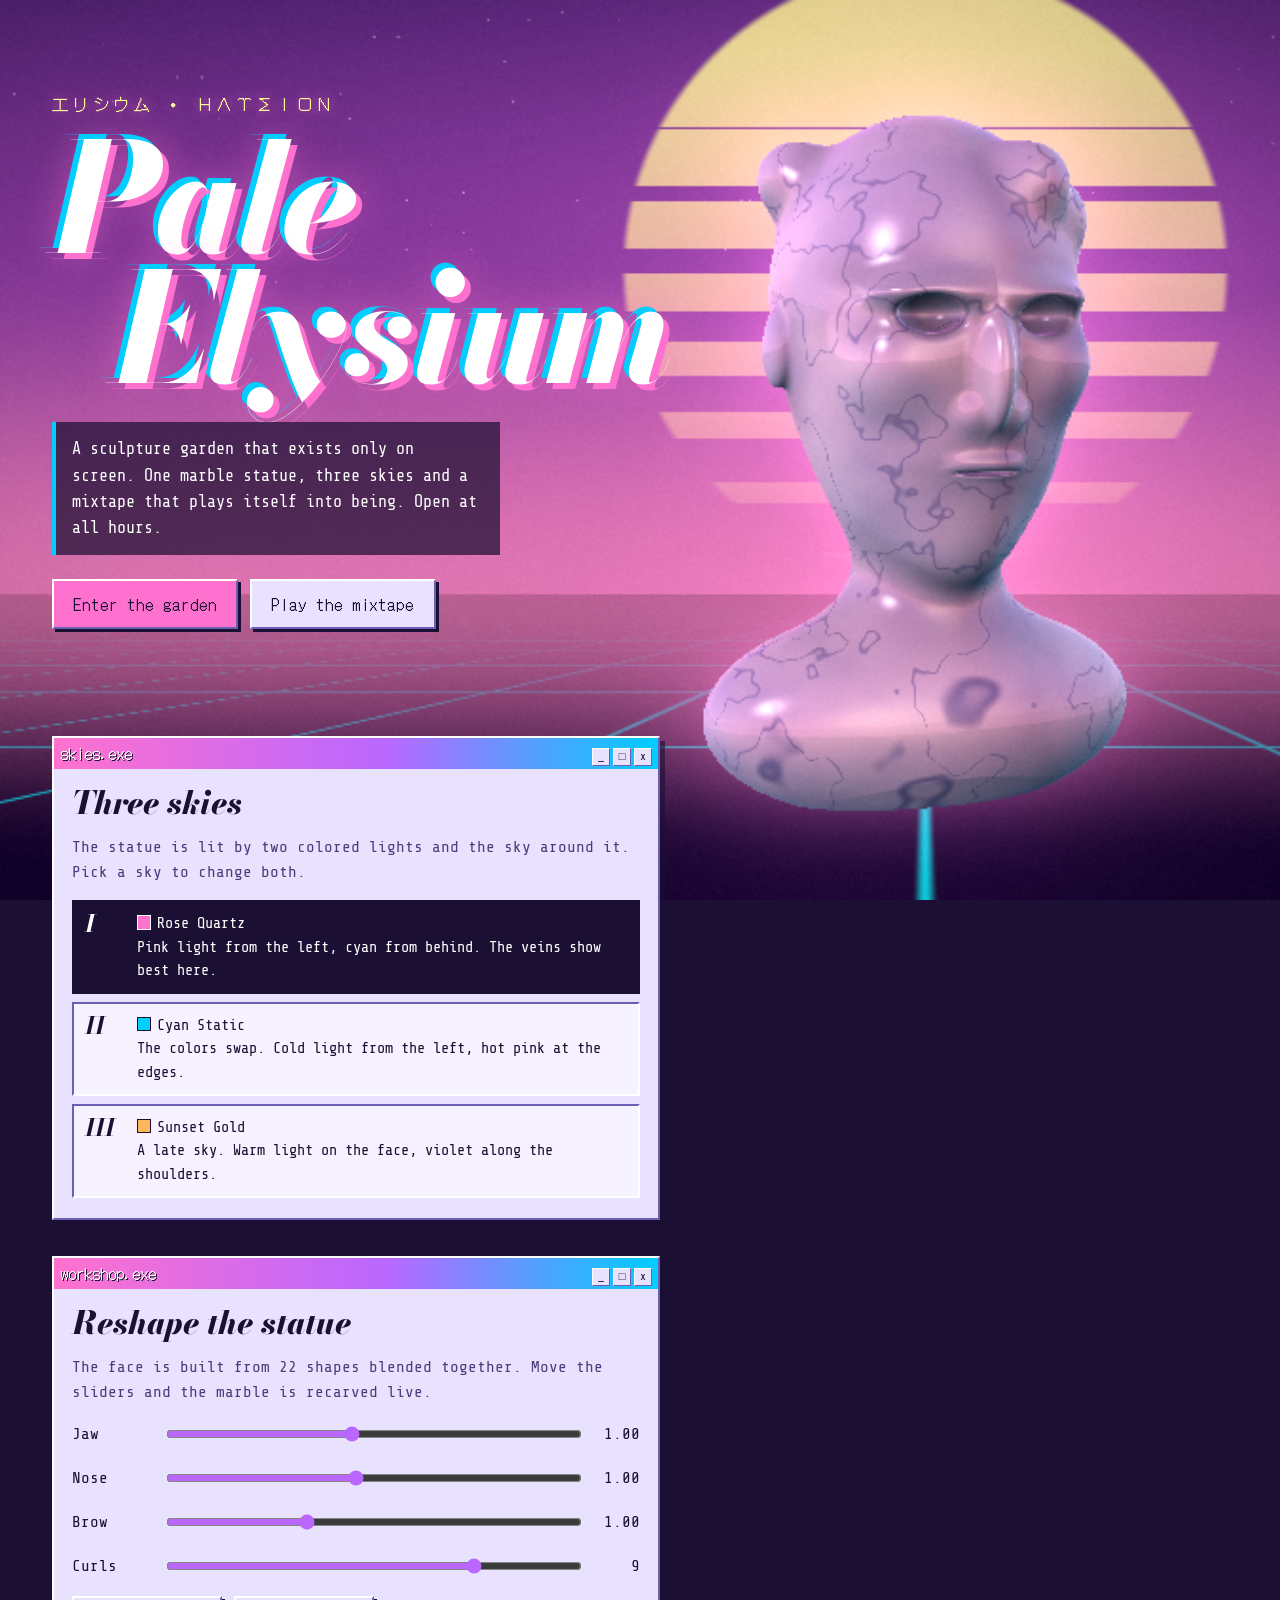
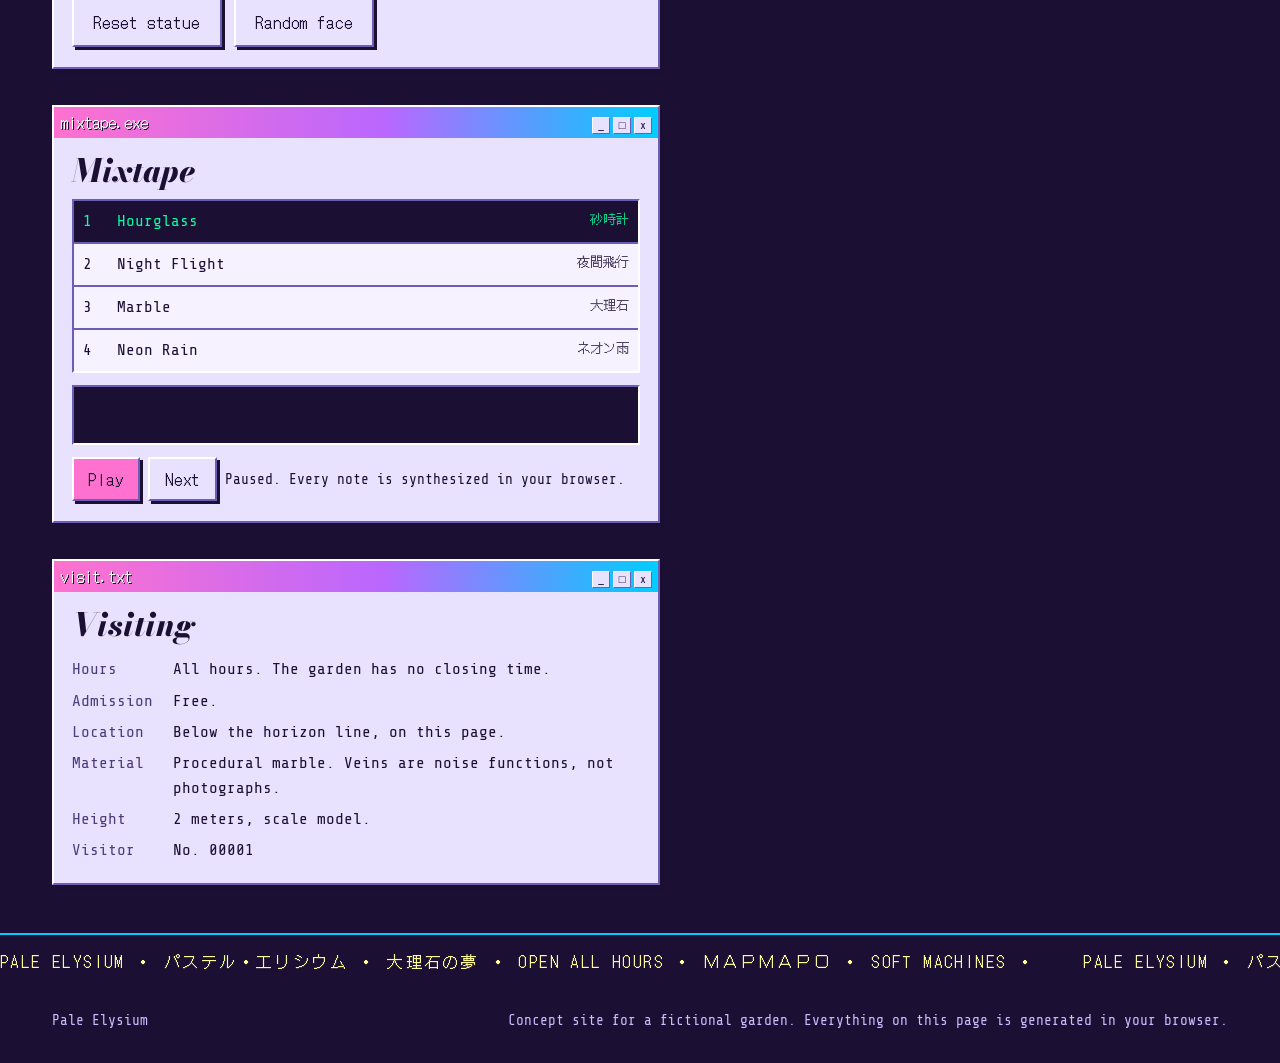
<file: work/pale-elysium/index.html>
<!doctype html>
<html lang="en">
<head>
<meta charset="utf-8">
<meta name="viewport" content="width=device-width, initial-scale=1, viewport-fit=cover">
<meta name="description" content="Concept site for a fictional marble sculpture garden. Everything is generated in the browser.">
<style>html{margin:0}body{margin:0}</style>
<title>Pale Elysium</title>
<link rel="preconnect" href="https://fonts.googleapis.com">
<link rel="preconnect" href="https://fonts.gstatic.com" crossorigin>
<link rel="stylesheet" href="https://fonts.googleapis.com/css2?family=Bodoni+Moda:ital,opsz,wght@1,6..96,500;1,6..96,800&family=DotGothic16&family=Share+Tech+Mono&display=swap">
<style>
/* Layout: a fixed full-screen WebGL sky with a raymarched marble bust. Content sits in Win95-style windows on the left; the statue stays visible on the right and turns as you scroll. */
:root {
  --ink: #1b1033;
  --pink: #ff71ce;
  --cyan: #01cdfe;
  --mint: #05ffa1;
  --lilac: #b967ff;
  --sun: #fffb96;
  --panel: #e9e2ff;
  --panel-dark: #6b5fb5;
  --f-serif: "Bodoni Moda", "Didot", "Bodoni 72", Georgia, serif;
  --f-pixel: "DotGothic16", "MS Gothic", "Hiragino Kaku Gothic ProN", monospace;
  --f-mono: "Share Tech Mono", ui-monospace, Menlo, monospace;
}
* { box-sizing: border-box; }
body { background: #1b1033; color: #fff; font-family: var(--f-mono); font-size: 16px; line-height: 1.55; padding-inline: 0; }
#gl { position: fixed; inset: 0; width: 100%; height: 100%; z-index: 0; display: block; }
.page { position: relative; z-index: 1; }
.wrap { width: 100%; max-width: 76rem; margin-inline: auto; padding-inline: 1.25rem; }
a { color: inherit; }
:focus-visible { outline: 3px solid var(--mint); outline-offset: 2px; }
p { margin: 0; }

/* hero */
.hero { min-height: min(46rem, 100svh); display: grid; align-content: center; padding-block: 3rem 4rem; }
.kicker { font-family: var(--f-pixel); font-size: 1.05rem; letter-spacing: 0.2em; color: var(--sun); text-shadow: 0 0 12px var(--pink); margin-bottom: 1rem; }
h1 { font-family: var(--f-serif); font-style: italic; font-weight: 800; font-size: clamp(3.6rem, 12vw, 9.5rem); line-height: 0.86; margin: 0; letter-spacing: -0.02em; text-shadow: 0.04em 0.04em 0 var(--pink), -0.03em -0.03em 0 var(--cyan), 0 0 40px rgba(255, 113, 206, 0.6); }
h1 span { display: block; }
h1 span:last-child { margin-left: 0.4em; }
.lede { max-width: 28rem; margin-top: 1.75rem; padding: 0.9rem 1rem; background: rgba(27, 16, 51, 0.72); border-left: 4px solid var(--cyan); font-size: 1.05rem; }
.cta { display: flex; flex-wrap: wrap; gap: 0.75rem; margin-top: 1.5rem; }
.btn { font: 400 1rem var(--f-pixel); letter-spacing: 0.06em; padding: 0.7rem 1.2rem; color: var(--ink); background: var(--panel); border: 2px solid; border-color: #fff var(--panel-dark) var(--panel-dark) #fff; box-shadow: 3px 3px 0 var(--ink); text-decoration: none; cursor: pointer; border-radius: 0; }
.btn:hover { background: #fff; }
.btn:active { border-color: var(--panel-dark) #fff #fff var(--panel-dark); transform: translate(2px, 2px); box-shadow: 1px 1px 0 var(--ink); }
.btn.hot { background: var(--pink); }
.btn.hot:hover { background: #ff93da; }

/* windows */
.col { width: min(100%, 38rem); display: grid; gap: 2.25rem; padding-bottom: 3rem; }
.win { background: var(--panel); color: var(--ink); border: 2px solid; border-color: #fff var(--panel-dark) var(--panel-dark) #fff; box-shadow: 5px 5px 0 rgba(27, 16, 51, 0.6); }
.bar { display: flex; justify-content: space-between; align-items: center; gap: 0.5rem; padding: 0.2rem 0.4rem; background: linear-gradient(90deg, var(--pink), var(--lilac) 55%, var(--cyan)); color: #fff; font-family: var(--f-pixel); font-size: 1rem; text-shadow: 1px 1px 0 var(--ink); }
.bar i { font-style: normal; display: inline-grid; place-items: center; width: 1.1rem; height: 1.1rem; margin-left: 0.2rem; background: var(--panel); color: var(--ink); border: 1px solid; border-color: #fff var(--panel-dark) var(--panel-dark) #fff; font: 0.7rem/1 var(--f-mono); text-shadow: none; }
.body { padding: 1.1rem 1.1rem 1.25rem; display: grid; gap: 1rem; }
.body h2 { font-family: var(--f-serif); font-style: italic; font-weight: 800; font-size: 2rem; line-height: 1; margin: 0; }
.muted { color: #4a3d7a; }
.sky-list { display: grid; gap: 0.5rem; }
.sky-list button { display: grid; grid-template-columns: 2.5rem minmax(0, 1fr); gap: 0.75rem; text-align: left; font: inherit; color: inherit; padding: 0.6rem 0.7rem; background: #f6f2ff; border: 2px solid; border-color: var(--panel-dark) #fff #fff var(--panel-dark); cursor: pointer; border-radius: 0; align-items: start; }
.sky-list button[aria-pressed="true"] { background: var(--ink); color: #fff; border-color: var(--ink); }
.sky-list b { font-family: var(--f-serif); font-style: italic; font-size: 1.5rem; line-height: 1; }
.sky-list span { font-size: 0.95rem; }
.sw { display: inline-block; width: 0.9rem; height: 0.9rem; vertical-align: -0.1rem; margin-right: 0.35rem; border: 1px solid currentColor; }
.slider { display: grid; grid-template-columns: 5rem minmax(0, 1fr) 3rem; gap: 0.75rem; align-items: center; }
.slider output { font-variant-numeric: tabular-nums; text-align: right; }
input[type="range"] { width: 100%; accent-color: #b967ff; height: 1.5rem; }
.player { display: grid; gap: 0.75rem; }
.tracks { list-style: none; margin: 0; padding: 0; display: grid; gap: 2px; background: var(--panel-dark); border: 2px solid; border-color: var(--panel-dark) #fff #fff var(--panel-dark); }
.tracks button { width: 100%; display: grid; grid-template-columns: 1.6rem minmax(0, 1fr) auto; gap: 0.5rem; text-align: left; font: inherit; color: var(--ink); background: #f6f2ff; border: 0; padding: 0.5rem 0.6rem; cursor: pointer; border-radius: 0; }
.tracks button[aria-current="true"] { background: var(--ink); color: var(--mint); }
.tracks small { font-family: var(--f-pixel); opacity: 0.8; }
#viz { width: 100%; height: 3.75rem; display: block; background: var(--ink); border: 2px solid; border-color: var(--panel-dark) #fff #fff var(--panel-dark); }
.transport { display: flex; flex-wrap: wrap; gap: 0.5rem; align-items: center; }
.transport .btn { padding: 0.5rem 0.9rem; }
.status { font-size: 0.9rem; }
dl { margin: 0; display: grid; grid-template-columns: max-content minmax(0, 1fr); gap: 0.4rem 1.25rem; }
dt { color: #4a3d7a; }
dd { margin: 0; }

footer { position: relative; z-index: 1; border-top: 2px solid var(--cyan); background: var(--ink); color: var(--sun); padding-block: 0.9rem; overflow: hidden; font-family: var(--f-pixel); }
.marquee { display: flex; width: max-content; animation: slide 38s linear infinite; }
.marquee span { padding-right: 3rem; white-space: nowrap; letter-spacing: 0.15em; }
@keyframes slide { to { transform: translateX(-50%); } }
.foot { background: var(--ink); color: #cbbcff; padding-block: 1.25rem 2rem; position: relative; z-index: 1; font-size: 0.9rem; }
.foot .wrap { display: flex; flex-wrap: wrap; gap: 0.5rem 2rem; justify-content: space-between; }

@keyframes glitch { 0%, 92%, 100% { transform: none; filter: none; } 93% { transform: translateX(-0.03em); filter: hue-rotate(40deg); } 95% { transform: translateX(0.04em) skewX(-4deg); } 97% { transform: translateX(-0.02em); filter: hue-rotate(-30deg); } }
h1 span:first-child { animation: glitch 7s infinite; }

@media (max-width: 52rem) {
  .hero { min-height: auto; padding-block: min(54svh, 28rem) 3rem; }
  .col { width: 100%; }
  .lede { background: rgba(27, 16, 51, 0.82); }
}
@media (max-width: 30rem) {
  .slider { grid-template-columns: 4rem minmax(0, 1fr) 2.5rem; gap: 0.5rem; }
  dl { grid-template-columns: minmax(0, 1fr); gap: 0; }
  dd { margin-bottom: 0.5rem; }
}
@media (prefers-reduced-motion: reduce) {
  .marquee { animation: none; }
  h1 span:first-child { animation: none; }
}
</style>
</head>
<body>
<canvas id="gl" aria-hidden="true"></canvas>

<div class="page">
  <div class="wrap">
    <section class="hero">
      <p class="kicker">エリシウム ・ ΗΛΥΣΙΟΝ</p>
      <h1><span>Pale</span><span>Elysium</span></h1>
      <p class="lede">A sculpture garden that exists only on screen. One marble statue, three skies and a mixtape that plays itself into being. Open at all hours.</p>
      <div class="cta">
        <a class="btn hot" href="#skies">Enter the garden</a>
        <button class="btn" type="button" id="heroPlay">Play the mixtape</button>
      </div>
    </section>

    <div class="col">
      <article class="win" id="skies" aria-labelledby="skiesT">
        <div class="bar"><span id="skiesT">skies.exe</span><span aria-hidden="true"><i>_</i><i>□</i><i>x</i></span></div>
        <div class="body">
          <h2>Three skies</h2>
          <p class="muted">The statue is lit by two colored lights and the sky around it. Pick a sky to change both.</p>
          <div class="sky-list" id="skyList"></div>
        </div>
      </article>

      <article class="win" aria-labelledby="workT">
        <div class="bar"><span id="workT">workshop.exe</span><span aria-hidden="true"><i>_</i><i>□</i><i>x</i></span></div>
        <div class="body">
          <h2>Reshape the statue</h2>
          <p class="muted">The face is built from 22 shapes blended together. Move the sliders and the marble is recarved live.</p>
          <div class="slider"><label for="sJaw">Jaw</label><input id="sJaw" type="range" min="0.8" max="1.25" step="0.01" value="1"><output id="oJaw">1.00</output></div>
          <div class="slider"><label for="sNose">Nose</label><input id="sNose" type="range" min="0.5" max="1.6" step="0.01" value="1"><output id="oNose">1.00</output></div>
          <div class="slider"><label for="sBrow">Brow</label><input id="sBrow" type="range" min="0.4" max="2.2" step="0.01" value="1"><output id="oBrow">1.00</output></div>
          <div class="slider"><label for="sCurl">Curls</label><input id="sCurl" type="range" min="0" max="12" step="1" value="9"><output id="oCurl">9</output></div>
          <div class="cta" style="margin:0"><button class="btn" type="button" id="reset">Reset statue</button><button class="btn" type="button" id="rand">Random face</button></div>
        </div>
      </article>

      <article class="win" aria-labelledby="mixT">
        <div class="bar"><span id="mixT">mixtape.exe</span><span aria-hidden="true"><i>_</i><i>□</i><i>x</i></span></div>
        <div class="body player">
          <h2>Mixtape</h2>
          <ul class="tracks" id="tracks"></ul>
          <canvas id="viz" width="520" height="60" aria-hidden="true"></canvas>
          <div class="transport">
            <button class="btn hot" type="button" id="play">Play</button>
            <button class="btn" type="button" id="next">Next</button>
            <span class="status" id="status" role="status">Press play. Every note is synthesized in your browser.</span>
          </div>
        </div>
      </article>

      <article class="win" aria-labelledby="visT">
        <div class="bar"><span id="visT">visit.txt</span><span aria-hidden="true"><i>_</i><i>□</i><i>x</i></span></div>
        <div class="body">
          <h2>Visiting</h2>
          <dl>
            <dt>Hours</dt><dd>All hours. The garden has no closing time.</dd>
            <dt>Admission</dt><dd>Free.</dd>
            <dt>Location</dt><dd>Below the horizon line, on this page.</dd>
            <dt>Material</dt><dd>Procedural marble. Veins are noise functions, not photographs.</dd>
            <dt>Height</dt><dd>2 meters, scale model.</dd>
            <dt>Visitor</dt><dd id="visitor">No. 00001</dd>
          </dl>
        </div>
      </article>
    </div>
  </div>

  <footer aria-hidden="true">
    <div class="marquee"><span>PALE ELYSIUM ・ パステル・エリシウム ・ 大理石の夢 ・ OPEN ALL HOURS ・ ΜΑΡΜΑΡΟ ・ SOFT MACHINES ・ </span><span>PALE ELYSIUM ・ パステル・エリシウム ・ 大理石の夢 ・ OPEN ALL HOURS ・ ΜΑΡΜΑΡΟ ・ SOFT MACHINES ・ </span></div>
  </footer>
  <div class="foot"><div class="wrap"><span>Pale Elysium</span><span>Concept site for a fictional garden. Everything on this page is generated in your browser.</span></div></div>
</div>

<script type="x-shader/x-vertex" id="vs">
attribute vec2 a;
void main(){ gl_Position = vec4(a, 0.0, 1.0); }
</script>
<script type="x-shader/x-fragment" id="fs">
precision highp float;
uniform vec2 uRes; uniform float uTime; uniform vec2 uMouse; uniform float uScroll; uniform vec2 uOff;
uniform vec4 uP; uniform float uZoom;
uniform vec3 uSkyTop; uniform vec3 uSkyMid; uniform vec3 uHorizon; uniform vec3 uSun; uniform vec3 uKey; uniform vec3 uRim; uniform vec3 uGrid;
mat3 gR;

float sdEll(vec3 p, vec3 r){ float k0 = length(p / r); float k1 = length(p / (r * r)); return k0 * (k0 - 1.0) / k1; }
float smin(float a, float b, float k){ float h = max(k - abs(a - b), 0.0) / k; return min(a, b) - h * h * k * 0.25; }
float smax(float a, float b, float k){ return -smin(-a, -b, k); }

float bust(vec3 p){
  float jaw = uP.x, nose = uP.y, brow = uP.z, curls = uP.w;
  float d = sdEll(p - vec3(0.0, 0.16, -0.02), vec3(0.43, 0.5, 0.47));
  float f = sdEll(p - vec3(0.0, -0.2, 0.07), vec3(0.34 * jaw, 0.42, 0.36));
  d = smin(d, f, 0.2);
  d = smin(d, length(p - vec3(0.0, -0.5, 0.2)) - 0.13 * jaw, 0.12);
  vec3 q = vec3(abs(p.x), p.y, p.z);
  d = smin(d, length(q - vec3(0.22, -0.04, 0.32)) - 0.1, 0.12);
  d = smin(d, sdEll(q - vec3(0.1, 0.14, 0.36), vec3(0.2, 0.05 * brow, 0.12)), 0.06);
  d = smax(d, -sdEll(q - vec3(0.155, 0.09, 0.4), vec3(0.085, 0.055 * (0.6 + 0.4 * brow), 0.09)), 0.04);
  d = smin(d, sdEll(p - vec3(0.0, -0.06, 0.45), vec3(0.045, 0.15 * nose, 0.09 * nose)), 0.05);
  d = smin(d, length(q - vec3(0.05, -0.04 - 0.13 * nose, 0.42)) - 0.04, 0.04);
  d = smin(d, sdEll(p - vec3(0.0, -0.3, 0.39), vec3(0.1, 0.03, 0.05)), 0.03);
  d = smax(d, -sdEll(p - vec3(0.0, -0.325, 0.42), vec3(0.09, 0.008, 0.05)), 0.01);
  d = smin(d, sdEll(q - vec3(0.43, 0.0, -0.03), vec3(0.035, 0.1, 0.07)), 0.04);
  float n = max(length(p.xz * vec2(1.0, 1.15)) - 0.2, abs(p.y + 0.72) - 0.3);
  d = smin(d, n, 0.1);
  float c = sdEll(p - vec3(0.0, -1.02, -0.02), vec3(0.64, 0.3, 0.34));
  c = max(c, -(p.y + 1.25));
  d = smin(d, c, 0.2);
  for (int i = 0; i < 12; i++) {
    if (float(i) >= curls) break;
    float a = 0.55 + float(i) * 0.4767;
    vec3 cp = vec3(sin(a) * 0.35, 0.42 + 0.06 * sin(a * 3.0 + 1.0), cos(a) * 0.37 - 0.03);
    d = smin(d, length(p - cp) - 0.11, 0.08);
  }
  return d;
}
float map(vec3 p){ return bust(gR * p); }

float h31(vec3 p){ p = fract(p * 0.3183099 + 0.1); p *= 17.0; return fract(p.x * p.y * p.z * (p.x + p.y + p.z)); }
float vn(vec3 x){
  vec3 i = floor(x); vec3 f = fract(x); f = f * f * (3.0 - 2.0 * f);
  return mix(mix(mix(h31(i), h31(i + vec3(1,0,0)), f.x), mix(h31(i + vec3(0,1,0)), h31(i + vec3(1,1,0)), f.x), f.y),
             mix(mix(h31(i + vec3(0,0,1)), h31(i + vec3(1,0,1)), f.x), mix(h31(i + vec3(0,1,1)), h31(i + vec3(1,1,1)), f.x), f.y), f.z);
}
float fbm(vec3 p){ float a = 0.5, s = 0.0; for (int i = 0; i < 4; i++) { s += a * vn(p); p = p * 2.03 + 7.1; a *= 0.5; } return s; }

vec3 env(vec3 d){
  float y = d.y;
  vec3 c = mix(uHorizon, uSkyMid, smoothstep(0.0, 0.35, y));
  c = mix(c, uSkyTop, smoothstep(0.3, 0.9, y));
  if (y < 0.0) c = mix(uHorizon * 0.55, uGrid * 0.25 + vec3(0.06, 0.0, 0.16), smoothstep(0.0, -0.6, y));
  c += uKey * pow(max(d.x, 0.0), 3.0) * 0.5 + uRim * pow(max(-d.x, 0.0), 3.0) * 0.5;
  c += uSun * pow(max(dot(d, normalize(vec3(0.25, 0.18, 0.9))), 0.0), 36.0) * 1.1;
  return c;
}

vec3 bg(vec2 uv, float t){
  float hz = -0.16;
  vec3 col;
  if (uv.y > hz) {
    float h = uv.y - hz;
    col = mix(uHorizon, uSkyMid, smoothstep(0.0, 0.4, h));
    col = mix(col, uSkyTop, smoothstep(0.3, 1.0, h));
    vec2 sg = uv * 110.0;
    vec2 cell = floor(sg);
    float st = step(0.985, h31(vec3(cell, 3.0))) * smoothstep(0.18, 0.0, length(fract(sg) - 0.5)) * smoothstep(0.2, 0.6, h);
    col += st * (0.5 + 0.5 * sin(uTime * 2.0 + h31(vec3(cell, 9.0)) * 40.0));
    vec2 sc = vec2(0.0, hz + 0.36);
    float r = length(uv - sc);
    float sy = uv.y - (hz + 0.02);
    float bands = sin(sy * 85.0);
    float thr = mix(0.9, -1.0, clamp(sy / 0.5, 0.0, 1.0));
    float disk = smoothstep(0.34, 0.33, r) * step(thr, bands);
    vec3 sunc = mix(uKey, uSun, clamp((uv.y - hz) / 0.6, 0.0, 1.0));
    col = mix(col, sunc, disk);
    col += uKey * exp(-r * 4.5) * 0.28;
  } else {
    float dy = hz - uv.y;
    float z = 0.3 / max(dy, 0.0005);
    float x = uv.x * z * 1.5;
    vec2 g = vec2(x, z + t * 1.1);
    float lw = clamp(0.012 * z, 0.02, 0.45);
    float lx = smoothstep(0.5 - lw, 0.5, abs(fract(g.x) - 0.5));
    float ly = smoothstep(0.5 - lw, 0.5, abs(fract(g.y) - 0.5));
    float line = max(lx, ly);
    float fade = smoothstep(0.0, 0.3, dy);
    vec3 floorc = mix(vec3(0.06, 0.0, 0.16), uHorizon * 0.45, 1.0 - fade);
    col = mix(floorc, uGrid, line * fade) + uHorizon * (1.0 - fade) * 0.35;
  }
  return col;
}

mat3 rotY(float a){ float c = cos(a), s = sin(a); return mat3(c, 0.0, -s, 0.0, 1.0, 0.0, s, 0.0, c); }
mat3 rotX(float a){ float c = cos(a), s = sin(a); return mat3(1.0, 0.0, 0.0, 0.0, c, s, 0.0, -s, c); }

void main(){
  vec2 uv = (gl_FragCoord.xy - 0.5 * uRes) / uRes.y;
  vec2 uvc = uv - uOff;
  vec3 ro = vec3(0.0, -0.1, 4.6);
  vec3 ta = vec3(0.0, -0.28, 0.0);
  vec3 fw = normalize(ta - ro);
  vec3 rt = normalize(cross(fw, vec3(0.0, 1.0, 0.0)));
  vec3 up = cross(rt, fw);
  vec3 rd = normalize(uvc.x * rt + uvc.y * up + uZoom * fw);

  float yaw = sin(uTime * 0.35) * 0.45 + uMouse.x * 0.55 + uScroll * 1.2;
  float pit = -uMouse.y * 0.18;
  gR = rotX(-pit) * rotY(-yaw);

  vec3 col = bg(uvc, uTime);
  vec3 oc = ro - vec3(0.0, -0.3, 0.0);
  float b = dot(oc, rd);
  float cc = dot(oc, oc) - 1.7 * 1.7 * 1.0;
  float disc = b * b - cc;
  float dm = 1e9;
  bool hit = false;
  float t = 0.0;
  if (disc > 0.0) {
    t = -b - sqrt(disc);
    for (int i = 0; i < 80; i++) {
      float d = map(ro + rd * t);
      dm = min(dm, d);
      if (d < 0.002) { hit = true; break; }
      t += d * 0.9;
      if (t > 8.0) break;
    }
  }
  if (hit) {
    vec3 p = ro + rd * t;
    vec2 k = vec2(1.0, -1.0); float h = 0.0015;
    vec3 n = normalize(k.xyy * map(p + k.xyy * h) + k.yyx * map(p + k.yyx * h) + k.yxy * map(p + k.yxy * h) + k.xxx * map(p + k.xxx * h));
    vec3 pl = gR * p;
    float n1 = fbm(pl * 1.8 + 3.0);
    float vein = 1.0 - smoothstep(0.0, 0.035, abs(n1 - 0.5));
    float vein2 = 1.0 - smoothstep(0.0, 0.012, abs(fbm(pl * 4.2 + 9.0) - 0.5));
    vec3 base = mix(vec3(0.95, 0.93, 0.95), vec3(0.78, 0.78, 0.88), smoothstep(0.3, 0.7, fbm(pl * 3.0)));
    base = mix(base, vec3(0.34, 0.36, 0.58), clamp(vein * 0.7 + vein2 * 0.5, 0.0, 1.0));
    vec3 L1 = normalize(vec3(-0.6, 0.5, 0.7));
    vec3 L2 = normalize(vec3(0.8, 0.2, -0.5));
    float d1 = clamp((dot(n, L1) + 0.4) / 1.4, 0.0, 1.0);
    float d2 = max(dot(n, L2), 0.0);
    vec3 refl = reflect(rd, n);
    float ao = clamp(map(p + n * 0.14) / 0.14, 0.0, 1.0);
    ao = 0.45 + 0.55 * ao;
    vec3 kc = mix(uKey, vec3(1.0), 0.45);
    vec3 rc = mix(uRim, vec3(1.0), 0.3);
    vec3 lit = base * (kc * d1 * 1.0 + rc * d2 * 0.7 + mix(env(n), vec3(0.8), 0.4) * 0.34) * ao;
    float fres = pow(1.0 - max(dot(n, -rd), 0.0), 3.0);
    float spec = pow(max(dot(refl, L1), 0.0), 70.0);
    lit += env(refl) * (0.08 + 0.5 * fres) + spec * vec3(1.0, 0.95, 1.0) * 0.7;
    lit += uRim * pow(max(dot(n, L2), 0.0), 8.0) * fres * 0.8;
    col = lit;
  } else {
    col += uKey * exp(-max(dm, 0.0) * 7.0) * 0.22 * step(0.0, dm) * step(dm, 1e8);
  }
  col = col / (1.0 + col * 0.18);
  col = pow(col, vec3(0.92));
  float vig = smoothstep(1.25, 0.35, length(uv * vec2(0.8, 1.0)));
  col *= mix(0.72, 1.0, vig);
  col += (h31(vec3(gl_FragCoord.xy, uTime * 30.0)) - 0.5) * 0.025;
  gl_FragColor = vec4(col, 1.0);
}
</script>

<script>
(function () {
  var $ = function (id) { return document.getElementById(id); };
  var reduce = matchMedia("(prefers-reduced-motion: reduce)").matches;

  /* ---------- palettes ---------- */
  var SKIES = [
    { n: "Rose Quartz", d: "Pink light from the left, cyan from behind. The veins show best here.", c: { skyTop: [0.10, 0.04, 0.30], skyMid: [0.55, 0.20, 0.65], horizon: [1.0, 0.45, 0.75], sun: [1.0, 0.93, 0.55], key: [1.0, 0.45, 0.78], rim: [0.2, 0.85, 1.0], grid: [0.0, 0.9, 1.0] }, sw: "#ff71ce" },
    { n: "Cyan Static", d: "The colors swap. Cold light from the left, hot pink at the edges.", c: { skyTop: [0.02, 0.05, 0.25], skyMid: [0.1, 0.35, 0.7], horizon: [0.5, 0.95, 1.0], sun: [0.8, 1.0, 0.9], key: [0.3, 0.9, 1.0], rim: [1.0, 0.4, 0.8], grid: [1.0, 0.3, 0.8] }, sw: "#01cdfe" },
    { n: "Sunset Gold", d: "A late sky. Warm light on the face, violet along the shoulders.", c: { skyTop: [0.18, 0.05, 0.25], skyMid: [0.75, 0.25, 0.4], horizon: [1.0, 0.7, 0.35], sun: [1.0, 0.95, 0.6], key: [1.0, 0.75, 0.4], rim: [0.6, 0.4, 1.0], grid: [1.0, 0.55, 0.9] }, sw: "#ffb55e" }
  ];
  var UN = ["skyTop", "skyMid", "horizon", "sun", "key", "rim", "grid"];
  var cur = {}, tgt = {};
  UN.forEach(function (k) { cur[k] = SKIES[0].c[k].slice(); tgt[k] = SKIES[0].c[k].slice(); });
  var skyIdx = 0;

  var list = $("skyList");
  SKIES.forEach(function (s, i) {
    var b = document.createElement("button"); b.type = "button"; b.setAttribute("aria-pressed", String(i === 0));
    var r = ["I", "II", "III"][i];
    b.innerHTML = "<b>" + r + "</b><span><span class=\"sw\" style=\"background:" + s.sw + "\"></span>" + s.n + "<br>" + s.d + "</span>";
    b.addEventListener("click", function () {
      skyIdx = i; UN.forEach(function (k) { tgt[k] = s.c[k].slice(); });
      list.querySelectorAll("button").forEach(function (x, j) { x.setAttribute("aria-pressed", String(j === i)); });
    });
    list.appendChild(b);
  });

  /* ---------- statue parameters ---------- */
  var P = { jaw: 1, nose: 1, brow: 1, curl: 9 };
  var DEF = { jaw: 1, nose: 1, brow: 1, curl: 9 };
  var sl = { jaw: "sJaw", nose: "sNose", brow: "sBrow", curl: "sCurl" }, ou = { jaw: "oJaw", nose: "oNose", brow: "oBrow", curl: "oCurl" };
  function syncUI() { Object.keys(sl).forEach(function (k) { $(sl[k]).value = P[k]; $(ou[k]).textContent = k === "curl" ? String(P[k]) : Number(P[k]).toFixed(2); }); }
  Object.keys(sl).forEach(function (k) { $(sl[k]).addEventListener("input", function (e) { P[k] = parseFloat(e.target.value); syncUI(); }); });
  $("reset").addEventListener("click", function () { Object.keys(DEF).forEach(function (k) { P[k] = DEF[k]; }); syncUI(); });
  $("rand").addEventListener("click", function () {
    P.jaw = 0.85 + Math.random() * 0.35; P.nose = 0.6 + Math.random() * 0.9; P.brow = 0.5 + Math.random() * 1.6; P.curl = Math.floor(Math.random() * 13); syncUI();
  });
  syncUI();

  /* ---------- WebGL ---------- */
  var cv = $("gl"), gl = cv.getContext("webgl", { antialias: false, alpha: false, powerPreference: "high-performance" }) || cv.getContext("experimental-webgl");
  var U = {}, scale = 0.62, mouse = [0, 0], mTarget = [0, 0], running = true;
  if (!gl) { document.body.style.background = "linear-gradient(#1b1033, #5b2a86 60%, #ff71ce)"; cv.style.display = "none"; }
  else {
    var mk = function (type, src) { var s = gl.createShader(type); gl.shaderSource(s, src); gl.compileShader(s); if (!gl.getShaderParameter(s, gl.COMPILE_STATUS)) throw new Error(gl.getShaderInfoLog(s)); return s; };
    var pr = gl.createProgram();
    gl.attachShader(pr, mk(gl.VERTEX_SHADER, $("vs").textContent));
    gl.attachShader(pr, mk(gl.FRAGMENT_SHADER, $("fs").textContent));
    gl.linkProgram(pr); gl.useProgram(pr);
    var buf = gl.createBuffer(); gl.bindBuffer(gl.ARRAY_BUFFER, buf);
    gl.bufferData(gl.ARRAY_BUFFER, new Float32Array([-1, -1, 3, -1, -1, 3]), gl.STATIC_DRAW);
    var loc = gl.getAttribLocation(pr, "a"); gl.enableVertexAttribArray(loc); gl.vertexAttribPointer(loc, 2, gl.FLOAT, false, 0, 0);
    ["uRes", "uTime", "uMouse", "uScroll", "uOff", "uP", "uZoom", "uSkyTop", "uSkyMid", "uHorizon", "uSun", "uKey", "uRim", "uGrid"].forEach(function (n) { U[n] = gl.getUniformLocation(pr, n); });
    var UL = {}; UN.forEach(function (n) { UL[n] = U["u" + n.charAt(0).toUpperCase() + n.slice(1)]; });
    var resize = function () {
      var w = Math.max(2, Math.round(innerWidth * scale)), h = Math.max(2, Math.round(innerHeight * scale));
      if (cv.width !== w || cv.height !== h) { cv.width = w; cv.height = h; gl.viewport(0, 0, w, h); }
    };
    addEventListener("resize", resize); resize();
    addEventListener("pointermove", function (e) { mTarget = [(e.clientX / innerWidth) * 2 - 1, -((e.clientY / innerHeight) * 2 - 1)]; });
    document.addEventListener("visibilitychange", function () { running = !document.hidden; if (running) requestAnimationFrame(frame); });
    var t0 = performance.now(), last = t0, slow = 0, fast = 0;
    var frame = function (now) {
      if (!running) return;
      var dt = Math.min(0.1, (now - last) / 1000); last = now;
      // adaptive resolution
      if (dt > 0.034) { slow++; fast = 0; } else if (dt < 0.019) { fast++; slow = 0; } else { slow = 0; fast = 0; }
      if (slow > 20 && scale > 0.3) { scale *= 0.85; slow = 0; resize(); }
      if (fast > 240 && scale < 0.85) { scale = Math.min(0.85, scale * 1.08); fast = 0; resize(); }
      var k = 1 - Math.pow(0.001, dt);
      mouse[0] += (mTarget[0] - mouse[0]) * k; mouse[1] += (mTarget[1] - mouse[1]) * k;
      UN.forEach(function (n) { for (var i = 0; i < 3; i++) cur[n][i] += (tgt[n][i] - cur[n][i]) * Math.min(1, dt * 3.5); });
      var wide = innerWidth > 880;
      var off = wide ? [0.36 * (innerWidth / innerHeight) * 0.62, 0.0] : [0.0, 0.2];
      var sc = Math.min(1, (window.scrollY || 0) / Math.max(1, innerHeight * 2));
      gl.uniform2f(U.uRes, cv.width, cv.height);
      gl.uniform1f(U.uTime, reduce ? 4.0 : (now - t0) / 1000);
      gl.uniform2f(U.uMouse, reduce ? 0 : mouse[0], reduce ? 0 : mouse[1]);
      gl.uniform1f(U.uScroll, sc);
      gl.uniform2f(U.uOff, off[0], off[1]);
      gl.uniform1f(U.uZoom, wide ? 1.8 : 1.05);
      gl.uniform4f(U.uP, P.jaw, P.nose, P.brow, P.curl);
      UN.forEach(function (n) { gl.uniform3fv(UL[n], cur[n]); });
      gl.drawArrays(gl.TRIANGLES, 0, 3);
      requestAnimationFrame(frame);
    };
    requestAnimationFrame(frame);
  }

  /* ---------- visitor counter ---------- */
  try { var v = parseInt(localStorage.getItem("pe_v") || "0", 10) + 1; localStorage.setItem("pe_v", String(v)); $("visitor").textContent = "No. " + String(v).padStart(5, "0"); } catch (e) {}

  /* ---------- mixtape (synthesized) ---------- */
  var TRACKS = [
    { n: "砂時計", e: "Hourglass", bpm: 52, root: 53, scale: [0, 2, 4, 7, 9], prog: [[0, "M9"], [-5, "M9"], [-3, "m9"], [-7, "M9"]] },
    { n: "夜間飛行", e: "Night Flight", bpm: 60, root: 50, scale: [0, 3, 5, 7, 10], prog: [[0, "m9"], [-2, "M9"], [-4, "M9"], [-5, "m9"]] },
    { n: "大理石", e: "Marble", bpm: 46, root: 48, scale: [0, 2, 4, 7, 11], prog: [[0, "M9"], [5, "M9"], [-3, "m9"], [2, "m9"]] },
    { n: "ネオン雨", e: "Neon Rain", bpm: 68, root: 55, scale: [0, 2, 3, 7, 10], prog: [[0, "m9"], [-4, "M9"], [-2, "M9"], [3, "M9"]] }
  ];
  var CH = { M9: [0, 4, 7, 11, 14], m9: [0, 3, 7, 10, 14] };
  var ac = null, master, verb, dry, an, hiss, tIdx = 0, playing = false, timer = null, step = 0, raf = 0;
  var f = function (m) { return 440 * Math.pow(2, (m - 69) / 12); };

  function ir(sec) {
    var len = Math.floor(ac.sampleRate * sec), b = ac.createBuffer(2, len, ac.sampleRate);
    for (var c = 0; c < 2; c++) { var d = b.getChannelData(c); for (var i = 0; i < len; i++) d[i] = (Math.random() * 2 - 1) * Math.pow(1 - i / len, 2.6); }
    return b;
  }
  function boot() {
    if (ac) return;
    ac = new (window.AudioContext || window.webkitAudioContext)();
    master = ac.createGain(); master.gain.value = 0.0;
    var lp = ac.createBiquadFilter(); lp.type = "lowpass"; lp.frequency.value = 5200;
    an = ac.createAnalyser(); an.fftSize = 128; an.smoothingTimeConstant = 0.82;
    dry = ac.createGain(); dry.gain.value = 0.7;
    verb = ac.createConvolver(); verb.buffer = ir(3.6);
    var vg = ac.createGain(); vg.gain.value = 0.8;
    dry.connect(master); verb.connect(vg); vg.connect(master);
    master.connect(lp); lp.connect(an); an.connect(ac.destination);
    var nb = ac.createBuffer(1, ac.sampleRate * 2, ac.sampleRate), nd = nb.getChannelData(0);
    for (var i = 0; i < nd.length; i++) nd[i] = Math.random() * 2 - 1;
    hiss = ac.createBufferSource(); hiss.buffer = nb; hiss.loop = true;
    var hf = ac.createBiquadFilter(); hf.type = "highpass"; hf.frequency.value = 3500;
    var hg = ac.createGain(); hg.gain.value = 0.012;
    hiss.connect(hf); hf.connect(hg); hg.connect(master); hiss.start();
  }
  function voice(freq, t, dur, type, vol, cutoff, bus, atk) {
    var o = ac.createOscillator(), o2 = ac.createOscillator(), g = ac.createGain(), fl = ac.createBiquadFilter();
    o.type = o2.type = type; o.frequency.value = freq; o2.frequency.value = freq; o.detune.value = -7; o2.detune.value = 7;
    fl.type = "lowpass"; fl.frequency.value = cutoff; fl.Q.value = 0.6;
    g.gain.setValueAtTime(0.0001, t); g.gain.linearRampToValueAtTime(vol, t + atk); g.gain.exponentialRampToValueAtTime(0.0001, t + dur);
    o.connect(fl); o2.connect(fl); fl.connect(g); g.connect(bus);
    o.start(t); o2.start(t); o.stop(t + dur + 0.1); o2.stop(t + dur + 0.1);
  }
  function bell(freq, t, vol) {
    var o = ac.createOscillator(), g = ac.createGain();
    o.type = "sine"; o.frequency.value = freq;
    g.gain.setValueAtTime(vol, t); g.gain.exponentialRampToValueAtTime(0.0001, t + 2.2);
    o.connect(g); g.connect(verb); g.connect(dry); o.start(t); o.stop(t + 2.3);
  }
  function chord() {
    if (!playing) return;
    var tr = TRACKS[tIdx], beat = 60 / tr.bpm, dur = beat * 4, t = ac.currentTime + 0.05;
    var pr = tr.prog[step % tr.prog.length], r = tr.root + pr[0];
    CH[pr[1]].forEach(function (s, i) {
      var bus = i % 2 ? verb : dry;
      voice(f(r + s + 12), t, dur * 1.25, "sawtooth", 0.028, 900 + i * 120, bus, 1.4);
    });
    voice(f(r - 12), t, dur * 1.1, "sine", 0.16, 400, dry, 0.3);
    for (var b = 0; b < 8; b++) {
      if (Math.random() < 0.38) {
        var deg = tr.scale[Math.floor(Math.random() * tr.scale.length)] + (Math.random() < 0.5 ? 24 : 36);
        bell(f(tr.root + deg + pr[0]), t + b * beat * 0.5, 0.05);
      }
    }
    step++;
    timer = setTimeout(chord, dur * 1000 - 120);
  }
  function drawViz() {
    var c = $("viz"), x = c.getContext("2d"), data = new Uint8Array(an.frequencyBinCount);
    var loop = function () {
      if (!playing) return;
      an.getByteFrequencyData(data);
      x.fillStyle = "#1b1033"; x.fillRect(0, 0, c.width, c.height);
      var n = 40, bw = c.width / n;
      for (var i = 0; i < n; i++) {
        var v = data[Math.floor(i * data.length / n * 0.8)] / 255, h = Math.max(2, v * c.height * 0.95);
        x.fillStyle = i % 2 ? "#ff71ce" : "#01cdfe"; x.fillRect(i * bw + 2, c.height - h, bw - 4, h);
      }
      raf = requestAnimationFrame(loop);
    };
    cancelAnimationFrame(raf); raf = requestAnimationFrame(loop);
  }
  function setTrackUI() {
    $("tracks").querySelectorAll("button").forEach(function (b, i) { b.setAttribute("aria-current", String(i === tIdx)); });
    $("play").textContent = playing ? "Pause" : "Play";
    $("status").textContent = playing ? "Now playing: " + TRACKS[tIdx].e + ". Generated live, no audio files." : "Paused. Every note is synthesized in your browser.";
  }
  function start() {
    boot(); ac.resume();
    playing = true; step = 0; clearTimeout(timer);
    master.gain.cancelScheduledValues(ac.currentTime); master.gain.linearRampToValueAtTime(0.55, ac.currentTime + 1.5);
    chord(); drawViz(); setTrackUI();
  }
  function stop() {
    playing = false; clearTimeout(timer);
    if (ac) { master.gain.cancelScheduledValues(ac.currentTime); master.gain.linearRampToValueAtTime(0.0, ac.currentTime + 0.5); }
    setTrackUI();
  }
  TRACKS.forEach(function (t, i) {
    var li = document.createElement("li"), b = document.createElement("button"); b.type = "button";
    b.innerHTML = "<span>" + (i + 1) + "</span><span>" + t.e + "</span><small>" + t.n + "</small>";
    b.addEventListener("click", function () { tIdx = i; start(); });
    li.appendChild(b); $("tracks").appendChild(li);
  });
  $("play").addEventListener("click", function () { playing ? stop() : start(); });
  $("next").addEventListener("click", function () { tIdx = (tIdx + 1) % TRACKS.length; if (playing) start(); else setTrackUI(); });
  $("heroPlay").addEventListener("click", function () { start(); $("tracks").scrollIntoView({ behavior: reduce ? "auto" : "smooth", block: "center" }); });
  setTrackUI();
})();
</script>

</body>
</html>
</file>
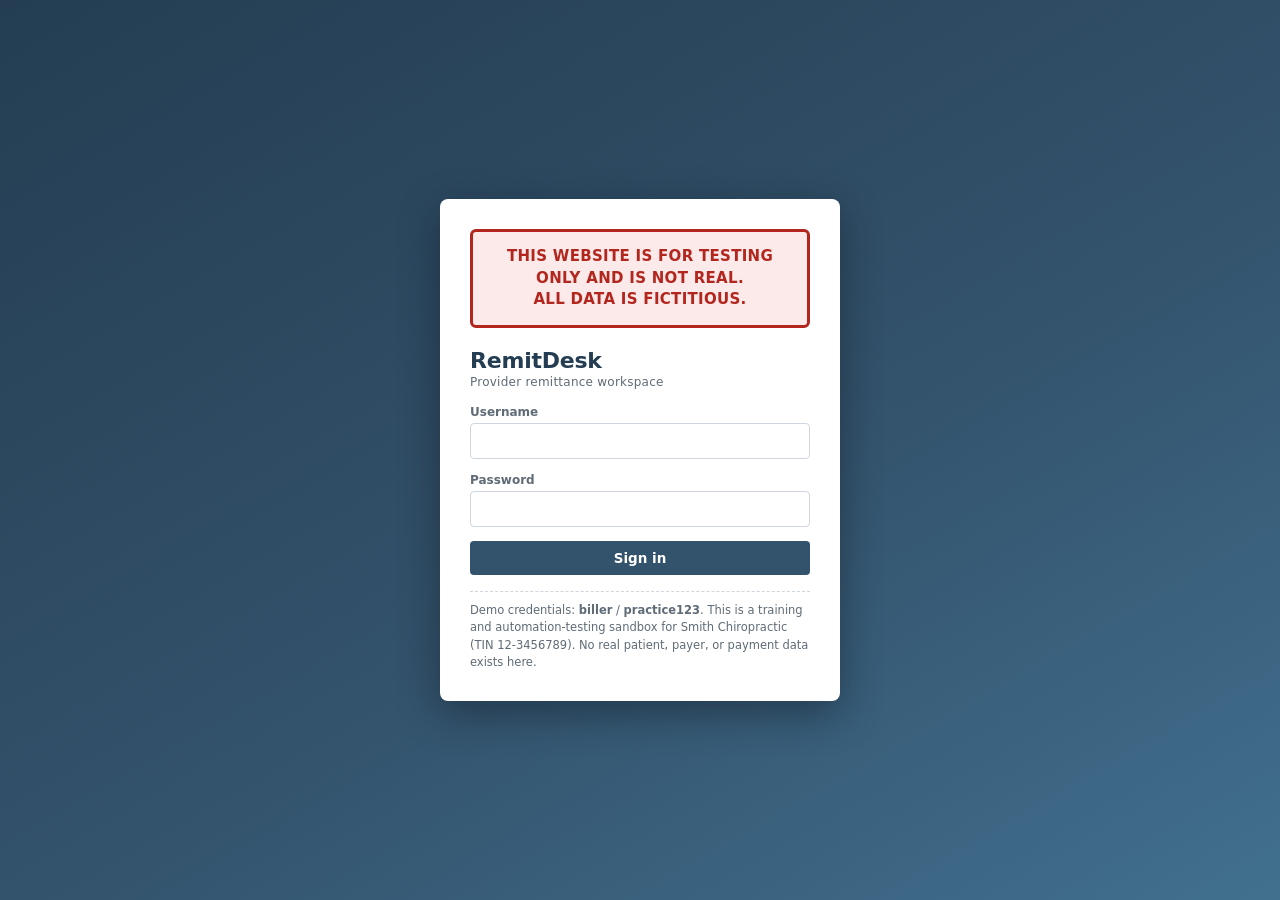
<file: smith_chiro_remit_portal.html>
<!DOCTYPE html>
<html lang="en">
<head>
<meta charset="UTF-8">
<meta name="viewport" content="width=device-width, initial-scale=1.0">
<meta name="robots" content="noindex, nofollow">
<title>RemitDesk — Provider Remittance Workspace (TEST ONLY)</title>
<style>
  :root{
    --ink:#1f2933; --muted:#5f6b76; --faint:#8b96a0;
    --bg:#eef1f4; --panel:#ffffff; --line:#cfd6dd; --line-lt:#e4e9ee;
    --brand:#33526b; --brand-dk:#243d52; --brand-wash:#e8eef3;
    --red:#b3261e; --red-bg:#fbeae9;
    --green:#1e7a3c; --green-bg:#e6f4ea;
    --amber:#8a6100; --amber-bg:#fcf1d4;
    --violet:#5b4a8a; --violet-bg:#edeaf6;
    --gray-badge:#e2e6ea; --gray-badge-ink:#414d59;
  }
  *{box-sizing:border-box;margin:0;padding:0;}
  html,body{height:100%;}
  body{font-family:"Segoe UI",system-ui,Arial,sans-serif;background:var(--bg);color:var(--ink);font-size:14px;}
  button{font-family:inherit;cursor:pointer;}
  a{color:var(--brand);}
  :focus-visible{outline:3px solid #7aa3c4;outline-offset:1px;}

  .eyebrow{font-size:10.5px;letter-spacing:.12em;text-transform:uppercase;color:var(--faint);font-weight:700;}

  /* ===== disclaimer chrome ===== */
  .test-banner{background:var(--red);color:#fff;text-align:center;font-weight:700;font-size:13px;padding:7px 10px;letter-spacing:.02em;}
  .mega-disclaimer{background:var(--red-bg);border:3px solid var(--red);color:var(--red);text-align:center;font-weight:800;font-size:15px;line-height:1.45;padding:14px;border-radius:6px;margin-bottom:20px;text-transform:uppercase;letter-spacing:.02em;}

  /* ===== login ===== */
  #view-login{min-height:100vh;display:flex;align-items:center;justify-content:center;background:linear-gradient(150deg,#243d52,#33526b 55%,#41708f);padding:20px;}
  .login-card{background:var(--panel);width:400px;max-width:100%;border-radius:8px;padding:30px;box-shadow:0 12px 40px rgba(10,20,30,.45);}
  .login-card .brand{font-size:22px;font-weight:800;color:var(--brand-dk);letter-spacing:-.01em;}
  .login-card .brand small{display:block;font-size:12px;font-weight:400;color:var(--muted);letter-spacing:.02em;margin-top:2px;}
  .field{margin-bottom:14px;}
  .field label{display:block;font-size:12px;font-weight:600;color:var(--muted);margin-bottom:4px;}
  .field input,.field select,.field textarea{width:100%;padding:9px 11px;border:1px solid var(--line);border-radius:4px;font-size:14px;font-family:inherit;background:#fff;color:var(--ink);}
  .btn{border:none;border-radius:4px;padding:9px 16px;font-size:13.5px;font-weight:600;}
  .btn-primary{background:var(--brand);color:#fff;}
  .btn-primary:hover{background:var(--brand-dk);}
  .btn-outline{background:#fff;color:var(--brand);border:1px solid var(--brand);}
  .btn-danger{background:var(--red);color:#fff;}
  .btn-quiet{background:#eef1f4;color:var(--ink);border:1px solid var(--line);}
  .btn-block{width:100%;}
  .error-banner{background:var(--red-bg);border:1px solid var(--red);color:var(--red);padding:9px 11px;border-radius:4px;font-size:13px;margin:0 0 14px;display:none;}
  .login-note{margin-top:16px;font-size:11.5px;color:var(--muted);border-top:1px dashed var(--line);padding-top:10px;line-height:1.5;}

  /* ===== app chrome ===== */
  header.topbar{background:var(--panel);border-bottom:1px solid var(--line);display:flex;align-items:center;gap:26px;padding:0 20px;height:56px;}
  .topbar .brand{font-weight:800;font-size:17px;color:var(--brand-dk);}
  .topbar .brand span{font-weight:400;color:var(--muted);font-size:12px;margin-left:6px;}
  nav.tabs{display:flex;gap:4px;height:100%;}
  nav.tabs button{background:none;border:none;border-bottom:3px solid transparent;color:var(--muted);font-size:13.5px;padding:0 12px;height:100%;}
  nav.tabs button.active{color:var(--brand-dk);border-bottom-color:var(--brand);font-weight:700;}
  nav.tabs button:hover:not(.active){color:var(--ink);background:var(--brand-wash);}
  .session{margin-left:auto;font-size:12px;color:var(--muted);text-align:right;line-height:1.4;}
  .session b{color:var(--ink);}
  #logout-btn{margin-left:12px;}

  .page{max-width:1140px;margin:0 auto;padding:20px 18px 70px;}
  .crumbs{font-size:12px;color:var(--muted);margin-bottom:12px;}
  .crumbs a{cursor:pointer;}
  h1{font-size:21px;color:var(--brand-dk);margin-bottom:4px;letter-spacing:-.01em;}
  h2{font-size:15px;color:var(--brand-dk);margin-bottom:10px;}
  .lede{color:var(--muted);font-size:13px;margin-bottom:16px;max-width:70ch;}
  .panel{background:var(--panel);border:1px solid var(--line);border-radius:6px;padding:16px 18px;margin-bottom:16px;}

  /* ===== dashboard ===== */
  .stats{display:grid;grid-template-columns:repeat(auto-fit,minmax(180px,1fr));gap:12px;margin-bottom:16px;}
  .stat{background:var(--panel);border:1px solid var(--line);border-radius:6px;padding:14px 16px;}
  .stat .val{font-size:26px;font-weight:800;color:var(--brand-dk);font-variant-numeric:tabular-nums;}
  .stat.attn .val{color:var(--amber);}
  .stat.bad .val{color:var(--red);}

  /* ===== filters ===== */
  .filters{display:flex;flex-wrap:wrap;gap:10px;align-items:flex-end;margin-bottom:14px;}
  .filters .field{margin-bottom:0;min-width:150px;}
  .filters .field.grow{flex:1;min-width:180px;}

  /* ===== tables ===== */
  table.grid{width:100%;border-collapse:collapse;background:#fff;font-size:13px;}
  table.grid th{background:var(--brand-wash);color:var(--brand-dk);text-align:left;padding:8px 10px;border:1px solid var(--line);font-size:11px;text-transform:uppercase;letter-spacing:.06em;}
  table.grid td{padding:8px 10px;border:1px solid var(--line-lt);vertical-align:top;}
  table.grid tbody tr:nth-child(even){background:#f7f9fa;}
  tr.rowlink{cursor:pointer;}
  tr.rowlink:hover{background:var(--brand-wash)!important;}
  td.r, th.r{text-align:right;font-variant-numeric:tabular-nums;}
  .neg{color:var(--red);}

  .badge{display:inline-block;padding:2px 9px;border-radius:3px;font-size:11px;font-weight:700;letter-spacing:.02em;white-space:nowrap;}
  .b-paid{background:var(--green-bg);color:var(--green);}
  .b-denied{background:var(--red-bg);color:var(--red);}
  .b-partial{background:var(--amber-bg);color:var(--amber);}
  .b-reversal{background:#fde3e1;color:#7a1712;border:1px dashed var(--red);}
  .b-posted{background:var(--gray-badge);color:var(--gray-badge-ink);}
  .b-appealed{background:var(--violet-bg);color:var(--violet);}
  .b-ack{background:var(--gray-badge);color:var(--gray-badge-ink);}
  .b-new{background:var(--brand-wash);color:var(--brand-dk);}
  .b-inreview{background:var(--amber-bg);color:var(--amber);}
  .b-done{background:var(--gray-badge);color:var(--gray-badge-ink);}

  .pager{display:flex;gap:6px;align-items:center;margin-top:12px;font-size:12.5px;flex-wrap:wrap;}
  .pager button{border:1px solid var(--line);background:#fff;padding:5px 11px;border-radius:3px;}
  .pager button.current{background:var(--brand);color:#fff;border-color:var(--brand);}
  .pager button:disabled{opacity:.4;cursor:default;}
  .pager .count{margin-left:8px;color:var(--muted);}

  /* ===== EOB ===== */
  .eob-meta{display:grid;grid-template-columns:repeat(auto-fit,minmax(150px,1fr));gap:10px 20px;font-size:13px;}
  .eob-meta dt{font-size:10.5px;text-transform:uppercase;letter-spacing:.08em;color:var(--faint);font-weight:700;}
  .eob-meta dd{margin:1px 0 0;font-weight:600;font-variant-numeric:tabular-nums;}
  .recon{margin-top:14px;border-top:1px solid var(--line-lt);padding-top:12px;display:flex;flex-wrap:wrap;gap:8px 14px;align-items:center;font-size:13px;font-variant-numeric:tabular-nums;}
  .recon .term{background:var(--brand-wash);border:1px solid var(--line);border-radius:4px;padding:6px 10px;}
  .recon .term small{display:block;font-size:10px;text-transform:uppercase;letter-spacing:.08em;color:var(--muted);}
  .recon .op{font-weight:800;color:var(--muted);}
  .recon .term.total{background:#243d52;color:#fff;border-color:#243d52;}
  .recon .term.total small{color:#b9c9d6;}

  .plb-panel{border:1px solid #d9c07a;background:#fdf8ea;border-radius:6px;padding:12px 14px;margin-bottom:16px;}
  .plb-panel h2{color:#7a5d00;}

  .claim-card{border:1px solid var(--line);border-radius:6px;margin-bottom:14px;background:#fff;overflow:hidden;}
  .claim-card.flash{animation:flashbg 2.2s ease-out;}
  @keyframes flashbg{0%{box-shadow:0 0 0 4px #ffd76e;background:#fff8e1;}100%{box-shadow:none;background:#fff;}}
  .claim-head{display:flex;flex-wrap:wrap;gap:6px 16px;align-items:center;background:#f4f6f8;border-bottom:1px solid var(--line);padding:10px 14px;font-size:13px;}
  .claim-head .cno{font-weight:800;color:var(--brand-dk);}
  .claim-head .meta{color:var(--muted);}
  .claim-head .actions{margin-left:auto;display:flex;gap:8px;flex-wrap:wrap;}
  .claim-body{padding:12px 14px;}
  .statusline{font-size:12px;color:var(--muted);margin-bottom:8px;}
  .xover{display:inline-block;background:var(--brand-wash);border:1px solid var(--line);color:var(--brand-dk);font-size:11px;font-weight:700;border-radius:3px;padding:2px 8px;}
  .adj{font-size:12px;color:var(--muted);margin-top:2px;line-height:1.5;}
  .adj b{font-weight:700;}
  .adj .c-co{color:var(--red);}
  .adj .c-pr{color:#6a4d00;}
  .prsum{margin-top:10px;font-size:12.5px;background:#fbf6e8;border:1px solid #e6d191;border-radius:4px;padding:7px 10px;display:inline-block;}
  .remarks{margin-top:10px;background:var(--brand-wash);border:1px solid var(--line);border-radius:4px;padding:8px 10px;font-size:12.5px;line-height:1.55;}
  .corrected-note{margin-top:10px;font-size:12.5px;color:var(--violet);font-weight:600;}

  /* ===== modal / toast / spinner ===== */
  .overlay{position:fixed;inset:0;background:rgba(15,25,35,.55);display:none;align-items:center;justify-content:center;z-index:50;padding:16px;}
  .overlay.open{display:flex;}
  .modal{background:#fff;width:460px;max-width:100%;border-radius:6px;overflow:hidden;}
  .modal-title{background:var(--brand-dk);color:#fff;padding:11px 15px;font-size:14px;font-weight:700;}
  .modal-body{padding:16px;font-size:13.5px;line-height:1.6;}
  .modal-foot{display:flex;justify-content:flex-end;gap:8px;padding:12px 16px;border-top:1px solid var(--line-lt);background:#f7f9fa;}
  #toast{position:fixed;bottom:22px;right:22px;background:#1f2933;color:#fff;padding:12px 18px;border-radius:5px;font-size:13px;display:none;z-index:60;box-shadow:0 6px 18px rgba(0,0,0,.35);border-left:5px solid var(--green);max-width:420px;}
  .spin-wrap{padding:44px;text-align:center;color:var(--muted);font-size:13px;}
  .spinner{width:30px;height:30px;border:4px solid var(--line);border-top-color:var(--brand);border-radius:50%;margin:0 auto 10px;animation:spin .8s linear infinite;}
  @keyframes spin{to{transform:rotate(360deg);}}
  @media (prefers-reduced-motion: reduce){.spinner{animation:none;}.claim-card.flash{animation:none;background:#fff8e1;}}

  .hidden{display:none!important;}
  .empty{padding:28px;text-align:center;color:var(--muted);font-size:13px;}

  /* ===== print ===== */
  @media print{
    body{background:#fff;}
    header.topbar,.crumbs,.filters,.actions,.btn,#toast,.pager{display:none!important;}
    .test-banner{background:#fff;color:var(--red);border:2px solid var(--red);}
    .page{max-width:none;padding:0;}
    .claim-card{break-inside:avoid;}
  }
  @media (max-width:760px){
    header.topbar{flex-wrap:wrap;height:auto;padding:8px 12px;gap:8px;}
    nav.tabs{order:3;width:100%;overflow-x:auto;}
    nav.tabs button{padding:10px 10px;}
    .session{display:none;}
  }
</style>
</head>
<body>

<!-- ================= LOGIN ================= -->
<div id="view-login">
  <div class="login-card">
    <div class="mega-disclaimer" role="alert">This website is for testing only and is not real.<br>All data is fictitious.</div>
    <div class="brand">RemitDesk<small>Provider remittance workspace</small></div>
    <div style="height:16px"></div>
    <div class="error-banner" id="login-error" role="alert">Invalid username or password. Check your credentials and try again.</div>
    <div class="field">
      <label for="username">Username</label>
      <input type="text" id="username" autocomplete="off">
    </div>
    <div class="field">
      <label for="password">Password</label>
      <input type="password" id="password">
    </div>
    <button class="btn btn-primary btn-block" id="login-btn">Sign in</button>
    <p class="login-note">Demo credentials: <b>biller</b> / <b>practice123</b>. This is a training and automation-testing sandbox for Smith Chiropractic (TIN 12-3456789). No real patient, payer, or payment data exists here.</p>
  </div>
</div>

<!-- ================= APP ================= -->
<div id="app" class="hidden">
  <header class="topbar">
    <div class="brand">RemitDesk<span>Provider Remittance Workspace</span></div>
    <nav class="tabs" aria-label="Main navigation">
      <button data-nav="dashboard" class="active">Dashboard</button>
      <button data-nav="remits">Remittance Advice</button>
      <button data-nav="claimsearch">Claim Search</button>
      <button data-nav="worklog">Work Log</button>
      <button data-nav="glossary">Code Glossary</button>
    </nav>
    <div class="session">Signed in as <b>biller</b><br>Smith Chiropractic · TIN 12-3456789</div>
    <button class="btn btn-quiet" id="logout-btn">Log out</button>
  </header>
  <div class="test-banner" role="alert">THIS WEBSITE IS FOR TESTING ONLY — ALL DATA IS FICTITIOUS</div>

  <!-- ---- Dashboard ---- -->
  <main class="page" id="view-dashboard">
    <h1>Dashboard</h1>
    <p class="lede">Remittance activity for Smith Chiropractic. Figures reflect the current reporting period (June 1 – July 15, 2026).</p>
    <div class="stats">
      <div class="stat"><div class="val" id="st-remits">0</div><div class="eyebrow">Remittances received</div></div>
      <div class="stat attn"><div class="val" id="st-awaiting">0</div><div class="eyebrow">Claims awaiting review</div></div>
      <div class="stat bad"><div class="val" id="st-denied">0</div><div class="eyebrow">Denied claims</div></div>
      <div class="stat"><div class="val" id="st-paid">$0.00</div><div class="eyebrow">Total payments this period</div></div>
      <div class="stat bad"><div class="val" id="st-recoup">$0.00</div><div class="eyebrow">Total recoupments this period</div></div>
    </div>
    <div class="panel">
      <h2>Working your remits</h2>
      <p style="font-size:13.5px;line-height:1.65;max-width:78ch;">New electronic remittance advice files arrive under <a id="dash-link">Remittance Advice</a>. Open a check to review each claim's adjudication. Post paid claims to the ledger, appeal denials you can support with documentation, and acknowledge payer reversals so the recoupment is reflected in your books. Use Claim Search when a patient calls about a specific date of service, and the Code Glossary for any adjustment or remark code you don't recognize. Everything you do this session is captured in the Work Log.</p>
    </div>
  </main>

  <!-- ---- Remittance Advice list ---- -->
  <main class="page hidden" id="view-remits">
    <div class="crumbs">Home › Remittance Advice</div>
    <h1>Remittance Advice</h1>
    <p class="lede">Electronic remittance advice (835) files received for TIN 12-3456789. Click a row to open the explanation of benefits.</p>
    <div class="panel">
      <div class="filters">
        <div class="field grow">
          <label for="f-check">Check / EFT number</label>
          <input type="text" id="f-check" placeholder="e.g. 88210012">
        </div>
        <div class="field">
          <label for="f-payer">Payer</label>
          <select id="f-payer"><option value="">All payers</option></select>
        </div>
        <div class="field">
          <label for="f-from">Pay date from</label>
          <input type="date" id="f-from" min="2026-06-01" max="2026-07-15">
        </div>
        <div class="field">
          <label for="f-to">Pay date to</label>
          <input type="date" id="f-to" min="2026-06-01" max="2026-07-15">
        </div>
        <div class="field">
          <label for="f-status">Remit status</label>
          <select id="f-status">
            <option value="">All statuses</option>
            <option>New</option><option>In review</option><option>Completed</option>
          </select>
        </div>
        <button class="btn btn-primary" id="f-search">Search</button>
        <button class="btn btn-outline" id="f-clear">Clear</button>
      </div>
      <div id="remit-area" aria-live="polite"></div>
    </div>
  </main>

  <!-- ---- Claim Search ---- -->
  <main class="page hidden" id="view-claimsearch">
    <div class="crumbs">Home › Claim Search</div>
    <h1>Claim Search</h1>
    <p class="lede">Search across every remittance on file — the fastest way to locate a claim when a patient calls about a date of service.</p>
    <div class="panel">
      <div class="filters">
        <div class="field grow">
          <label for="cs-name">Patient last name</label>
          <input type="text" id="cs-name" placeholder="e.g. Whitfield">
        </div>
        <div class="field grow">
          <label for="cs-claim">Claim number</label>
          <input type="text" id="cs-claim" placeholder="e.g. HZ26100042">
        </div>
        <div class="field">
          <label for="cs-from">DOS from</label>
          <input type="date" id="cs-from" min="2026-06-01" max="2026-07-15">
        </div>
        <div class="field">
          <label for="cs-to">DOS to</label>
          <input type="date" id="cs-to" min="2026-06-01" max="2026-07-15">
        </div>
        <button class="btn btn-primary" id="cs-search">Search claims</button>
        <button class="btn btn-outline" id="cs-clear">Clear</button>
      </div>
      <div id="cs-area" aria-live="polite"><div class="empty">Enter a patient last name, claim number, or date-of-service range, then search.</div></div>
    </div>
  </main>

  <!-- ---- EOB detail ---- -->
  <main class="page hidden" id="view-eob">
    <div class="crumbs">Home › <a id="crumb-remits">Remittance Advice</a> › <span id="crumb-check"></span></div>
    <div id="eob-area" aria-live="polite"></div>
  </main>

  <!-- ---- Work Log ---- -->
  <main class="page hidden" id="view-worklog">
    <div class="crumbs">Home › Work Log</div>
    <h1>Work Log</h1>
    <p class="lede">Every action taken this session. The log resets when the page reloads.</p>
    <div class="panel">
      <div class="empty" id="wl-empty">No actions yet. Post a payment, submit an appeal, or acknowledge a reversal and it will appear here.</div>
      <table class="grid hidden" id="wl-table">
        <thead><tr><th>Time</th><th>Claim #</th><th>Patient</th><th>Action</th><th>Detail</th></tr></thead>
        <tbody id="wl-body"></tbody>
      </table>
    </div>
  </main>

  <!-- ---- Code Glossary ---- -->
  <main class="page hidden" id="view-glossary">
    <div class="crumbs">Home › Code Glossary</div>
    <h1>Code Glossary</h1>
    <p class="lede">Every adjustment (CARC), remark (RARC), and provider-level adjustment code that appears in the current dataset.</p>
    <div class="panel">
      <div class="filters">
        <div class="field grow">
          <label for="g-filter">Filter codes</label>
          <input type="text" id="g-filter" placeholder="Type a code or any part of a description, e.g. CO-97 or bundled">
        </div>
      </div>
      <table class="grid" id="g-table">
        <thead><tr><th style="width:110px">Code</th><th style="width:150px">Type</th><th>Description</th></tr></thead>
        <tbody id="g-body"></tbody>
      </table>
    </div>
  </main>
</div>

<!-- ---- Post payment modal ---- -->
<div class="overlay" id="post-modal" role="dialog" aria-modal="true" aria-labelledby="post-title">
  <div class="modal">
    <div class="modal-title" id="post-title">Post payment to ledger</div>
    <div class="modal-body">
      Post claim <b id="pm-claim"></b> for <b id="pm-patient"></b>?<br>
      Payment amount: <b id="pm-amount"></b><span id="pm-deniednote" class="hidden"><br><span style="color:var(--red);">This claim was denied — posting records a zero payment and closes the claim without appeal.</span></span>
    </div>
    <div class="modal-foot">
      <button class="btn btn-quiet" id="pm-cancel">Cancel</button>
      <button class="btn btn-primary" id="pm-confirm">Post payment</button>
    </div>
  </div>
</div>

<!-- ---- Appeal modal ---- -->
<div class="overlay" id="appeal-modal" role="dialog" aria-modal="true" aria-labelledby="ap-title">
  <div class="modal">
    <div class="modal-title" id="ap-title">Submit appeal</div>
    <div class="modal-body">
      <p style="margin-bottom:12px;">Appeal the denial on claim <b id="ap-claim"></b> for <b id="ap-patient"></b>.</p>
      <div class="field">
        <label for="ap-reason">Appeal reason</label>
        <select id="ap-reason">
          <option value="">— Select a reason —</option>
          <option>Medical necessity documented in chart notes</option>
          <option>Service not bundled — modifier 59 supports separate procedure</option>
          <option>Authorization was obtained — reference number attached</option>
          <option>Corrected claim — missing information supplied</option>
          <option>Timely filing — proof of original submission attached</option>
        </select>
      </div>
      <div class="field">
        <label for="ap-notes">Supporting notes (required)</label>
        <textarea id="ap-notes" rows="4" placeholder="Describe the supporting documentation you are attaching…"></textarea>
      </div>
      <div class="error-banner" id="ap-error" role="alert">Select an appeal reason and enter supporting notes before submitting.</div>
    </div>
    <div class="modal-foot">
      <button class="btn btn-quiet" id="ap-cancel">Cancel</button>
      <button class="btn btn-danger" id="ap-submit">Submit appeal</button>
    </div>
  </div>
</div>

<div id="toast" role="status"></div>

<script>
"use strict";
/* =====================================================================
   RemitDesk — deterministic seeded dataset + UI
   FICTITIOUS DATA ONLY. Fixed seed ⇒ identical data on every load.
   ===================================================================== */
const SEED = 12345;
const IS_BROWSER = (typeof document !== "undefined");

/* ---------- seeded PRNG (mulberry32) ---------- */
function mulberry32(a){return function(){a|=0;a=a+0x6D2B79F5|0;let t=Math.imul(a^a>>>15,1|a);t=t+Math.imul(t^t>>>7,61|t)^t;return((t^t>>>14)>>>0)/4294967296;};}
const rng = mulberry32(SEED);
const ri = (a,b)=>a+Math.floor(rng()*(b-a+1));        // int in [a,b]
const pick = arr=>arr[Math.floor(rng()*arr.length)];
const chance = p=>rng()<p;

/* ---------- reference dictionaries ---------- */
const CARC = {
  "CO-45":"Charge exceeds fee schedule / maximum allowable or contracted/legislated fee arrangement. (Contractual obligation — provider write-off; do not bill the patient.)",
  "CO-50":"These are non-covered services because this is not deemed a medical necessity by the payer.",
  "CO-97":"The benefit for this service is included in the payment/allowance for another service that has already been adjudicated. (Commonly called a bundling denial — the modality was bundled into the primary procedure.)",
  "CO-16":"Claim/service lacks information or has submission/billing error(s) needed for adjudication.",
  "CO-151":"Payment adjusted because the payer deems the information submitted does not support this many/frequency of services.",
  "CO-197":"Precertification/authorization/notification absent.",
  "CO-29":"The time limit for filing has expired.",
  "PR-1":"Deductible amount. (Patient responsibility.)",
  "PR-2":"Coinsurance amount. (Patient responsibility.)",
  "PR-3":"Co-payment amount. (Patient responsibility.)",
  "PR-204":"This service/equipment/drug is not covered under the patient's current benefit plan. (Patient responsibility.)"
};
const RARC = {
  "N115":"This decision was based on a Local Coverage Determination (LCD).",
  "N130":"Consult plan benefit documents/guidelines for information about restrictions for this service.",
  "M25":"The information furnished does not substantiate the need for this level of service.",
  "MA130":"Your claim contains incomplete and/or invalid information, and no appeal rights are afforded because the claim is unprocessable. Please submit a new claim with the complete/correct information.",
  "N56":"Procedure code billed is not correct/valid for the services billed or the date of service billed.",
  "N361":"Payment adjusted based on multiple diagnostic imaging procedure rules — authorization required for this service.",
  "M16":"Alert: Please see our web site, mailings, or bulletins for more details concerning this policy/procedure/decision — service frequency limit reached.",
  "N211":"Alert: You may not appeal this decision."
};
const PLB_TYPES = {
  "L6":"Interest owed to the provider on a delayed clean claim.",
  "WO":"Overpayment recovery (withholding) — funds recouped from this check for a prior overpayment.",
  "FB":"Forwarding balance — amount carried between remittances."
};
const CPT = {
  "98940":{desc:"Chiropractic manipulative treatment, spinal, 1–2 regions", billed:5200},
  "98941":{desc:"Chiropractic manipulative treatment, spinal, 3–4 regions", billed:6500},
  "98942":{desc:"Chiropractic manipulative treatment, spinal, 5 regions", billed:7800},
  "97110":{desc:"Therapeutic exercises, each 15 minutes", billed:4200},
  "97014":{desc:"Electrical stimulation (unattended)", billed:2800},
  "97012":{desc:"Mechanical traction", billed:2200},
  "97140":{desc:"Manual therapy techniques, each 15 minutes", billed:4800}
};
const MODALITIES = ["97110","97014","97012","97140"];
const DX = ["M54.5","M54.2","M25.511","M79.1"];
const OFF = {"98940":0.01,"98941":0,"98942":-0.01,"97110":-0.02,"97014":-0.03,"97012":-0.03,"97140":-0.015};

/* ---------- payer profiles ---------- */
const PAYERS = [
  {name:"Horizon BCBS", px:"HZ", ckBase:88210000, fee:0.82, method:"EFT", runDays:[2,5], lag:[5,9],
   benefit:{type:"copay",amt:2500}, denial:[["CO-197",0.10],["CO-151",0.02],["CO-50",0.05]], bundleP:0.06},
  {name:"Aetna", px:"AE", ckBase:77310000, fee:0.88, method:"EFT", runDays:[1,4], lag:[5,10],
   benefit:{type:"coins",pct:0.20}, denial:[["CO-50",0.13],["CO-197",0.03]], bundleP:0.14, dedPool:[0,0,10000,15000,25000]},
  {name:"UnitedHealthcare", px:"UH", ckBase:66410000, fee:0.85, method:"EFT", runDays:[3,5], lag:[6,11],
   benefit:{type:"copay",amt:3000}, denial:[["CO-16",0.12],["CO-197",0.08],["CO-50",0.03]], bundleP:0.08},
  {name:"Medicare Part B", px:"MC", ckBase:55510000, fee:0.48, method:"Check", runDays:[2,4], lag:[7,14],
   benefit:{type:"coins",pct:0.20}, denial:[["CO-50",0.13]], bundleP:0, medicare:true},
  {name:"Cigna", px:"CG", ckBase:44610000, fee:0.85, method:"EFT", runDays:[1,3], lag:[5,9],
   benefit:{type:"copay",amt:2000}, denial:[["CO-50",0.08],["CO-197",0.04]], bundleP:0.07, secondaryP:0.08}
];

/* ---------- patients ---------- */
const FIRST = ["Marisol","Devon","Priya","Colin","Yusuf","Renata","Tobias","Ingrid","Marcus","Adaeze","Shannon","Viktor","Lena","Omar","Bethany","Craig","Noemi","Terrence","Salma","Wade","Iris","Franklin","Dahlia","Reuben","Celeste","Mateo","Harriet","Gideon","Paloma","Stefan","Wilma","Anders","Rochelle","Kenji","Beatriz"];
const LAST = ["Whitfield","Okonkwo","Salazar","Brennan","Toussaint","Lindqvist","Marchetti","Delacroix","Pemberton","Villanueva","Ashworth","Kaplan","Otieno","Ferreira","McAllister","Novak","Thibodeaux","Grantham","Iverson","Castellano","Radcliffe","Osei","Barrington","Fontaine","Kowalczyk","Merriweather","Duarte","Holloway","Sandoval","Ackerman","Prentiss","Vieira","Langston","Moreau","Ricci"];

/* ---------- date helpers ---------- */
const MS = 86400000;
const D0 = Date.UTC(2026,5,1);            // Jun 1 2026
const DMAX = Date.UTC(2026,6,15);         // Jul 15 2026
const iso = t=>new Date(t).toISOString().slice(0,10);
function nextRunDay(t, runDays){
  let d = t;
  for(let i=0;i<8;i++){ if(runDays.includes(new Date(d).getUTCDay())) return Math.min(d, DMAX); d+=MS; }
  return Math.min(d, DMAX);
}

/* ---------- money in integer cents ---------- */
const fmt = c=>{ const n=Math.abs(c)/100; const s="$"+n.toFixed(2); return c<0 ? "("+s+")" : s; };

/* =====================================================================
   GENERATION
   ===================================================================== */
let claimSeq = 100000;
const newClaimNo = px => px + "26" + (claimSeq++);

function allowedFor(payer,cpt){
  return Math.round(CPT[cpt].billed * (payer.fee + OFF[cpt]));
}
function makePaidLine(payer,cpt,ded,claimAdj){
  const billed = CPT[cpt].billed;
  const allowed = allowedFor(payer,cpt);
  const adjs = [{code:"CO-45",amt:billed-allowed}];
  let net = allowed;
  if(ded.rem>0){ const d=Math.min(ded.rem,net); adjs.push({code:"PR-1",amt:d}); ded.rem-=d; net-=d; }
  if(payer.benefit.type==="coins" && net>0){ const c=Math.round(net*payer.benefit.pct); if(c>0){adjs.push({code:"PR-2",amt:c}); net-=c;} }
  if(payer.benefit.type==="copay" && !claimAdj.copayUsed && net>0){ const c=Math.min(payer.benefit.amt,net); adjs.push({code:"PR-3",amt:c}); net-=c; claimAdj.copayUsed=true; }
  return {cpt,desc:CPT[cpt].desc,billed,allowed,paid:net,adjs,remark:null};
}
function makeDeniedLine(payer,cpt,code,remark){
  const billed = CPT[cpt].billed;
  return {cpt,desc:CPT[cpt].desc,billed,allowed:0,paid:0,adjs:[{code,amt:billed}],remark};
}
const REMARK_FOR = {
  "CO-50":()=>pick(["N115","N130","M25"]),
  "CO-16":()=>pick(["MA130","N56"]),
  "CO-197":()=>"N361",
  "CO-151":()=>"M16",
  "CO-29":()=>"N211",
  "PR-204":()=>"N130"
};

function buildClaim(payer,patient,dosTs,visitIdx,forceDeny){
  const cpts=[patient.manip];
  if(payer.medicare){ if(chance(0.22)) cpts.push(pick(MODALITIES)); }
  else { if(chance(0.55)) cpts.push(pick(MODALITIES)); if(chance(0.18)){const m=pick(MODALITIES); if(!cpts.includes(m)) cpts.push(m);} }

  const claim = {claimNo:newClaimNo(payer.px), patient:patient.name, dos:iso(dosTs), dx:patient.dx,
                 statusCode:1, lines:[], crossover:false, correctedNote:null, workStatus:"New"};

  // whole-claim denial?
  let denyCode = forceDeny || null;
  if(!denyCode){ let r=rng(); for(const [code,p] of payer.denial){ if(r<p){denyCode=code;break;} r-=p; } }
  if(denyCode){
    const remark = REMARK_FOR[denyCode]?REMARK_FOR[denyCode]():null;
    claim.lines = cpts.map(c=>makeDeniedLine(payer,c,denyCode,remark));
    claim.statusCode = 4;
  } else {
    const claimAdj={copayUsed:false};
    claim.lines = cpts.map((c,i)=>{
      if(i>0 && payer.medicare) return makeDeniedLine(payer,c,"PR-204","N130");           // chiro: Medicare covers CMT only
      if(i>0 && chance(payer.bundleP)) return makeDeniedLine(payer,c,"CO-97",null);        // bundled modality
      return makePaidLine(payer,c,patient.ded,claimAdj);
    });
    if(payer.medicare && chance(0.45)) claim.crossover = true;
    if(payer.secondaryP && chance(payer.secondaryP)) claim.statusCode = 2;
  }
  finalizeClaim(claim);
  return claim;
}
function finalizeClaim(c){
  c.billed = c.lines.reduce((s,l)=>s+l.billed,0);
  c.paid   = c.lines.reduce((s,l)=>s+l.paid,0);
  c.patResp= c.lines.reduce((s,l)=>s+l.adjs.filter(a=>a.code.startsWith("PR")).reduce((x,a)=>x+a.amt,0),0);
  if(c.statusCode===22){ c.status="Reversal"; return; }
  const zeroDenied = c.lines.some(l=>l.paid===0 && l.adjs.some(a=>a.code!=="CO-45"));
  if(c.lines.every(l=>l.paid===0)) { c.status="Denied"; c.statusCode=4; }
  else if(zeroDenied) c.status="Partially Paid";
  else c.status="Paid";
}
function negateClaim(orig){
  const rev = {claimNo:orig.claimNo, patient:orig.patient, dos:orig.dos, dx:orig.dx, statusCode:22,
    crossover:false, correctedNote:null, workStatus:"New",
    lines: orig.lines.map(l=>({cpt:l.cpt,desc:l.desc,billed:-l.billed,allowed:-l.allowed,paid:-l.paid,
      adjs:l.adjs.map(a=>({code:a.code,amt:-a.amt})),remark:l.remark}))};
  finalizeClaim(rev); rev.status="Reversal"; rev.statusCode=22;
  return rev;
}

/* ---------- generate patients & claims ---------- */
const shuffledIdx = [...Array(35).keys()];
for(let i=shuffledIdx.length-1;i>0;i--){const j=Math.floor(rng()*(i+1));[shuffledIdx[i],shuffledIdx[j]]=[shuffledIdx[j],shuffledIdx[i]];}
const PATIENTS = shuffledIdx.map((li,i)=>{
  const payer = (i===0)? PAYERS[0] : PAYERS[i % PAYERS.length];   // patient 0 pinned to Horizon for the CO-151 scenario
  const dedBase = payer.dedPool ? pick(payer.dedPool) : 0;
  return {name: LAST[li]+", "+FIRST[i], payer, dx:pick(DX), manip:pick(["98940","98941","98941","98942"]),
          ded:{rem:dedBase}, visits:(i===0)?16:ri(5,13), start:D0 + ri(0,12)*MS};
});

const allClaims = [];  // {claim, payer, payTs}
for(const pt of PATIENTS){
  let t = pt.start;
  for(let v=1; v<=pt.visits; v++){
    if(t > Date.UTC(2026,6,6)) break;                              // keep DOS ≤ Jul 6
    const forceDeny = (pt===PATIENTS[0] && v>=15) ? "CO-151" : null; // frequency limit on visit 15+
    const claim = buildClaim(pt.payer, pt, t, v, forceDeny);
    const lag = ri(pt.payer.lag[0], pt.payer.lag[1]);
    const payTs = nextRunDay(t + lag*MS, pt.payer.runDays);
    allClaims.push({claim, payer:pt.payer, payTs: Math.max(payTs, t+MS)});
    t += ri(2,4)*MS;
  }
}

/* ---------- group claims into remittances (checks) ---------- */
const ckSeq = {}; PAYERS.forEach(p=>ckSeq[p.name]=p.ckBase + ri(10,60));
const groups = new Map();
for(const rec of allClaims){
  const key = rec.payer.name + "|" + rec.payTs;
  if(!groups.has(key)) groups.set(key, {payer:rec.payer, payTs:rec.payTs, claims:[]});
  groups.get(key).claims.push(rec.claim);
}
let REMITS = [];
for(const g of [...groups.values()]){
  let i = 0;
  while(i < g.claims.length){
    const k = ri(2,4);
    const slice = g.claims.slice(i, i+k); i += k;
    REMITS.push({payer:g.payer.name, method:(g.payer.method==="Check"? (chance(0.8)?"Check":"EFT") : (chance(0.9)?"EFT":"Check")),
                 payDate:iso(g.payTs), payTs:g.payTs, check:String(ckSeq[g.payer.name]+=ri(3,17)), claims:slice, plb:[]});
  }
}
REMITS.sort((a,b)=> a.payTs-b.payTs || a.payer.localeCompare(b.payer));
REMITS.forEach((r,i)=>r.id="R-"+(1001+i));

/* ---------- handcrafted scenario splices ---------- */
const dupAllowed = new Set();
const findRemit = (payerName, minTs, hasPaidClaim)=>REMITS.find(r=>r.payer===payerName && r.payTs>=minTs && (!hasPaidClaim || r.claims.some(c=>c.status==="Paid")));
const lateRemit = payerName=>[...REMITS].reverse().find(r=>r.payer===payerName && r.payTs>=Date.UTC(2026,5,30));

// (1)+(2) two reversal/correction pairs — payment retracted, claim re-adjudicated at a lower allowable
for(const payerName of ["Horizon BCBS","Aetna"]){
  const src = findRemit(payerName, D0, true);
  const orig = src.claims.find(c=>c.status==="Paid");
  const host = lateRemit(payerName);
  const rev = negateClaim(orig);
  const payer = PAYERS.find(p=>p.name===payerName);
  const corr = {claimNo:orig.claimNo, patient:orig.patient, dos:orig.dos, dx:orig.dx, statusCode:1,
    crossover:false, workStatus:"New",
    correctedNote:"Corrected adjudication — original payment reversed above and reprocessed at the revised allowable.",
    lines: orig.lines.map(l=>{
      const allowed = Math.max(0, l.allowed - Math.round(l.billed*0.06));
      const prs = l.adjs.filter(a=>a.code.startsWith("PR")).map(a=>({...a}));
      const prSum = prs.reduce((s,a)=>s+a.amt,0);
      const paid = Math.max(0, allowed - prSum);
      return {cpt:l.cpt,desc:l.desc,billed:l.billed,allowed,paid,
              adjs:[{code:"CO-45",amt:l.billed-allowed},...prs],remark:null};
    })};
  finalizeClaim(corr);
  host.claims.push(rev, corr);
  dupAllowed.add(orig.claimNo);
}

// (3) PLB WO recoupment on a later UHC check, referencing an earlier paid claim
{
  const src = findRemit("UnitedHealthcare", D0, true);
  const orig = src.claims.find(c=>c.status==="Paid");
  const host = lateRemit("UnitedHealthcare");
  host.plb.push({code:"WO", ref:orig.claimNo, amt:-orig.paid,
    desc:"Overpayment recovery for claim "+orig.claimNo+" ("+orig.patient+", DOS "+orig.dos+") — audit determined duplicate payment."});
}
// (4) L6 interest on a Medicare check
{
  const host = lateRemit("Medicare Part B");
  host.plb.push({code:"L6", ref:null, amt:187, desc:"Interest paid on delayed clean claim per prompt-payment requirements."});
}
// (5) FB forwarding balance pair on consecutive Cigna checks
{
  const cg = REMITS.filter(r=>r.payer==="Cigna" && r.payTs>=Date.UTC(2026,5,24));
  if(cg.length>=2){
    cg[0].plb.push({code:"FB", ref:null, amt:-1240, desc:"Balance forwarded to next remittance."});
    cg[1].plb.push({code:"FB", ref:null, amt: 1240, desc:"Balance forwarded from prior remittance."});
  }
}
// (6) CO-16 denial later resubmitted and paid under the same claim number
{
  const payer = PAYERS.find(p=>p.name==="UnitedHealthcare");
  const pt = PATIENTS.find(p=>p.payer===payer);
  const early = REMITS.find(r=>r.payer===payer.name && r.payTs>=D0+9*MS) || REMITS.find(r=>r.payer===payer.name);
  const denDos = iso(Math.max(D0, early.payTs - ri(6,9)*MS));
  const den = {claimNo:newClaimNo(payer.px), patient:pt.name, dos:denDos, dx:pt.dx, statusCode:4,
    crossover:false, correctedNote:null, workStatus:"New",
    lines:[makeDeniedLine(payer,"98941","CO-16","MA130")]};
  finalizeClaim(den);
  early.claims.push(den);
  const host = lateRemit(payer.name);
  const claimAdj={copayUsed:false};
  const paidLine = makePaidLine(payer,"98941",{rem:0},claimAdj);
  const resub = {claimNo:den.claimNo, patient:pt.name, dos:denDos, dx:pt.dx, statusCode:1,
    crossover:false, workStatus:"New",
    correctedNote:"Corrected claim — originally returned as unprocessable (CO-16 / MA130); resubmitted with complete information.",
    lines:[paidLine]};
  finalizeClaim(resub);
  host.claims.push(resub);
  dupAllowed.add(den.claimNo);
}
// (7) timely-filing denial (CO-29) on a late Horizon check, oldest DOS in the window
{
  const payer = PAYERS.find(p=>p.name==="Horizon BCBS");
  const pt = PATIENTS.find(p=>p.payer===payer && p!==PATIENTS[0]);
  const host = lateRemit(payer.name);
  const tf = {claimNo:newClaimNo(payer.px), patient:pt.name, dos:"2026-06-01", dx:pt.dx, statusCode:4,
    crossover:false, correctedNote:null, workStatus:"New",
    lines:[makeDeniedLine(payer,"98941","CO-29","N211"),
           makeDeniedLine(payer,"97110","CO-29","N211")]};
  finalizeClaim(tf);
  host.claims.push(tf);
}
// (8) guarantee at least one Medicare crossover
{
  for(const r of REMITS){ if(r.payer==="Medicare Part B"){ const c=r.claims.find(c=>c.status==="Paid"); if(c){c.crossover=true; break;} } }
}

/* ---------- totals ---------- */
for(const r of REMITS){
  r.billed = r.claims.reduce((s,c)=>s+c.billed,0);
  r.claimPaid = r.claims.reduce((s,c)=>s+c.paid,0);
  r.plbTotal = r.plb.reduce((s,p)=>s+p.amt,0);
  r.checkAmt = r.claimPaid + r.plbTotal;
}

/* ---------- used-code registry for the glossary ---------- */
const USED = [];
{
  const seen=new Set();
  const add=(code,type,desc)=>{ if(!seen.has(type+code)){seen.add(type+code); USED.push({code,type,desc});} };
  for(const r of REMITS){
    for(const p of r.plb) add(p.code,"Provider-level (PLB)",PLB_TYPES[p.code]);
    for(const c of r.claims) for(const l of c.lines){
      for(const a of l.adjs) add(a.code,"Adjustment (CARC)",CARC[a.code]);
      if(l.remark) add(l.remark,"Remark (RARC)",RARC[l.remark]);
    }
  }
  USED.sort((a,b)=>a.type.localeCompare(b.type)||a.code.localeCompare(b.code,undefined,{numeric:true}));
}

/* ---------- self-checks ---------- */
function runChecks(){
  const errs=[];
  const ckSeen=new Set(), claimSeen=new Map();
  for(const r of REMITS){
    if(ckSeen.has(r.check)) errs.push("dup check "+r.check); ckSeen.add(r.check);
    if(r.payDate<"2026-06-01"||r.payDate>"2026-07-15") errs.push("payDate range "+r.check);
    if(Math.round(r.claimPaid+r.plbTotal)!==Math.round(r.checkAmt)) errs.push("check math "+r.check);
    for(const c of r.claims){
      if(c.dos<"2026-06-01"||c.dos>"2026-07-15") errs.push("dos range "+c.claimNo);
      if(c.dos>=r.payDate) errs.push("payDate<=dos "+c.claimNo);
      const n=(claimSeen.get(c.claimNo)||0)+1; claimSeen.set(c.claimNo,n);
      if(n>1 && !dupAllowed.has(c.claimNo)) errs.push("dup claim "+c.claimNo);
      for(const l of c.lines){
        const adjSum=l.adjs.reduce((s,a)=>s+a.amt,0);
        if(l.paid!==l.billed-adjSum) errs.push("line math "+c.claimNo+" "+l.cpt);
        if(c.statusCode!==22 && (l.paid<0||l.billed<0)) errs.push("negative "+c.claimNo);
      }
      if(/patient|test/i.test(c.patient)) errs.push("bad name "+c.patient);
    }
  }
  return errs;
}
if(!IS_BROWSER){
  const errs=runChecks();
  const claims=REMITS.flatMap(r=>r.claims);
  const mix={}; claims.forEach(c=>mix[c.status]=(mix[c.status]||0)+1);
  console.log(JSON.stringify({remits:REMITS.length, claims:claims.length, mix,
    patients:new Set(claims.map(c=>c.patient)).size,
    plbEntries:REMITS.reduce((s,r)=>s+r.plb.length,0),
    crossovers:claims.filter(c=>c.crossover).length,
    secondary:claims.filter(c=>c.statusCode===2).length,
    usedCodes:USED.length, errs},null,1));
}

/* =====================================================================
   UI  (browser only)
   ===================================================================== */
if(IS_BROWSER){
  const $ = s=>document.querySelector(s);
  const DELAY = 600;
  const STATUS_LABEL = {1:"1 — Processed as Primary", 2:"2 — Processed as Secondary", 4:"4 — Denied", 22:"22 — Reversal of Previous Payment"};
  const workLog = [];
  let currentRemit = null;

  const remitStatus = r=>{
    const worked = r.claims.filter(c=>c.workStatus!=="New").length;
    return worked===0 ? "New" : worked===r.claims.length ? "Completed" : "In review";
  };
  const badgeFor = s=>({ "Paid":"b-paid","Denied":"b-denied","Partially Paid":"b-partial","Reversal":"b-reversal",
                         "New":"b-new","In review":"b-inreview","Completed":"b-done"})[s]||"b-posted";

  /* ---- login ---- */
  $("#login-btn").addEventListener("click",()=>{
    if($("#username").value.trim()==="biller" && $("#password").value==="practice123"){
      $("#view-login").classList.add("hidden");
      $("#app").classList.remove("hidden");
      renderDashboard();
    } else $("#login-error").style.display="block";
  });
  $("#password").addEventListener("keydown",e=>{ if(e.key==="Enter") $("#login-btn").click(); });
  $("#logout-btn").addEventListener("click",()=>location.reload());

  /* ---- nav ---- */
  const VIEWS=["dashboard","remits","claimsearch","eob","worklog","glossary"];
  function show(v){
    VIEWS.forEach(x=>$("#view-"+x).classList.add("hidden"));
    $("#view-"+v).classList.remove("hidden");
    document.querySelectorAll(".tabs button").forEach(b=>
      b.classList.toggle("active", b.dataset.nav===v || (v==="eob"&&b.dataset.nav==="remits")));
    window.scrollTo(0,0);
  }
  document.querySelectorAll(".tabs button").forEach(b=>b.addEventListener("click",()=>{
    const v=b.dataset.nav;
    if(v==="dashboard")renderDashboard();
    if(v==="remits")renderRemitList();
    if(v==="worklog")renderWorkLog();
    if(v==="glossary")renderGlossary();
    show(v);
  }));
  $("#dash-link").addEventListener("click",()=>{renderRemitList();show("remits");});
  $("#crumb-remits").addEventListener("click",()=>{renderRemitList();show("remits");});

  /* ---- dashboard ---- */
  function renderDashboard(){
    const claims=REMITS.flatMap(r=>r.claims);
    $("#st-remits").textContent=REMITS.length;
    $("#st-awaiting").textContent=claims.filter(c=>c.workStatus==="New").length;
    $("#st-denied").textContent=claims.filter(c=>c.status==="Denied").length;
    $("#st-paid").textContent=fmt(REMITS.reduce((s,r)=>s+r.checkAmt,0));
    const recoup = Math.abs(REMITS.reduce((s,r)=>s+r.plb.filter(p=>p.code==="WO").reduce((x,p)=>x+p.amt,0),0))
                 + Math.abs(claims.filter(c=>c.statusCode===22).reduce((s,c)=>s+c.paid,0));
    $("#st-recoup").textContent=fmt(recoup);
  }

  /* ---- remit list ---- */
  const PAGE=10; let page=1, filtered=REMITS.slice();
  [...new Set(REMITS.map(r=>r.payer))].sort().forEach(p=>{
    const o=document.createElement("option"); o.value=o.textContent=p; $("#f-payer").appendChild(o);
  });
  function applyRemitFilters(){
    const ck=$("#f-check").value.trim(), py=$("#f-payer").value, st=$("#f-status").value;
    const from=$("#f-from").value, to=$("#f-to").value;
    filtered=REMITS.filter(r=> (!ck||r.check.includes(ck)) && (!py||r.payer===py) && (!st||remitStatus(r)===st)
      && (!from||r.payDate>=from) && (!to||r.payDate<=to));
    page=1;
  }
  function renderRemitList(){
    const area=$("#remit-area");
    area.innerHTML=`<div class="spin-wrap" id="remit-loading"><div class="spinner" aria-hidden="true"></div>Loading remittance files…</div>`;
    setTimeout(()=>{
      if(!filtered.length){ area.innerHTML=`<div class="empty" id="no-results">No remittance files match these filters. Adjust the search and try again.</div>`; return; }
      const totalPages=Math.ceil(filtered.length/PAGE);
      page=Math.min(page,totalPages);
      const start=(page-1)*PAGE, rows=filtered.slice(start,start+PAGE);
      area.innerHTML=`<table class="grid" id="remit-table">
        <thead><tr><th>Check / EFT #</th><th>Payer</th><th>Pay date</th><th>Method</th>
        <th class="r">Billed</th><th class="r">Check total</th><th class="r">Claims</th><th>Status</th></tr></thead>
        <tbody>${rows.map(r=>{const st=remitStatus(r);return `<tr class="rowlink" data-check="${r.check}" data-remit-id="${r.id}">
          <td>${r.check}</td><td>${r.payer}</td><td>${r.payDate}</td><td>${r.method}</td>
          <td class="r">${fmt(r.billed)}</td><td class="r ${r.checkAmt<0?"neg":""}">${fmt(r.checkAmt)}</td>
          <td class="r">${r.claims.length}</td><td><span class="badge ${badgeFor(st)}">${st}</span></td></tr>`;}).join("")}</tbody></table>
        ${totalPages>1?`<div class="pager" id="pager">
          <button id="pg-prev" ${page===1?"disabled":""}>‹ Prev</button>
          ${Array.from({length:totalPages},(_,i)=>`<button class="pg ${i+1===page?"current":""}" data-page="${i+1}">${i+1}</button>`).join("")}
          <button id="pg-next" ${page===totalPages?"disabled":""}>Next ›</button>
          <span class="count">Showing ${start+1}–${start+rows.length} of ${filtered.length}</span></div>`:""}`;
      area.querySelectorAll(".rowlink").forEach(tr=>tr.addEventListener("click",()=>openEob(tr.dataset.remitId)));
      if(totalPages>1){
        $("#pg-prev").addEventListener("click",()=>{page--;renderRemitList();});
        $("#pg-next").addEventListener("click",()=>{page++;renderRemitList();});
        area.querySelectorAll(".pg").forEach(b=>b.addEventListener("click",()=>{page=+b.dataset.page;renderRemitList();}));
      }
    },DELAY);
  }
  $("#f-search").addEventListener("click",()=>{applyRemitFilters();renderRemitList();});
  $("#f-clear").addEventListener("click",()=>{["f-check","f-payer","f-from","f-to","f-status"].forEach(id=>$("#"+id).value="");applyRemitFilters();renderRemitList();});

  /* ---- claim search ---- */
  function renderClaimSearch(){
    const area=$("#cs-area");
    const name=$("#cs-name").value.trim().toLowerCase(), cno=$("#cs-claim").value.trim().toLowerCase();
    const from=$("#cs-from").value, to=$("#cs-to").value;
    if(!name && !cno && !from && !to){ area.innerHTML=`<div class="empty">Enter a patient last name, claim number, or date-of-service range, then search.</div>`; return; }
    area.innerHTML=`<div class="spin-wrap" id="cs-loading"><div class="spinner" aria-hidden="true"></div>Searching all remittances…</div>`;
    setTimeout(()=>{
      const hits=[];
      for(const r of REMITS) for(const c of r.claims){
        if(name && !c.patient.toLowerCase().startsWith(name)) continue;
        if(cno && !c.claimNo.toLowerCase().includes(cno)) continue;
        if(from && c.dos<from) continue;
        if(to && c.dos>to) continue;
        hits.push({r,c});
        if(hits.length>=60) break;
      }
      if(!hits.length){ area.innerHTML=`<div class="empty" id="cs-none">No claims match this search.</div>`; return; }
      area.innerHTML=`<table class="grid" id="cs-table">
        <thead><tr><th>Claim #</th><th>Patient</th><th>DOS</th><th>Payer</th><th>Check #</th><th>Status</th><th class="r">Paid</th></tr></thead>
        <tbody>${hits.map(({r,c},i)=>`<tr class="rowlink" data-hit="${i}">
          <td>${c.claimNo}</td><td>${c.patient}</td><td>${c.dos}</td><td>${r.payer}</td><td>${r.check}</td>
          <td><span class="badge ${badgeFor(c.status)}">${c.status}</span></td>
          <td class="r ${c.paid<0?"neg":""}">${fmt(c.paid)}</td></tr>`).join("")}</tbody></table>
        <p class="count" style="margin-top:10px;color:var(--muted);font-size:12.5px;">${hits.length} claim(s) found${hits.length>=60?" (first 60 shown)":""}. Click a row to open its remittance.</p>`;
      area.querySelectorAll(".rowlink").forEach(tr=>tr.addEventListener("click",()=>{
        const {r,c}=hits[+tr.dataset.hit];
        openEob(r.id, c.claimNo);
      }));
    },DELAY);
  }
  $("#cs-search").addEventListener("click",renderClaimSearch);
  $("#cs-clear").addEventListener("click",()=>{["cs-name","cs-claim","cs-from","cs-to"].forEach(id=>$("#"+id).value="");$("#cs-area").innerHTML=`<div class="empty">Enter a patient last name, claim number, or date-of-service range, then search.</div>`;});

  /* ---- EOB detail ---- */
  function openEob(remitId, focusClaimNo){
    currentRemit=REMITS.find(r=>r.id===remitId);
    $("#crumb-check").textContent="Check "+currentRemit.check;
    $("#eob-area").innerHTML=`<div class="spin-wrap" id="eob-loading"><div class="spinner" aria-hidden="true"></div>Retrieving remittance detail…</div>`;
    show("eob");
    setTimeout(()=>{ renderEob(); if(focusClaimNo) highlightClaim(focusClaimNo); },DELAY);
  }
  function highlightClaim(claimNo){
    const cards=document.querySelectorAll(`.claim-card[data-claim-no="${claimNo}"]`);
    if(cards.length){ cards[0].scrollIntoView({block:"center"}); cards.forEach(el=>el.classList.add("flash")); }
  }
  function adjHtml(a){
    const grp=a.code.startsWith("PR")?"c-pr":"c-co";
    return `<div class="adj"><b class="${grp}" data-carc="${a.code}">${a.code}</b> ${fmt(a.amt)} — ${CARC[a.code]}</div>`;
  }
  function renderEob(){
    const r=currentRemit;
    const plbHtml = r.plb.length?`
      <div class="plb-panel" id="plb-section">
        <h2>Provider-level adjustments (PLB)</h2>
        <table class="grid">
          <thead><tr><th style="width:70px">Code</th><th style="width:140px">Reference</th><th class="r" style="width:110px">Amount</th><th>Description</th></tr></thead>
          <tbody>${r.plb.map(p=>`<tr><td><b data-plb="${p.code}">${p.code}</b></td><td>${p.ref||"—"}</td>
            <td class="r ${p.amt<0?"neg":""}">${fmt(p.amt)}</td><td>${p.desc}</td></tr>`).join("")}</tbody>
        </table>
      </div>`:"";
    const claimsHtml=r.claims.map(c=>{
      const canAct = c.workStatus==="New";
      const actions = !canAct ? "" :
        c.statusCode===22 ? `<button class="btn btn-quiet ack-btn" data-claim="${c.claimNo}" data-sc="22">Acknowledge reversal</button>` :
        c.status==="Denied" ? `<button class="btn btn-danger appeal-btn" data-claim="${c.claimNo}">Appeal denial</button>
                               <button class="btn btn-outline post-btn" data-claim="${c.claimNo}" data-denied="1">Post as denied</button>` :
        `<button class="btn btn-primary post-btn" data-claim="${c.claimNo}">Post to ledger</button>`;
      const workBadge = c.workStatus==="Posted" ? `<span class="badge b-posted">Posted</span>` :
                        c.workStatus==="Appeal Submitted" ? `<span class="badge b-appealed">Appeal Submitted</span>` :
                        c.workStatus==="Acknowledged" ? `<span class="badge b-ack">Reversal Acknowledged</span>` : "";
      const remarks=[...new Set(c.lines.map(l=>l.remark).filter(Boolean))];
      return `<div class="claim-card" data-claim-no="${c.claimNo}" data-claim-status="${c.status}" data-work-status="${c.workStatus}">
        <div class="claim-head">
          <span class="cno">Claim ${c.claimNo}</span>
          <span>${c.patient}</span>
          <span class="meta">DOS ${c.dos} · Dx ${c.dx}</span>
          <span class="badge ${badgeFor(c.status)}">${c.status}</span>${workBadge}
          <div class="actions">${actions}</div>
        </div>
        <div class="claim-body">
          <div class="statusline">Claim status ${STATUS_LABEL[c.statusCode]}${c.crossover?` &nbsp;<span class="xover">Crossover: forwarded to supplemental payer</span>`:""}</div>
          <table class="grid">
            <thead><tr><th style="width:30%">Service</th><th class="r">Billed</th><th class="r">Allowed</th><th class="r">Paid</th><th style="width:40%">Adjustments</th></tr></thead>
            <tbody>${c.lines.map(l=>`<tr>
              <td><b>${l.cpt}</b><br><span style="color:var(--muted);font-size:12px;">${l.desc}</span></td>
              <td class="r ${l.billed<0?"neg":""}">${fmt(l.billed)}</td>
              <td class="r ${l.allowed<0?"neg":""}">${fmt(l.allowed)}</td>
              <td class="r ${l.paid<0?"neg":""}">${fmt(l.paid)}</td>
              <td>${l.adjs.map(adjHtml).join("")||'<span style="color:var(--muted)">—</span>'}</td></tr>`).join("")}</tbody>
          </table>
          ${c.patResp!==0?`<div class="prsum">Patient responsibility this claim: <b>${fmt(c.patResp)}</b> (PR-group amounts — bill to patient)</div>`:""}
          ${remarks.length?`<div class="remarks"><b>Remark codes:</b><br>${remarks.map(rc=>`<b data-rarc="${rc}">${rc}</b> — ${RARC[rc]}`).join("<br>")}</div>`:""}
          ${c.correctedNote?`<div class="corrected-note">${c.correctedNote}</div>`:""}
        </div>
      </div>`;
    }).join("");
    $("#eob-area").innerHTML=`
      <h1>Remittance Detail — Check ${r.check}</h1>
      <div class="panel">
        <dl class="eob-meta">
          <div><dt>Payer</dt><dd id="eob-payer">${r.payer}</dd></div>
          <div><dt>Check / EFT #</dt><dd id="eob-check">${r.check}</dd></div>
          <div><dt>Pay date</dt><dd>${r.payDate}</dd></div>
          <div><dt>Payment method</dt><dd>${r.method}</dd></div>
          <div><dt>Total billed</dt><dd>${fmt(r.billed)}</dd></div>
          <div><dt>Claims on check</dt><dd>${r.claims.length}</dd></div>
        </dl>
        <div class="recon" id="check-recon">
          <span class="term"><small>Claim payments</small>${fmt(r.claimPaid)}</span>
          <span class="op">+</span>
          <span class="term"><small>Provider-level adj.</small>${fmt(r.plbTotal)}</span>
          <span class="op">=</span>
          <span class="term total"><small>Check total</small><span id="eob-total">${fmt(r.checkAmt)}</span></span>
          <button class="btn btn-outline" id="print-eob-btn" style="margin-left:auto;">Print view</button>
        </div>
      </div>
      ${plbHtml}
      <h2 style="margin-bottom:10px;">Claims on this remittance</h2>
      ${claimsHtml}`;
    $("#print-eob-btn").addEventListener("click",()=>window.print());
    $("#eob-area").querySelectorAll(".post-btn").forEach(b=>b.addEventListener("click",()=>openPost(b.dataset.claim,!!b.dataset.denied)));
    $("#eob-area").querySelectorAll(".appeal-btn").forEach(b=>b.addEventListener("click",()=>openAppeal(b.dataset.claim)));
    $("#eob-area").querySelectorAll(".ack-btn").forEach(b=>b.addEventListener("click",()=>ackReversal(b.dataset.claim)));
  }

  /* ---- actions ---- */
  let active=null;
  const findClaim=(no,sc)=>currentRemit.claims.find(c=>c.claimNo===no && c.workStatus==="New" && (sc?c.statusCode===+sc:true)) || currentRemit.claims.find(c=>c.claimNo===no);
  function logAction(c,action,detail){ workLog.push({time:new Date().toLocaleTimeString(),claim:c.claimNo,patient:c.patient,action,detail}); }

  function openPost(no,denied){
    active=currentRemit.claims.find(c=>c.claimNo===no && c.workStatus==="New" && c.statusCode!==22) || findClaim(no);
    $("#pm-claim").textContent=active.claimNo;
    $("#pm-patient").textContent=active.patient;
    $("#pm-amount").textContent=fmt(active.paid);
    $("#pm-deniednote").classList.toggle("hidden",!denied);
    $("#post-modal").classList.add("open");
  }
  $("#pm-cancel").addEventListener("click",()=>$("#post-modal").classList.remove("open"));
  $("#pm-confirm").addEventListener("click",()=>{
    active.workStatus="Posted";
    logAction(active,"Posted",(active.status==="Denied"?"Denial posted, zero payment — claim closed without appeal":"Payment "+fmt(active.paid)+" posted to ledger"));
    $("#post-modal").classList.remove("open");
    toast(`Posted — claim ${active.claimNo} (${fmt(active.paid)}) recorded to the ledger.`);
    renderEob();
  });

  function openAppeal(no){
    active=currentRemit.claims.find(c=>c.claimNo===no && c.workStatus==="New") || findClaim(no);
    $("#ap-claim").textContent=active.claimNo;
    $("#ap-patient").textContent=active.patient;
    $("#ap-reason").value=""; $("#ap-notes").value="";
    $("#ap-error").style.display="none";
    $("#appeal-modal").classList.add("open");
  }
  $("#ap-cancel").addEventListener("click",()=>$("#appeal-modal").classList.remove("open"));
  $("#ap-submit").addEventListener("click",()=>{
    const reason=$("#ap-reason").value, notes=$("#ap-notes").value.trim();
    if(!reason||!notes){ $("#ap-error").style.display="block"; return; }
    active.workStatus="Appeal Submitted";
    logAction(active,"Appeal Submitted",reason);
    $("#appeal-modal").classList.remove("open");
    toast(`Appeal submitted — claim ${active.claimNo} routed to ${currentRemit.payer}.`);
    renderEob();
  });

  function ackReversal(no){
    const c=currentRemit.claims.find(x=>x.claimNo===no && x.statusCode===22 && x.workStatus==="New");
    if(!c) return;
    c.workStatus="Acknowledged";
    logAction(c,"Reversal Acknowledged","Payment reversal of "+fmt(c.paid)+" acknowledged; ledger adjustment required");
    toast(`Reversal acknowledged — claim ${c.claimNo}.`);
    renderEob();
  }

  /* ---- work log ---- */
  function renderWorkLog(){
    const has=workLog.length>0;
    $("#wl-empty").classList.toggle("hidden",has);
    $("#wl-table").classList.toggle("hidden",!has);
    $("#wl-body").innerHTML=workLog.map(w=>`<tr><td>${w.time}</td><td>${w.claim}</td><td>${w.patient}</td><td>${w.action}</td><td>${w.detail}</td></tr>`).join("");
  }

  /* ---- glossary ---- */
  function renderGlossary(){
    const q=$("#g-filter").value.trim().toLowerCase();
    const rows=USED.filter(u=>!q || u.code.toLowerCase().includes(q) || u.desc.toLowerCase().includes(q) || u.type.toLowerCase().includes(q));
    $("#g-body").innerHTML = rows.length
      ? rows.map(u=>`<tr><td><b>${u.code}</b></td><td>${u.type}</td><td>${u.desc}</td></tr>`).join("")
      : `<tr><td colspan="3" class="empty">No codes match "${$("#g-filter").value}".</td></tr>`;
  }
  $("#g-filter").addEventListener("input",renderGlossary);

  /* ---- toast ---- */
  let toastTimer=null;
  function toast(msg){
    const t=$("#toast"); t.textContent=msg; t.style.display="block";
    clearTimeout(toastTimer); toastTimer=setTimeout(()=>t.style.display="none",3200);
  }
}
</script>
</body>
</html>
</file>
